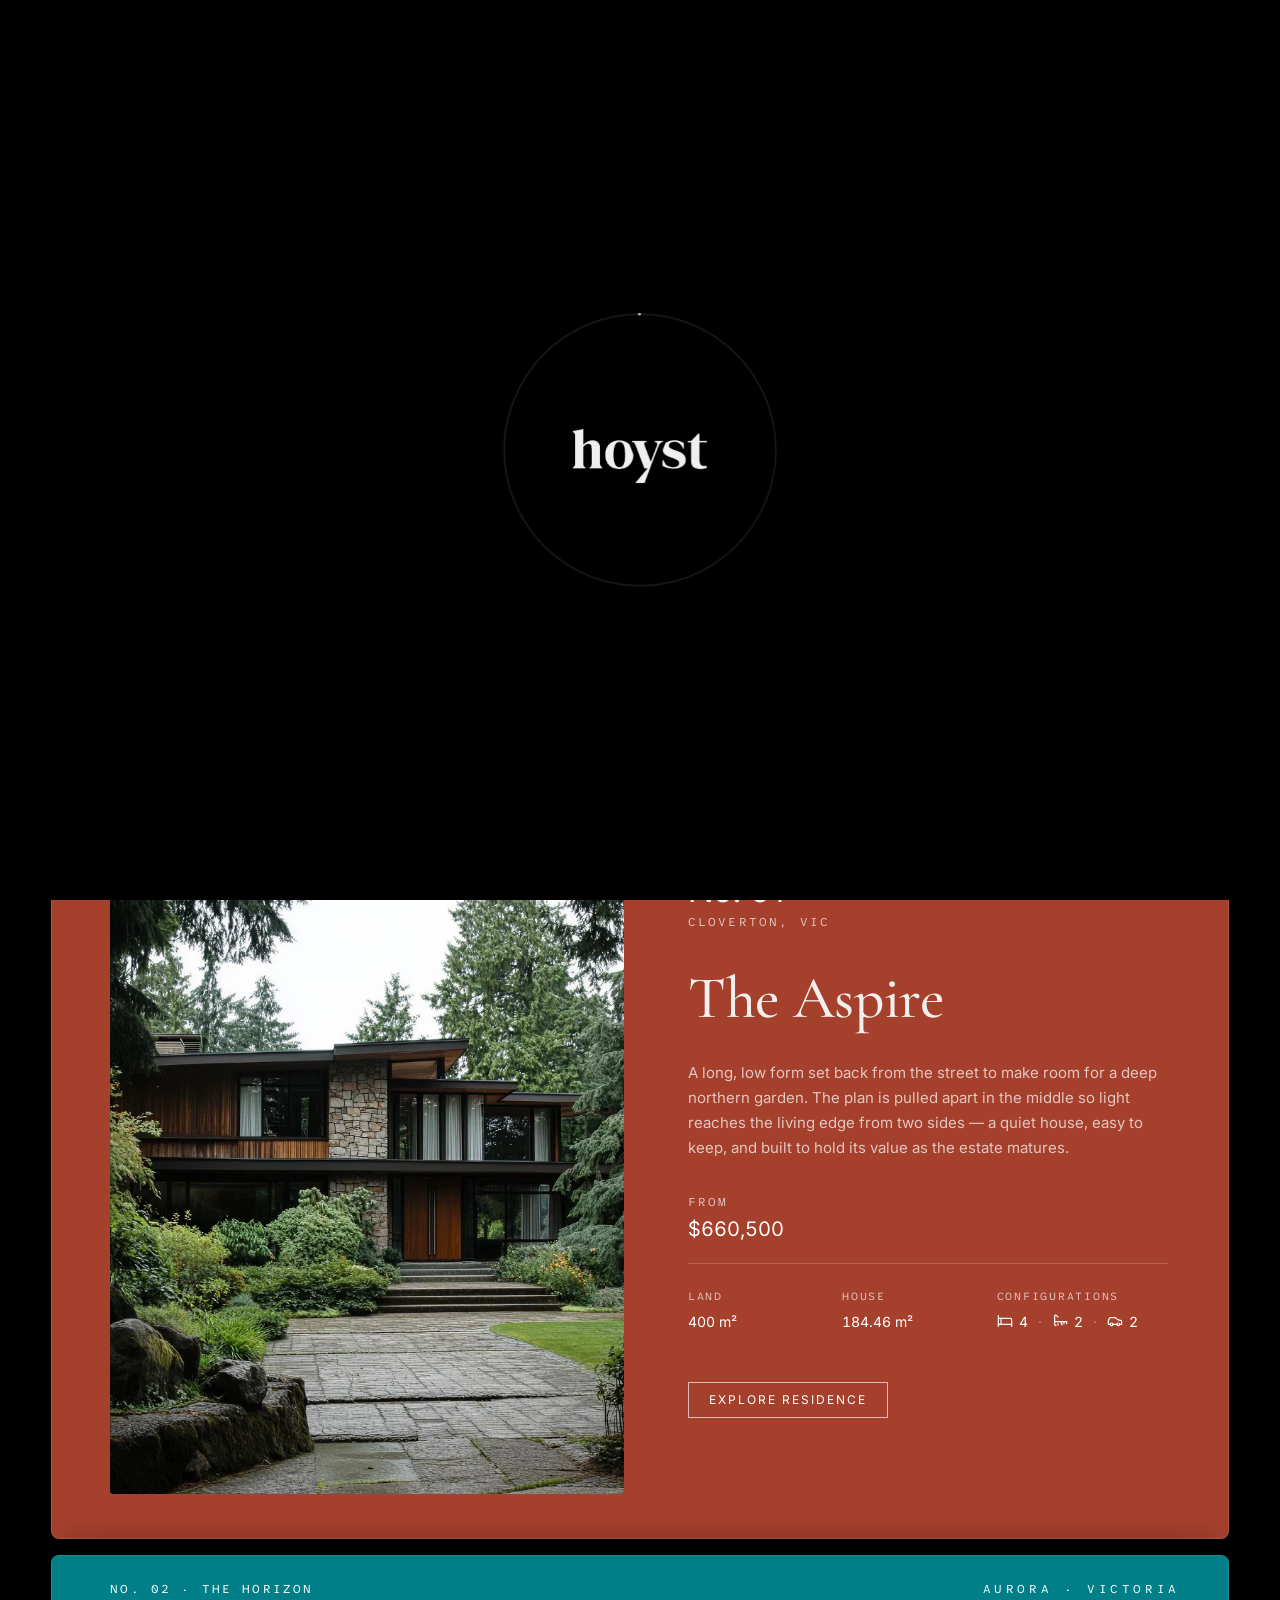
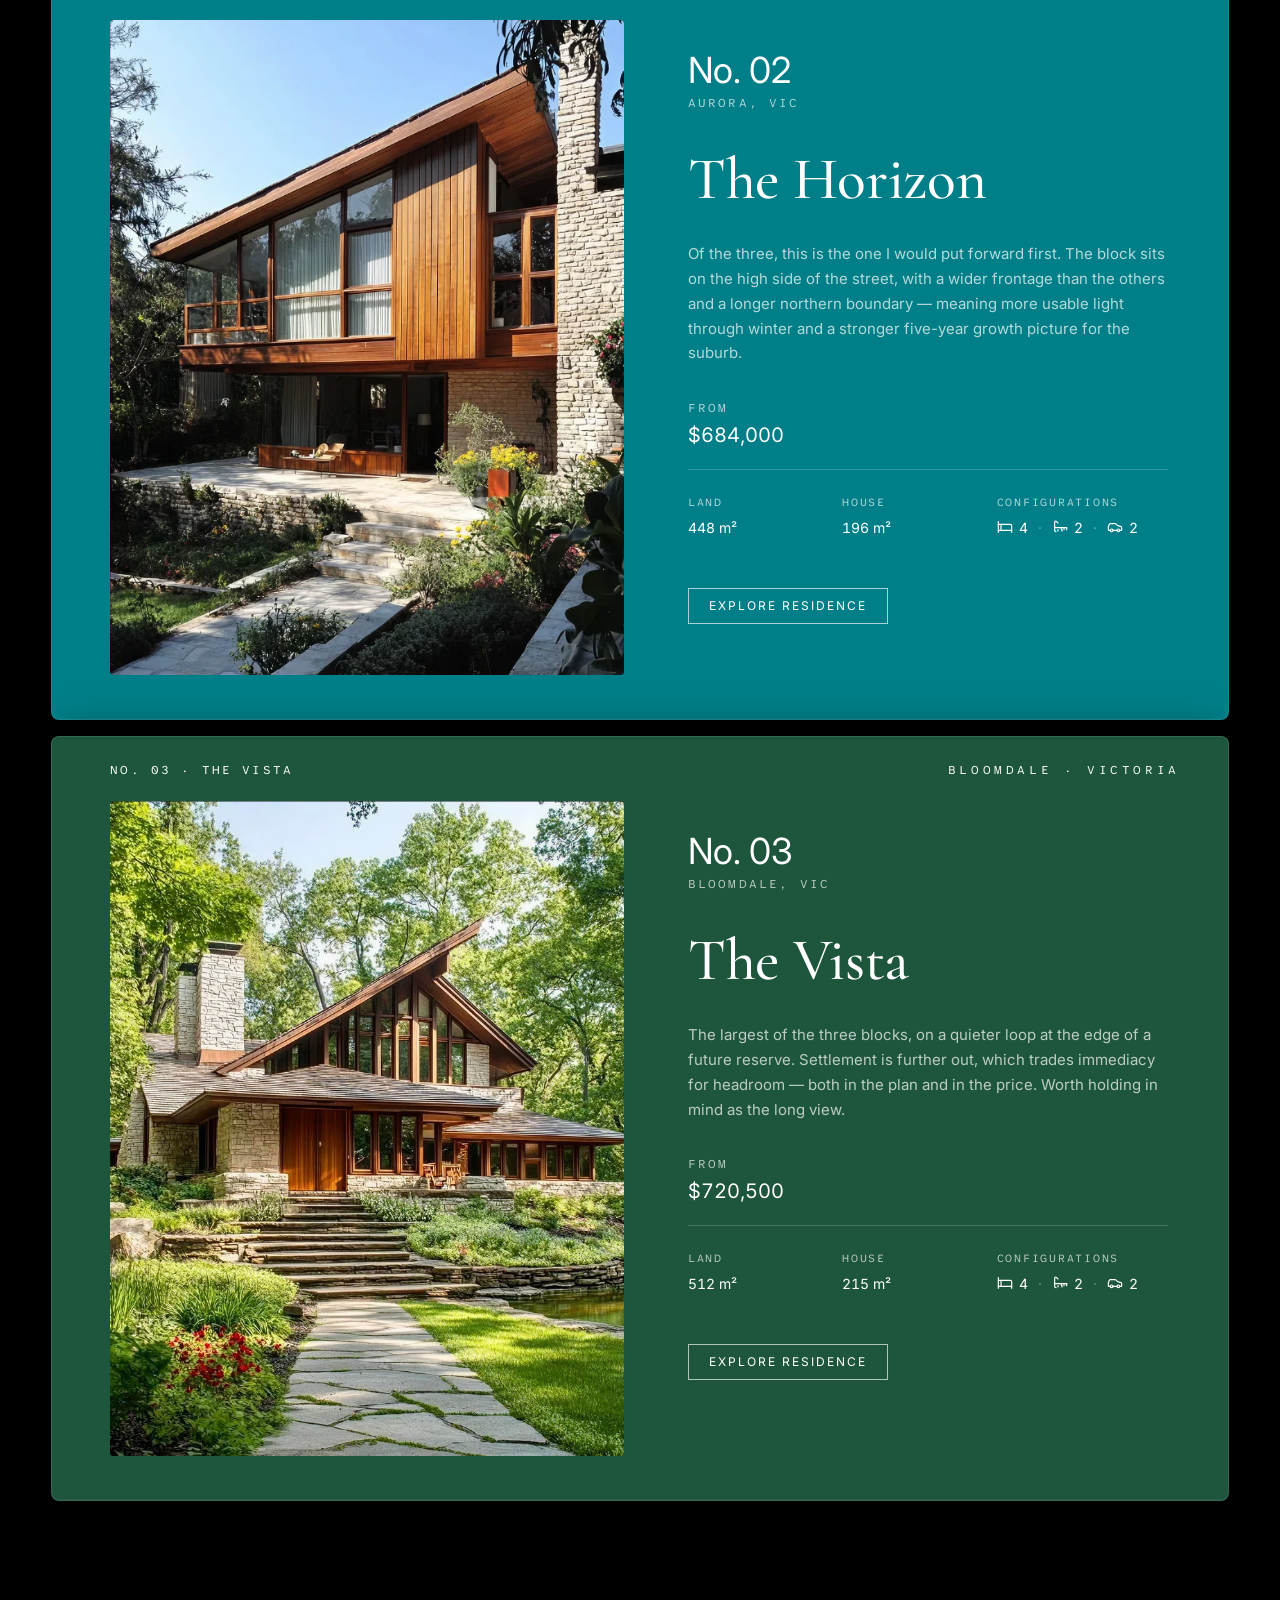
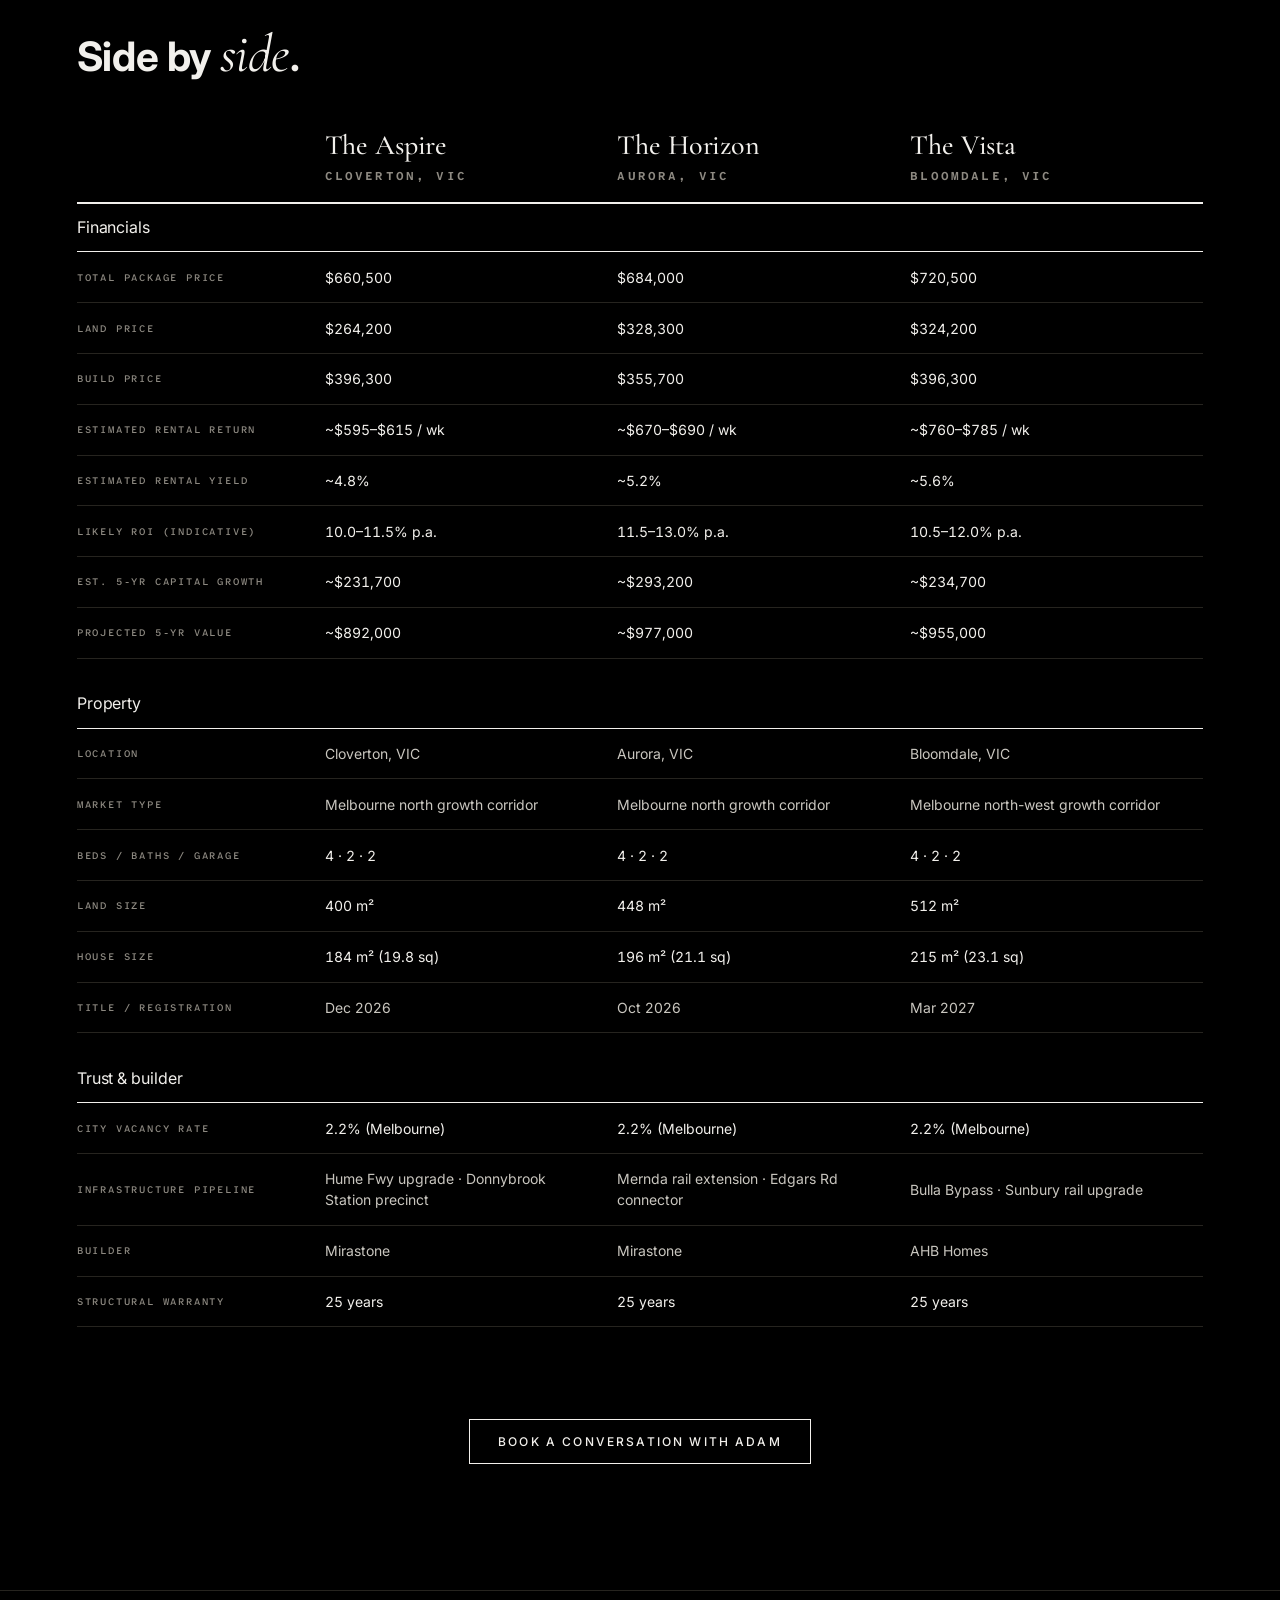
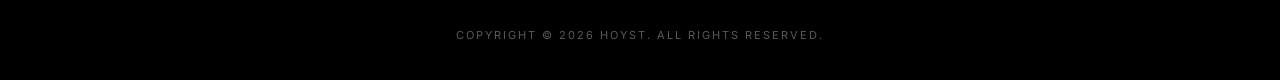
<file: index.html>
<!doctype html>
<html lang="en">
<head>
<meta charset="utf-8">
<title>Hoyst — A curated selection for Sarah</title>
<meta name="viewport" content="width=1440">
<link rel="preconnect" href="https://fonts.googleapis.com">
<link rel="preconnect" href="https://fonts.gstatic.com" crossorigin>
<link href="https://fonts.googleapis.com/css2?family=Cormorant+Garamond:ital,wght@0,300;0,400;0,500;0,600;1,300;1,400;1,500&family=Inter:wght@300;400;500;600&display=swap" rel="stylesheet">
<link rel="stylesheet" href="assets/fonts/atkinson-mono.css">
<script src="image-slot.js"></script>
<style>
  :root{
    /* Dark mode — warm neutral, paper inverted */
    --bg: #0e0e0d;
    --paper: #131312;
    --paper-2: #171714;
    --ink: #f2f0ec;
    --ink-2: #c9c6bf;
    --ink-3: #8e8a82;
    --ink-4: #5c5953;
    --rule: #26241f;
    --rule-2: #1c1b18;
    --placeholder: #1a1917;
    --placeholder-ink: #4a4842;
    --sans: "Inter", "Helvetica Neue", Helvetica, Arial, sans-serif;
    --serif: "Cormorant Garamond", "EB Garamond", "Palatino", Georgia, serif;
    --panel-pad-x: clamp(56px, 6vw, 96px);
    --panel-pad-y: clamp(72px, 10vh, 120px);
    --panel-w: min(100vw, 1440px);
    --topbar-h: 64px;
    --topbar-offset: var(--topbar-h);
    --bottombar-h: 0px;

    /* Shared headline tokens — kept identical between loader and hero
       so the reveal lands exactly on top of the live headline. */
    --headline-size: clamp(48px, 8vh, 92px);
    --headline-serif-size: clamp(66px, 11vh, 124px);
    --headline-leading: .98;
    --headline-track: -.02em;
    --eyebrow-size: 11px;
    --eyebrow-track: .32em;
    --eyebrow-gap: 28px;        /* gap between eyebrow and headline */
  }

  *{box-sizing:border-box}
  html, body{
    margin:0; padding:0;
    background:var(--bg);
    color:var(--ink);
    font-family:var(--sans);
    font-size:15px;
    line-height:1.5;
    -webkit-font-smoothing:antialiased;
    text-rendering:optimizeLegibility;
  }
  body{
    /* Vertical scroll — the page is one long document. */
    overflow-x: hidden;
    overflow-y: auto;
    scroll-behavior: smooth;
  }

  /* ============== Fixed Top Bar ============== */
  .topbar{
    position:fixed; top:0; left:0; right:0;
    height:var(--topbar-h);
    display:flex; align-items:center; justify-content:space-between;
    padding: 0 40px 0 24px;
    border-bottom: 1px solid var(--rule);
    background: rgba(14,14,13,.85);
    backdrop-filter: blur(8px);
    z-index: 50;
    will-change: transform;
    transform: translate3d(0, 0, 0);
    transition: transform .42s cubic-bezier(.22, .61, .36, 1);
  }
  .topbar.is-hidden{
    transform: translate3d(0, -100%, 0);
  }
  @media (prefers-reduced-motion: reduce){
    .topbar{ transition: none; }
  }
  .topbar .left{display:flex;align-items:center;gap:24px;}
  .logo-slot{
    display:flex; align-items:center;
    height: 40px;
  }
  .logo-slot img{
    display:block;
    height: 36px;
    width: auto;
  }
  .topbar .right{display:flex;align-items:center;gap:32px;}
  .nav-link{
    font-size:12px;
    letter-spacing:.14em;
    text-transform:uppercase;
    color:var(--ink-2);
    text-decoration:none;
    font-weight:500;
  }
  .nav-link:hover{color:var(--ink)}
  .client-tag{
    font-size:11px;
    letter-spacing:.14em;
    text-transform:uppercase;
    color:var(--ink-4);
  }
  .client-tag b{color:var(--ink-3);font-weight:500;}

  /* ============== Fixed Bottom Bar (removed) ============== */
  /* The bottom-fixed nav (progress dots + prev/next) was removed by
     request. Keep --bottombar-h: 0 so the existing calc()s elsewhere
     still resolve cleanly without each having to be touched. */
  @keyframes nudge{
    0%, 100%{transform:translateX(0); opacity:.6;}
    50%{transform:translateX(6px); opacity:1;}
  }
  @keyframes nudge-vert{
    0%, 100%{transform:translateY(0); opacity:.6;}
    50%{transform:translateY(6px); opacity:1;}
  }

  /* ============== Stage / sections ============== */
  /* Stage is just a vertical container. Each .panel is a section. */
  .stage{
    position: relative;
    width: 100%;
    /* No top padding — the hero is 100vh and centers its content well
       below the topbar's 64px. Skipping the topbar padding here keeps
       the hero's vertical center matching the loader-reveal's center,
       so the eyebrow + headline don't jump on handoff. Other sections
       handle their own top spacing (stack-cards sticky-pin below the
       topbar; compare panel has its own padding-top). */
    padding-top: 0;
    padding-bottom: var(--bottombar-h);
  }
  .rail{
    display: block;
    width: 100%;
  }
  .panel{
    width: 100%;
    padding: var(--panel-pad-y) var(--panel-pad-x);
    position: relative;
  }
  .panel-num{
    position:absolute;
    top: 28px;
    left: var(--panel-pad-x);
    font-size:11px;
    letter-spacing:.18em;
    text-transform:uppercase;
    color:var(--ink-4);
    z-index: 2;
  }

  /* ============== Serif & type system ============== */
  .serif{font-family:var(--serif); font-weight:400;}
  .ital{font-style:italic;}
  .eyebrow{
    font-size:11px;
    letter-spacing:.18em;
    text-transform:uppercase;
    color:var(--ink-3);
    font-weight:500;
  }
  .micro{
    font-size:11px;
    letter-spacing:.14em;
    text-transform:uppercase;
    color:var(--ink-4);
    font-weight:500;
  }
  .body{
    font-size:15px;
    line-height:1.65;
    color:var(--ink-2);
    max-width: 44ch;
  }
  .body.lg{font-size:16px; max-width:46ch;}

  /* ============== Intro / Hero — centered, no image ==============
     The hero is a single vertically-centered flex column so every
     piece (eyebrow → headline → sub → meta → hint) sits inside the
     first viewport with no dead space above. The loader reveal uses
     an identical layout (with the auxiliary block kept invisible but
     present) so the headline lands exactly on top through the fade. */
  .panel.intro-panel{
    padding: var(--topbar-h) clamp(40px, 6vw, 96px) calc(var(--bottombar-h) + 16px);
    min-height: 100vh;
    position: relative;
    display: flex;
    flex-direction: column;
    align-items: center;
    justify-content: center;
    gap: clamp(28px, 4vh, 56px);
  }
  .hero-headline{
    text-align: center;
    display: flex;
    flex-direction: column;
    align-items: center;
    gap: var(--eyebrow-gap);
    width: min(92%, 1100px);
    margin: 0;
  }
  .hero-headline .eyebrow{
    font-family: "Atkinson Hyperlegible Mono", monospace;
    font-size: var(--eyebrow-size);
    letter-spacing: var(--eyebrow-track);
    text-transform: uppercase;
    color: rgba(255,255,255,.45);
    font-weight: 400;
    margin: 0;
  }
  .hero-headline h1{
    font-family: var(--sans);
    font-weight: 300;
    font-size: var(--headline-size);
    line-height: var(--headline-leading);
    letter-spacing: var(--headline-track);
    margin: 0;
    color: var(--ink);
    white-space: nowrap;
  }
  .hero-headline h1 .serif{
    font-family: var(--serif);
    font-weight: 400;
    font-size: var(--headline-serif-size);
    letter-spacing: -.005em;
  }
  /* Subtitle, meta, hint — flow naturally below the headline. */
  .hero-aux{
    width: min(92%, 760px);
    text-align: center;
    display: flex;
    flex-direction: column;
    align-items: center;
    gap: clamp(18px, 2.6vh, 28px);
  }
  .hero-aux .sub{
    font-size: clamp(14px, 1.6vh, 17px);
    line-height: 1.6;
    color: var(--ink-2);
    max-width: 58ch;
    margin: 0;
  }
  .hero-aux .meta-row{
    display:flex; gap: clamp(28px, 4vw, 56px); align-items:center;
    justify-content: center;
    border-top:1px solid var(--rule);
    padding-top: clamp(16px, 2.4vh, 24px);
    margin-top: 4px;
    flex-wrap: wrap;
    width: 100%;
  }
  .hero-aux .meta-row .cell{display:flex; flex-direction:column; gap:6px; text-align:center;}
  .hero-aux .meta-row .k{font-family:"Atkinson Hyperlegible Mono", monospace;font-size:10px;letter-spacing:.16em;text-transform:uppercase;color:var(--ink-4);}
  .hero-aux .meta-row .v{font-size:14px;color:var(--ink-2);}
  .hero-aux .hint-line{
    position: static;
    display:flex; align-items:center; gap:14px;
    font-size:11px;
    letter-spacing:.18em;
    text-transform:uppercase;
    color: var(--ink-4);
    padding-top: 8px;
  }
  .hero-aux .hint-line .rule{width:64px; height:1px; background:var(--ink-4);}

  /* Hero reveal — eyebrow + h1 fade in instantly (the loader holds the
     same content in place), the auxiliary stack fades in just after. */
  .panel.intro-panel .hero-headline,
  .panel.intro-panel .hero-aux{
    opacity: 0;
    transition: opacity .9s var(--reveal-ease, cubic-bezier(.2,.6,.2,1));
  }
  .panel.intro-panel.is-active .hero-headline{ opacity: 1; }
  .panel.intro-panel.is-active .hero-aux{ opacity: 1; transition-delay: .15s; }
  .hero-aux > *{
    opacity: 0; transform: translateY(10px);
    transition: opacity .7s var(--reveal-ease, cubic-bezier(.2,.6,.2,1)),
                transform .7s var(--reveal-ease, cubic-bezier(.2,.6,.2,1));
  }
  .panel.intro-panel.is-active .hero-aux > *{ opacity: 1; transform: none; }
  .panel.intro-panel.is-active .hero-aux > *:nth-child(1){ transition-delay: .15s; }
  .panel.intro-panel.is-active .hero-aux > *:nth-child(2){ transition-delay: .25s; }
  .panel.intro-panel.is-active .hero-aux > *:nth-child(3){ transition-delay: .35s; }

  /* ============== Packages — stacking cards (pure CSS sticky) ==============
     Each .stack-card lives directly inside .packages and uses
     position: sticky with a progressively larger top value and z-index
     so each new card pins a little lower than the previous one, leaving
     the prior card's top edge peeking above for a layered look. No
     scroll-driven JS — the browser does the work. Min-height of 85vh on
     each card guarantees the user has to scroll to reveal the next one. */
  .packages{
    /* Pull the first card up into the hero's bottom margin so a sliver
       of it is visible in the hero viewport. */
    margin-top: -14vh;
    padding: 0 clamp(24px, 4vw, 56px);
    display: flex;
    flex-direction: column;
  }
  .stack-card[data-stack-index="0"]{ top: calc(var(--topbar-offset) + 24px); z-index: 1; }
  .stack-card[data-stack-index="1"]{ top: calc(var(--topbar-offset) + 64px); z-index: 2; }
  .stack-card[data-stack-index="2"]{ top: calc(var(--topbar-offset) + 104px); z-index: 3; }
  /* Tightens stack-card pinning when the topbar hides so the cards reclaim
     the freed space. To revert: change `var(--topbar-offset)` back to
     `var(--topbar-h)` in the three rules above and drop the `top` entry
     from the stack-card transition below. */

  /* Progressive width while stacking — driven by a `--cover` custom prop
     set in JS as a 0..N float ("how many cards are currently covering me",
     fractional during transitions). Each unit of cover pulls width in by
     5%, so 1.0 = 95%, 2.0 = 90%. Centered via margin auto so both edges
     pull in equally. The CSS transition smooths out scroll-tick jitter. */
  .stack-card{
    width: calc(100% - var(--cover, 0) * 5%);
    margin-left: auto;
    margin-right: auto;
    /* Per-frame JS already provides smooth interpolation. The short
       transition just damps out micro-jitter between scroll ticks
       without feeling laggy. */
    transition: width .18s linear,
                top .42s cubic-bezier(.22, .61, .36, 1);
    will-change: width;
  }

  .stack-card{
    position: sticky;
    min-height: 85vh;
    background: var(--paper);
    border: 1px solid var(--rule);
    border-radius: 8px;
    --card-pad-x: clamp(40px, 5vw, 72px);
    padding: clamp(36px, 5vh, 56px) var(--card-pad-x);
    display: grid;
    grid-template-columns: minmax(0, 1.05fr) minmax(0, 1fr);
    column-gap: clamp(40px, 5vw, 72px);
    align-items: center;
    /* Top-oriented drop shadow — the card casts a soft shadow upward
       onto the sliver of the previous card peeking above it, selling
       the "sitting on top of the layer beneath" illusion. A 1px hair-
       line highlight on the inner top edge sharpens the boundary. */
    box-shadow:
      0 -1px 0 rgba(255, 255, 255, .04) inset,
      0 -14px 36px -14px rgba(0, 0, 0, .65);
  }
  .stack-card .panel-num{
    position: absolute;
    top: 24px;
    left: var(--card-pad-x);
    color: var(--ink-4);
  }
  .stack-card .side-label{
    position: absolute;
    top: 24px;
    right: var(--card-pad-x);
    font-size:10px;
    letter-spacing:.3em;
    text-transform:uppercase;
    color:var(--ink-4);
  }
  .stack-card .img-col{
    height: 100%;
    min-height: 0;
    display: flex;
    align-items: center;
  }
  .stack-card .img-col image-slot{
    width: 100%;
    height: 100%;
    max-height: calc(85vh - clamp(72px, 10vh, 112px));
    display: block;
    border-radius: 12px;
    overflow: hidden;
  }
  .stack-card .img-caption{
    display: none;
  }
  .stack-card .copy-col{
    display:flex; flex-direction:column;
    gap: clamp(16px, 2.4vh, 28px);
    max-width: 520px;
    padding: 8px 0;
  }
  .stack-card .no{
    font-family: var(--serif);
    font-style: normal;
    font-weight: 400;
    font-size: clamp(28px, 4vh, 44px);
    line-height: 1;
    color: var(--ink);
    letter-spacing: -.01em;
  }
  .stack-card .loc{
    font-size: 11px;
    letter-spacing:.18em;
    text-transform:uppercase;
    color: var(--ink-3);
  }
  .stack-card .name{
    font-family: var(--serif);
    font-weight: 500;
    font-size: clamp(44px, 6.6vh, 72px);
    line-height: 1;
    margin: 0;
    color: var(--ink);
    letter-spacing: -.005em;
  }
  .stack-card .desc{
    font-size: 15px;
    line-height: 1.65;
    color: var(--ink-2);
    max-width: 46ch;
  }
  .stack-card .stats{
    display:flex; align-items:center; gap: 24px;
    padding: 16px 0;
    border-top: 1px solid var(--rule);
    border-bottom: 1px solid var(--rule);
    font-size: 13px;
    color: var(--ink-2);
    flex-wrap: wrap;
  }
  .stack-card .stats .dot{color: var(--ink-4);}
  .stack-card .stats .price{color:var(--ink); font-weight:500;}
  .stack-card .stats .lab{font-size:10px;letter-spacing:.16em;text-transform:uppercase;color:var(--ink-4); display:block; margin-bottom:4px;}
  .stack-card .stats .cell{display:flex; flex-direction:column;}
  .stack-card .stats .sep{width:1px; height:24px; background:var(--rule);}
  .stack-card .actions{
    display:flex; align-items:center; justify-content:space-between;
    gap: 20px;
  }

  /* Generic helpers reused from before */
  .view-link{
    font-size:12px;
    letter-spacing:.14em;
    text-transform:uppercase;
    color:var(--ink);
    text-decoration:none;
    border-bottom:1px solid var(--ink);
    padding-bottom: 4px;
    font-weight:500;
    transition: color .25s ease, border-color .25s ease;
  }
  .view-link .arrow{margin-left:6px; display:inline-block; transition:transform .3s ease;}
  .view-link:hover{color:var(--ink-2); border-color:var(--ink-2);}
  .view-link:hover .arrow{transform:translateX(4px);}

  /* ============== Apple-style expand-to-detail transition ============== */
  /* Black backdrop fades in behind the growing image so the navigation
     hand-off never flashes white (the detail page is also black). */
  .morph-backdrop{
    position: fixed; inset: 0;
    background: #000;
    opacity: 0;
    z-index: 9998;
    pointer-events: none;
    transition: opacity .5s ease .12s;
  }
  .morph-backdrop.on{ opacity: 1; }
  /* The flying image: starts pinned to the card thumbnail's box, then
     grows to full-bleed on an ease-in-out ramp, cover-cropping the whole
     way so it lands exactly on the detail page's full-bleed hero. */
  .morph-overlay{
    position: fixed;
    z-index: 9999;
    overflow: hidden;
    will-change: left, top, width, height, border-radius;
    box-shadow: 0 40px 120px rgba(0,0,0,.45);
    transition:
      left .82s cubic-bezier(.66,0,.18,1),
      top .82s cubic-bezier(.66,0,.18,1),
      width .82s cubic-bezier(.66,0,.18,1),
      height .82s cubic-bezier(.66,0,.18,1),
      border-radius .6s ease,
      box-shadow .82s ease;
  }
  .morph-overlay img{ width: 100%; height: 100%; object-fit: cover; display: block; }
  /* The originating page eases back and dims, the way an Apple grid recedes
     as a tile takes over the screen. */
  body.is-leaving .rail{
    transition: opacity .5s ease, transform .82s cubic-bezier(.66,0,.18,1);
    opacity: 0;
    transform: scale(.985);
  }
  @media (prefers-reduced-motion: reduce){
    .morph-overlay, body.is-leaving .rail{ transition: none; }
  }
  .status-tag{
    font-size:10px;
    letter-spacing:.18em;
    text-transform:uppercase;
    color:var(--ink-3);
    display:flex; align-items:center; gap:8px;
  }
  .status-tag::before{
    content:""; width:6px; height:6px; border-radius:50%;
    background:var(--ink-3);
    display:inline-block;
  }

  /* ============== Comparison Panel ============== */
  .panel.compare-panel{
    padding-top: clamp(96px, 14vh, 160px);
    padding-bottom: clamp(96px, 14vh, 160px);
  }
  .compare{
    display:flex;
    flex-direction:column;
    width: 100%;
    max-width: 1280px;
    margin: 0 auto;
    gap: clamp(28px, 4vh, 48px);
  }
  .compare-head{
    display:flex; align-items:flex-end; justify-content:space-between;
    gap: 40px;
  }
  .compare-head .title{
    font-family: var(--sans);
    font-weight: 700;
    font-size: clamp(32px, 4.5vh, 52px);
    line-height: 1;
    margin: 0;
    letter-spacing: -.01em;
  }
  .compare-head .title .serif{font-family:var(--serif); font-weight:400; font-style: italic; font-size: clamp(42px, 6vh, 70px);}
  .compare-head .title .ital{font-weight:300;}
  .compare-head .lead{
    font-size:14px;
    color: var(--ink-2);
    max-width: 36ch;
    line-height:1.55;
  }

  table.matrix{
    width:100%;
    border-collapse: collapse;
    table-layout: fixed;
  }
  table.matrix col.label-col{width:22%;}
  table.matrix col.res-col{width:26%;}
  table.matrix thead th{
    text-align:left;
    padding: clamp(14px, 2vh, 22px) 24px clamp(14px, 2vh, 22px) 0;
    vertical-align:bottom;
    border-bottom: 1px solid var(--ink);
    position: sticky;
    top: var(--topbar-offset);
    background: var(--bg);
    z-index: 5;
    box-shadow: inset 0 -1px 0 var(--ink);
  }
  table.matrix thead th .col-name{
    font-family: var(--serif);
    font-weight: 500;
    font-size: clamp(22px, 3vh, 30px);
    line-height: 1;
    color: var(--ink);
    letter-spacing:-.005em;
    margin-bottom: 8px;
  }
  table.matrix thead th .col-loc{
    font-size: 10px;
    letter-spacing:.18em;
    text-transform:uppercase;
    color:var(--ink-3);
  }
  table.matrix thead th.empty{border-bottom: 1px solid var(--ink);}
  table.matrix tbody td{
    padding: clamp(10px, 1.6vh, 16px) 24px clamp(10px, 1.6vh, 16px) 0;
    border-bottom: 1px solid var(--rule);
    font-size: 14px;
    color: var(--ink);
    vertical-align: middle;
  }
  table.matrix tbody tr:last-child td{border-bottom: 1px solid var(--rule);}
  table.matrix tbody td.row-label{
    font-size: 10px;
    letter-spacing:.18em;
    text-transform: uppercase;
    color: var(--ink-3);
    font-weight: 500;
  }
  table.matrix tbody td.muted{color:var(--ink-2);}
  table.matrix tbody tr:not(.section-row) td{
    transition: background-color .2s ease, color .2s ease;
  }
  table.matrix tbody tr:not(.section-row):hover td{
    background-color: rgba(255, 255, 255, .035);
  }
  table.matrix tbody tr:not(.section-row):hover td.row-label,
  table.matrix tbody tr:not(.section-row):hover td.muted{
    color: var(--ink);
  }

  /* ============== Stack-card CTA hover ============== */
  .stack-card .view-link{
    transition: background-color .25s ease,
                border-color .25s ease,
                color .25s ease,
                letter-spacing .25s ease;
  }
  .stack-card .view-link:hover{
    background-color: rgba(255, 255, 255, 0.92) !important;
    border-color: rgba(255, 255, 255, 0.92) !important;
    color: rgb(20, 28, 70) !important;
  }
  .stack-card .view-link:active{
    transform: translateY(1px);
  }
  .stack-card .view-link:focus-visible{
    outline: 2px solid rgba(255, 255, 255, 0.85);
    outline-offset: 3px;
  }
  table.matrix tbody tr.section-row td{
    padding-top: clamp(28px, 3.6vh, 40px);
    padding-bottom: clamp(10px, 1.4vh, 14px);
    border-bottom: 1px solid var(--ink);
    font-family: var(--sans);
    font-style: normal;
    font-weight: 400;
    font-size: 16px;
    letter-spacing: -.005em;
    text-transform: none;
    color: var(--ink);
  }
  table.matrix tbody tr.section-row:first-child td{
    padding-top: clamp(10px, 1.2vh, 14px);
  }
  table.matrix tbody tr:nth-child(n+9){ transition-delay: .62s !important; }

  /* ============== Footer ============== */
  .site-footer{
    border-top: 1px solid var(--rule);
    padding: clamp(28px, 4vh, 44px) clamp(24px, 4vw, 48px);
    text-align: center;
    font-size: 11px;
    letter-spacing: .18em;
    text-transform: uppercase;
    color: var(--ink-4);
  }

  .compare-actions{
    display:flex; justify-content:center;
    margin-top: 16px;
  }
  .btn-primary{
    appearance: none;
    border: 1px solid var(--ink);
    background: transparent;
    color: var(--ink);
    padding: 14px 28px;
    font-family: var(--sans);
    font-size: 12px;
    letter-spacing:.18em;
    text-transform:uppercase;
    font-weight: 500;
    cursor: pointer;
    transition: background .25s ease, color .25s ease, border-color .25s ease;
  }
  .btn-primary:hover{
    background: var(--ink);
    border-color: var(--ink);
    color: var(--bg);
  }

  /* Make the image-slot placeholder fit the dark theme */
  image-slot{
    --slot-bg: var(--placeholder);
    --slot-ink: var(--placeholder-ink);
    background: var(--placeholder);
    color: var(--placeholder-ink);
  }

  /* Tabular numerals for prices/stats */
  .tnum{font-variant-numeric: tabular-nums;}

  /* ============== Scroll reveal ============== */
  :root{
    --reveal-ease: cubic-bezier(.2,.6,.2,1);
    --reveal-dur: .85s;
  }

  /* Stacking cards reveal */
  .stack-card .copy-col > *,
  .stack-card .img-col{
    opacity: 0;
    transform: translateY(14px);
    transition: opacity .7s var(--reveal-ease),
                transform .7s var(--reveal-ease);
  }
  .stack-card.is-in .img-col{ opacity: 1; transform: none; transition-delay: .05s; }
  .stack-card.is-in .copy-col > *{ opacity: 1; transform: none; }
  .stack-card.is-in .copy-col > *:nth-child(1){ transition-delay: .10s; }
  .stack-card.is-in .copy-col > *:nth-child(2){ transition-delay: .16s; }
  .stack-card.is-in .copy-col > *:nth-child(3){ transition-delay: .22s; }
  .stack-card.is-in .copy-col > *:nth-child(4){ transition-delay: .30s; }
  .stack-card.is-in .copy-col > *:nth-child(5){ transition-delay: .38s; }
  .stack-card.is-in .copy-col > *:nth-child(6){ transition-delay: .46s; }

  /* Compare panel reveal */
  .panel .compare-head > *,
  .panel .compare-actions{
    opacity: 0;
    transform: translateY(14px);
    transition: opacity .7s var(--reveal-ease),
                transform .7s var(--reveal-ease);
  }
  .compare-head.is-in > *,
  .compare-actions.is-in{ opacity: 1; transform: none; }
  .compare-head.is-in > *:nth-child(1){ transition-delay: .00s; }
  .compare-head.is-in > *:nth-child(2){ transition-delay: .10s; }
  .compare-actions.is-in{ transition-delay: .15s; }

  .panel table.matrix thead th,
  .panel table.matrix tbody tr{
    opacity: 0;
    transform: translateY(10px);
    transition: opacity .55s var(--reveal-ease),
                transform .55s var(--reveal-ease);
  }
  table.matrix.is-in thead th,
  table.matrix.is-in tbody tr{ opacity: 1; transform: none; }
  table.matrix.is-in thead th:nth-child(1){ transition-delay: .05s; }
  table.matrix.is-in thead th:nth-child(2){ transition-delay: .11s; }
  table.matrix.is-in thead th:nth-child(3){ transition-delay: .17s; }
  table.matrix.is-in thead th:nth-child(4){ transition-delay: .23s; }
  table.matrix.is-in tbody tr:nth-child(1){ transition-delay: .20s; }
  table.matrix.is-in tbody tr:nth-child(2){ transition-delay: .26s; }
  table.matrix.is-in tbody tr:nth-child(3){ transition-delay: .32s; }
  table.matrix.is-in tbody tr:nth-child(4){ transition-delay: .38s; }
  table.matrix.is-in tbody tr:nth-child(5){ transition-delay: .44s; }
  table.matrix.is-in tbody tr:nth-child(6){ transition-delay: .50s; }
  table.matrix.is-in tbody tr:nth-child(7){ transition-delay: .56s; }
  table.matrix.is-in tbody tr:nth-child(8){ transition-delay: .62s; }

  /* Respect user preference — no motion if requested */
  @media (prefers-reduced-motion: reduce){
    .panel .res .img-col,
    .panel .res .copy-col > *,
    .stack-card .copy-col > *,
    .stack-card .img-col,
    .panel .panel-num,
    .panel .side-label,
    .panel .compare-head > *,
    .panel .compare-actions,
    .panel table.matrix thead th,
    .panel table.matrix tbody tr,
    .hero-headline, .hero-aux, .hero-aux > *{
      opacity: 1; transform: none; transition: none;
    }
    html{ scroll-behavior: auto; }
    body{ scroll-behavior: auto; }
  }

  /* ============== Loader ============== */
  .loader{
    position: fixed;
    top: 0; left: 0; right: 0; bottom: 0;
    width: 100vw;
    height: 100vh;
    z-index: 9999;
    background: #000;
    transition: background-color .9s cubic-bezier(.4,0,.2,1),
                opacity .9s cubic-bezier(.4,0,.2,1),
                visibility 0s linear 1s;
  }
  .loader.is-gone{
    opacity: 0;
    visibility: hidden;
    pointer-events: none;
    background: var(--bg);
  }
  .loader-mark{
    position: absolute;
    top: 50%;
    left: 50%;
    transform: translate(-50%, -50%);
    width: 280px;
    height: 280px;
  }
  .loader.is-gone .loader-mark{
    transform: translate(-50%, -50%) scale(1.06);
    opacity: 0;
    transition: transform 1s cubic-bezier(.4,0,.2,1),
                opacity .7s cubic-bezier(.4,0,.2,1);
  }

  /* Sequenced entrance: logo first, then track, then fill begins */
  .loader-ring{
    position: absolute;
    inset: 0;
    width: 100%;
    height: 100%;
    transform: rotate(-90deg);
    overflow: visible;
  }
  .loader-ring .track{
    fill: none;
    stroke: rgba(255,255,255,.10);
    stroke-width: .6;
    opacity: 0;
    animation: loaderTrackIn 900ms cubic-bezier(.4,0,.2,1) 1300ms forwards;
  }
  .loader-ring .progress{
    fill: none;
    stroke: #ffffff;
    stroke-width: .6;
    stroke-linecap: round;
    opacity: 0;
    animation: loaderTrackIn 500ms cubic-bezier(.4,0,.2,1) 2600ms forwards;
  }
  .loader-logo{
    position: absolute;
    top: 50%;
    left: 50%;
    transform: translate(-50%, calc(-50% + 6px)) scale(.985);
    width: 48%;
    height: auto;
    display: block;
    opacity: 0;
    animation: loaderLogoIn 1400ms cubic-bezier(.2,.6,.2,1) 500ms forwards;
  }
  @keyframes loaderLogoIn{
    from{ opacity: 0; transform: translate(-50%, calc(-50% + 6px)) scale(.985); }
    to  { opacity: .94; transform: translate(-50%, calc(-50% + 6px)) scale(1); }
  }
  @keyframes loaderTrackIn{
    from{ opacity: 0; }
    to  { opacity: 1; }
  }

  /* Reveal headline — mirrors the hero panel layout exactly (same
     padding, gap, justify-content) so the eyebrow + headline land on
     top of the live hero through the fade. The aux block is rendered
     invisibly to occupy the same vertical space as the real one.
     Note: padding is 0 to match the intro panel's current state — if
     the panel's padding changes, mirror it here. */
  .loader-reveal{
    position: absolute;
    inset: 0;
    padding: 0;
    display: flex;
    flex-direction: column;
    align-items: center;
    justify-content: center;
    gap: clamp(28px, 4vh, 56px);
    text-align: center;
    color: var(--ink);
    opacity: 0;
    pointer-events: none;
    transition: opacity .9s cubic-bezier(.4,0,.2,1);
  }
  .loader-reveal .headline-group{
    width: min(92%, 1100px);
    display: flex;
    flex-direction: column;
    align-items: center;
    gap: var(--eyebrow-gap);
  }
  .loader-reveal .aux-ghost{
    visibility: hidden;
    width: min(92%, 760px);
    display: flex;
    flex-direction: column;
    align-items: center;
    gap: clamp(18px, 2.6vh, 28px);
  }
  .loader-reveal .aux-ghost .meta-row{
    display:flex; gap: clamp(28px, 4vw, 56px); align-items:center;
    justify-content: center;
    border-top:1px solid var(--rule);
    padding-top: clamp(16px, 2.4vh, 24px);
    margin-top: 4px;
    flex-wrap: wrap;
    width: 100%;
  }
  .loader-reveal .aux-ghost .meta-row .cell{display:flex; flex-direction:column; gap:6px;}
  .loader-reveal .aux-ghost .meta-row .k{font-family:"Atkinson Hyperlegible Mono", monospace;font-size:10px;letter-spacing:.16em;text-transform:uppercase;}
  .loader-reveal .aux-ghost .meta-row .v{font-size:14px;}
  .loader-reveal .aux-ghost .sub{
    font-size: clamp(14px, 1.6vh, 17px);
    line-height: 1.6;
    max-width: 58ch;
    margin: 0;
  }
  .loader-reveal .aux-ghost .hint-line{
    display:flex; align-items:center; gap:14px;
    font-size:11px;
    letter-spacing:.18em;
    text-transform:uppercase;
    padding-top: 8px;
  }
  .loader-reveal .aux-ghost .hint-line .rule{width:64px; height:1px; background:transparent;}
  .loader-reveal .eyebrow{
    display: block;
    font-family: "Atkinson Hyperlegible Mono", monospace;
    font-size: 12px;
    letter-spacing: var(--eyebrow-track);
    text-transform: uppercase;
    color: rgba(255,255,255,.45);
    font-weight: 400;
    margin: 0;
  }
  .loader-reveal .headline{
    font-family: var(--sans);
    font-weight: 300;
    font-size: var(--headline-size);
    line-height: var(--headline-leading);
    letter-spacing: var(--headline-track);
    color: #ffffff;
    margin: 0;
    white-space: nowrap;
  }
  .loader-reveal .headline .serif{
    font-family: var(--serif);
    font-weight: 400;
    font-size: var(--headline-serif-size);
    letter-spacing: -.005em;
  }
  .loader.is-reveal .loader-reveal{
    opacity: 1;
  }
  /* When reveal is active, hide the mark */
  .loader.is-reveal .loader-mark{
    opacity: 0;
    transform: translate(-50%, -50%) scale(1.04);
    transition: opacity .7s cubic-bezier(.4,0,.2,1),
                transform 1s cubic-bezier(.4,0,.2,1);
  }

  body.is-loading{ overflow: hidden; }
  body.is-loading .stage{ pointer-events: none; }
</style>
</head>
<body class="is-loading" style="background-color: rgb(0, 0, 0)">

<!-- ============== Loader ============== -->
<div class="loader" id="loader" role="status" aria-label="Loading">
  <div class="loader-mark">
    <svg class="loader-ring" viewBox="0 0 100 100" aria-hidden="true">
      <circle class="track" cx="50" cy="50" r="48.5"></circle>
      <circle class="progress" cx="50" cy="50" r="48.5"
              pathLength="1"
              stroke-dasharray="1"
              stroke-dashoffset="1"></circle>
    </svg>
    <img class="loader-logo" src="assets/hoyst-logo-trim.png" alt="Hoyst">
  </div>
  <div class="loader-reveal" aria-hidden="true">
    <div class="headline-group">
      <span class="eyebrow">Curated by Adam</span>
      <h2 class="headline" style="font-weight: 600; font-family: Inter">A curated selection<br><i style="font-family: 'Cormorant Garamond', serif; font-style: italic; font-weight: 500; font-size: 82px">for Sarah.</i></h2>
    </div>
    <!-- Mirrors the hero's auxiliary content exactly so the headline-
         group lands in the same Y position as the live hero headline.
         Visually hidden — purely a layout spacer. -->
    <div class="aux-ghost" aria-hidden="true" style="gap: 18px">
      <p class="sub" style="width: 669px">I've put together what I think are three genuinely strong investment options. I've been thorough on the due diligence, so you can focus on which one feels right for your situation.</p>
      <div class="meta-row" style="border-width: 0px; gap: 64px">
        <div class="cell"><span class="k">PACKAGES</span><span class="v">Three</span></div>
        <div class="cell"><span class="k">Price range</span><span class="v">$742,227 – $799,272</span></div>
        <div class="cell"><span class="k">Estimated yield</span><span class="v">3.8% – 4.7% p.a.</span></div>
        <div class="cell"><span class="k">Prepared</span><span class="v">26 May 2026</span></div>
        <div class="cell"><span class="k">Validity</span><span class="v">30 June 2026</span></div>
      </div>
      <div class="hint-line"><span class="rule"></span><span>Scroll to begin</span><span class="arrow">↓</span></div>
    </div>
  </div>
</div>

<!-- ============== Top Bar ============== -->
<header class="topbar" data-screen-label="Top Bar">
  <div class="left">
    <div class="logo-slot" aria-label="Hoyst">
      <img src="assets/hoyst-logo.png" alt="Hoyst">
    </div>
  </div>
  <div class="right">
    <span class="client-tag" style="font-family: &quot;Atkinson Hyperlegible Mono&quot;; font-size: 11px">Private collection · <b>Sarah Chen</b></span>
  </div>
</header>

<!-- ============== Stage (vertical) ============== -->
<main class="stage" id="stage">
  <div class="rail" id="rail">

    <!-- ---------- 01 · INTRO / HERO ---------- -->
    <section class="panel intro-panel" data-screen-label="01 Intro" data-panel="1" data-panel-label="Intro" id="panel-intro" style="height: 90px; padding: 0px">
      <div class="hero-headline">
        <span class="eyebrow" style="font-size: 12px">CURATED BY ADAM</span>
        <h1 style="font-weight: 600; font-family: Inter">A curated selection<br><i style="font-family: &#39;Cormorant Garamond&#39;, serif; font-style: italic; font-weight: 500; font-size: 82px">for Sarah.</i></h1>
      </div>
      <div class="hero-aux" style="gap: 18px">
        <p class="sub" style="width: 669px">I've put together what I think are three genuinely strong investment options. I've been thorough on the due diligence, so you can focus on which one feels right for your situation.</p>
        <div class="meta-row" style="border-width: 0px; gap: 64px; width: 815px">
          <div class="cell">
            <span class="k" style="font-size: 11px">PACKAGES</span>
            <span class="v">Three</span>
          </div>
          <div class="cell">
            <span class="k" style="font-size: 11px">Price range</span>
            <span class="v">$660,500 - $720,500</span>
          </div>
          <div class="cell">
            <span class="k" style="font-size: 11px">Estimated yield</span>
            <span class="v">4.8% – 5.6% p.a.</span>
          </div>
          <div class="cell">
            <span class="k" style="font-size: 11px">Prepared</span>
            <span class="v">26 May 2026</span>
          </div>
          <div class="cell">
            <span class="k" style="font-size: 11px">Validity</span>
            <span class="v">30 June 2026</span>
          </div>
        </div>
        <div class="hint-line" style="opacity: 0">
          <span class="rule"></span>
          <span>Scroll to begin</span>
          <span class="arrow" style="animation: nudge-vert 2.2s ease-in-out infinite;">↓</span>
        </div>
      </div>
    </section>

    <!-- ---------- 02 · PACKAGES (stacking cards) ---------- -->
    <div class="packages" id="packages" style="gap: 16px; text-align: left">

      <article class="stack-card" data-stack-index="0" data-screen-label="02 The Aspire" data-panel="2" data-panel-label="The Aspire" id="panel-aspire" style="border-radius: 8px; background-color: rgb(165, 64, 45); border-color: rgba(255, 255, 255, 0.1); --card-pad-x: 58px; padding: 44px 60px 44px 58px; grid-template-columns: minmax(0, 1fr) minmax(0, 480px); text-align: left; align-items: start">
          <span class="panel-num" style="color: rgb(255, 255, 255); margin: 0px; padding: 0px; width: 204px; font-family: &quot;Atkinson Hyperlegible Mono&quot;; font-size: 12px">No. 01 · The Aspire</span>
          <span class="side-label" style="color: rgb(255, 255, 255); margin: 0px -10px 0px 0px; font-family: &quot;Atkinson Hyperlegible Mono&quot;; font-size: 12px">Cloverton · Victoria</span>
          <div class="img-col" style="padding: 20px 0px 0px">
            <image-slot id="res-01-aspire" shape="rect" placeholder="The Aspire — exterior" src="assets/res-01-aspire.webp" style="width: 100%; height: 100%; border-radius: 4px"></image-slot>
          </div>
          <div class="copy-col" style="padding: 52px 0px 8px; gap: 18px; align-items: stretch; justify-content: flex-start">
            <div class="no" style="font-family: Inter">No. 01</div>
            <div class="loc" style="font-family: &quot;Atkinson Hyperlegible Mono&quot;; font-size: 12px; margin: -12px 0px 0px; color: rgba(255, 255, 255, 0.7)">Cloverton, VIC</div>
            <h2 class="name" style="padding: 20px 0px 0px">The Aspire</h2>
            <p class="desc" style="max-width: none; width: 100%; color: rgba(255, 255, 255, 0.7)">A long, low form set back from the street to make room for a deep northern garden. The plan is pulled apart in the middle so light reaches the living edge from two sides — a quiet house, easy to keep, and built to hold its value as the estate matures.</p>
            <div class="stats" style="display: flex; flex-direction: column; align-items: stretch; gap: 24px; padding: 0; border: 0">
              <div class="cell" style="display: flex; flex-direction: column; gap: 4px; align-items: flex-start">
                <span class="lab" style="color: rgba(255, 255, 255, 0.7); font-size: 12px; font-family: &quot;Atkinson Hyperlegible Mono&quot;">From</span>
                <span class="price tnum" style="color: rgb(255, 255, 255); font-size: 20px; font-weight: 400; line-height: 1">$660,500</span>
              </div>
              <div style="height: 1px; background: rgba(255, 255, 255, 0.18); width: 100%"></div>
              <div style="display: grid; grid-template-columns: minmax(0, 1fr) minmax(0, 1fr) minmax(0, 1.4fr); gap: 32px; align-items: start">
                <div class="cell" style="display: flex; flex-direction: column; gap: 2px; align-items: flex-start">
                  <span class="lab" style="color: rgba(255, 255, 255, 0.7); font-family: &quot;Atkinson Hyperlegible Mono&quot;; font-size: 11px">Land</span>
                  <span class="tnum" style="color: rgb(255, 255, 255); font-size: 14px">400 m²</span>
                </div>
                <div class="cell" style="display: flex; flex-direction: column; gap: 2px; align-items: flex-start">
                  <span class="lab" style="color: rgba(255, 255, 255, 0.7); font-family: &quot;Atkinson Hyperlegible Mono&quot;; font-size: 11px">House</span>
                  <span class="tnum" style="color: rgb(255, 255, 255); font-size: 14px">184.46 m²</span>
                </div>
                <div class="cell" style="display: flex; flex-direction: column; gap: 2px; align-items: flex-start">
                  <span class="lab" style="color: rgba(255, 255, 255, 0.7); font-family: &quot;Atkinson Hyperlegible Mono&quot;; font-size: 11px">Configurations</span>
                  <span class="tnum" style="color: rgb(255, 255, 255); display: inline-flex; align-items: center; gap: 10px; font-size: 14px">
                    <span style="display:inline-flex; align-items:center; gap:6px">
                      <svg width="14" height="14" viewBox="0 0 24 24" fill="none" stroke="currentColor" stroke-width="1.75" stroke-linecap="round" stroke-linejoin="round" aria-hidden="true" style="width: 16px; height: 16px"><path d="M2 4v16"/><path d="M2 8h18a2 2 0 0 1 2 2v10"/><path d="M2 17h20"/><path d="M6 8v9"/></svg>
                      4
                    </span>
                    <span style="color: rgba(255,255,255,0.35)">·</span>
                    <span style="display:inline-flex; align-items:center; gap:6px">
                      <svg width="14" height="14" viewBox="0 0 24 24" fill="none" stroke="currentColor" stroke-width="1.75" stroke-linecap="round" stroke-linejoin="round" aria-hidden="true" style="width: 16px; height: 16px"><path d="M9 6 6.5 3.5a1.5 1.5 0 0 0-1-.5C4.683 3 4 3.683 4 4.5V17a2 2 0 0 0 2 2"/><line x1="4" x2="22" y1="13" y2="13"/><path d="M14 13v3"/><path d="M18 13v3"/><path d="M22 13v3"/><path d="M9 16v2"/><path d="M15 16v2"/></svg>
                      2
                    </span>
                    <span style="color: rgba(255,255,255,0.35)">·</span>
                    <span style="display:inline-flex; align-items:center; gap:6px">
                      <svg width="14" height="14" viewBox="0 0 24 24" fill="none" stroke="currentColor" stroke-width="1.75" stroke-linecap="round" stroke-linejoin="round" aria-hidden="true" style="height: 16px; width: 16px"><path d="M19 17h2c.6 0 1-.4 1-1v-3c0-.9-.7-1.7-1.5-1.9C18.7 10.6 16 10 16 10s-1.3-1.4-2.2-2.3c-.5-.4-1.1-.7-1.8-.7H5c-.6 0-1.1.4-1.4.9l-1.4 2.9A3.7 3.7 0 0 0 2 12v4c0 .6.4 1 1 1h2"/><circle cx="7" cy="17" r="2"/><path d="M9 17h6"/><circle cx="17" cy="17" r="2"/></svg>
                      2
                    </span>
                  </span>
                </div>
              </div>
            </div>
            <div class="actions" style="margin: 32px 0px 0px">
              <a href="#" class="view-link" style="display: inline-flex; align-items: center; justify-content: center; padding: 8px 20px; border: 1px solid rgba(255, 255, 255, 0.65); border-bottom: 1px solid rgba(255, 255, 255, 0.65); color: rgb(255, 255, 255); text-decoration: none; letter-spacing: 2px; font-weight: 400">Explore residence</a>
            </div>
          </div>
        </article>

      <article class="stack-card" data-stack-index="1" data-screen-label="03 The Horizon" data-panel="3" data-panel-label="The Horizon" id="panel-horizon" style="border-radius: 8px; background-color: rgb(0, 127, 136); border-color: rgba(255, 255, 255, 0.1); --card-pad-x: 58px; padding: 44px 60px 44px 58px; grid-template-columns: minmax(0, 1fr) minmax(0, 480px); text-align: left; align-items: start">
          <span class="panel-num" style="color: rgb(255, 255, 255); margin: 0px; padding: 0px; width: 263px; font-family: &quot;Atkinson Hyperlegible Mono&quot;; font-size: 12px">No. 02 · The Horizon</span>
          <span class="side-label" style="color: rgb(255, 255, 255); margin: 0px -10px 0px 0px; font-family: &quot;Atkinson Hyperlegible Mono&quot;; font-size: 12px">Aurora · Victoria</span>
          <div class="img-col" style="padding: 20px 0px 0px">
            <image-slot id="res-02-horizon" shape="rect" placeholder="The Horizon — exterior" src="assets/res-02-horizon.webp" style="width: 100%; height: 100%; border-radius: 4px"></image-slot>
          </div>
          <div class="copy-col" style="padding: 52px 0px 8px; gap: 18px; align-items: stretch; justify-content: flex-start">
            <div class="no" style="color: rgb(255, 255, 255); font-family: Inter">No. 02</div>
            <div class="loc" style="font-family: &quot;Atkinson Hyperlegible Mono&quot;; font-size: 12px; margin: -12px 0px 0px; color: rgba(255, 255, 255, 0.7)">Aurora, VIC</div>
            <h2 class="name" style="padding: 20px 0px 0px; color: rgb(255, 255, 255)">The Horizon</h2>
            <p class="desc" style="max-width: none; width: 100%; color: rgba(255, 255, 255, 0.7)">Of the three, this is the one I would put forward first. The block sits on the high side of the street, with a wider frontage than the others and a longer northern boundary — meaning more usable light through winter and a stronger five-year growth picture for the suburb.</p>
            <div class="stats" style="display: flex; flex-direction: column; align-items: stretch; gap: 24px; padding: 0; border: 0">
              <div class="cell" style="display: flex; flex-direction: column; gap: 4px; align-items: flex-start">
                <span class="lab" style="color: rgba(255, 255, 255, 0.7); font-size: 12px; font-family: &quot;Atkinson Hyperlegible Mono&quot;">From</span>
                <span class="price tnum" style="color: rgb(255, 255, 255); font-size: 20px; font-weight: 400; line-height: 1">$684,000</span>
              </div>
              <div style="height: 1px; background: rgba(255, 255, 255, 0.18); width: 100%"></div>
              <div style="display: grid; grid-template-columns: minmax(0, 1fr) minmax(0, 1fr) minmax(0, 1.4fr); gap: 32px; align-items: start">
                <div class="cell" style="display: flex; flex-direction: column; gap: 2px; align-items: flex-start">
                  <span class="lab" style="color: rgba(255, 255, 255, 0.7); font-family: &quot;Atkinson Hyperlegible Mono&quot;; font-size: 11px">Land</span>
                  <span class="tnum" style="color: rgb(255, 255, 255); font-size: 14px">448 m²</span>
                </div>
                <div class="cell" style="display: flex; flex-direction: column; gap: 2px; align-items: flex-start">
                  <span class="lab" style="color: rgba(255, 255, 255, 0.7); font-family: &quot;Atkinson Hyperlegible Mono&quot;; font-size: 11px">House</span>
                  <span class="tnum" style="color: rgb(255, 255, 255); font-size: 14px">196 m²</span>
                </div>
                <div class="cell" style="display: flex; flex-direction: column; gap: 2px; align-items: flex-start">
                  <span class="lab" style="color: rgba(255, 255, 255, 0.7); font-family: &quot;Atkinson Hyperlegible Mono&quot;; font-size: 11px">Configurations</span>
                  <span class="tnum" style="color: rgb(255, 255, 255); display: inline-flex; align-items: center; gap: 10px; font-size: 14px">
                    <span style="display:inline-flex; align-items:center; gap:6px">
                      <svg width="14" height="14" viewBox="0 0 24 24" fill="none" stroke="currentColor" stroke-width="1.75" stroke-linecap="round" stroke-linejoin="round" aria-hidden="true" style="width: 16px; height: 16px"><path d="M2 4v16"/><path d="M2 8h18a2 2 0 0 1 2 2v10"/><path d="M2 17h20"/><path d="M6 8v9"/></svg>
                      4
                    </span>
                    <span style="color: rgba(255,255,255,0.35)">·</span>
                    <span style="display:inline-flex; align-items:center; gap:6px">
                      <svg width="14" height="14" viewBox="0 0 24 24" fill="none" stroke="currentColor" stroke-width="1.75" stroke-linecap="round" stroke-linejoin="round" aria-hidden="true" style="width: 16px; height: 16px"><path d="M9 6 6.5 3.5a1.5 1.5 0 0 0-1-.5C4.683 3 4 3.683 4 4.5V17a2 2 0 0 0 2 2"/><line x1="4" x2="22" y1="13" y2="13"/><path d="M14 13v3"/><path d="M18 13v3"/><path d="M22 13v3"/><path d="M9 16v2"/><path d="M15 16v2"/></svg>
                      2
                    </span>
                    <span style="color: rgba(255,255,255,0.35)">·</span>
                    <span style="display:inline-flex; align-items:center; gap:6px">
                      <svg width="14" height="14" viewBox="0 0 24 24" fill="none" stroke="currentColor" stroke-width="1.75" stroke-linecap="round" stroke-linejoin="round" aria-hidden="true" style="height: 16px; width: 16px"><path d="M19 17h2c.6 0 1-.4 1-1v-3c0-.9-.7-1.7-1.5-1.9C18.7 10.6 16 10 16 10s-1.3-1.4-2.2-2.3c-.5-.4-1.1-.7-1.8-.7H5c-.6 0-1.1.4-1.4.9l-1.4 2.9A3.7 3.7 0 0 0 2 12v4c0 .6.4 1 1 1h2"/><circle cx="7" cy="17" r="2"/><path d="M9 17h6"/><circle cx="17" cy="17" r="2"/></svg>
                      2
                    </span>
                  </span>
                </div>
              </div>
            </div>
            <div class="actions" style="margin: 32px 0px 0px">
              <a href="#" class="view-link" style="display: inline-flex; align-items: center; justify-content: center; padding: 8px 20px; border: 1px solid rgba(255, 255, 255, 0.65); border-bottom: 1px solid rgba(255, 255, 255, 0.65); color: rgb(255, 255, 255); text-decoration: none; letter-spacing: 2px; font-weight: 400">Explore residence</a>
            </div>
          </div>
        </article>

      <article class="stack-card" data-stack-index="2" data-screen-label="04 The Vista" data-panel="4" data-panel-label="The Vista" id="panel-vista" style="border-radius: 8px; background-color: rgb(30, 86, 61); border-color: rgba(255, 255, 255, 0.1); --card-pad-x: 58px; padding: 44px 60px 44px 58px; grid-template-columns: minmax(0, 1fr) minmax(0, 480px); text-align: left; align-items: start">
          <span class="panel-num" style="color: rgb(255, 255, 255); margin: 0px; padding: 0px; width: 202px; font-family: &quot;Atkinson Hyperlegible Mono&quot;; font-size: 12px">No. 03 · The Vista</span>
          <span class="side-label" style="color: rgb(255, 255, 255); margin: 0px -10px 0px 0px; font-family: &quot;Atkinson Hyperlegible Mono&quot;; font-size: 12px">Bloomdale · Victoria</span>
          <div class="img-col" style="padding: 20px 0px 0px">
            <image-slot id="res-03-vista" shape="rect" placeholder="The Vista — exterior" src="assets/res-03-vista.webp" style="width: 100%; height: 100%; border-radius: 4px"></image-slot>
          </div>
          <div class="copy-col" style="padding: 52px 0px 8px; gap: 18px; align-items: stretch; justify-content: flex-start">
            <div class="no" style="color: rgb(255, 255, 255); font-family: Inter">No. 03</div>
            <div class="loc" style="font-family: &quot;Atkinson Hyperlegible Mono&quot;; font-size: 12px; margin: -12px 0px 0px; color: rgba(255, 255, 255, 0.7)">Bloomdale, VIC</div>
            <h2 class="name" style="padding: 20px 0px 0px; color: rgb(255, 255, 255)">The Vista</h2>
            <p class="desc" style="max-width: none; width: 100%; color: rgba(255, 255, 255, 0.7)">The largest of the three blocks, on a quieter loop at the edge of a future reserve. Settlement is further out, which trades immediacy for headroom — both in the plan and in the price. Worth holding in mind as the long view.</p>
            <div class="stats" style="display: flex; flex-direction: column; align-items: stretch; gap: 24px; padding: 0; border: 0">
              <div class="cell" style="display: flex; flex-direction: column; gap: 4px; align-items: flex-start">
                <span class="lab" style="color: rgba(255, 255, 255, 0.7); font-size: 12px; font-family: &quot;Atkinson Hyperlegible Mono&quot;">From</span>
                <span class="price tnum" style="color: rgb(255, 255, 255); font-size: 20px; font-weight: 400; line-height: 1">$720,500</span>
              </div>
              <div style="height: 1px; background: rgba(255, 255, 255, 0.18); width: 100%"></div>
              <div style="display: grid; grid-template-columns: minmax(0, 1fr) minmax(0, 1fr) minmax(0, 1.4fr); gap: 32px; align-items: start">
                <div class="cell" style="display: flex; flex-direction: column; gap: 2px; align-items: flex-start">
                  <span class="lab" style="color: rgba(255, 255, 255, 0.7); font-family: &quot;Atkinson Hyperlegible Mono&quot;; font-size: 11px">Land</span>
                  <span class="tnum" style="color: rgb(255, 255, 255); font-size: 14px">512 m²</span>
                </div>
                <div class="cell" style="display: flex; flex-direction: column; gap: 2px; align-items: flex-start">
                  <span class="lab" style="color: rgba(255, 255, 255, 0.7); font-family: &quot;Atkinson Hyperlegible Mono&quot;; font-size: 11px">House</span>
                  <span class="tnum" style="color: rgb(255, 255, 255); font-size: 14px">215 m²</span>
                </div>
                <div class="cell" style="display: flex; flex-direction: column; gap: 2px; align-items: flex-start">
                  <span class="lab" style="color: rgba(255, 255, 255, 0.7); font-family: &quot;Atkinson Hyperlegible Mono&quot;; font-size: 11px">Configurations</span>
                  <span class="tnum" style="color: rgb(255, 255, 255); display: inline-flex; align-items: center; gap: 10px; font-size: 14px">
                    <span style="display:inline-flex; align-items:center; gap:6px">
                      <svg width="14" height="14" viewBox="0 0 24 24" fill="none" stroke="currentColor" stroke-width="1.75" stroke-linecap="round" stroke-linejoin="round" aria-hidden="true" style="width: 16px; height: 16px"><path d="M2 4v16"/><path d="M2 8h18a2 2 0 0 1 2 2v10"/><path d="M2 17h20"/><path d="M6 8v9"/></svg>
                      4
                    </span>
                    <span style="color: rgba(255,255,255,0.35)">·</span>
                    <span style="display:inline-flex; align-items:center; gap:6px">
                      <svg width="14" height="14" viewBox="0 0 24 24" fill="none" stroke="currentColor" stroke-width="1.75" stroke-linecap="round" stroke-linejoin="round" aria-hidden="true" style="width: 16px; height: 16px"><path d="M9 6 6.5 3.5a1.5 1.5 0 0 0-1-.5C4.683 3 4 3.683 4 4.5V17a2 2 0 0 0 2 2"/><line x1="4" x2="22" y1="13" y2="13"/><path d="M14 13v3"/><path d="M18 13v3"/><path d="M22 13v3"/><path d="M9 16v2"/><path d="M15 16v2"/></svg>
                      2
                    </span>
                    <span style="color: rgba(255,255,255,0.35)">·</span>
                    <span style="display:inline-flex; align-items:center; gap:6px">
                      <svg width="14" height="14" viewBox="0 0 24 24" fill="none" stroke="currentColor" stroke-width="1.75" stroke-linecap="round" stroke-linejoin="round" aria-hidden="true" style="height: 16px; width: 16px"><path d="M19 17h2c.6 0 1-.4 1-1v-3c0-.9-.7-1.7-1.5-1.9C18.7 10.6 16 10 16 10s-1.3-1.4-2.2-2.3c-.5-.4-1.1-.7-1.8-.7H5c-.6 0-1.1.4-1.4.9l-1.4 2.9A3.7 3.7 0 0 0 2 12v4c0 .6.4 1 1 1h2"/><circle cx="7" cy="17" r="2"/><path d="M9 17h6"/><circle cx="17" cy="17" r="2"/></svg>
                      2
                    </span>
                  </span>
                </div>
              </div>
            </div>
            <div class="actions" style="margin: 32px 0px 0px">
              <a href="#" class="view-link" style="display: inline-flex; align-items: center; justify-content: center; padding: 8px 20px; border: 1px solid rgba(255, 255, 255, 0.65); border-bottom: 1px solid rgba(255, 255, 255, 0.65); color: rgb(255, 255, 255); text-decoration: none; letter-spacing: 2px; font-weight: 400">Explore residence</a>
            </div>
          </div>
        </article>

    </div>

    <!-- ---------- 05 · COMPARISON ---------- -->
    <section class="panel compare-panel" data-screen-label="05 Side by side" data-panel="5" data-panel-label="Compare" id="panel-compare">
      <div class="compare" style="gap: 32px">
        <div class="compare-head">
          <h2 class="title">Side by <span class="serif">side</span>.</h2>
        </div>

        <table class="matrix">
          <colgroup>
            <col class="label-col">
            <col class="res-col">
            <col class="res-col">
            <col class="res-col">
          </colgroup>
          <thead>
            <tr>
              <th class="empty" style="background-color: rgb(0, 0, 0)"></th>
              <th style="background-color: rgb(0, 0, 0)">
                <div class="col-name" style="font-size: 28px">The Aspire</div>
                <div class="col-loc" style="font-size: 12px; font-family: &quot;Atkinson Hyperlegible Mono&quot;">Cloverton, VIC</div>
              </th>
              <th style="background-color: rgb(0, 0, 0)">
                <div class="col-name" style="font-size: 28px">The Horizon</div>
                <div class="col-loc" style="font-size: 12px; font-family: &quot;Atkinson Hyperlegible Mono&quot;">Aurora, VIC</div>
              </th>
              <th style="background-color: rgb(0, 0, 0)">
                <div class="col-name" style="font-size: 28px">The Vista</div>
                <div class="col-loc" style="font-size: 12px; font-family: &quot;Atkinson Hyperlegible Mono&quot;">Bloomdale, VIC</div>
              </th>
            </tr>
          </thead>
          <tbody>
            <tr class="section-row">
              <td colspan="4" style="border-color: rgb(242, 240, 236)">Financials</td>
            </tr>
            <tr>
              <td class="row-label" style="font-family: &quot;Atkinson Hyperlegible Mono&quot;">Total package price</td>
              <td class="tnum">$660,500</td>
              <td class="tnum">$684,000</td>
              <td class="tnum">$720,500</td>
            </tr>
            <tr>
              <td class="row-label" style="font-family: &quot;Atkinson Hyperlegible Mono&quot;">Land price</td>
              <td class="tnum">$264,200</td>
              <td class="tnum">$328,300</td>
              <td class="tnum">$324,200</td>
            </tr>
            <tr>
              <td class="row-label" style="font-family: &quot;Atkinson Hyperlegible Mono&quot;">Build price</td>
              <td class="tnum">$396,300</td>
              <td class="tnum">$355,700</td>
              <td class="tnum">$396,300</td>
            </tr>
            <tr>
              <td class="row-label" style="font-family: &quot;Atkinson Hyperlegible Mono&quot;">Estimated rental return</td>
              <td class="tnum">~$595–$615 / wk</td>
              <td class="tnum">~$670–$690 / wk</td>
              <td class="tnum">~$760–$785 / wk</td>
            </tr>
            <tr>
              <td class="row-label" style="font-family: &quot;Atkinson Hyperlegible Mono&quot;">Estimated rental yield</td>
              <td class="tnum">~4.8%</td>
              <td class="tnum">~5.2%</td>
              <td class="tnum">~5.6%</td>
            </tr>
            <tr>
              <td class="row-label" style="font-family: &quot;Atkinson Hyperlegible Mono&quot;">Likely ROI (indicative)</td>
              <td class="tnum">10.0–11.5% p.a.</td>
              <td class="tnum">11.5–13.0% p.a.</td>
              <td class="tnum">10.5–12.0% p.a.</td>
            </tr>
            <tr>
              <td class="row-label" style="font-family: &quot;Atkinson Hyperlegible Mono&quot;">Est. 5-yr capital growth</td>
              <td class="tnum">~$231,700</td>
              <td class="tnum">~$293,200</td>
              <td class="tnum">~$234,700</td>
            </tr>
            <tr>
              <td class="row-label" style="font-family: &quot;Atkinson Hyperlegible Mono&quot;">Projected 5-yr value</td>
              <td class="tnum">~$892,000</td>
              <td class="tnum">~$977,000</td>
              <td class="tnum">~$955,000</td>
            </tr>

            <tr class="section-row">
              <td colspan="4">Property</td>
            </tr>
            <tr>
              <td class="row-label" style="font-family: &quot;Atkinson Hyperlegible Mono&quot;">Location</td>
              <td class="muted">Cloverton, VIC</td>
              <td class="muted">Aurora, VIC</td>
              <td class="muted">Bloomdale, VIC</td>
            </tr>
            <tr>
              <td class="row-label" style="font-family: &quot;Atkinson Hyperlegible Mono&quot;">Market type</td>
              <td class="muted">Melbourne north growth corridor</td>
              <td class="muted">Melbourne north growth corridor</td>
              <td class="muted">Melbourne north-west growth corridor</td>
            </tr>
            <tr>
              <td class="row-label" style="font-family: &quot;Atkinson Hyperlegible Mono&quot;">Beds / Baths / Garage</td>
              <td class="tnum">4 · 2 · 2</td>
              <td class="tnum">4 · 2 · 2</td>
              <td class="tnum">4 · 2 · 2</td>
            </tr>
            <tr>
              <td class="row-label" style="font-family: &quot;Atkinson Hyperlegible Mono&quot;">Land size</td>
              <td class="tnum">400 m²</td>
              <td class="tnum">448 m²</td>
              <td class="tnum">512 m²</td>
            </tr>
            <tr>
              <td class="row-label" style="font-family: &quot;Atkinson Hyperlegible Mono&quot;">House size</td>
              <td class="tnum">184 m² (19.8 sq)</td>
              <td class="tnum">196 m² (21.1 sq)</td>
              <td class="tnum">215 m² (23.1 sq)</td>
            </tr>
            <tr>
              <td class="row-label" style="font-family: &quot;Atkinson Hyperlegible Mono&quot;">Title / registration</td>
              <td class="muted">Dec 2026</td>
              <td class="muted">Oct 2026</td>
              <td class="muted">Mar 2027</td>
            </tr>

            <tr class="section-row">
              <td colspan="4">Trust &amp; builder</td>
            </tr>
            <tr>
              <td class="row-label" style="font-family: &quot;Atkinson Hyperlegible Mono&quot;">City vacancy rate</td>
              <td class="tnum">2.2% (Melbourne)</td>
              <td class="tnum">2.2% (Melbourne)</td>
              <td class="tnum">2.2% (Melbourne)</td>
            </tr>
            <tr>
              <td class="row-label" style="font-family: &quot;Atkinson Hyperlegible Mono&quot;">Infrastructure pipeline</td>
              <td class="muted">Hume Fwy upgrade · Donnybrook Station precinct</td>
              <td class="muted">Mernda rail extension · Edgars Rd connector</td>
              <td class="muted">Bulla Bypass · Sunbury rail upgrade</td>
            </tr>
            <tr>
              <td class="row-label" style="font-family: &quot;Atkinson Hyperlegible Mono&quot;">Builder</td>
              <td class="muted">Mirastone</td>
              <td class="muted">Mirastone</td>
              <td class="muted">AHB Homes</td>
            </tr>
            <tr>
              <td class="row-label" style="font-family: &quot;Atkinson Hyperlegible Mono&quot;">Structural warranty</td>
              <td class="tnum">25 years</td>
              <td class="tnum">25 years</td>
              <td class="tnum">25 years</td>
            </tr>
          </tbody>
        </table>

        <div class="compare-actions" style="margin: 60px 0px 0px">
          <button class="btn-primary" type="button" style="font-family: Inter">Book a conversation with Adam</button>
        </div>
      </div>
    </section>

  </div>
</main>

<footer class="site-footer" data-screen-label="Footer">
  Copyright © 2026 Hoyst. All rights reserved.
</footer>

<!-- Bottom bar removed -->

<script>
  // ---- Vertical scroll: keyboard-driven section jumps ----
  // (The fixed bottom bar with dots / prev / next was removed; the
  // page now relies on native vertical scrolling, with keyboard
  // shortcuts kept as a convenience.)
  const sectionIds = ['panel-intro', 'panel-aspire', 'panel-horizon', 'panel-vista', 'panel-compare'];

  function sectionEls(){
    return sectionIds.map(id => document.getElementById(id)).filter(Boolean);
  }
  function currentSectionIndex(){
    const els = sectionEls();
    const probe = window.scrollY + window.innerHeight * 0.35;
    let bestI = 0;
    for (let i = 0; i < els.length; i++){
      if (els[i].offsetTop <= probe) bestI = i;
    }
    return bestI;
  }
  function scrollToSection(i){
    const els = sectionEls();
    const idx = Math.max(0, Math.min(els.length - 1, i));
    const target = els[idx];
    const topbarH = parseInt(getComputedStyle(document.documentElement).getPropertyValue('--topbar-h')) || 64;
    const y = target.getBoundingClientRect().top + window.scrollY - topbarH + 1;
    window.scrollTo({ top: y, behavior: 'smooth' });
  }

  window.addEventListener('keydown', (e) => {
    if (e.key === 'Home'){
      scrollToSection(0); e.preventDefault();
    } else if (e.key === 'End'){
      scrollToSection(sectionEls().length - 1); e.preventDefault();
    } else if (e.key === 'PageDown'){
      scrollToSection(currentSectionIndex() + 1); e.preventDefault();
    } else if (e.key === 'PageUp'){
      scrollToSection(currentSectionIndex() - 1); e.preventDefault();
    }
  });
</script>

<script>
  // ---- Smart topbar: hide on scroll-down, reveal on scroll-up ----
  //      A small accumulator (`SETTLE`) absorbs noisy single-frame
  //      direction flips from trackpad inertia so the bar doesn't
  //      jitter; the bar is always shown near the top of the page.
  (function(){
    const bar = document.querySelector('.topbar');
    if (!bar) return;

    const REVEAL_OFFSET = 80;   // px from top where bar is always shown
    const HIDE_AFTER    = 120;  // need to be past this to allow hiding
    const SETTLE        = 10;   // px of same-direction motion to commit a flip

    let lastY = window.scrollY;
    let accum = 0;              // signed: + = downward, − = upward
    let hidden = false;
    let ticking = false;

    function apply(nextHidden){
      if (nextHidden === hidden) return;
      hidden = nextHidden;
      bar.classList.toggle('is-hidden', hidden);
      // Keep the sticky table header glued to the bottom of the bar so
      // there's no transparent strip showing content through when the
      // bar hides.
      if (hidden) document.documentElement.style.setProperty('--topbar-offset', '0px');
      else document.documentElement.style.removeProperty('--topbar-offset');
    }

    function update(){
      ticking = false;
      const y = window.scrollY;
      const dy = y - lastY;
      lastY = y;

      // Near the very top, always show — feels right when bouncing back.
      if (y < REVEAL_OFFSET){
        accum = 0;
        apply(false);
        return;
      }

      // Accumulate same-direction motion; reset on sign flip.
      if ((dy > 0 && accum < 0) || (dy < 0 && accum > 0)) accum = 0;
      accum += dy;

      if (accum > SETTLE && y > HIDE_AFTER){
        apply(true);
        accum = 0;
      } else if (accum < -SETTLE){
        apply(false);
        accum = 0;
      }
    }

    function onScroll(){
      if (ticking) return;
      ticking = true;
      requestAnimationFrame(update);
    }

    window.addEventListener('scroll', onScroll, { passive: true });
    // Reveal again when focus enters the bar (e.g. tabbing into nav).
    bar.addEventListener('focusin', () => apply(false));
  })();
</script>

<script>
  // ---- Stacking-card progressive-width: each card's `--cover` CSS prop
  //      reflects how many later cards are currently overlapping it, as a
  //      smooth 0..N float. The progress for a single upper card ramps
  //      from 0 → 1 as its top approaches its sticky pin position, so the
  //      lower card starts shrinking BEFORE the upper card has fully
  //      landed — no snap. Updated per scroll frame via rAF. ----
  (function(){
    const cards = Array.from(document.querySelectorAll('.stack-card'));
    if (!cards.length) return;

    // The window over which an upper card drives cover progress, in px.
    // Larger = anticipates the overlap earlier. Capped so very tall view-
    // ports don't make the shrink feel detached from the actual motion.
    function triggerDistance(){
      return Math.min(window.innerHeight * 0.7, 720);
    }

    function pinnedTopFor(card){
      // Computed `top` for the sticky pin (CSS resolves the calc() to px).
      return parseFloat(getComputedStyle(card).top) || 0;
    }

    // Smoothstep for a softer ease into/out of the trigger window —
    // pure linear ramp reads as mechanical, this gives gentle ends.
    function smoothstep(t){
      t = Math.max(0, Math.min(1, t));
      return t * t * (3 - 2 * t);
    }

    let ticking = false;
    function update(){
      ticking = false;
      const dist = triggerDistance();

      // Precompute each card's overlap progress (0..1) against its pin.
      const progress = cards.map(card => {
        const rect = card.getBoundingClientRect();
        const pinTop = pinnedTopFor(card);
        const offset = rect.top - pinTop;       // px until it pins
        const raw = 1 - offset / dist;          // 0 far away, 1 at/past pin
        return smoothstep(raw);
      });

      // For each card, sum the progress of every LATER card — those are
      // the ones that will visually land on top of it.
      cards.forEach((card, i) => {
        let cover = 0;
        for (let j = i + 1; j < cards.length; j++){
          cover += progress[j];
        }
        card.style.setProperty('--cover', cover.toFixed(4));
      });
    }

    function onScroll(){
      if (ticking) return;
      ticking = true;
      requestAnimationFrame(update);
    }

    window.addEventListener('scroll', onScroll, { passive: true });
    window.addEventListener('resize', onScroll);
    update();
  })();
</script>

<script>
  // ---- Scroll-reveal observers (vertical viewport) ----
  (function(){
    const intro = document.querySelector('.panel.intro-panel');
    const stackCards = document.querySelectorAll('.stack-card');
    const blocks = document.querySelectorAll(
      '.compare-head, .compare-actions, table.matrix'
    );

    if (!('IntersectionObserver' in window)){
      if (intro) intro.classList.add('is-active');
      stackCards.forEach(c => c.classList.add('is-in'));
      blocks.forEach(b => b.classList.add('is-in'));
      return;
    }

    const introIO = new IntersectionObserver((entries) => {
      entries.forEach(entry => {
        if (entry.intersectionRatio > 0.25){
          entry.target.classList.add('is-active');
          introIO.unobserve(entry.target);
        }
      });
    }, { threshold: [0, 0.15, 0.3, 0.5] });

    const cardIO = new IntersectionObserver((entries) => {
      entries.forEach(entry => {
        if (entry.intersectionRatio > 0.3){
          entry.target.classList.add('is-in');
          cardIO.unobserve(entry.target);
        }
      });
    }, { threshold: [0, 0.15, 0.3, 0.5, 0.75] });

    const blockIO = new IntersectionObserver((entries) => {
      entries.forEach(entry => {
        if (entry.intersectionRatio > 0.25){
          entry.target.classList.add('is-in');
          blockIO.unobserve(entry.target);
        }
      });
    }, { threshold: [0, 0.15, 0.3, 0.5] });

    if (intro) introIO.observe(intro);
    stackCards.forEach(c => cardIO.observe(c));
    blocks.forEach(b => blockIO.observe(b));
  })();
</script>

<script>
  // ---- Loader: sequenced entrance, ring fill, then dismiss ----
  (function(){
    const loader = document.getElementById('loader');
    if (!loader) return;

    // Arriving from the detail page's "Back to collection" link: skip the
    // whole loading sequence and show the page itself immediately. Only this
    // entry path sets #skip-loader — a fresh load or refresh still plays the
    // loader, so we strip the flag from the URL afterwards.
    if (location.hash === '#skip-loader'){
      loader.style.display = 'none';
      document.body.classList.remove('is-loading');
      history.replaceState(null, '', location.pathname + location.search);
      return;
    }

    const progress = loader.querySelector('.progress');
    function setPct(p){
      const v = Math.max(0, Math.min(1, p));
      progress.style.strokeDashoffset = (1 - v).toString();
    }
    setPct(0);

    // Timing must match the CSS entrance animations:
    //   0ms      : black
    //   500ms    : logo fades in (over 1400ms)
    //   1300ms   : track ring fades in (over 900ms)
    //   ~2200ms  : track fully visible — hold a beat
    //   2600ms   : progress stroke fades in AND fill begins
    const FILL_START = 2600;
    const FILL_MS    = 2000;

    const easeGentle     = t => 0.08 * (1 - Math.pow(1 - t, 2)) + 0.92 * t;
    const easeInOutCubic = t => t < .5 ? 4 * t * t * t : 1 - Math.pow(-2 * t + 2, 3) / 2;

    const start = performance.now();
    let pct = 0;

    function tick(now){
      const t = (now - start - FILL_START) / FILL_MS;
      if (t > 0){
        const target = Math.min(0.92, easeGentle(Math.min(1, t)) * 0.92);
        pct = Math.max(pct, target);
        setPct(pct);
      }
      if (pct < 0.92) requestAnimationFrame(tick);
    }
    requestAnimationFrame(tick);

    const MIN_TOTAL = FILL_START + FILL_MS + 300;
    const REVEAL_HOLD = 2400; // time the headline stays on screen

    function finish(){
      const elapsed = performance.now() - start;
      const wait = Math.max(0, MIN_TOTAL - elapsed);
      setTimeout(() => {
        const from = pct;
        const sweepMs = 560;
        const t0 = performance.now();
        function sweep(now){
          const k = Math.min(1, (now - t0) / sweepMs);
          const v = from + (1 - from) * easeInOutCubic(k);
          setPct(v);
          if (k < 1) requestAnimationFrame(sweep);
          else {
            // Move from loader → reveal headline
            setTimeout(() => {
              loader.classList.add('is-reveal');
              // Hold the headline, then dismiss the whole overlay.
              // Since the hero headline uses the same tokens / centered
              // anchor, it stays visually in place as the loader fades.
              setTimeout(() => {
                loader.classList.add('is-gone');
                document.body.classList.remove('is-loading');
              }, REVEAL_HOLD);
            }, 200);
          }
        }
        requestAnimationFrame(sweep);
      }, wait);
    }

    if (document.readyState === 'complete') finish();
    else window.addEventListener('load', finish, {once:true});
  })();
</script>

<script>
  // ---- Apple-style expand: morph the Aspire thumbnail into the detail hero ----
  (function(){
    const DEST = 'The Aspire - Package Detail.html#from-collection';
    const slot = document.getElementById('res-01-aspire');
    const card = slot && slot.closest('.stack-card');
    const link = card && card.querySelector('.view-link');
    if (!slot || !link) return;

    link.setAttribute('href', DEST);

    const reduce = window.matchMedia('(prefers-reduced-motion: reduce)').matches;

    function currentImage(){
      // Prefer the live image the user is actually looking at (shadow DOM),
      // fall back to the detail page's hero asset so the box is never empty.
      const img = slot.shadowRoot && slot.shadowRoot.querySelector('img[part="image"]');
      const src = img && img.getAttribute('src');
      return src || 'assets/hero-exterior-2.png';
    }

    link.addEventListener('click', (e) => {
      if (e.metaKey || e.ctrlKey || e.shiftKey || e.button === 1) return; // let new-tab through
      e.preventDefault();

      if (reduce){ window.location.href = DEST; return; }

      const rect = slot.getBoundingClientRect();

      const backdrop = document.createElement('div');
      backdrop.className = 'morph-backdrop';

      const overlay = document.createElement('div');
      overlay.className = 'morph-overlay';
      overlay.style.left = rect.left + 'px';
      overlay.style.top = rect.top + 'px';
      overlay.style.width = rect.width + 'px';
      overlay.style.height = rect.height + 'px';
      overlay.style.borderRadius = '4px';

      const im = document.createElement('img');
      im.src = currentImage();
      overlay.appendChild(im);

      document.body.appendChild(backdrop);
      document.body.appendChild(overlay);
      document.body.classList.add('is-leaving');

      // Two rAFs so the start box is committed before we animate to full-bleed.
      requestAnimationFrame(() => requestAnimationFrame(() => {
        backdrop.classList.add('on');
        overlay.style.left = '0px';
        overlay.style.top = '0px';
        overlay.style.width = '100vw';
        overlay.style.height = '100vh';
        overlay.style.borderRadius = '0px';
        overlay.style.boxShadow = '0 0 0 rgba(0,0,0,0)';
      }));

      setTimeout(() => { window.location.href = DEST; }, 820);
    });
  })();
</script>

</body>
</html>

<style id="__om-edit-overrides">
#panel-intro :is(h1,h2,h3,h4,h5,h6,p,li,dt,dd,blockquote,figcaption,label,span,a,em,strong,small,td,th,caption) >i { font-weight: 500 !important }
#panel-intro :is(h1,h2,h3,h4,h5,h6,p,li,dt,dd,blockquote,figcaption,label,span,a,em,strong,small,td,th,caption) >i { font-family: "Cormorant Garamond" !important }
</style>
</file>
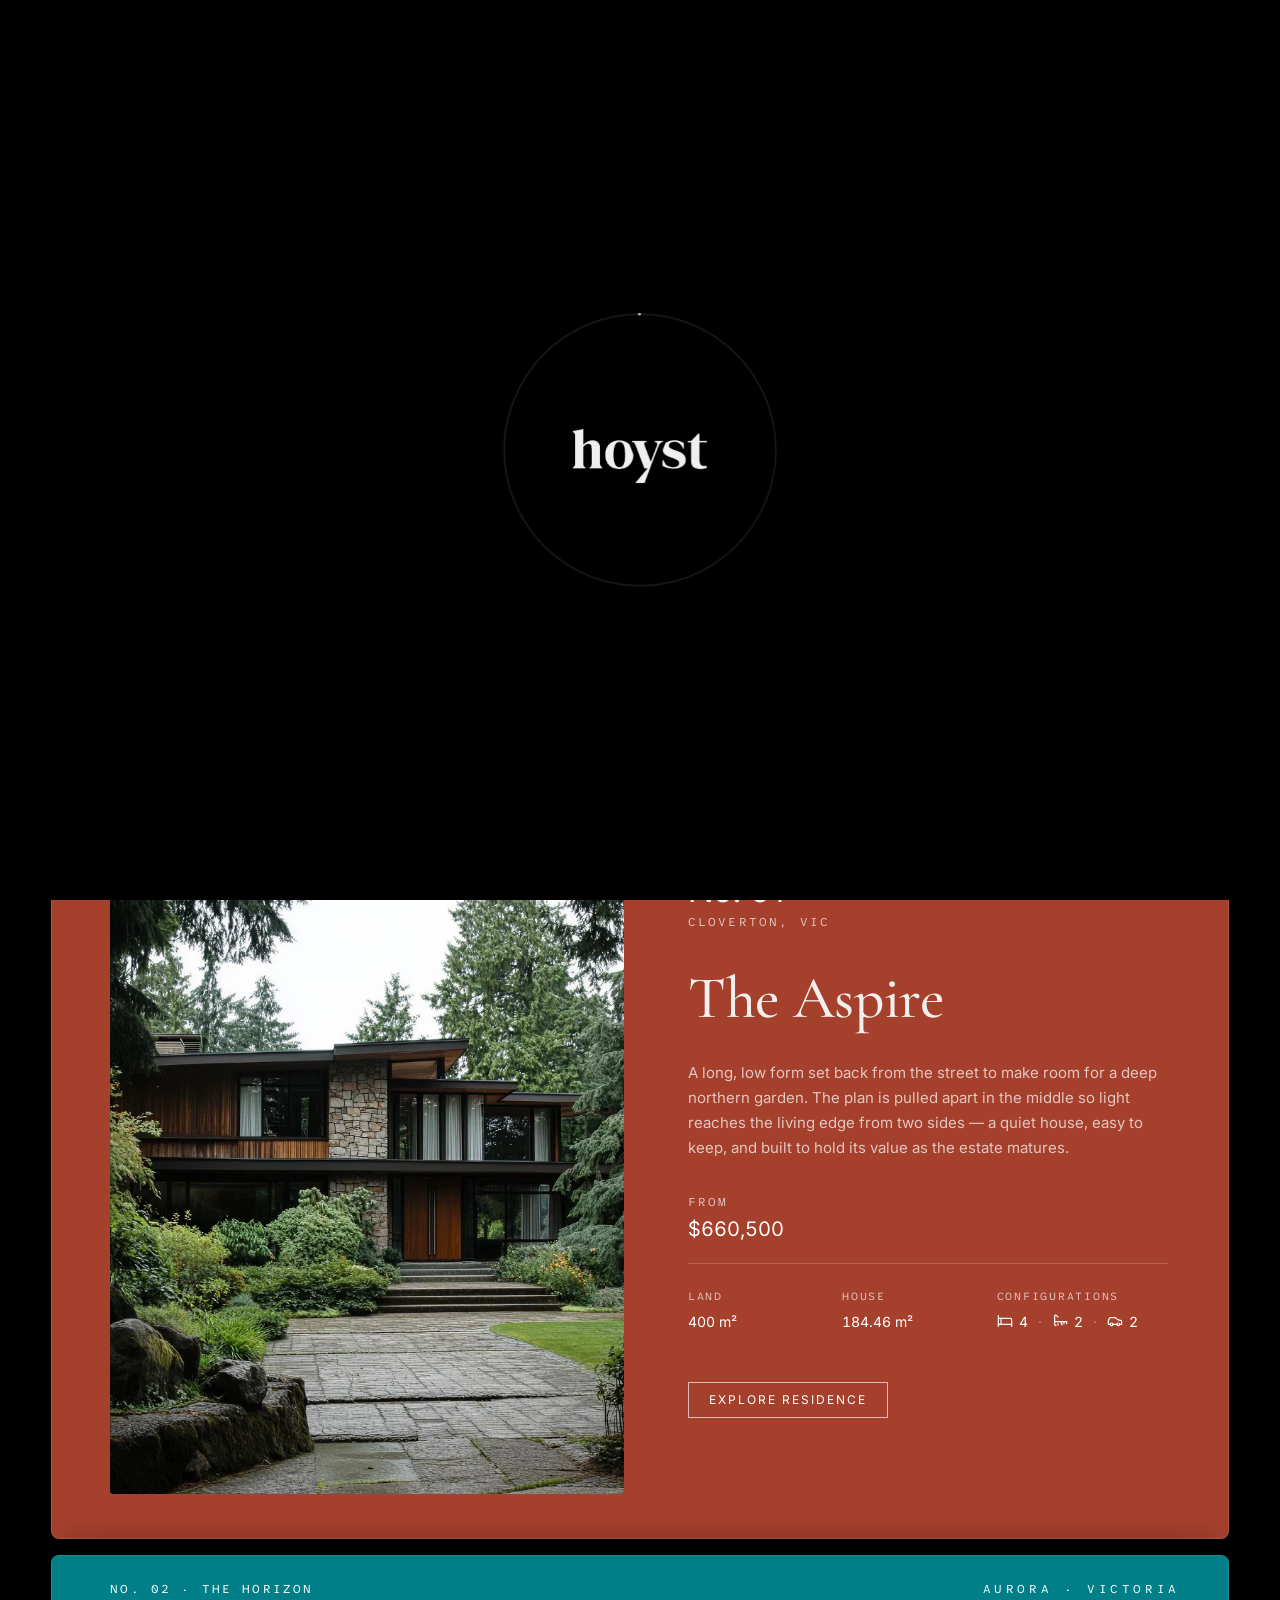
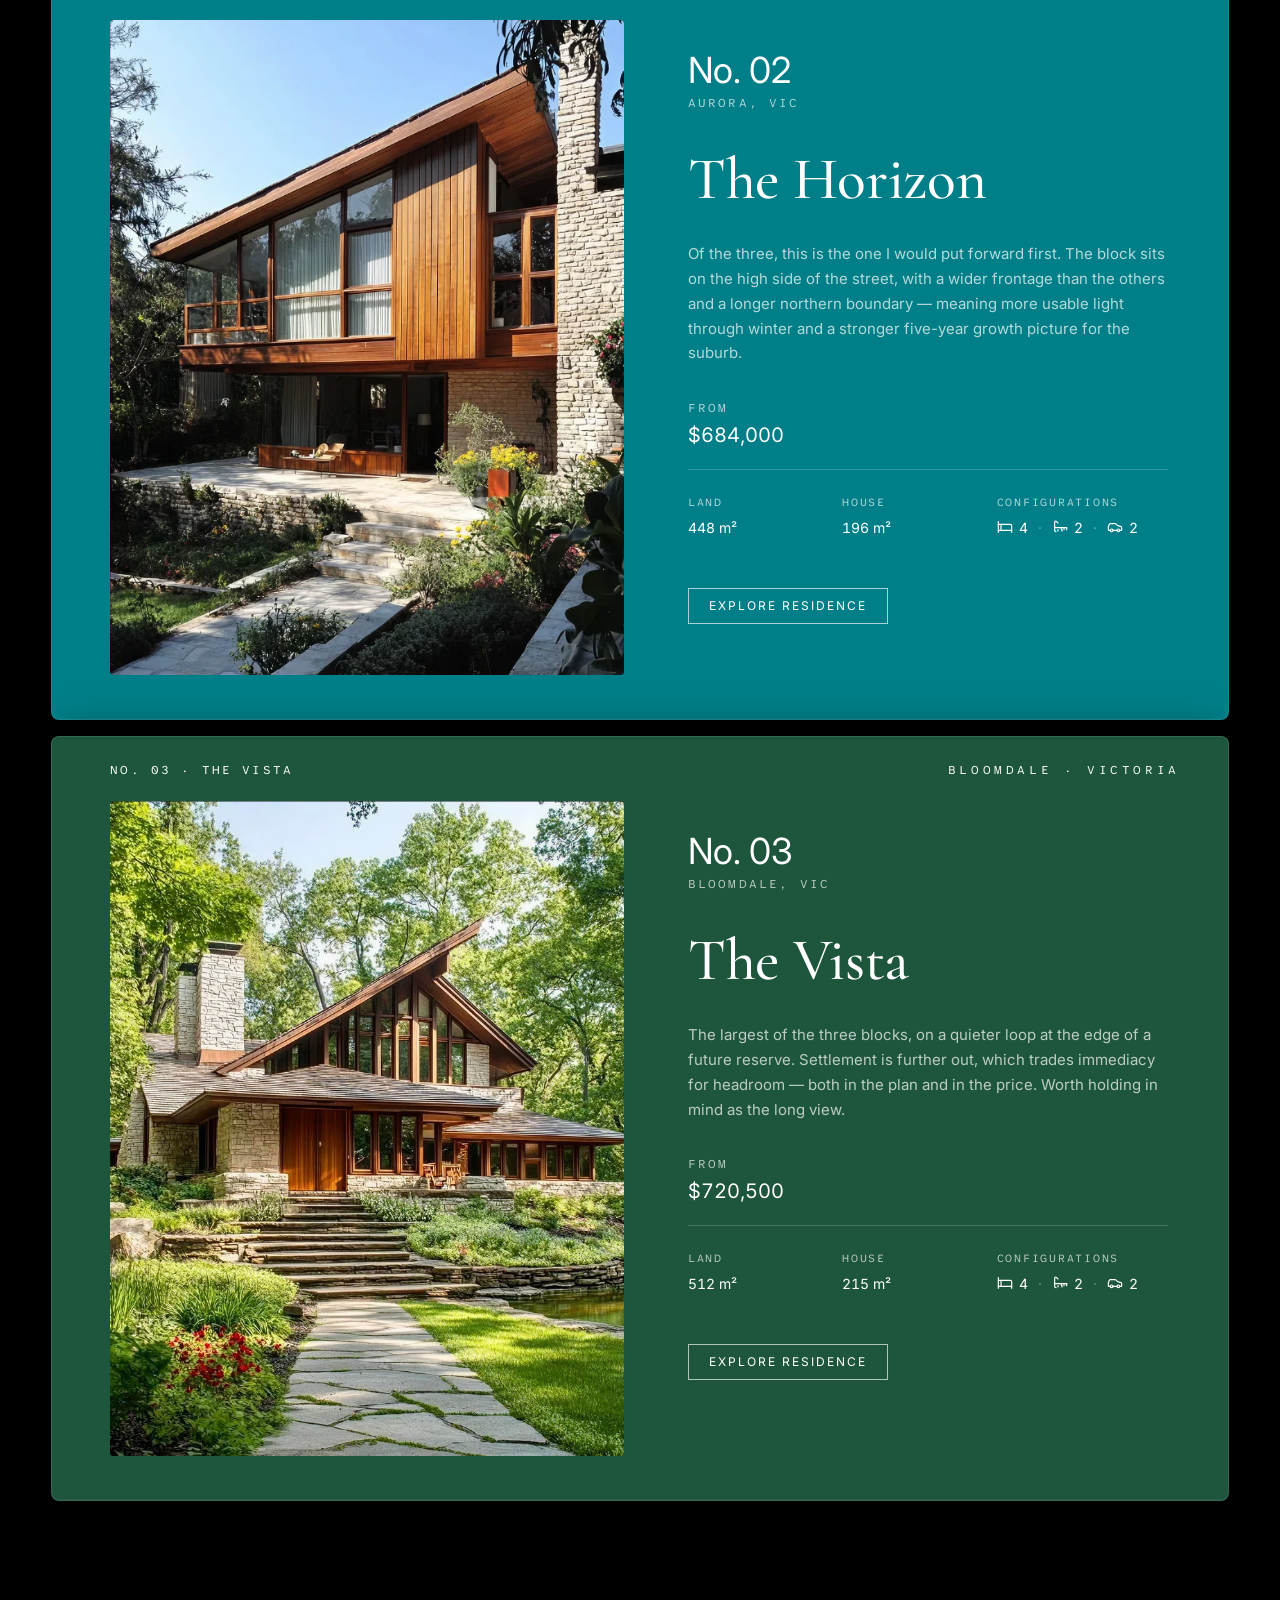
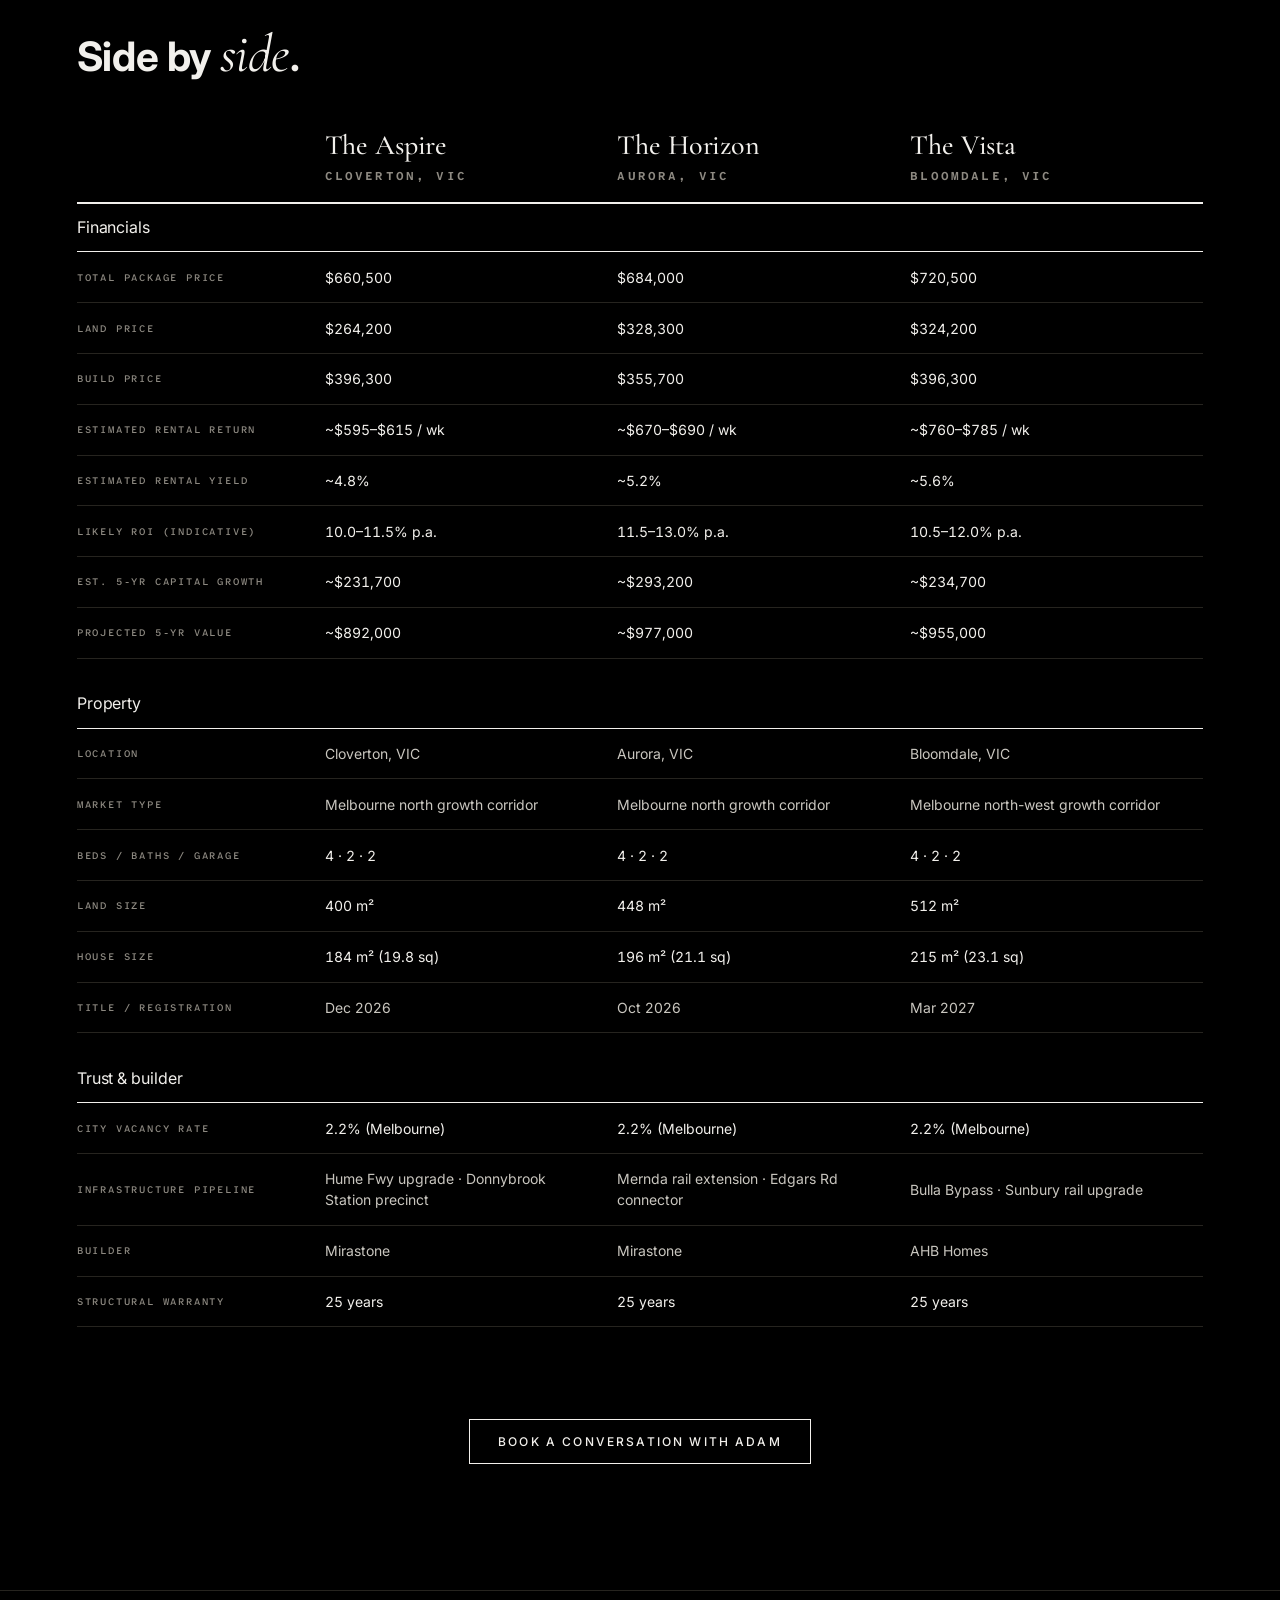
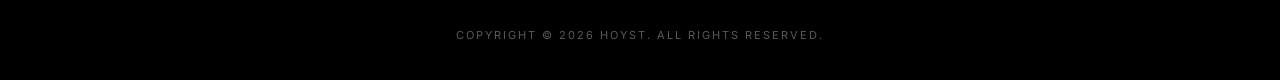
<file: project/hoyst-poc/index.html>
<!doctype html>
<html lang="en">
<head>
<meta charset="utf-8">
<title>Hoyst — A curated selection for Sarah</title>
<meta name="viewport" content="width=1440">
<link rel="preconnect" href="https://fonts.googleapis.com">
<link rel="preconnect" href="https://fonts.gstatic.com" crossorigin>
<link href="https://fonts.googleapis.com/css2?family=Cormorant+Garamond:ital,wght@0,300;0,400;0,500;0,600;1,300;1,400;1,500&family=Inter:wght@300;400;500;600&display=swap" rel="stylesheet">
<link rel="stylesheet" href="assets/fonts/atkinson-mono.css">
<script src="image-slot.js"></script>
<style>
  :root{
    /* Dark mode — warm neutral, paper inverted */
    --bg: #0e0e0d;
    --paper: #131312;
    --paper-2: #171714;
    --ink: #f2f0ec;
    --ink-2: #c9c6bf;
    --ink-3: #8e8a82;
    --ink-4: #5c5953;
    --rule: #26241f;
    --rule-2: #1c1b18;
    --placeholder: #1a1917;
    --placeholder-ink: #4a4842;
    --sans: "Inter", "Helvetica Neue", Helvetica, Arial, sans-serif;
    --serif: "Cormorant Garamond", "EB Garamond", "Palatino", Georgia, serif;
    --panel-pad-x: clamp(56px, 6vw, 96px);
    --panel-pad-y: clamp(72px, 10vh, 120px);
    --panel-w: min(100vw, 1440px);
    --topbar-h: 64px;
    --topbar-offset: var(--topbar-h);
    --bottombar-h: 0px;

    /* Shared headline tokens — kept identical between loader and hero
       so the reveal lands exactly on top of the live headline. */
    --headline-size: clamp(48px, 8vh, 92px);
    --headline-serif-size: clamp(66px, 11vh, 124px);
    --headline-leading: .98;
    --headline-track: -.02em;
    --eyebrow-size: 11px;
    --eyebrow-track: .32em;
    --eyebrow-gap: 28px;        /* gap between eyebrow and headline */
  }

  *{box-sizing:border-box}
  html, body{
    margin:0; padding:0;
    background:var(--bg);
    color:var(--ink);
    font-family:var(--sans);
    font-size:15px;
    line-height:1.5;
    -webkit-font-smoothing:antialiased;
    text-rendering:optimizeLegibility;
  }
  body{
    /* Vertical scroll — the page is one long document. */
    overflow-x: hidden;
    overflow-y: auto;
    scroll-behavior: smooth;
  }

  /* ============== Fixed Top Bar ============== */
  .topbar{
    position:fixed; top:0; left:0; right:0;
    height:var(--topbar-h);
    display:flex; align-items:center; justify-content:space-between;
    padding: 0 40px 0 24px;
    border-bottom: 1px solid var(--rule);
    background: rgba(14,14,13,.85);
    backdrop-filter: blur(8px);
    z-index: 50;
    will-change: transform;
    transform: translate3d(0, 0, 0);
    transition: transform .42s cubic-bezier(.22, .61, .36, 1);
  }
  .topbar.is-hidden{
    transform: translate3d(0, -100%, 0);
  }
  @media (prefers-reduced-motion: reduce){
    .topbar{ transition: none; }
  }
  .topbar .left{display:flex;align-items:center;gap:24px;}
  .logo-slot{
    display:flex; align-items:center;
    height: 40px;
  }
  .logo-slot img{
    display:block;
    height: 36px;
    width: auto;
  }
  .topbar .right{display:flex;align-items:center;gap:32px;}
  .nav-link{
    font-size:12px;
    letter-spacing:.14em;
    text-transform:uppercase;
    color:var(--ink-2);
    text-decoration:none;
    font-weight:500;
  }
  .nav-link:hover{color:var(--ink)}
  .client-tag{
    font-size:11px;
    letter-spacing:.14em;
    text-transform:uppercase;
    color:var(--ink-4);
  }
  .client-tag b{color:var(--ink-3);font-weight:500;}

  /* ============== Fixed Bottom Bar (removed) ============== */
  /* The bottom-fixed nav (progress dots + prev/next) was removed by
     request. Keep --bottombar-h: 0 so the existing calc()s elsewhere
     still resolve cleanly without each having to be touched. */
  @keyframes nudge{
    0%, 100%{transform:translateX(0); opacity:.6;}
    50%{transform:translateX(6px); opacity:1;}
  }
  @keyframes nudge-vert{
    0%, 100%{transform:translateY(0); opacity:.6;}
    50%{transform:translateY(6px); opacity:1;}
  }

  /* ============== Stage / sections ============== */
  /* Stage is just a vertical container. Each .panel is a section. */
  .stage{
    position: relative;
    width: 100%;
    /* No top padding — the hero is 100vh and centers its content well
       below the topbar's 64px. Skipping the topbar padding here keeps
       the hero's vertical center matching the loader-reveal's center,
       so the eyebrow + headline don't jump on handoff. Other sections
       handle their own top spacing (stack-cards sticky-pin below the
       topbar; compare panel has its own padding-top). */
    padding-top: 0;
    padding-bottom: var(--bottombar-h);
  }
  .rail{
    display: block;
    width: 100%;
  }
  .panel{
    width: 100%;
    padding: var(--panel-pad-y) var(--panel-pad-x);
    position: relative;
  }
  .panel-num{
    position:absolute;
    top: 28px;
    left: var(--panel-pad-x);
    font-size:11px;
    letter-spacing:.18em;
    text-transform:uppercase;
    color:var(--ink-4);
    z-index: 2;
  }

  /* ============== Serif & type system ============== */
  .serif{font-family:var(--serif); font-weight:400;}
  .ital{font-style:italic;}
  .eyebrow{
    font-size:11px;
    letter-spacing:.18em;
    text-transform:uppercase;
    color:var(--ink-3);
    font-weight:500;
  }
  .micro{
    font-size:11px;
    letter-spacing:.14em;
    text-transform:uppercase;
    color:var(--ink-4);
    font-weight:500;
  }
  .body{
    font-size:15px;
    line-height:1.65;
    color:var(--ink-2);
    max-width: 44ch;
  }
  .body.lg{font-size:16px; max-width:46ch;}

  /* ============== Intro / Hero — centered, no image ==============
     The hero is a single vertically-centered flex column so every
     piece (eyebrow → headline → sub → meta → hint) sits inside the
     first viewport with no dead space above. The loader reveal uses
     an identical layout (with the auxiliary block kept invisible but
     present) so the headline lands exactly on top through the fade. */
  .panel.intro-panel{
    padding: var(--topbar-h) clamp(40px, 6vw, 96px) calc(var(--bottombar-h) + 16px);
    min-height: 100vh;
    position: relative;
    display: flex;
    flex-direction: column;
    align-items: center;
    justify-content: center;
    gap: clamp(28px, 4vh, 56px);
  }
  .hero-headline{
    text-align: center;
    display: flex;
    flex-direction: column;
    align-items: center;
    gap: var(--eyebrow-gap);
    width: min(92%, 1100px);
    margin: 0;
  }
  .hero-headline .eyebrow{
    font-family: "Atkinson Hyperlegible Mono", monospace;
    font-size: var(--eyebrow-size);
    letter-spacing: var(--eyebrow-track);
    text-transform: uppercase;
    color: rgba(255,255,255,.45);
    font-weight: 400;
    margin: 0;
  }
  .hero-headline h1{
    font-family: var(--sans);
    font-weight: 300;
    font-size: var(--headline-size);
    line-height: var(--headline-leading);
    letter-spacing: var(--headline-track);
    margin: 0;
    color: var(--ink);
    white-space: nowrap;
  }
  .hero-headline h1 .serif{
    font-family: var(--serif);
    font-weight: 400;
    font-size: var(--headline-serif-size);
    letter-spacing: -.005em;
  }
  /* Subtitle, meta, hint — flow naturally below the headline. */
  .hero-aux{
    width: min(92%, 760px);
    text-align: center;
    display: flex;
    flex-direction: column;
    align-items: center;
    gap: clamp(18px, 2.6vh, 28px);
  }
  .hero-aux .sub{
    font-size: clamp(14px, 1.6vh, 17px);
    line-height: 1.6;
    color: var(--ink-2);
    max-width: 58ch;
    margin: 0;
  }
  .hero-aux .meta-row{
    display:flex; gap: clamp(28px, 4vw, 56px); align-items:center;
    justify-content: center;
    border-top:1px solid var(--rule);
    padding-top: clamp(16px, 2.4vh, 24px);
    margin-top: 4px;
    flex-wrap: wrap;
    width: 100%;
  }
  .hero-aux .meta-row .cell{display:flex; flex-direction:column; gap:6px; text-align:center;}
  .hero-aux .meta-row .k{font-family:"Atkinson Hyperlegible Mono", monospace;font-size:10px;letter-spacing:.16em;text-transform:uppercase;color:var(--ink-4);}
  .hero-aux .meta-row .v{font-size:14px;color:var(--ink-2);}
  .hero-aux .hint-line{
    position: static;
    display:flex; align-items:center; gap:14px;
    font-size:11px;
    letter-spacing:.18em;
    text-transform:uppercase;
    color: var(--ink-4);
    padding-top: 8px;
  }
  .hero-aux .hint-line .rule{width:64px; height:1px; background:var(--ink-4);}

  /* Hero reveal — eyebrow + h1 fade in instantly (the loader holds the
     same content in place), the auxiliary stack fades in just after. */
  .panel.intro-panel .hero-headline,
  .panel.intro-panel .hero-aux{
    opacity: 0;
    transition: opacity .9s var(--reveal-ease, cubic-bezier(.2,.6,.2,1));
  }
  .panel.intro-panel.is-active .hero-headline{ opacity: 1; }
  .panel.intro-panel.is-active .hero-aux{ opacity: 1; transition-delay: .15s; }
  .hero-aux > *{
    opacity: 0; transform: translateY(10px);
    transition: opacity .7s var(--reveal-ease, cubic-bezier(.2,.6,.2,1)),
                transform .7s var(--reveal-ease, cubic-bezier(.2,.6,.2,1));
  }
  .panel.intro-panel.is-active .hero-aux > *{ opacity: 1; transform: none; }
  .panel.intro-panel.is-active .hero-aux > *:nth-child(1){ transition-delay: .15s; }
  .panel.intro-panel.is-active .hero-aux > *:nth-child(2){ transition-delay: .25s; }
  .panel.intro-panel.is-active .hero-aux > *:nth-child(3){ transition-delay: .35s; }

  /* ============== Packages — stacking cards (pure CSS sticky) ==============
     Each .stack-card lives directly inside .packages and uses
     position: sticky with a progressively larger top value and z-index
     so each new card pins a little lower than the previous one, leaving
     the prior card's top edge peeking above for a layered look. No
     scroll-driven JS — the browser does the work. Min-height of 85vh on
     each card guarantees the user has to scroll to reveal the next one. */
  .packages{
    /* Pull the first card up into the hero's bottom margin so a sliver
       of it is visible in the hero viewport. */
    margin-top: -14vh;
    padding: 0 clamp(24px, 4vw, 56px);
    display: flex;
    flex-direction: column;
  }
  .stack-card[data-stack-index="0"]{ top: calc(var(--topbar-offset) + 24px); z-index: 1; }
  .stack-card[data-stack-index="1"]{ top: calc(var(--topbar-offset) + 64px); z-index: 2; }
  .stack-card[data-stack-index="2"]{ top: calc(var(--topbar-offset) + 104px); z-index: 3; }
  /* Tightens stack-card pinning when the topbar hides so the cards reclaim
     the freed space. To revert: change `var(--topbar-offset)` back to
     `var(--topbar-h)` in the three rules above and drop the `top` entry
     from the stack-card transition below. */

  /* Progressive width while stacking — driven by a `--cover` custom prop
     set in JS as a 0..N float ("how many cards are currently covering me",
     fractional during transitions). Each unit of cover pulls width in by
     5%, so 1.0 = 95%, 2.0 = 90%. Centered via margin auto so both edges
     pull in equally. The CSS transition smooths out scroll-tick jitter. */
  .stack-card{
    width: calc(100% - var(--cover, 0) * 5%);
    margin-left: auto;
    margin-right: auto;
    /* Per-frame JS already provides smooth interpolation. The short
       transition just damps out micro-jitter between scroll ticks
       without feeling laggy. */
    transition: width .18s linear,
                top .42s cubic-bezier(.22, .61, .36, 1);
    will-change: width;
  }

  .stack-card{
    position: sticky;
    min-height: 85vh;
    background: var(--paper);
    border: 1px solid var(--rule);
    border-radius: 8px;
    --card-pad-x: clamp(40px, 5vw, 72px);
    padding: clamp(36px, 5vh, 56px) var(--card-pad-x);
    display: grid;
    grid-template-columns: minmax(0, 1.05fr) minmax(0, 1fr);
    column-gap: clamp(40px, 5vw, 72px);
    align-items: center;
    /* Top-oriented drop shadow — the card casts a soft shadow upward
       onto the sliver of the previous card peeking above it, selling
       the "sitting on top of the layer beneath" illusion. A 1px hair-
       line highlight on the inner top edge sharpens the boundary. */
    box-shadow:
      0 -1px 0 rgba(255, 255, 255, .04) inset,
      0 -14px 36px -14px rgba(0, 0, 0, .65);
  }
  .stack-card .panel-num{
    position: absolute;
    top: 24px;
    left: var(--card-pad-x);
    color: var(--ink-4);
  }
  .stack-card .side-label{
    position: absolute;
    top: 24px;
    right: var(--card-pad-x);
    font-size:10px;
    letter-spacing:.3em;
    text-transform:uppercase;
    color:var(--ink-4);
  }
  .stack-card .img-col{
    height: 100%;
    min-height: 0;
    display: flex;
    align-items: center;
  }
  .stack-card .img-col image-slot{
    width: 100%;
    height: 100%;
    max-height: calc(85vh - clamp(72px, 10vh, 112px));
    display: block;
    border-radius: 12px;
    overflow: hidden;
  }
  .stack-card .img-caption{
    display: none;
  }
  .stack-card .copy-col{
    display:flex; flex-direction:column;
    gap: clamp(16px, 2.4vh, 28px);
    max-width: 520px;
    padding: 8px 0;
  }
  .stack-card .no{
    font-family: var(--serif);
    font-style: normal;
    font-weight: 400;
    font-size: clamp(28px, 4vh, 44px);
    line-height: 1;
    color: var(--ink);
    letter-spacing: -.01em;
  }
  .stack-card .loc{
    font-size: 11px;
    letter-spacing:.18em;
    text-transform:uppercase;
    color: var(--ink-3);
  }
  .stack-card .name{
    font-family: var(--serif);
    font-weight: 500;
    font-size: clamp(44px, 6.6vh, 72px);
    line-height: 1;
    margin: 0;
    color: var(--ink);
    letter-spacing: -.005em;
  }
  .stack-card .desc{
    font-size: 15px;
    line-height: 1.65;
    color: var(--ink-2);
    max-width: 46ch;
  }
  .stack-card .stats{
    display:flex; align-items:center; gap: 24px;
    padding: 16px 0;
    border-top: 1px solid var(--rule);
    border-bottom: 1px solid var(--rule);
    font-size: 13px;
    color: var(--ink-2);
    flex-wrap: wrap;
  }
  .stack-card .stats .dot{color: var(--ink-4);}
  .stack-card .stats .price{color:var(--ink); font-weight:500;}
  .stack-card .stats .lab{font-size:10px;letter-spacing:.16em;text-transform:uppercase;color:var(--ink-4); display:block; margin-bottom:4px;}
  .stack-card .stats .cell{display:flex; flex-direction:column;}
  .stack-card .stats .sep{width:1px; height:24px; background:var(--rule);}
  .stack-card .actions{
    display:flex; align-items:center; justify-content:space-between;
    gap: 20px;
  }

  /* Generic helpers reused from before */
  .view-link{
    font-size:12px;
    letter-spacing:.14em;
    text-transform:uppercase;
    color:var(--ink);
    text-decoration:none;
    border-bottom:1px solid var(--ink);
    padding-bottom: 4px;
    font-weight:500;
    transition: color .25s ease, border-color .25s ease;
  }
  .view-link .arrow{margin-left:6px; display:inline-block; transition:transform .3s ease;}
  .view-link:hover{color:var(--ink-2); border-color:var(--ink-2);}
  .view-link:hover .arrow{transform:translateX(4px);}

  /* ============== Apple-style expand-to-detail transition ============== */
  /* Black backdrop fades in behind the growing image so the navigation
     hand-off never flashes white (the detail page is also black). */
  .morph-backdrop{
    position: fixed; inset: 0;
    background: #000;
    opacity: 0;
    z-index: 9998;
    pointer-events: none;
    transition: opacity .5s ease .12s;
  }
  .morph-backdrop.on{ opacity: 1; }
  /* The flying image: starts pinned to the card thumbnail's box, then
     grows to full-bleed on an ease-in-out ramp, cover-cropping the whole
     way so it lands exactly on the detail page's full-bleed hero. */
  .morph-overlay{
    position: fixed;
    z-index: 9999;
    overflow: hidden;
    will-change: left, top, width, height, border-radius;
    box-shadow: 0 40px 120px rgba(0,0,0,.45);
    transition:
      left .82s cubic-bezier(.66,0,.18,1),
      top .82s cubic-bezier(.66,0,.18,1),
      width .82s cubic-bezier(.66,0,.18,1),
      height .82s cubic-bezier(.66,0,.18,1),
      border-radius .6s ease,
      box-shadow .82s ease;
  }
  .morph-overlay img{ width: 100%; height: 100%; object-fit: cover; display: block; }
  /* The originating page eases back and dims, the way an Apple grid recedes
     as a tile takes over the screen. */
  body.is-leaving .rail{
    transition: opacity .5s ease, transform .82s cubic-bezier(.66,0,.18,1);
    opacity: 0;
    transform: scale(.985);
  }
  @media (prefers-reduced-motion: reduce){
    .morph-overlay, body.is-leaving .rail{ transition: none; }
  }
  .status-tag{
    font-size:10px;
    letter-spacing:.18em;
    text-transform:uppercase;
    color:var(--ink-3);
    display:flex; align-items:center; gap:8px;
  }
  .status-tag::before{
    content:""; width:6px; height:6px; border-radius:50%;
    background:var(--ink-3);
    display:inline-block;
  }

  /* ============== Comparison Panel ============== */
  .panel.compare-panel{
    padding-top: clamp(96px, 14vh, 160px);
    padding-bottom: clamp(96px, 14vh, 160px);
  }
  .compare{
    display:flex;
    flex-direction:column;
    width: 100%;
    max-width: 1280px;
    margin: 0 auto;
    gap: clamp(28px, 4vh, 48px);
  }
  .compare-head{
    display:flex; align-items:flex-end; justify-content:space-between;
    gap: 40px;
  }
  .compare-head .title{
    font-family: var(--sans);
    font-weight: 700;
    font-size: clamp(32px, 4.5vh, 52px);
    line-height: 1;
    margin: 0;
    letter-spacing: -.01em;
  }
  .compare-head .title .serif{font-family:var(--serif); font-weight:400; font-style: italic; font-size: clamp(42px, 6vh, 70px);}
  .compare-head .title .ital{font-weight:300;}
  .compare-head .lead{
    font-size:14px;
    color: var(--ink-2);
    max-width: 36ch;
    line-height:1.55;
  }

  table.matrix{
    width:100%;
    border-collapse: collapse;
    table-layout: fixed;
  }
  table.matrix col.label-col{width:22%;}
  table.matrix col.res-col{width:26%;}
  table.matrix thead th{
    text-align:left;
    padding: clamp(14px, 2vh, 22px) 24px clamp(14px, 2vh, 22px) 0;
    vertical-align:bottom;
    border-bottom: 1px solid var(--ink);
    position: sticky;
    top: var(--topbar-offset);
    background: var(--bg);
    z-index: 5;
    box-shadow: inset 0 -1px 0 var(--ink);
  }
  table.matrix thead th .col-name{
    font-family: var(--serif);
    font-weight: 500;
    font-size: clamp(22px, 3vh, 30px);
    line-height: 1;
    color: var(--ink);
    letter-spacing:-.005em;
    margin-bottom: 8px;
  }
  table.matrix thead th .col-loc{
    font-size: 10px;
    letter-spacing:.18em;
    text-transform:uppercase;
    color:var(--ink-3);
  }
  table.matrix thead th.empty{border-bottom: 1px solid var(--ink);}
  table.matrix tbody td{
    padding: clamp(10px, 1.6vh, 16px) 24px clamp(10px, 1.6vh, 16px) 0;
    border-bottom: 1px solid var(--rule);
    font-size: 14px;
    color: var(--ink);
    vertical-align: middle;
  }
  table.matrix tbody tr:last-child td{border-bottom: 1px solid var(--rule);}
  table.matrix tbody td.row-label{
    font-size: 10px;
    letter-spacing:.18em;
    text-transform: uppercase;
    color: var(--ink-3);
    font-weight: 500;
  }
  table.matrix tbody td.muted{color:var(--ink-2);}
  table.matrix tbody tr:not(.section-row) td{
    transition: background-color .2s ease, color .2s ease;
  }
  table.matrix tbody tr:not(.section-row):hover td{
    background-color: rgba(255, 255, 255, .035);
  }
  table.matrix tbody tr:not(.section-row):hover td.row-label,
  table.matrix tbody tr:not(.section-row):hover td.muted{
    color: var(--ink);
  }

  /* ============== Stack-card CTA hover ============== */
  .stack-card .view-link{
    transition: background-color .25s ease,
                border-color .25s ease,
                color .25s ease,
                letter-spacing .25s ease;
  }
  .stack-card .view-link:hover{
    background-color: rgba(255, 255, 255, 0.92) !important;
    border-color: rgba(255, 255, 255, 0.92) !important;
    color: rgb(20, 28, 70) !important;
  }
  .stack-card .view-link:active{
    transform: translateY(1px);
  }
  .stack-card .view-link:focus-visible{
    outline: 2px solid rgba(255, 255, 255, 0.85);
    outline-offset: 3px;
  }
  table.matrix tbody tr.section-row td{
    padding-top: clamp(28px, 3.6vh, 40px);
    padding-bottom: clamp(10px, 1.4vh, 14px);
    border-bottom: 1px solid var(--ink);
    font-family: var(--sans);
    font-style: normal;
    font-weight: 400;
    font-size: 16px;
    letter-spacing: -.005em;
    text-transform: none;
    color: var(--ink);
  }
  table.matrix tbody tr.section-row:first-child td{
    padding-top: clamp(10px, 1.2vh, 14px);
  }
  table.matrix tbody tr:nth-child(n+9){ transition-delay: .62s !important; }

  /* ============== Footer ============== */
  .site-footer{
    border-top: 1px solid var(--rule);
    padding: clamp(28px, 4vh, 44px) clamp(24px, 4vw, 48px);
    text-align: center;
    font-size: 11px;
    letter-spacing: .18em;
    text-transform: uppercase;
    color: var(--ink-4);
  }

  .compare-actions{
    display:flex; justify-content:center;
    margin-top: 16px;
  }
  .btn-primary{
    appearance: none;
    border: 1px solid var(--ink);
    background: transparent;
    color: var(--ink);
    padding: 14px 28px;
    font-family: var(--sans);
    font-size: 12px;
    letter-spacing:.18em;
    text-transform:uppercase;
    font-weight: 500;
    cursor: pointer;
    transition: background .25s ease, color .25s ease, border-color .25s ease;
  }
  .btn-primary:hover{
    background: var(--ink);
    border-color: var(--ink);
    color: var(--bg);
  }

  /* Make the image-slot placeholder fit the dark theme */
  image-slot{
    --slot-bg: var(--placeholder);
    --slot-ink: var(--placeholder-ink);
    background: var(--placeholder);
    color: var(--placeholder-ink);
  }

  /* Tabular numerals for prices/stats */
  .tnum{font-variant-numeric: tabular-nums;}

  /* ============== Scroll reveal ============== */
  :root{
    --reveal-ease: cubic-bezier(.2,.6,.2,1);
    --reveal-dur: .85s;
  }

  /* Stacking cards reveal */
  .stack-card .copy-col > *,
  .stack-card .img-col{
    opacity: 0;
    transform: translateY(14px);
    transition: opacity .7s var(--reveal-ease),
                transform .7s var(--reveal-ease);
  }
  .stack-card.is-in .img-col{ opacity: 1; transform: none; transition-delay: .05s; }
  .stack-card.is-in .copy-col > *{ opacity: 1; transform: none; }
  .stack-card.is-in .copy-col > *:nth-child(1){ transition-delay: .10s; }
  .stack-card.is-in .copy-col > *:nth-child(2){ transition-delay: .16s; }
  .stack-card.is-in .copy-col > *:nth-child(3){ transition-delay: .22s; }
  .stack-card.is-in .copy-col > *:nth-child(4){ transition-delay: .30s; }
  .stack-card.is-in .copy-col > *:nth-child(5){ transition-delay: .38s; }
  .stack-card.is-in .copy-col > *:nth-child(6){ transition-delay: .46s; }

  /* Compare panel reveal */
  .panel .compare-head > *,
  .panel .compare-actions{
    opacity: 0;
    transform: translateY(14px);
    transition: opacity .7s var(--reveal-ease),
                transform .7s var(--reveal-ease);
  }
  .compare-head.is-in > *,
  .compare-actions.is-in{ opacity: 1; transform: none; }
  .compare-head.is-in > *:nth-child(1){ transition-delay: .00s; }
  .compare-head.is-in > *:nth-child(2){ transition-delay: .10s; }
  .compare-actions.is-in{ transition-delay: .15s; }

  .panel table.matrix thead th,
  .panel table.matrix tbody tr{
    opacity: 0;
    transform: translateY(10px);
    transition: opacity .55s var(--reveal-ease),
                transform .55s var(--reveal-ease);
  }
  table.matrix.is-in thead th,
  table.matrix.is-in tbody tr{ opacity: 1; transform: none; }
  table.matrix.is-in thead th:nth-child(1){ transition-delay: .05s; }
  table.matrix.is-in thead th:nth-child(2){ transition-delay: .11s; }
  table.matrix.is-in thead th:nth-child(3){ transition-delay: .17s; }
  table.matrix.is-in thead th:nth-child(4){ transition-delay: .23s; }
  table.matrix.is-in tbody tr:nth-child(1){ transition-delay: .20s; }
  table.matrix.is-in tbody tr:nth-child(2){ transition-delay: .26s; }
  table.matrix.is-in tbody tr:nth-child(3){ transition-delay: .32s; }
  table.matrix.is-in tbody tr:nth-child(4){ transition-delay: .38s; }
  table.matrix.is-in tbody tr:nth-child(5){ transition-delay: .44s; }
  table.matrix.is-in tbody tr:nth-child(6){ transition-delay: .50s; }
  table.matrix.is-in tbody tr:nth-child(7){ transition-delay: .56s; }
  table.matrix.is-in tbody tr:nth-child(8){ transition-delay: .62s; }

  /* Respect user preference — no motion if requested */
  @media (prefers-reduced-motion: reduce){
    .panel .res .img-col,
    .panel .res .copy-col > *,
    .stack-card .copy-col > *,
    .stack-card .img-col,
    .panel .panel-num,
    .panel .side-label,
    .panel .compare-head > *,
    .panel .compare-actions,
    .panel table.matrix thead th,
    .panel table.matrix tbody tr,
    .hero-headline, .hero-aux, .hero-aux > *{
      opacity: 1; transform: none; transition: none;
    }
    html{ scroll-behavior: auto; }
    body{ scroll-behavior: auto; }
  }

  /* ============== Loader ============== */
  .loader{
    position: fixed;
    top: 0; left: 0; right: 0; bottom: 0;
    width: 100vw;
    height: 100vh;
    z-index: 9999;
    background: #000;
    transition: background-color .9s cubic-bezier(.4,0,.2,1),
                opacity .9s cubic-bezier(.4,0,.2,1),
                visibility 0s linear 1s;
  }
  .loader.is-gone{
    opacity: 0;
    visibility: hidden;
    pointer-events: none;
    background: var(--bg);
  }
  .loader-mark{
    position: absolute;
    top: 50%;
    left: 50%;
    transform: translate(-50%, -50%);
    width: 280px;
    height: 280px;
  }
  .loader.is-gone .loader-mark{
    transform: translate(-50%, -50%) scale(1.06);
    opacity: 0;
    transition: transform 1s cubic-bezier(.4,0,.2,1),
                opacity .7s cubic-bezier(.4,0,.2,1);
  }

  /* Sequenced entrance: logo first, then track, then fill begins */
  .loader-ring{
    position: absolute;
    inset: 0;
    width: 100%;
    height: 100%;
    transform: rotate(-90deg);
    overflow: visible;
  }
  .loader-ring .track{
    fill: none;
    stroke: rgba(255,255,255,.10);
    stroke-width: .6;
    opacity: 0;
    animation: loaderTrackIn 900ms cubic-bezier(.4,0,.2,1) 1300ms forwards;
  }
  .loader-ring .progress{
    fill: none;
    stroke: #ffffff;
    stroke-width: .6;
    stroke-linecap: round;
    opacity: 0;
    animation: loaderTrackIn 500ms cubic-bezier(.4,0,.2,1) 2600ms forwards;
  }
  .loader-logo{
    position: absolute;
    top: 50%;
    left: 50%;
    transform: translate(-50%, calc(-50% + 6px)) scale(.985);
    width: 48%;
    height: auto;
    display: block;
    opacity: 0;
    animation: loaderLogoIn 1400ms cubic-bezier(.2,.6,.2,1) 500ms forwards;
  }
  @keyframes loaderLogoIn{
    from{ opacity: 0; transform: translate(-50%, calc(-50% + 6px)) scale(.985); }
    to  { opacity: .94; transform: translate(-50%, calc(-50% + 6px)) scale(1); }
  }
  @keyframes loaderTrackIn{
    from{ opacity: 0; }
    to  { opacity: 1; }
  }

  /* Reveal headline — mirrors the hero panel layout exactly (same
     padding, gap, justify-content) so the eyebrow + headline land on
     top of the live hero through the fade. The aux block is rendered
     invisibly to occupy the same vertical space as the real one.
     Note: padding is 0 to match the intro panel's current state — if
     the panel's padding changes, mirror it here. */
  .loader-reveal{
    position: absolute;
    inset: 0;
    padding: 0;
    display: flex;
    flex-direction: column;
    align-items: center;
    justify-content: center;
    gap: clamp(28px, 4vh, 56px);
    text-align: center;
    color: var(--ink);
    opacity: 0;
    pointer-events: none;
    transition: opacity .9s cubic-bezier(.4,0,.2,1);
  }
  .loader-reveal .headline-group{
    width: min(92%, 1100px);
    display: flex;
    flex-direction: column;
    align-items: center;
    gap: var(--eyebrow-gap);
  }
  .loader-reveal .aux-ghost{
    visibility: hidden;
    width: min(92%, 760px);
    display: flex;
    flex-direction: column;
    align-items: center;
    gap: clamp(18px, 2.6vh, 28px);
  }
  .loader-reveal .aux-ghost .meta-row{
    display:flex; gap: clamp(28px, 4vw, 56px); align-items:center;
    justify-content: center;
    border-top:1px solid var(--rule);
    padding-top: clamp(16px, 2.4vh, 24px);
    margin-top: 4px;
    flex-wrap: wrap;
    width: 100%;
  }
  .loader-reveal .aux-ghost .meta-row .cell{display:flex; flex-direction:column; gap:6px;}
  .loader-reveal .aux-ghost .meta-row .k{font-family:"Atkinson Hyperlegible Mono", monospace;font-size:10px;letter-spacing:.16em;text-transform:uppercase;}
  .loader-reveal .aux-ghost .meta-row .v{font-size:14px;}
  .loader-reveal .aux-ghost .sub{
    font-size: clamp(14px, 1.6vh, 17px);
    line-height: 1.6;
    max-width: 58ch;
    margin: 0;
  }
  .loader-reveal .aux-ghost .hint-line{
    display:flex; align-items:center; gap:14px;
    font-size:11px;
    letter-spacing:.18em;
    text-transform:uppercase;
    padding-top: 8px;
  }
  .loader-reveal .aux-ghost .hint-line .rule{width:64px; height:1px; background:transparent;}
  .loader-reveal .eyebrow{
    display: block;
    font-family: "Atkinson Hyperlegible Mono", monospace;
    font-size: 12px;
    letter-spacing: var(--eyebrow-track);
    text-transform: uppercase;
    color: rgba(255,255,255,.45);
    font-weight: 400;
    margin: 0;
  }
  .loader-reveal .headline{
    font-family: var(--sans);
    font-weight: 300;
    font-size: var(--headline-size);
    line-height: var(--headline-leading);
    letter-spacing: var(--headline-track);
    color: #ffffff;
    margin: 0;
    white-space: nowrap;
  }
  .loader-reveal .headline .serif{
    font-family: var(--serif);
    font-weight: 400;
    font-size: var(--headline-serif-size);
    letter-spacing: -.005em;
  }
  .loader.is-reveal .loader-reveal{
    opacity: 1;
  }
  /* When reveal is active, hide the mark */
  .loader.is-reveal .loader-mark{
    opacity: 0;
    transform: translate(-50%, -50%) scale(1.04);
    transition: opacity .7s cubic-bezier(.4,0,.2,1),
                transform 1s cubic-bezier(.4,0,.2,1);
  }

  body.is-loading{ overflow: hidden; }
  body.is-loading .stage{ pointer-events: none; }
</style>
</head>
<body class="is-loading" style="background-color: rgb(0, 0, 0)">

<!-- ============== Loader ============== -->
<div class="loader" id="loader" role="status" aria-label="Loading">
  <div class="loader-mark">
    <svg class="loader-ring" viewBox="0 0 100 100" aria-hidden="true">
      <circle class="track" cx="50" cy="50" r="48.5"></circle>
      <circle class="progress" cx="50" cy="50" r="48.5"
              pathLength="1"
              stroke-dasharray="1"
              stroke-dashoffset="1"></circle>
    </svg>
    <img class="loader-logo" src="assets/hoyst-logo-trim.png" alt="Hoyst">
  </div>
  <div class="loader-reveal" aria-hidden="true">
    <div class="headline-group">
      <span class="eyebrow">Curated by Adam</span>
      <h2 class="headline" style="font-weight: 600; font-family: Inter">A curated selection<br><i style="font-family: 'Cormorant Garamond', serif; font-style: italic; font-weight: 500; font-size: 82px">for Sarah.</i></h2>
    </div>
    <!-- Mirrors the hero's auxiliary content exactly so the headline-
         group lands in the same Y position as the live hero headline.
         Visually hidden — purely a layout spacer. -->
    <div class="aux-ghost" aria-hidden="true" style="gap: 18px">
      <p class="sub" style="width: 669px">I've put together what I think are three genuinely strong investment options. I've been thorough on the due diligence, so you can focus on which one feels right for your situation.</p>
      <div class="meta-row" style="border-width: 0px; gap: 64px">
        <div class="cell"><span class="k">PACKAGES</span><span class="v">Three</span></div>
        <div class="cell"><span class="k">Price range</span><span class="v">$742,227 – $799,272</span></div>
        <div class="cell"><span class="k">Estimated yield</span><span class="v">3.8% – 4.7% p.a.</span></div>
        <div class="cell"><span class="k">Prepared</span><span class="v">26 May 2026</span></div>
        <div class="cell"><span class="k">Validity</span><span class="v">30 June 2026</span></div>
      </div>
      <div class="hint-line"><span class="rule"></span><span>Scroll to begin</span><span class="arrow">↓</span></div>
    </div>
  </div>
</div>

<!-- ============== Top Bar ============== -->
<header class="topbar" data-screen-label="Top Bar">
  <div class="left">
    <div class="logo-slot" aria-label="Hoyst">
      <img src="assets/hoyst-logo.png" alt="Hoyst">
    </div>
  </div>
  <div class="right">
    <span class="client-tag" style="font-family: &quot;Atkinson Hyperlegible Mono&quot;; font-size: 11px">Private collection · <b>Sarah Chen</b></span>
  </div>
</header>

<!-- ============== Stage (vertical) ============== -->
<main class="stage" id="stage">
  <div class="rail" id="rail">

    <!-- ---------- 01 · INTRO / HERO ---------- -->
    <section class="panel intro-panel" data-screen-label="01 Intro" data-panel="1" data-panel-label="Intro" id="panel-intro" style="height: 90px; padding: 0px">
      <div class="hero-headline">
        <span class="eyebrow" style="font-size: 12px">CURATED BY ADAM</span>
        <h1 style="font-weight: 600; font-family: Inter">A curated selection<br><i style="font-family: &#39;Cormorant Garamond&#39;, serif; font-style: italic; font-weight: 500; font-size: 82px">for Sarah.</i></h1>
      </div>
      <div class="hero-aux" style="gap: 18px">
        <p class="sub" style="width: 669px">I've put together what I think are three genuinely strong investment options. I've been thorough on the due diligence, so you can focus on which one feels right for your situation.</p>
        <div class="meta-row" style="border-width: 0px; gap: 64px; width: 815px">
          <div class="cell">
            <span class="k" style="font-size: 11px">PACKAGES</span>
            <span class="v">Three</span>
          </div>
          <div class="cell">
            <span class="k" style="font-size: 11px">Price range</span>
            <span class="v">$660,500 - $720,500</span>
          </div>
          <div class="cell">
            <span class="k" style="font-size: 11px">Estimated yield</span>
            <span class="v">4.8% – 5.6% p.a.</span>
          </div>
          <div class="cell">
            <span class="k" style="font-size: 11px">Prepared</span>
            <span class="v">26 May 2026</span>
          </div>
          <div class="cell">
            <span class="k" style="font-size: 11px">Validity</span>
            <span class="v">30 June 2026</span>
          </div>
        </div>
        <div class="hint-line" style="opacity: 0">
          <span class="rule"></span>
          <span>Scroll to begin</span>
          <span class="arrow" style="animation: nudge-vert 2.2s ease-in-out infinite;">↓</span>
        </div>
      </div>
    </section>

    <!-- ---------- 02 · PACKAGES (stacking cards) ---------- -->
    <div class="packages" id="packages" style="gap: 16px; text-align: left">

      <article class="stack-card" data-stack-index="0" data-screen-label="02 The Aspire" data-panel="2" data-panel-label="The Aspire" id="panel-aspire" style="border-radius: 8px; background-color: rgb(165, 64, 45); border-color: rgba(255, 255, 255, 0.1); --card-pad-x: 58px; padding: 44px 60px 44px 58px; grid-template-columns: minmax(0, 1fr) minmax(0, 480px); text-align: left; align-items: start">
          <span class="panel-num" style="color: rgb(255, 255, 255); margin: 0px; padding: 0px; width: 204px; font-family: &quot;Atkinson Hyperlegible Mono&quot;; font-size: 12px">No. 01 · The Aspire</span>
          <span class="side-label" style="color: rgb(255, 255, 255); margin: 0px -10px 0px 0px; font-family: &quot;Atkinson Hyperlegible Mono&quot;; font-size: 12px">Cloverton · Victoria</span>
          <div class="img-col" style="padding: 20px 0px 0px">
            <image-slot id="res-01-aspire" shape="rect" placeholder="The Aspire — exterior" style="width: 100%; height: 100%; border-radius: 4px"></image-slot>
          </div>
          <div class="copy-col" style="padding: 52px 0px 8px; gap: 18px; align-items: stretch; justify-content: flex-start">
            <div class="no" style="font-family: Inter">No. 01</div>
            <div class="loc" style="font-family: &quot;Atkinson Hyperlegible Mono&quot;; font-size: 12px; margin: -12px 0px 0px; color: rgba(255, 255, 255, 0.7)">Cloverton, VIC</div>
            <h2 class="name" style="padding: 20px 0px 0px">The Aspire</h2>
            <p class="desc" style="max-width: none; width: 100%; color: rgba(255, 255, 255, 0.7)">A long, low form set back from the street to make room for a deep northern garden. The plan is pulled apart in the middle so light reaches the living edge from two sides — a quiet house, easy to keep, and built to hold its value as the estate matures.</p>
            <div class="stats" style="display: flex; flex-direction: column; align-items: stretch; gap: 24px; padding: 0; border: 0">
              <div class="cell" style="display: flex; flex-direction: column; gap: 4px; align-items: flex-start">
                <span class="lab" style="color: rgba(255, 255, 255, 0.7); font-size: 12px; font-family: &quot;Atkinson Hyperlegible Mono&quot;">From</span>
                <span class="price tnum" style="color: rgb(255, 255, 255); font-size: 20px; font-weight: 400; line-height: 1">$660,500</span>
              </div>
              <div style="height: 1px; background: rgba(255, 255, 255, 0.18); width: 100%"></div>
              <div style="display: grid; grid-template-columns: minmax(0, 1fr) minmax(0, 1fr) minmax(0, 1.4fr); gap: 32px; align-items: start">
                <div class="cell" style="display: flex; flex-direction: column; gap: 2px; align-items: flex-start">
                  <span class="lab" style="color: rgba(255, 255, 255, 0.7); font-family: &quot;Atkinson Hyperlegible Mono&quot;; font-size: 11px">Land</span>
                  <span class="tnum" style="color: rgb(255, 255, 255); font-size: 14px">400 m²</span>
                </div>
                <div class="cell" style="display: flex; flex-direction: column; gap: 2px; align-items: flex-start">
                  <span class="lab" style="color: rgba(255, 255, 255, 0.7); font-family: &quot;Atkinson Hyperlegible Mono&quot;; font-size: 11px">House</span>
                  <span class="tnum" style="color: rgb(255, 255, 255); font-size: 14px">184.46 m²</span>
                </div>
                <div class="cell" style="display: flex; flex-direction: column; gap: 2px; align-items: flex-start">
                  <span class="lab" style="color: rgba(255, 255, 255, 0.7); font-family: &quot;Atkinson Hyperlegible Mono&quot;; font-size: 11px">Configurations</span>
                  <span class="tnum" style="color: rgb(255, 255, 255); display: inline-flex; align-items: center; gap: 10px; font-size: 14px">
                    <span style="display:inline-flex; align-items:center; gap:6px">
                      <svg width="14" height="14" viewBox="0 0 24 24" fill="none" stroke="currentColor" stroke-width="1.75" stroke-linecap="round" stroke-linejoin="round" aria-hidden="true" style="width: 16px; height: 16px"><path d="M2 4v16"/><path d="M2 8h18a2 2 0 0 1 2 2v10"/><path d="M2 17h20"/><path d="M6 8v9"/></svg>
                      4
                    </span>
                    <span style="color: rgba(255,255,255,0.35)">·</span>
                    <span style="display:inline-flex; align-items:center; gap:6px">
                      <svg width="14" height="14" viewBox="0 0 24 24" fill="none" stroke="currentColor" stroke-width="1.75" stroke-linecap="round" stroke-linejoin="round" aria-hidden="true" style="width: 16px; height: 16px"><path d="M9 6 6.5 3.5a1.5 1.5 0 0 0-1-.5C4.683 3 4 3.683 4 4.5V17a2 2 0 0 0 2 2"/><line x1="4" x2="22" y1="13" y2="13"/><path d="M14 13v3"/><path d="M18 13v3"/><path d="M22 13v3"/><path d="M9 16v2"/><path d="M15 16v2"/></svg>
                      2
                    </span>
                    <span style="color: rgba(255,255,255,0.35)">·</span>
                    <span style="display:inline-flex; align-items:center; gap:6px">
                      <svg width="14" height="14" viewBox="0 0 24 24" fill="none" stroke="currentColor" stroke-width="1.75" stroke-linecap="round" stroke-linejoin="round" aria-hidden="true" style="height: 16px; width: 16px"><path d="M19 17h2c.6 0 1-.4 1-1v-3c0-.9-.7-1.7-1.5-1.9C18.7 10.6 16 10 16 10s-1.3-1.4-2.2-2.3c-.5-.4-1.1-.7-1.8-.7H5c-.6 0-1.1.4-1.4.9l-1.4 2.9A3.7 3.7 0 0 0 2 12v4c0 .6.4 1 1 1h2"/><circle cx="7" cy="17" r="2"/><path d="M9 17h6"/><circle cx="17" cy="17" r="2"/></svg>
                      2
                    </span>
                  </span>
                </div>
              </div>
            </div>
            <div class="actions" style="margin: 32px 0px 0px">
              <a href="#" class="view-link" style="display: inline-flex; align-items: center; justify-content: center; padding: 8px 20px; border: 1px solid rgba(255, 255, 255, 0.65); border-bottom: 1px solid rgba(255, 255, 255, 0.65); color: rgb(255, 255, 255); text-decoration: none; letter-spacing: 2px; font-weight: 400">Explore residence</a>
            </div>
          </div>
        </article>

      <article class="stack-card" data-stack-index="1" data-screen-label="03 The Horizon" data-panel="3" data-panel-label="The Horizon" id="panel-horizon" style="border-radius: 8px; background-color: rgb(0, 127, 136); border-color: rgba(255, 255, 255, 0.1); --card-pad-x: 58px; padding: 44px 60px 44px 58px; grid-template-columns: minmax(0, 1fr) minmax(0, 480px); text-align: left; align-items: start">
          <span class="panel-num" style="color: rgb(255, 255, 255); margin: 0px; padding: 0px; width: 263px; font-family: &quot;Atkinson Hyperlegible Mono&quot;; font-size: 12px">No. 02 · The Horizon</span>
          <span class="side-label" style="color: rgb(255, 255, 255); margin: 0px -10px 0px 0px; font-family: &quot;Atkinson Hyperlegible Mono&quot;; font-size: 12px">Aurora · Victoria</span>
          <div class="img-col" style="padding: 20px 0px 0px">
            <image-slot id="res-02-horizon" shape="rect" placeholder="The Horizon — exterior" style="width: 100%; height: 100%; border-radius: 4px"></image-slot>
          </div>
          <div class="copy-col" style="padding: 52px 0px 8px; gap: 18px; align-items: stretch; justify-content: flex-start">
            <div class="no" style="color: rgb(255, 255, 255); font-family: Inter">No. 02</div>
            <div class="loc" style="font-family: &quot;Atkinson Hyperlegible Mono&quot;; font-size: 12px; margin: -12px 0px 0px; color: rgba(255, 255, 255, 0.7)">Aurora, VIC</div>
            <h2 class="name" style="padding: 20px 0px 0px; color: rgb(255, 255, 255)">The Horizon</h2>
            <p class="desc" style="max-width: none; width: 100%; color: rgba(255, 255, 255, 0.7)">Of the three, this is the one I would put forward first. The block sits on the high side of the street, with a wider frontage than the others and a longer northern boundary — meaning more usable light through winter and a stronger five-year growth picture for the suburb.</p>
            <div class="stats" style="display: flex; flex-direction: column; align-items: stretch; gap: 24px; padding: 0; border: 0">
              <div class="cell" style="display: flex; flex-direction: column; gap: 4px; align-items: flex-start">
                <span class="lab" style="color: rgba(255, 255, 255, 0.7); font-size: 12px; font-family: &quot;Atkinson Hyperlegible Mono&quot;">From</span>
                <span class="price tnum" style="color: rgb(255, 255, 255); font-size: 20px; font-weight: 400; line-height: 1">$684,000</span>
              </div>
              <div style="height: 1px; background: rgba(255, 255, 255, 0.18); width: 100%"></div>
              <div style="display: grid; grid-template-columns: minmax(0, 1fr) minmax(0, 1fr) minmax(0, 1.4fr); gap: 32px; align-items: start">
                <div class="cell" style="display: flex; flex-direction: column; gap: 2px; align-items: flex-start">
                  <span class="lab" style="color: rgba(255, 255, 255, 0.7); font-family: &quot;Atkinson Hyperlegible Mono&quot;; font-size: 11px">Land</span>
                  <span class="tnum" style="color: rgb(255, 255, 255); font-size: 14px">448 m²</span>
                </div>
                <div class="cell" style="display: flex; flex-direction: column; gap: 2px; align-items: flex-start">
                  <span class="lab" style="color: rgba(255, 255, 255, 0.7); font-family: &quot;Atkinson Hyperlegible Mono&quot;; font-size: 11px">House</span>
                  <span class="tnum" style="color: rgb(255, 255, 255); font-size: 14px">196 m²</span>
                </div>
                <div class="cell" style="display: flex; flex-direction: column; gap: 2px; align-items: flex-start">
                  <span class="lab" style="color: rgba(255, 255, 255, 0.7); font-family: &quot;Atkinson Hyperlegible Mono&quot;; font-size: 11px">Configurations</span>
                  <span class="tnum" style="color: rgb(255, 255, 255); display: inline-flex; align-items: center; gap: 10px; font-size: 14px">
                    <span style="display:inline-flex; align-items:center; gap:6px">
                      <svg width="14" height="14" viewBox="0 0 24 24" fill="none" stroke="currentColor" stroke-width="1.75" stroke-linecap="round" stroke-linejoin="round" aria-hidden="true" style="width: 16px; height: 16px"><path d="M2 4v16"/><path d="M2 8h18a2 2 0 0 1 2 2v10"/><path d="M2 17h20"/><path d="M6 8v9"/></svg>
                      4
                    </span>
                    <span style="color: rgba(255,255,255,0.35)">·</span>
                    <span style="display:inline-flex; align-items:center; gap:6px">
                      <svg width="14" height="14" viewBox="0 0 24 24" fill="none" stroke="currentColor" stroke-width="1.75" stroke-linecap="round" stroke-linejoin="round" aria-hidden="true" style="width: 16px; height: 16px"><path d="M9 6 6.5 3.5a1.5 1.5 0 0 0-1-.5C4.683 3 4 3.683 4 4.5V17a2 2 0 0 0 2 2"/><line x1="4" x2="22" y1="13" y2="13"/><path d="M14 13v3"/><path d="M18 13v3"/><path d="M22 13v3"/><path d="M9 16v2"/><path d="M15 16v2"/></svg>
                      2
                    </span>
                    <span style="color: rgba(255,255,255,0.35)">·</span>
                    <span style="display:inline-flex; align-items:center; gap:6px">
                      <svg width="14" height="14" viewBox="0 0 24 24" fill="none" stroke="currentColor" stroke-width="1.75" stroke-linecap="round" stroke-linejoin="round" aria-hidden="true" style="height: 16px; width: 16px"><path d="M19 17h2c.6 0 1-.4 1-1v-3c0-.9-.7-1.7-1.5-1.9C18.7 10.6 16 10 16 10s-1.3-1.4-2.2-2.3c-.5-.4-1.1-.7-1.8-.7H5c-.6 0-1.1.4-1.4.9l-1.4 2.9A3.7 3.7 0 0 0 2 12v4c0 .6.4 1 1 1h2"/><circle cx="7" cy="17" r="2"/><path d="M9 17h6"/><circle cx="17" cy="17" r="2"/></svg>
                      2
                    </span>
                  </span>
                </div>
              </div>
            </div>
            <div class="actions" style="margin: 32px 0px 0px">
              <a href="#" class="view-link" style="display: inline-flex; align-items: center; justify-content: center; padding: 8px 20px; border: 1px solid rgba(255, 255, 255, 0.65); border-bottom: 1px solid rgba(255, 255, 255, 0.65); color: rgb(255, 255, 255); text-decoration: none; letter-spacing: 2px; font-weight: 400">Explore residence</a>
            </div>
          </div>
        </article>

      <article class="stack-card" data-stack-index="2" data-screen-label="04 The Vista" data-panel="4" data-panel-label="The Vista" id="panel-vista" style="border-radius: 8px; background-color: rgb(30, 86, 61); border-color: rgba(255, 255, 255, 0.1); --card-pad-x: 58px; padding: 44px 60px 44px 58px; grid-template-columns: minmax(0, 1fr) minmax(0, 480px); text-align: left; align-items: start">
          <span class="panel-num" style="color: rgb(255, 255, 255); margin: 0px; padding: 0px; width: 202px; font-family: &quot;Atkinson Hyperlegible Mono&quot;; font-size: 12px">No. 03 · The Vista</span>
          <span class="side-label" style="color: rgb(255, 255, 255); margin: 0px -10px 0px 0px; font-family: &quot;Atkinson Hyperlegible Mono&quot;; font-size: 12px">Bloomdale · Victoria</span>
          <div class="img-col" style="padding: 20px 0px 0px">
            <image-slot id="res-03-vista" shape="rect" placeholder="The Vista — exterior" style="width: 100%; height: 100%; border-radius: 4px"></image-slot>
          </div>
          <div class="copy-col" style="padding: 52px 0px 8px; gap: 18px; align-items: stretch; justify-content: flex-start">
            <div class="no" style="color: rgb(255, 255, 255); font-family: Inter">No. 03</div>
            <div class="loc" style="font-family: &quot;Atkinson Hyperlegible Mono&quot;; font-size: 12px; margin: -12px 0px 0px; color: rgba(255, 255, 255, 0.7)">Bloomdale, VIC</div>
            <h2 class="name" style="padding: 20px 0px 0px; color: rgb(255, 255, 255)">The Vista</h2>
            <p class="desc" style="max-width: none; width: 100%; color: rgba(255, 255, 255, 0.7)">The largest of the three blocks, on a quieter loop at the edge of a future reserve. Settlement is further out, which trades immediacy for headroom — both in the plan and in the price. Worth holding in mind as the long view.</p>
            <div class="stats" style="display: flex; flex-direction: column; align-items: stretch; gap: 24px; padding: 0; border: 0">
              <div class="cell" style="display: flex; flex-direction: column; gap: 4px; align-items: flex-start">
                <span class="lab" style="color: rgba(255, 255, 255, 0.7); font-size: 12px; font-family: &quot;Atkinson Hyperlegible Mono&quot;">From</span>
                <span class="price tnum" style="color: rgb(255, 255, 255); font-size: 20px; font-weight: 400; line-height: 1">$720,500</span>
              </div>
              <div style="height: 1px; background: rgba(255, 255, 255, 0.18); width: 100%"></div>
              <div style="display: grid; grid-template-columns: minmax(0, 1fr) minmax(0, 1fr) minmax(0, 1.4fr); gap: 32px; align-items: start">
                <div class="cell" style="display: flex; flex-direction: column; gap: 2px; align-items: flex-start">
                  <span class="lab" style="color: rgba(255, 255, 255, 0.7); font-family: &quot;Atkinson Hyperlegible Mono&quot;; font-size: 11px">Land</span>
                  <span class="tnum" style="color: rgb(255, 255, 255); font-size: 14px">512 m²</span>
                </div>
                <div class="cell" style="display: flex; flex-direction: column; gap: 2px; align-items: flex-start">
                  <span class="lab" style="color: rgba(255, 255, 255, 0.7); font-family: &quot;Atkinson Hyperlegible Mono&quot;; font-size: 11px">House</span>
                  <span class="tnum" style="color: rgb(255, 255, 255); font-size: 14px">215 m²</span>
                </div>
                <div class="cell" style="display: flex; flex-direction: column; gap: 2px; align-items: flex-start">
                  <span class="lab" style="color: rgba(255, 255, 255, 0.7); font-family: &quot;Atkinson Hyperlegible Mono&quot;; font-size: 11px">Configurations</span>
                  <span class="tnum" style="color: rgb(255, 255, 255); display: inline-flex; align-items: center; gap: 10px; font-size: 14px">
                    <span style="display:inline-flex; align-items:center; gap:6px">
                      <svg width="14" height="14" viewBox="0 0 24 24" fill="none" stroke="currentColor" stroke-width="1.75" stroke-linecap="round" stroke-linejoin="round" aria-hidden="true" style="width: 16px; height: 16px"><path d="M2 4v16"/><path d="M2 8h18a2 2 0 0 1 2 2v10"/><path d="M2 17h20"/><path d="M6 8v9"/></svg>
                      4
                    </span>
                    <span style="color: rgba(255,255,255,0.35)">·</span>
                    <span style="display:inline-flex; align-items:center; gap:6px">
                      <svg width="14" height="14" viewBox="0 0 24 24" fill="none" stroke="currentColor" stroke-width="1.75" stroke-linecap="round" stroke-linejoin="round" aria-hidden="true" style="width: 16px; height: 16px"><path d="M9 6 6.5 3.5a1.5 1.5 0 0 0-1-.5C4.683 3 4 3.683 4 4.5V17a2 2 0 0 0 2 2"/><line x1="4" x2="22" y1="13" y2="13"/><path d="M14 13v3"/><path d="M18 13v3"/><path d="M22 13v3"/><path d="M9 16v2"/><path d="M15 16v2"/></svg>
                      2
                    </span>
                    <span style="color: rgba(255,255,255,0.35)">·</span>
                    <span style="display:inline-flex; align-items:center; gap:6px">
                      <svg width="14" height="14" viewBox="0 0 24 24" fill="none" stroke="currentColor" stroke-width="1.75" stroke-linecap="round" stroke-linejoin="round" aria-hidden="true" style="height: 16px; width: 16px"><path d="M19 17h2c.6 0 1-.4 1-1v-3c0-.9-.7-1.7-1.5-1.9C18.7 10.6 16 10 16 10s-1.3-1.4-2.2-2.3c-.5-.4-1.1-.7-1.8-.7H5c-.6 0-1.1.4-1.4.9l-1.4 2.9A3.7 3.7 0 0 0 2 12v4c0 .6.4 1 1 1h2"/><circle cx="7" cy="17" r="2"/><path d="M9 17h6"/><circle cx="17" cy="17" r="2"/></svg>
                      2
                    </span>
                  </span>
                </div>
              </div>
            </div>
            <div class="actions" style="margin: 32px 0px 0px">
              <a href="#" class="view-link" style="display: inline-flex; align-items: center; justify-content: center; padding: 8px 20px; border: 1px solid rgba(255, 255, 255, 0.65); border-bottom: 1px solid rgba(255, 255, 255, 0.65); color: rgb(255, 255, 255); text-decoration: none; letter-spacing: 2px; font-weight: 400">Explore residence</a>
            </div>
          </div>
        </article>

    </div>

    <!-- ---------- 05 · COMPARISON ---------- -->
    <section class="panel compare-panel" data-screen-label="05 Side by side" data-panel="5" data-panel-label="Compare" id="panel-compare">
      <div class="compare" style="gap: 32px">
        <div class="compare-head">
          <h2 class="title">Side by <span class="serif">side</span>.</h2>
        </div>

        <table class="matrix">
          <colgroup>
            <col class="label-col">
            <col class="res-col">
            <col class="res-col">
            <col class="res-col">
          </colgroup>
          <thead>
            <tr>
              <th class="empty" style="background-color: rgb(0, 0, 0)"></th>
              <th style="background-color: rgb(0, 0, 0)">
                <div class="col-name" style="font-size: 28px">The Aspire</div>
                <div class="col-loc" style="font-size: 12px; font-family: &quot;Atkinson Hyperlegible Mono&quot;">Cloverton, VIC</div>
              </th>
              <th style="background-color: rgb(0, 0, 0)">
                <div class="col-name" style="font-size: 28px">The Horizon</div>
                <div class="col-loc" style="font-size: 12px; font-family: &quot;Atkinson Hyperlegible Mono&quot;">Aurora, VIC</div>
              </th>
              <th style="background-color: rgb(0, 0, 0)">
                <div class="col-name" style="font-size: 28px">The Vista</div>
                <div class="col-loc" style="font-size: 12px; font-family: &quot;Atkinson Hyperlegible Mono&quot;">Bloomdale, VIC</div>
              </th>
            </tr>
          </thead>
          <tbody>
            <tr class="section-row">
              <td colspan="4" style="border-color: rgb(242, 240, 236)">Financials</td>
            </tr>
            <tr>
              <td class="row-label" style="font-family: &quot;Atkinson Hyperlegible Mono&quot;">Total package price</td>
              <td class="tnum">$660,500</td>
              <td class="tnum">$684,000</td>
              <td class="tnum">$720,500</td>
            </tr>
            <tr>
              <td class="row-label" style="font-family: &quot;Atkinson Hyperlegible Mono&quot;">Land price</td>
              <td class="tnum">$264,200</td>
              <td class="tnum">$328,300</td>
              <td class="tnum">$324,200</td>
            </tr>
            <tr>
              <td class="row-label" style="font-family: &quot;Atkinson Hyperlegible Mono&quot;">Build price</td>
              <td class="tnum">$396,300</td>
              <td class="tnum">$355,700</td>
              <td class="tnum">$396,300</td>
            </tr>
            <tr>
              <td class="row-label" style="font-family: &quot;Atkinson Hyperlegible Mono&quot;">Estimated rental return</td>
              <td class="tnum">~$595–$615 / wk</td>
              <td class="tnum">~$670–$690 / wk</td>
              <td class="tnum">~$760–$785 / wk</td>
            </tr>
            <tr>
              <td class="row-label" style="font-family: &quot;Atkinson Hyperlegible Mono&quot;">Estimated rental yield</td>
              <td class="tnum">~4.8%</td>
              <td class="tnum">~5.2%</td>
              <td class="tnum">~5.6%</td>
            </tr>
            <tr>
              <td class="row-label" style="font-family: &quot;Atkinson Hyperlegible Mono&quot;">Likely ROI (indicative)</td>
              <td class="tnum">10.0–11.5% p.a.</td>
              <td class="tnum">11.5–13.0% p.a.</td>
              <td class="tnum">10.5–12.0% p.a.</td>
            </tr>
            <tr>
              <td class="row-label" style="font-family: &quot;Atkinson Hyperlegible Mono&quot;">Est. 5-yr capital growth</td>
              <td class="tnum">~$231,700</td>
              <td class="tnum">~$293,200</td>
              <td class="tnum">~$234,700</td>
            </tr>
            <tr>
              <td class="row-label" style="font-family: &quot;Atkinson Hyperlegible Mono&quot;">Projected 5-yr value</td>
              <td class="tnum">~$892,000</td>
              <td class="tnum">~$977,000</td>
              <td class="tnum">~$955,000</td>
            </tr>

            <tr class="section-row">
              <td colspan="4">Property</td>
            </tr>
            <tr>
              <td class="row-label" style="font-family: &quot;Atkinson Hyperlegible Mono&quot;">Location</td>
              <td class="muted">Cloverton, VIC</td>
              <td class="muted">Aurora, VIC</td>
              <td class="muted">Bloomdale, VIC</td>
            </tr>
            <tr>
              <td class="row-label" style="font-family: &quot;Atkinson Hyperlegible Mono&quot;">Market type</td>
              <td class="muted">Melbourne north growth corridor</td>
              <td class="muted">Melbourne north growth corridor</td>
              <td class="muted">Melbourne north-west growth corridor</td>
            </tr>
            <tr>
              <td class="row-label" style="font-family: &quot;Atkinson Hyperlegible Mono&quot;">Beds / Baths / Garage</td>
              <td class="tnum">4 · 2 · 2</td>
              <td class="tnum">4 · 2 · 2</td>
              <td class="tnum">4 · 2 · 2</td>
            </tr>
            <tr>
              <td class="row-label" style="font-family: &quot;Atkinson Hyperlegible Mono&quot;">Land size</td>
              <td class="tnum">400 m²</td>
              <td class="tnum">448 m²</td>
              <td class="tnum">512 m²</td>
            </tr>
            <tr>
              <td class="row-label" style="font-family: &quot;Atkinson Hyperlegible Mono&quot;">House size</td>
              <td class="tnum">184 m² (19.8 sq)</td>
              <td class="tnum">196 m² (21.1 sq)</td>
              <td class="tnum">215 m² (23.1 sq)</td>
            </tr>
            <tr>
              <td class="row-label" style="font-family: &quot;Atkinson Hyperlegible Mono&quot;">Title / registration</td>
              <td class="muted">Dec 2026</td>
              <td class="muted">Oct 2026</td>
              <td class="muted">Mar 2027</td>
            </tr>

            <tr class="section-row">
              <td colspan="4">Trust &amp; builder</td>
            </tr>
            <tr>
              <td class="row-label" style="font-family: &quot;Atkinson Hyperlegible Mono&quot;">City vacancy rate</td>
              <td class="tnum">2.2% (Melbourne)</td>
              <td class="tnum">2.2% (Melbourne)</td>
              <td class="tnum">2.2% (Melbourne)</td>
            </tr>
            <tr>
              <td class="row-label" style="font-family: &quot;Atkinson Hyperlegible Mono&quot;">Infrastructure pipeline</td>
              <td class="muted">Hume Fwy upgrade · Donnybrook Station precinct</td>
              <td class="muted">Mernda rail extension · Edgars Rd connector</td>
              <td class="muted">Bulla Bypass · Sunbury rail upgrade</td>
            </tr>
            <tr>
              <td class="row-label" style="font-family: &quot;Atkinson Hyperlegible Mono&quot;">Builder</td>
              <td class="muted">Mirastone</td>
              <td class="muted">Mirastone</td>
              <td class="muted">AHB Homes</td>
            </tr>
            <tr>
              <td class="row-label" style="font-family: &quot;Atkinson Hyperlegible Mono&quot;">Structural warranty</td>
              <td class="tnum">25 years</td>
              <td class="tnum">25 years</td>
              <td class="tnum">25 years</td>
            </tr>
          </tbody>
        </table>

        <div class="compare-actions" style="margin: 60px 0px 0px">
          <button class="btn-primary" type="button" style="font-family: Inter">Book a conversation with Adam</button>
        </div>
      </div>
    </section>

  </div>
</main>

<footer class="site-footer" data-screen-label="Footer">
  Copyright © 2026 Hoyst. All rights reserved.
</footer>

<!-- Bottom bar removed -->

<script>
  // ---- Vertical scroll: keyboard-driven section jumps ----
  // (The fixed bottom bar with dots / prev / next was removed; the
  // page now relies on native vertical scrolling, with keyboard
  // shortcuts kept as a convenience.)
  const sectionIds = ['panel-intro', 'panel-aspire', 'panel-horizon', 'panel-vista', 'panel-compare'];

  function sectionEls(){
    return sectionIds.map(id => document.getElementById(id)).filter(Boolean);
  }
  function currentSectionIndex(){
    const els = sectionEls();
    const probe = window.scrollY + window.innerHeight * 0.35;
    let bestI = 0;
    for (let i = 0; i < els.length; i++){
      if (els[i].offsetTop <= probe) bestI = i;
    }
    return bestI;
  }
  function scrollToSection(i){
    const els = sectionEls();
    const idx = Math.max(0, Math.min(els.length - 1, i));
    const target = els[idx];
    const topbarH = parseInt(getComputedStyle(document.documentElement).getPropertyValue('--topbar-h')) || 64;
    const y = target.getBoundingClientRect().top + window.scrollY - topbarH + 1;
    window.scrollTo({ top: y, behavior: 'smooth' });
  }

  window.addEventListener('keydown', (e) => {
    if (e.key === 'Home'){
      scrollToSection(0); e.preventDefault();
    } else if (e.key === 'End'){
      scrollToSection(sectionEls().length - 1); e.preventDefault();
    } else if (e.key === 'PageDown'){
      scrollToSection(currentSectionIndex() + 1); e.preventDefault();
    } else if (e.key === 'PageUp'){
      scrollToSection(currentSectionIndex() - 1); e.preventDefault();
    }
  });
</script>

<script>
  // ---- Smart topbar: hide on scroll-down, reveal on scroll-up ----
  //      A small accumulator (`SETTLE`) absorbs noisy single-frame
  //      direction flips from trackpad inertia so the bar doesn't
  //      jitter; the bar is always shown near the top of the page.
  (function(){
    const bar = document.querySelector('.topbar');
    if (!bar) return;

    const REVEAL_OFFSET = 80;   // px from top where bar is always shown
    const HIDE_AFTER    = 120;  // need to be past this to allow hiding
    const SETTLE        = 10;   // px of same-direction motion to commit a flip

    let lastY = window.scrollY;
    let accum = 0;              // signed: + = downward, − = upward
    let hidden = false;
    let ticking = false;

    function apply(nextHidden){
      if (nextHidden === hidden) return;
      hidden = nextHidden;
      bar.classList.toggle('is-hidden', hidden);
      // Keep the sticky table header glued to the bottom of the bar so
      // there's no transparent strip showing content through when the
      // bar hides.
      if (hidden) document.documentElement.style.setProperty('--topbar-offset', '0px');
      else document.documentElement.style.removeProperty('--topbar-offset');
    }

    function update(){
      ticking = false;
      const y = window.scrollY;
      const dy = y - lastY;
      lastY = y;

      // Near the very top, always show — feels right when bouncing back.
      if (y < REVEAL_OFFSET){
        accum = 0;
        apply(false);
        return;
      }

      // Accumulate same-direction motion; reset on sign flip.
      if ((dy > 0 && accum < 0) || (dy < 0 && accum > 0)) accum = 0;
      accum += dy;

      if (accum > SETTLE && y > HIDE_AFTER){
        apply(true);
        accum = 0;
      } else if (accum < -SETTLE){
        apply(false);
        accum = 0;
      }
    }

    function onScroll(){
      if (ticking) return;
      ticking = true;
      requestAnimationFrame(update);
    }

    window.addEventListener('scroll', onScroll, { passive: true });
    // Reveal again when focus enters the bar (e.g. tabbing into nav).
    bar.addEventListener('focusin', () => apply(false));
  })();
</script>

<script>
  // ---- Stacking-card progressive-width: each card's `--cover` CSS prop
  //      reflects how many later cards are currently overlapping it, as a
  //      smooth 0..N float. The progress for a single upper card ramps
  //      from 0 → 1 as its top approaches its sticky pin position, so the
  //      lower card starts shrinking BEFORE the upper card has fully
  //      landed — no snap. Updated per scroll frame via rAF. ----
  (function(){
    const cards = Array.from(document.querySelectorAll('.stack-card'));
    if (!cards.length) return;

    // The window over which an upper card drives cover progress, in px.
    // Larger = anticipates the overlap earlier. Capped so very tall view-
    // ports don't make the shrink feel detached from the actual motion.
    function triggerDistance(){
      return Math.min(window.innerHeight * 0.7, 720);
    }

    function pinnedTopFor(card){
      // Computed `top` for the sticky pin (CSS resolves the calc() to px).
      return parseFloat(getComputedStyle(card).top) || 0;
    }

    // Smoothstep for a softer ease into/out of the trigger window —
    // pure linear ramp reads as mechanical, this gives gentle ends.
    function smoothstep(t){
      t = Math.max(0, Math.min(1, t));
      return t * t * (3 - 2 * t);
    }

    let ticking = false;
    function update(){
      ticking = false;
      const dist = triggerDistance();

      // Precompute each card's overlap progress (0..1) against its pin.
      const progress = cards.map(card => {
        const rect = card.getBoundingClientRect();
        const pinTop = pinnedTopFor(card);
        const offset = rect.top - pinTop;       // px until it pins
        const raw = 1 - offset / dist;          // 0 far away, 1 at/past pin
        return smoothstep(raw);
      });

      // For each card, sum the progress of every LATER card — those are
      // the ones that will visually land on top of it.
      cards.forEach((card, i) => {
        let cover = 0;
        for (let j = i + 1; j < cards.length; j++){
          cover += progress[j];
        }
        card.style.setProperty('--cover', cover.toFixed(4));
      });
    }

    function onScroll(){
      if (ticking) return;
      ticking = true;
      requestAnimationFrame(update);
    }

    window.addEventListener('scroll', onScroll, { passive: true });
    window.addEventListener('resize', onScroll);
    update();
  })();
</script>

<script>
  // ---- Scroll-reveal observers (vertical viewport) ----
  (function(){
    const intro = document.querySelector('.panel.intro-panel');
    const stackCards = document.querySelectorAll('.stack-card');
    const blocks = document.querySelectorAll(
      '.compare-head, .compare-actions, table.matrix'
    );

    if (!('IntersectionObserver' in window)){
      if (intro) intro.classList.add('is-active');
      stackCards.forEach(c => c.classList.add('is-in'));
      blocks.forEach(b => b.classList.add('is-in'));
      return;
    }

    const introIO = new IntersectionObserver((entries) => {
      entries.forEach(entry => {
        if (entry.intersectionRatio > 0.25){
          entry.target.classList.add('is-active');
          introIO.unobserve(entry.target);
        }
      });
    }, { threshold: [0, 0.15, 0.3, 0.5] });

    const cardIO = new IntersectionObserver((entries) => {
      entries.forEach(entry => {
        if (entry.intersectionRatio > 0.3){
          entry.target.classList.add('is-in');
          cardIO.unobserve(entry.target);
        }
      });
    }, { threshold: [0, 0.15, 0.3, 0.5, 0.75] });

    const blockIO = new IntersectionObserver((entries) => {
      entries.forEach(entry => {
        if (entry.intersectionRatio > 0.25){
          entry.target.classList.add('is-in');
          blockIO.unobserve(entry.target);
        }
      });
    }, { threshold: [0, 0.15, 0.3, 0.5] });

    if (intro) introIO.observe(intro);
    stackCards.forEach(c => cardIO.observe(c));
    blocks.forEach(b => blockIO.observe(b));
  })();
</script>

<script>
  // ---- Loader: sequenced entrance, ring fill, then dismiss ----
  (function(){
    const loader = document.getElementById('loader');
    if (!loader) return;

    // Arriving from the detail page's "Back to collection" link: skip the
    // whole loading sequence and show the page itself immediately. Only this
    // entry path sets #skip-loader — a fresh load or refresh still plays the
    // loader, so we strip the flag from the URL afterwards.
    if (location.hash === '#skip-loader'){
      loader.style.display = 'none';
      document.body.classList.remove('is-loading');
      history.replaceState(null, '', location.pathname + location.search);
      return;
    }

    const progress = loader.querySelector('.progress');
    function setPct(p){
      const v = Math.max(0, Math.min(1, p));
      progress.style.strokeDashoffset = (1 - v).toString();
    }
    setPct(0);

    // Timing must match the CSS entrance animations:
    //   0ms      : black
    //   500ms    : logo fades in (over 1400ms)
    //   1300ms   : track ring fades in (over 900ms)
    //   ~2200ms  : track fully visible — hold a beat
    //   2600ms   : progress stroke fades in AND fill begins
    const FILL_START = 2600;
    const FILL_MS    = 2000;

    const easeGentle     = t => 0.08 * (1 - Math.pow(1 - t, 2)) + 0.92 * t;
    const easeInOutCubic = t => t < .5 ? 4 * t * t * t : 1 - Math.pow(-2 * t + 2, 3) / 2;

    const start = performance.now();
    let pct = 0;

    function tick(now){
      const t = (now - start - FILL_START) / FILL_MS;
      if (t > 0){
        const target = Math.min(0.92, easeGentle(Math.min(1, t)) * 0.92);
        pct = Math.max(pct, target);
        setPct(pct);
      }
      if (pct < 0.92) requestAnimationFrame(tick);
    }
    requestAnimationFrame(tick);

    const MIN_TOTAL = FILL_START + FILL_MS + 300;
    const REVEAL_HOLD = 2400; // time the headline stays on screen

    function finish(){
      const elapsed = performance.now() - start;
      const wait = Math.max(0, MIN_TOTAL - elapsed);
      setTimeout(() => {
        const from = pct;
        const sweepMs = 560;
        const t0 = performance.now();
        function sweep(now){
          const k = Math.min(1, (now - t0) / sweepMs);
          const v = from + (1 - from) * easeInOutCubic(k);
          setPct(v);
          if (k < 1) requestAnimationFrame(sweep);
          else {
            // Move from loader → reveal headline
            setTimeout(() => {
              loader.classList.add('is-reveal');
              // Hold the headline, then dismiss the whole overlay.
              // Since the hero headline uses the same tokens / centered
              // anchor, it stays visually in place as the loader fades.
              setTimeout(() => {
                loader.classList.add('is-gone');
                document.body.classList.remove('is-loading');
              }, REVEAL_HOLD);
            }, 200);
          }
        }
        requestAnimationFrame(sweep);
      }, wait);
    }

    if (document.readyState === 'complete') finish();
    else window.addEventListener('load', finish, {once:true});
  })();
</script>

<script>
  // ---- Apple-style expand: morph the Aspire thumbnail into the detail hero ----
  (function(){
    const DEST = 'The Aspire - Package Detail.html#from-collection';
    const slot = document.getElementById('res-01-aspire');
    const card = slot && slot.closest('.stack-card');
    const link = card && card.querySelector('.view-link');
    if (!slot || !link) return;

    link.setAttribute('href', DEST);

    const reduce = window.matchMedia('(prefers-reduced-motion: reduce)').matches;

    function currentImage(){
      // Prefer the live image the user is actually looking at (shadow DOM),
      // fall back to the detail page's hero asset so the box is never empty.
      const img = slot.shadowRoot && slot.shadowRoot.querySelector('img[part="image"]');
      const src = img && img.getAttribute('src');
      return src || 'assets/hero-exterior-2.png';
    }

    link.addEventListener('click', (e) => {
      if (e.metaKey || e.ctrlKey || e.shiftKey || e.button === 1) return; // let new-tab through
      e.preventDefault();

      if (reduce){ window.location.href = DEST; return; }

      const rect = slot.getBoundingClientRect();

      const backdrop = document.createElement('div');
      backdrop.className = 'morph-backdrop';

      const overlay = document.createElement('div');
      overlay.className = 'morph-overlay';
      overlay.style.left = rect.left + 'px';
      overlay.style.top = rect.top + 'px';
      overlay.style.width = rect.width + 'px';
      overlay.style.height = rect.height + 'px';
      overlay.style.borderRadius = '4px';

      const im = document.createElement('img');
      im.src = currentImage();
      overlay.appendChild(im);

      document.body.appendChild(backdrop);
      document.body.appendChild(overlay);
      document.body.classList.add('is-leaving');

      // Two rAFs so the start box is committed before we animate to full-bleed.
      requestAnimationFrame(() => requestAnimationFrame(() => {
        backdrop.classList.add('on');
        overlay.style.left = '0px';
        overlay.style.top = '0px';
        overlay.style.width = '100vw';
        overlay.style.height = '100vh';
        overlay.style.borderRadius = '0px';
        overlay.style.boxShadow = '0 0 0 rgba(0,0,0,0)';
      }));

      setTimeout(() => { window.location.href = DEST; }, 820);
    });
  })();
</script>

</body>
</html>

<style id="__om-edit-overrides">
#panel-intro :is(h1,h2,h3,h4,h5,h6,p,li,dt,dd,blockquote,figcaption,label,span,a,em,strong,small,td,th,caption) >i { font-weight: 500 !important }
#panel-intro :is(h1,h2,h3,h4,h5,h6,p,li,dt,dd,blockquote,figcaption,label,span,a,em,strong,small,td,th,caption) >i { font-family: "Cormorant Garamond" !important }
</style>
</file>
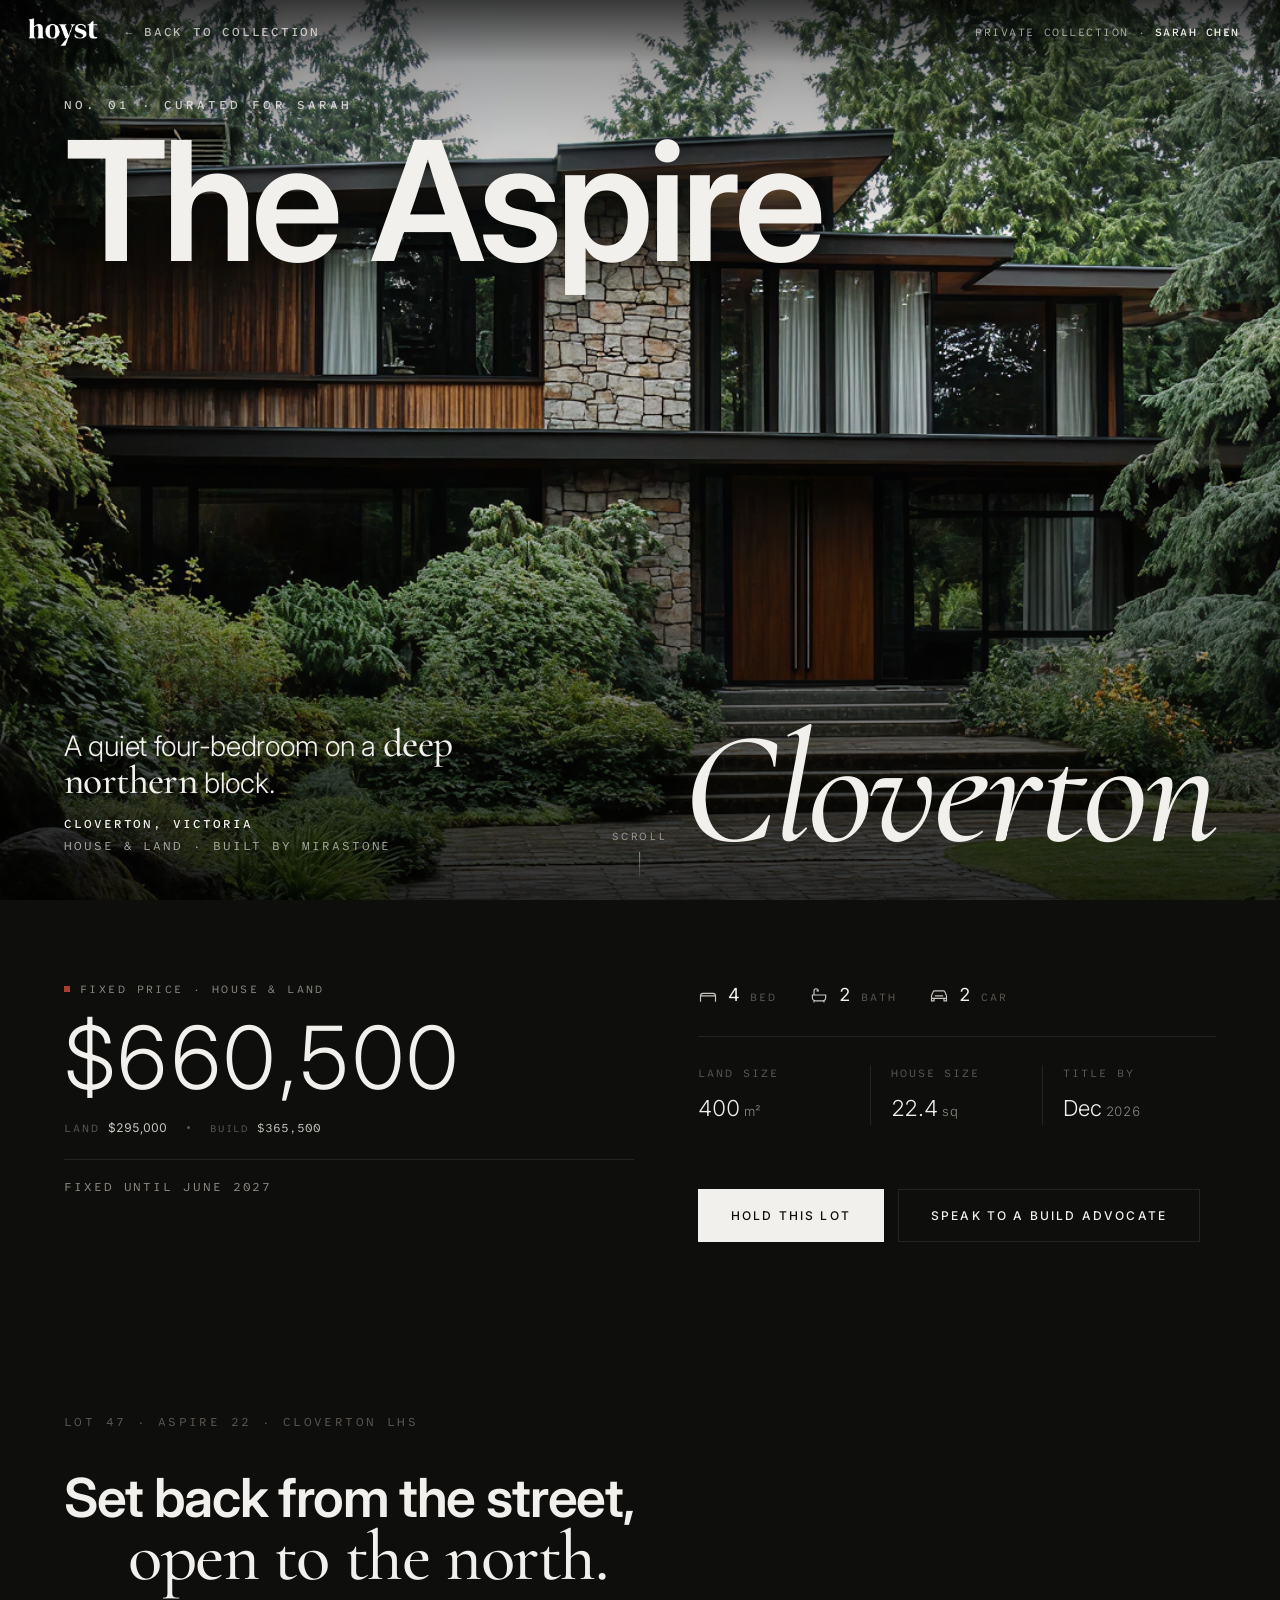
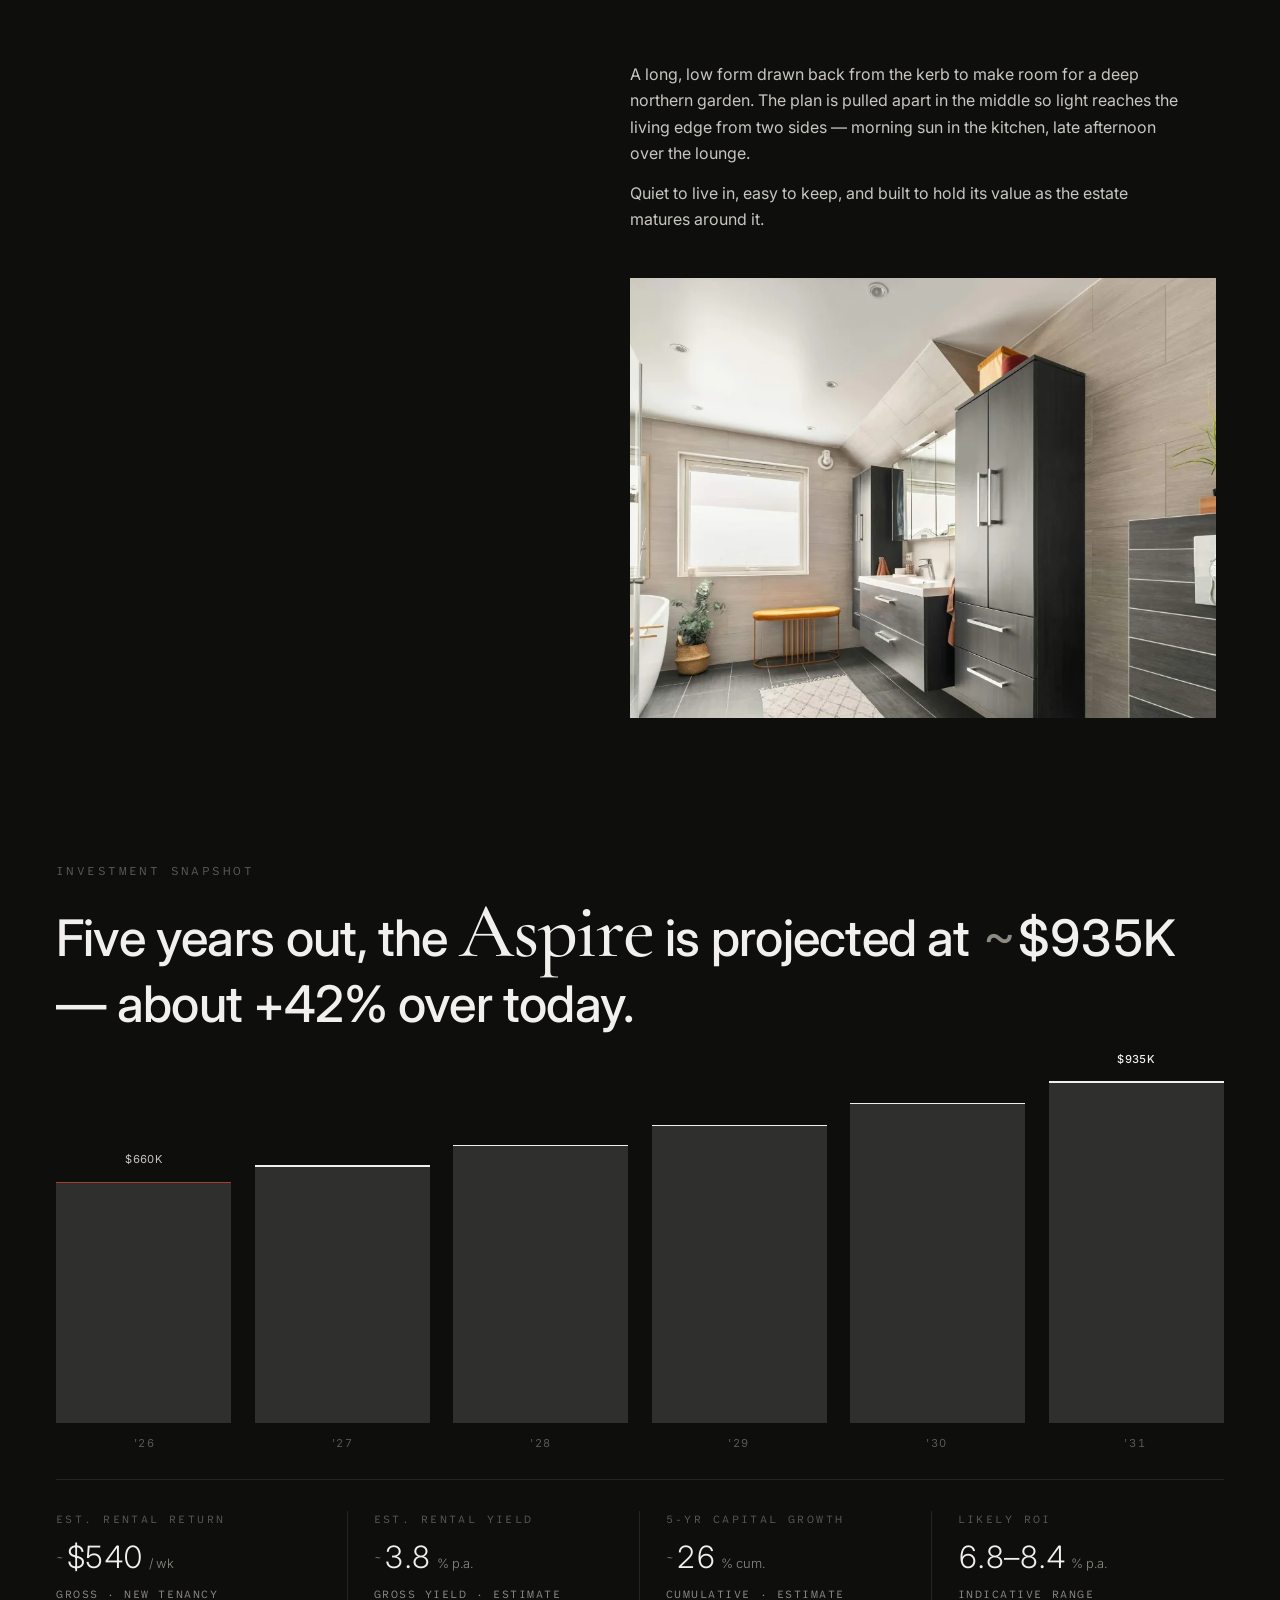
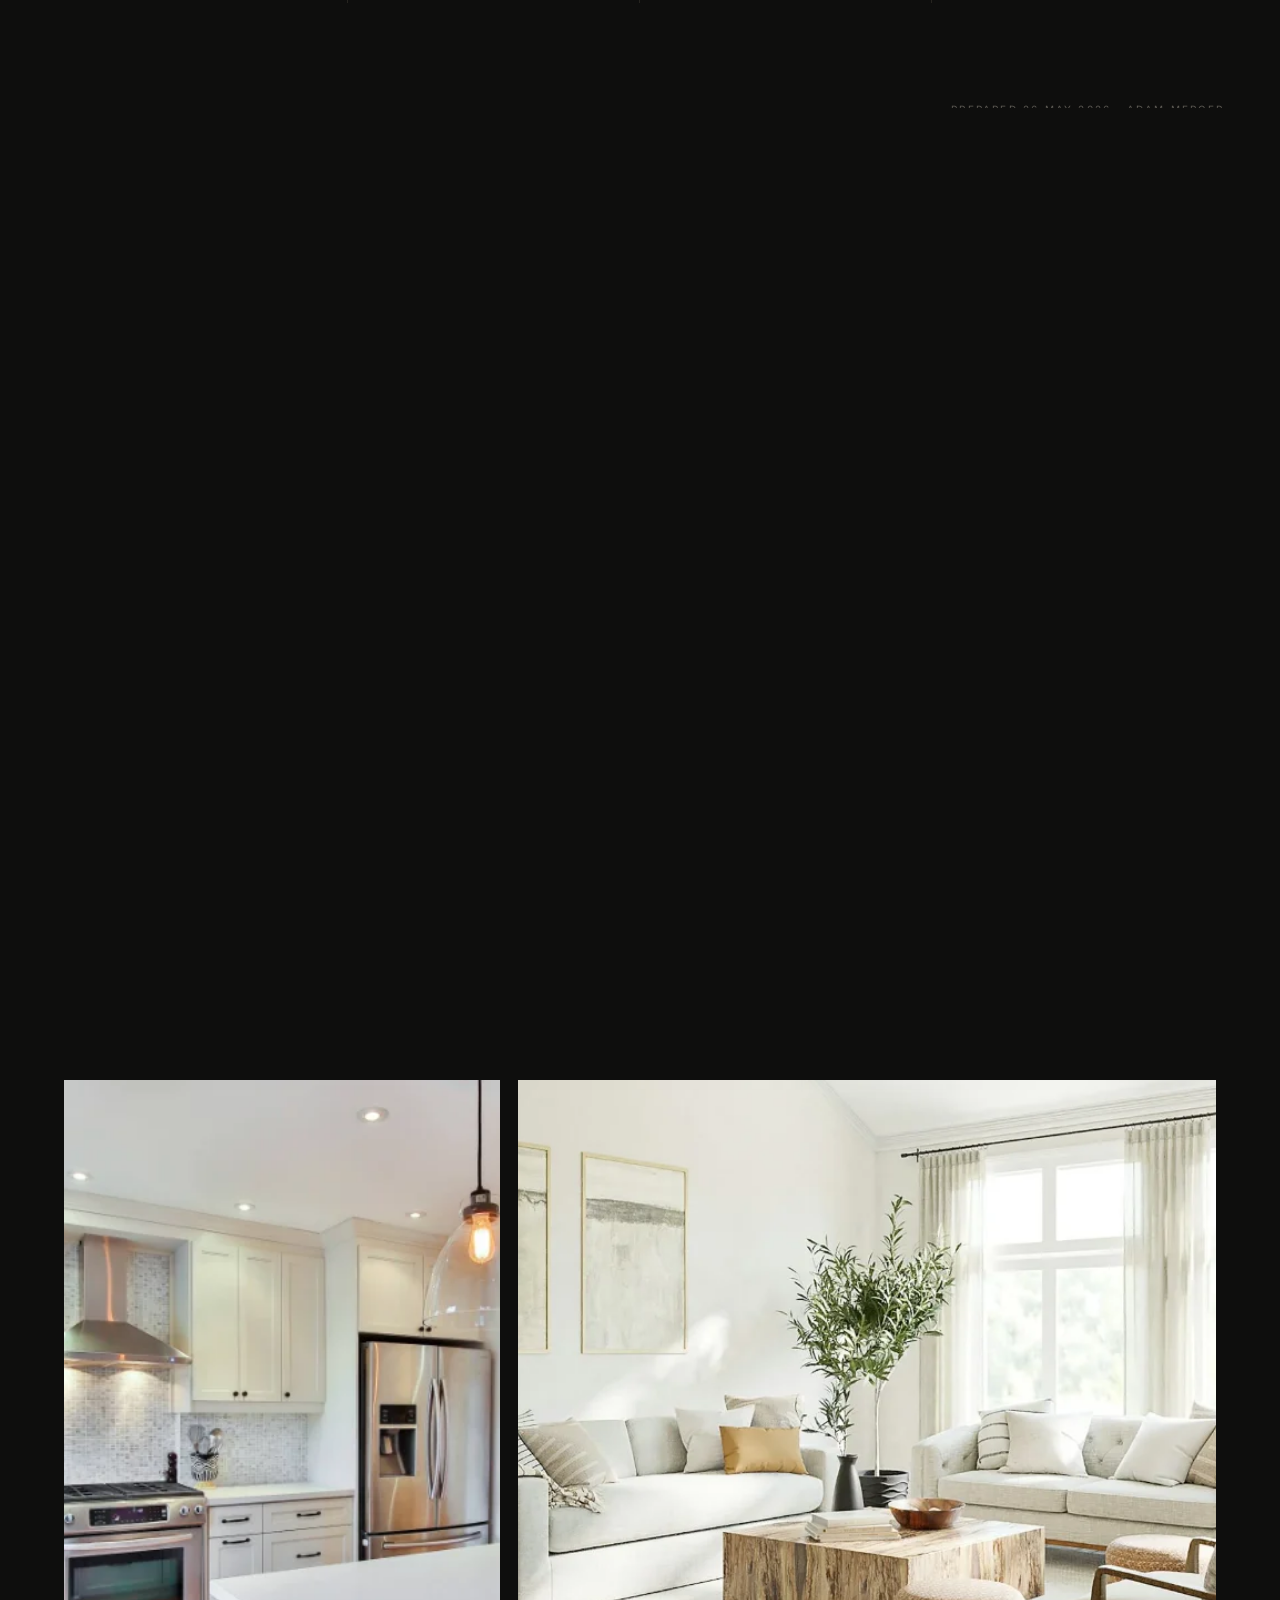
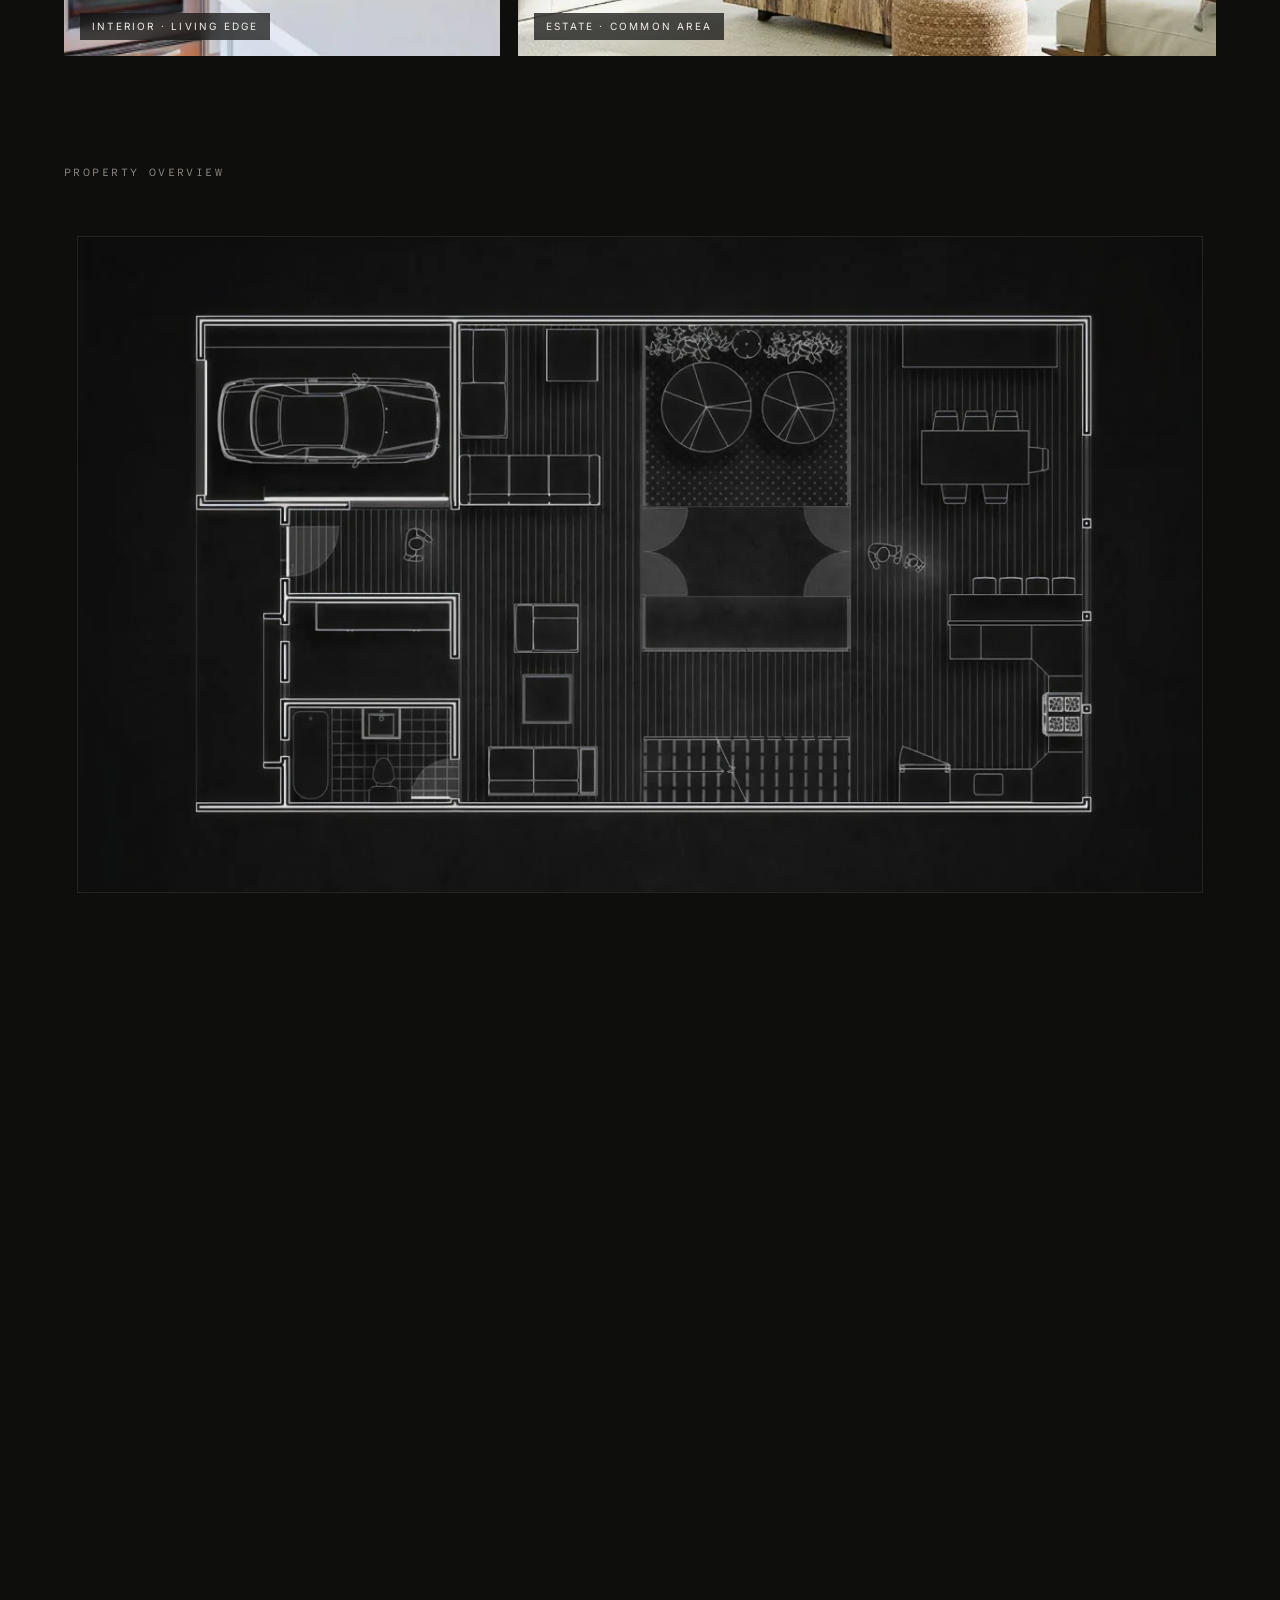
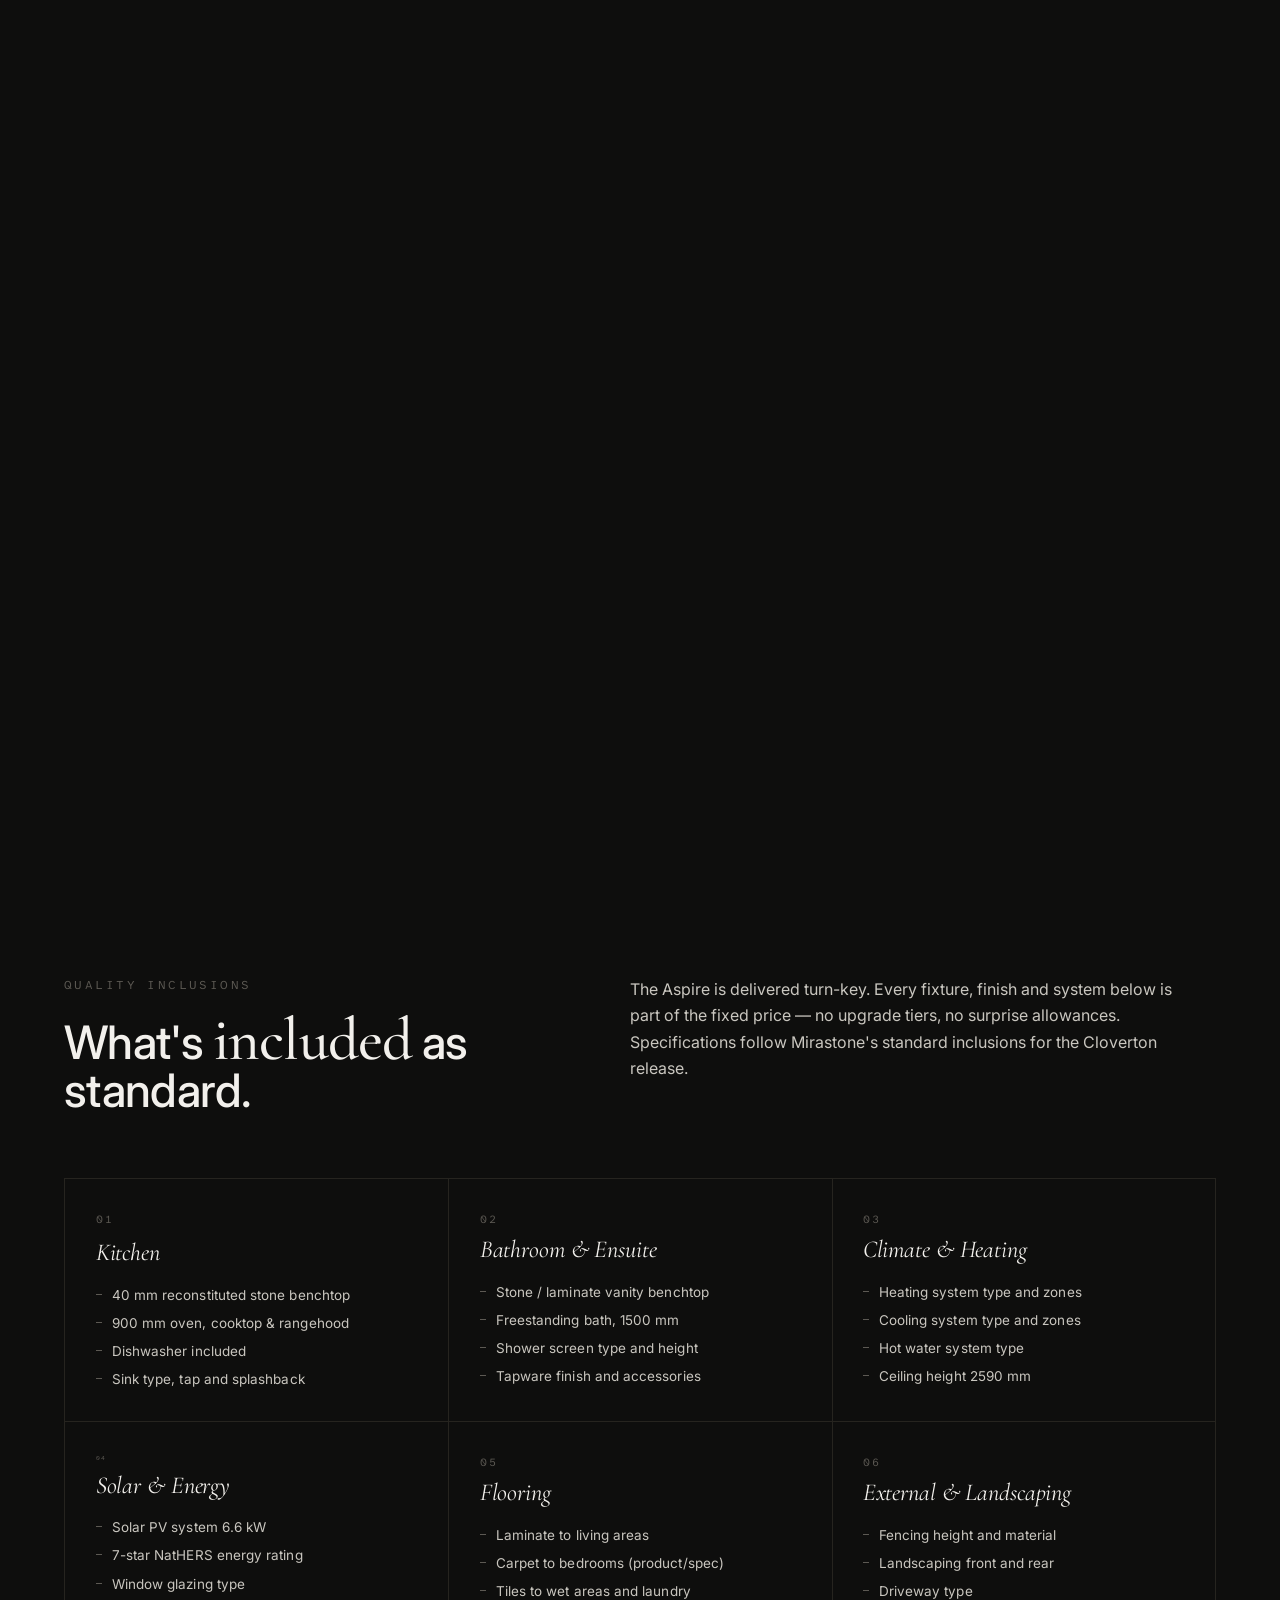
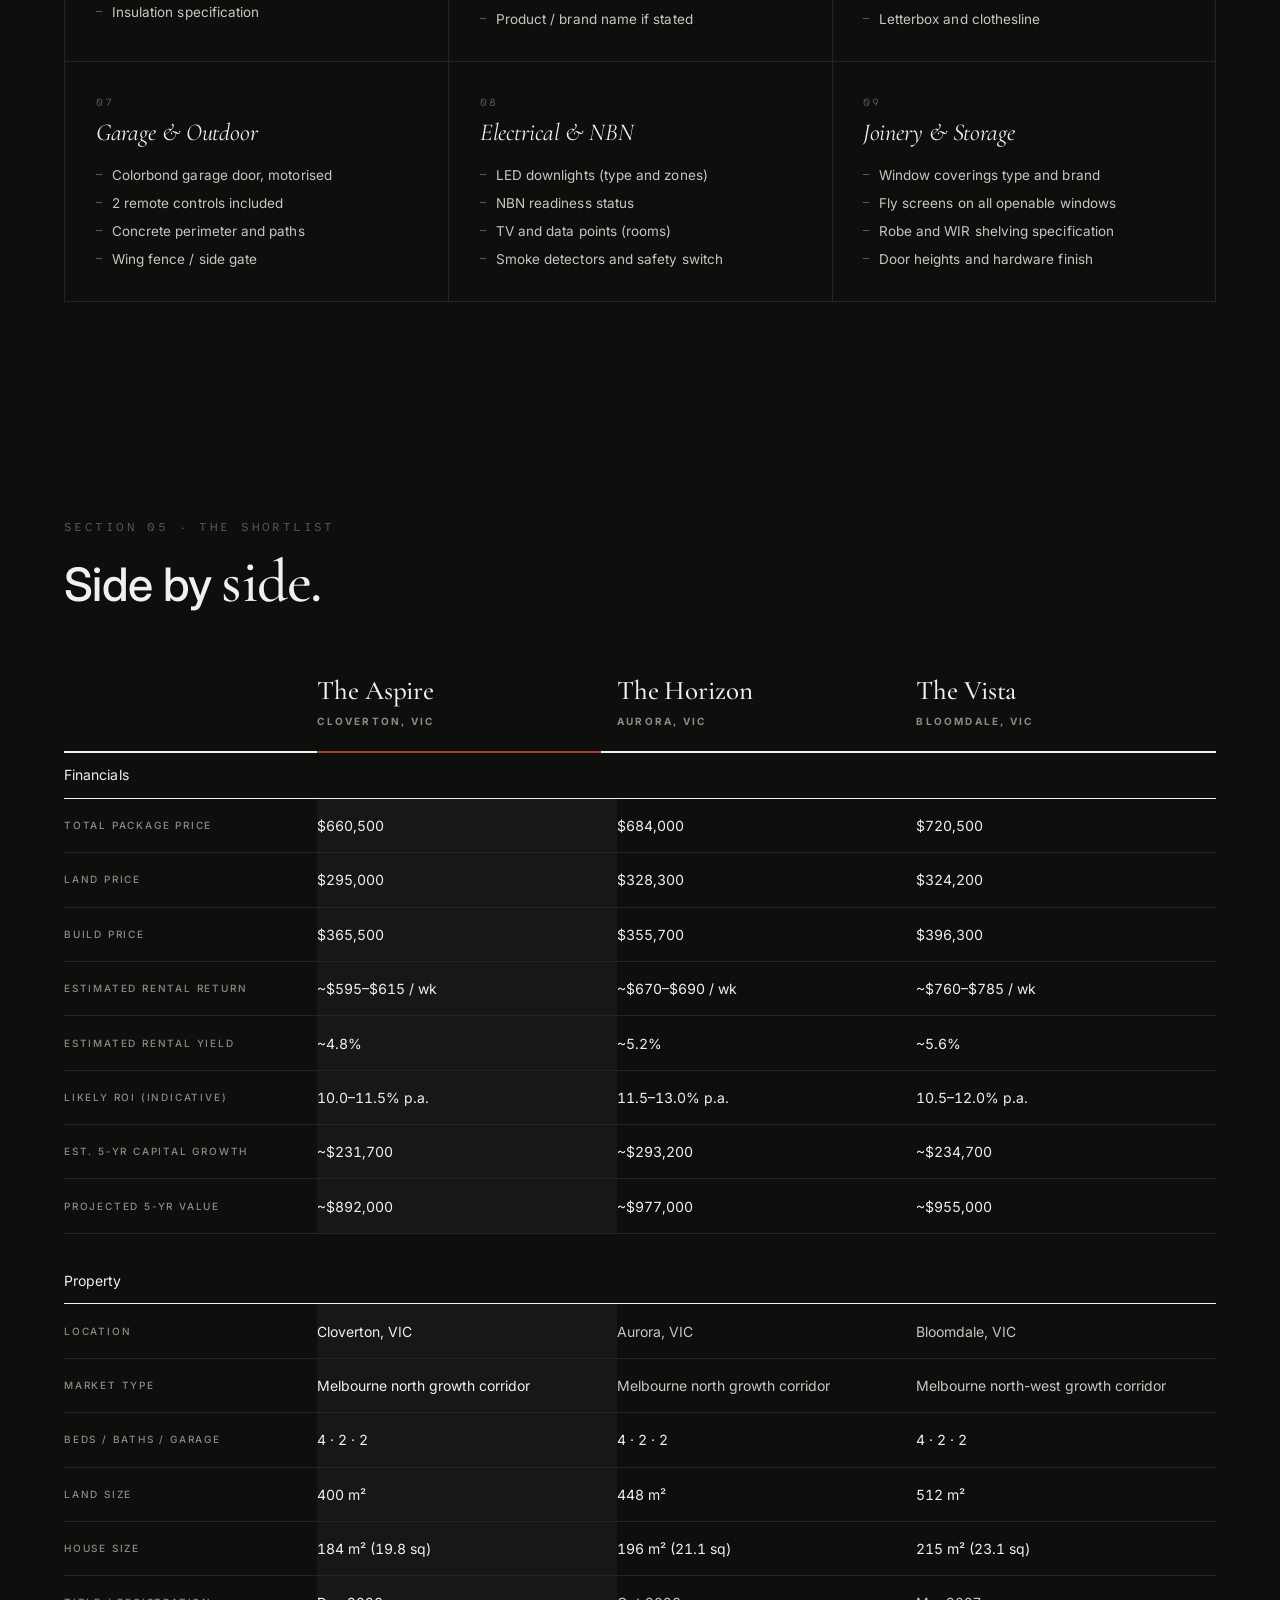
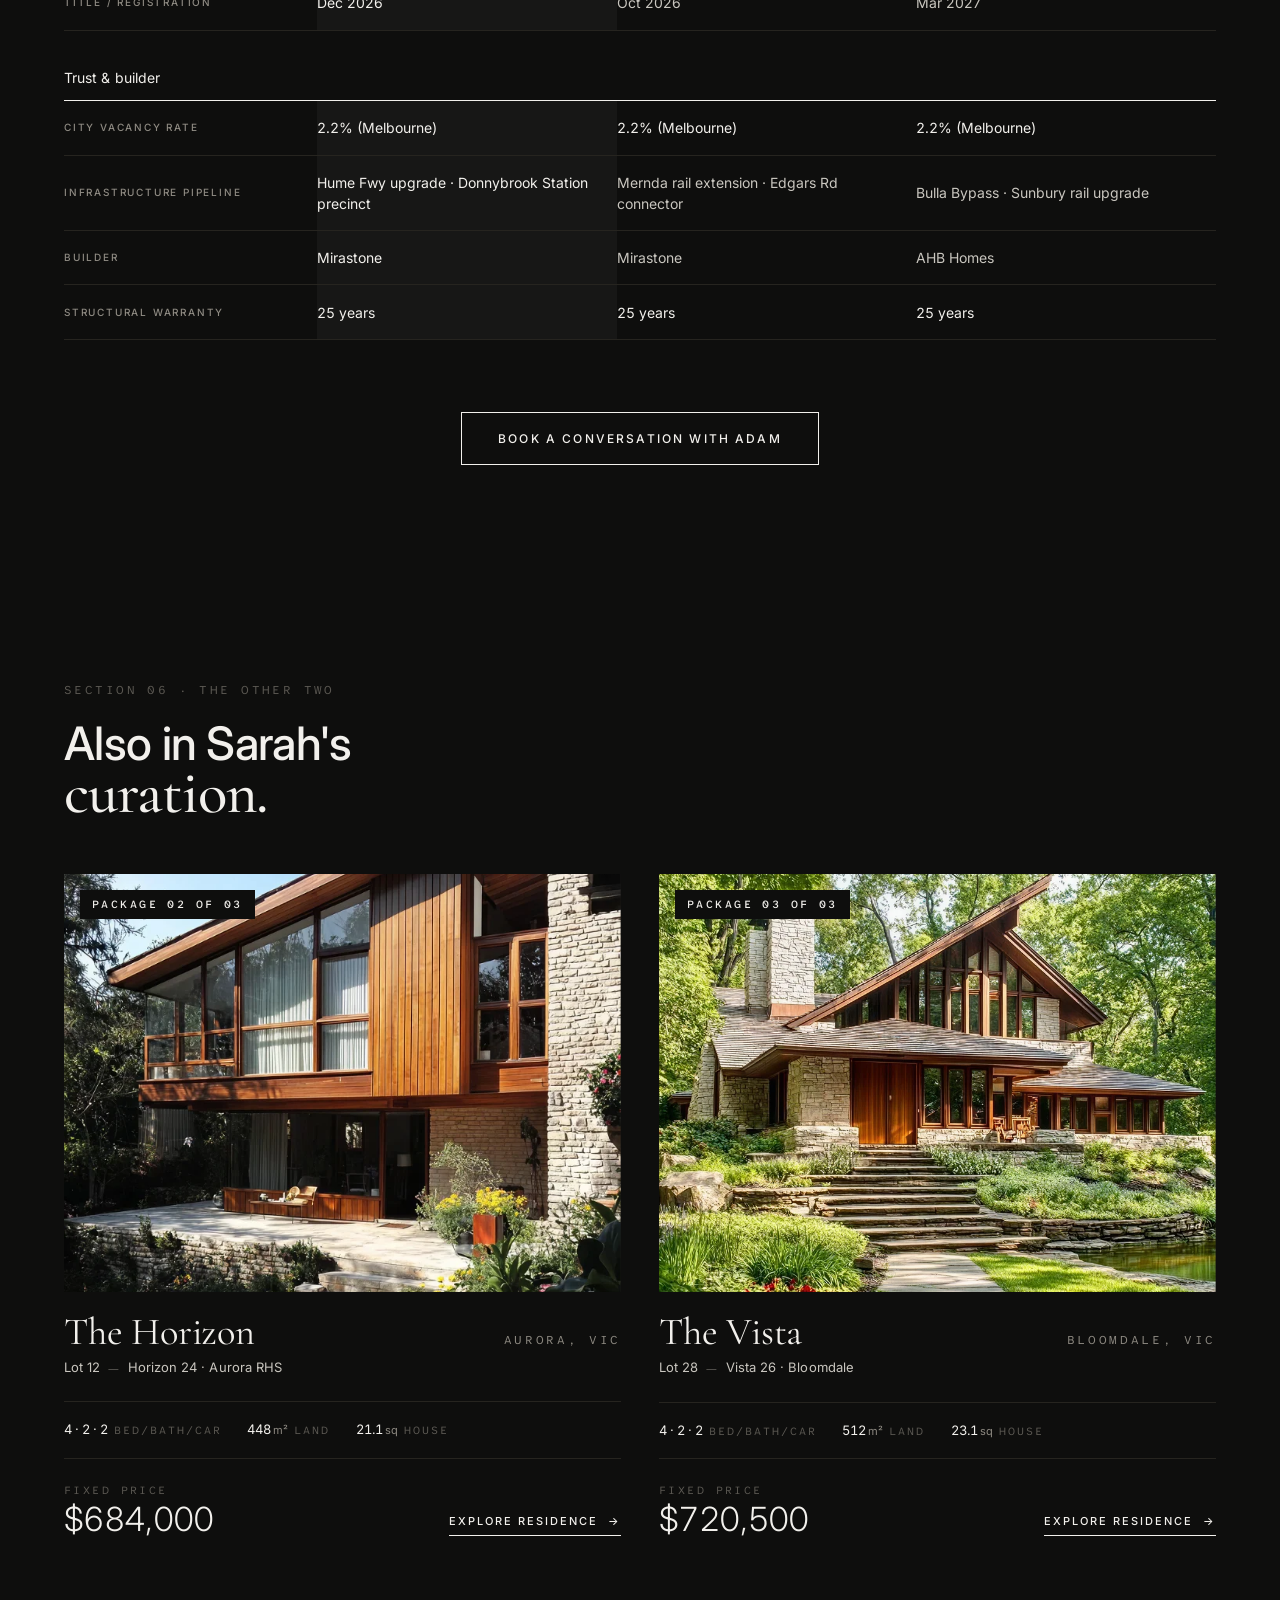
<file: project/The Aspire - Package Detail.html>
<!doctype html>
<html lang="en">
<head>
<meta charset="utf-8">
<title>Hoyst — The Aspire · Cloverton</title>
<meta name="viewport" content="width=1440">
<link rel="preconnect" href="https://fonts.googleapis.com">
<link rel="preconnect" href="https://fonts.gstatic.com" crossorigin>
<link href="https://fonts.googleapis.com/css2?family=Cormorant+Garamond:ital,wght@0,300;0,400;0,500;0,600;1,300;1,400;1,500;1,600&family=Inter:wght@300;400;500;600;700&display=swap" rel="stylesheet">
<link rel="stylesheet" href="assets/fonts/atkinson-mono.css">
<script src="image-slot.js"></script>
<style>
  :root{
    --bg: #0e0e0d;
    --paper: #131312;
    --ink: #f2f0ec;
    --ink-2: #c9c6bf;
    --ink-3: #8e8a82;
    --ink-4: #5c5953;
    --rule: #26241f;
    --rule-2: #1c1b18;
    --placeholder: #1a1917;
    --placeholder-ink: #4a4842;
    --sans: "Inter", "Helvetica Neue", Helvetica, Arial, sans-serif;
    --serif: "Cormorant Garamond", "EB Garamond", "Palatino", Georgia, serif;
  }

  *{box-sizing:border-box}
  html, body{
    margin:0; padding:0;
    background:var(--bg);
    color:var(--ink);
    font-family:var(--sans);
    font-size:15px;
    line-height:1.5;
    -webkit-font-smoothing:antialiased;
    text-rendering:optimizeLegibility;
  }

  /* ===== Page-level scroll snap =====
     (Removed — was causing jarring stops on the snapshot section.
     Page now scrolls freely throughout.) */
  html{
    scroll-snap-type: none;
  }

  /* ============== Fixed Top Bar ============== */
  .topbar{
    position:fixed; top:0; left:0; right:0;
    height:64px;
    display:flex; align-items:center; justify-content:space-between;
    padding: 0 40px 0 24px;
    background: linear-gradient(180deg, rgba(0,0,0,.55) 0%, rgba(0,0,0,0) 100%);
    z-index: 50;
  }
  .topbar.scrolled{
    background: rgba(14,14,13,.85);
    backdrop-filter: blur(8px);
    border-bottom: 1px solid var(--rule);
    transition: background .3s ease, border-color .3s ease;
  }
  .topbar .left{display:flex;align-items:center;gap:24px;}
  .logo-slot{display:flex; align-items:center; height: 40px;}
  .logo-slot img{display:block; height: 36px; width: auto;}
  .topbar .right{display:flex;align-items:center;gap:32px;}
  .nav-link{
    font-size:12px;
    letter-spacing:.14em;
    text-transform:uppercase;
    color:var(--ink);
    text-decoration:none;
    font-weight:500;
    opacity:.85;
  }
  .nav-link:hover{opacity:1;}
  .client-tag{
    font-size:11px;
    letter-spacing:.14em;
    text-transform:uppercase;
    color: rgba(242,240,236,.65);
  }
  .client-tag b{color:var(--ink); font-weight:500;}
  .back-link{
    display:inline-flex; align-items:center; gap:10px;
    font-family: "Atkinson Hyperlegible Mono", monospace;
    font-size:11px; letter-spacing:.16em; text-transform:uppercase;
    color: var(--ink); text-decoration:none; font-weight:500;
    opacity:.75;
    transition: opacity .2s ease;
  }
  .back-link:hover{opacity:1;}
  .back-link .arrow{display:inline-block; transition:transform .25s ease;}
  .back-link:hover .arrow{transform:translateX(-3px);}

  /* ============== HERO — full bleed ============== */
  .hero{
    position: relative;
    width: 100vw;
    height: 100vh;
    min-height: 720px;
    overflow: hidden;
    color: var(--ink);
    background: #000;
  }
  .hero .img-layer{
    position:absolute; inset:0;
    z-index: 0;
  }
  .hero .img-layer img.hero-photo{
    width:100%; height:100%; display:block;
    object-fit: cover;
    /* Portrait source — center the image so the full house sits in
       the visible window with the canopy above and the stone path
       just kissing the lower edge. */
    object-position: 50% 50%;
  }
  /* Dim the photo only at the edges to keep type legible without
     muddying the photo itself. */
  .hero .img-layer::after{
    content:"";
    position:absolute; inset:0;
    background:
      linear-gradient(180deg, rgba(0,0,0,.50) 0%, rgba(0,0,0,0) 28%, rgba(0,0,0,0) 42%, rgba(0,0,0,.35) 72%, rgba(0,0,0,.78) 100%),
      linear-gradient(90deg, rgba(0,0,0,.18) 0%, rgba(0,0,0,0) 32%);
    pointer-events:none;
    z-index: 1;
  }

  .hero .overlay{
    position:absolute; inset:0;
    z-index: 2;
    padding: 96px clamp(40px, 5vw, 72px) clamp(40px, 5vh, 72px);
    display: grid;
    grid-template-rows: 1fr auto;
    pointer-events: none;
  }
  .hero .overlay > *{ pointer-events: auto; }

  /* TOP ROW — eyebrow + huge "The" */
  .hero-top{
    display:flex; flex-direction:column; gap: 14px;
    align-self: start;
  }
  .hero-eyebrow{
    font-size: 11px;
    letter-spacing: .28em;
    text-transform: uppercase;
    color: var(--ink);
    opacity: .8;
    font-weight: 500;
    display:inline-flex; align-items:center; gap:14px;
    white-space: nowrap;
  }
  .hero-eyebrow .rule{width:32px; height:1px; background: currentColor;}

  .hero-display-sans{
    font-family: var(--sans);
    font-weight: 600;
    font-size: clamp(96px, 13vw, 200px);
    line-height: .88;
    letter-spacing: -.035em;
    margin: 0;
    color: var(--ink);
    text-shadow: 0 2px 30px rgba(0,0,0,.35);
  }

  /* BOTTOM ROW — left tagline / meta, right huge serif word */
  .hero-bottom{
    display:grid;
    grid-template-columns: minmax(0, 1fr) auto;
    align-items: end;
    gap: 40px;
  }
  .hero-meta{
    display:flex; flex-direction:column; gap: 16px;
    max-width: 460px;
  }
  .hero-tagline{
    font-family: var(--sans);
    font-weight: 300;
    font-size: clamp(22px, 2.2vw, 30px);
    line-height: 1.15;
    color: var(--ink);
    letter-spacing: -.01em;
    margin: 0;
  }
  .hero-tagline em{
    font-family: var(--serif);
    font-style: normal;
    font-weight: 500;
    font-size: 1.4em;
    line-height: .9;
    letter-spacing: -.015em;
  }
  .hero-meta .crumb{
    display:flex; flex-direction:column; gap: 4px;
    font-size: 12px;
    letter-spacing:.16em;
    text-transform: uppercase;
    color: var(--ink);
  }
  .hero-meta .crumb .place{font-weight:500;}
  .hero-meta .crumb .sub{
    color: rgba(242,240,236,.65);
    font-weight: 400;
  }

  .hero-display-serif{
    font-family: var(--serif);
    font-style: italic;
    font-weight: 500;
    font-size: clamp(110px, 12.5vw, 200px);
    line-height: .82;
    letter-spacing: -.02em;
    color: var(--ink);
    margin: 0;
    text-shadow: 0 2px 40px rgba(0,0,0,.4);
    align-self: end;
    justify-self: end;
    transform: translateY(.04em);
    white-space: nowrap;
  }

  /* tiny scroll hint anchored bottom-center on the hero */
  .scroll-hint{
    position:absolute;
    left: 50%; bottom: 20px;
    transform: translateX(-50%);
    display:inline-flex; flex-direction:column; align-items:center; gap: 8px;
    font-size: 10px;
    letter-spacing: .28em;
    text-transform: uppercase;
    color: rgba(242,240,236,.55);
    z-index: 3;
    pointer-events: none;
  }
  .scroll-hint .dot{
    display:inline-block;
    width: 1px;
    height: 28px;
    background: linear-gradient(180deg, rgba(242,240,236,.55) 0%, rgba(242,240,236,0) 100%);
    animation: scrollNudge 2.4s ease-in-out infinite;
    transform-origin: top center;
  }
  @keyframes scrollNudge{
    0%, 100%{ transform: scaleY(.6); opacity:.5;}
    50%     { transform: scaleY(1);   opacity:1;}
  }

  /* ============== DETAILS SECTION (below hero) ============== */
  .details{
    padding: clamp(72px, 9vh, 120px) clamp(40px, 5vw, 72px) clamp(72px, 9vh, 120px);
    max-width: 1280px;
    margin: 0 auto;
    width: 100%;
  }
  .details-head{
    display:grid;
    grid-template-columns: minmax(0, 1fr) minmax(0, 1.2fr);
    gap: clamp(40px, 6vw, 88px);
    align-items: start;
    padding-top: clamp(48px, 6vh, 72px);
  }
  .details-eyebrow{
    font-size:11px;
    letter-spacing:.22em;
    text-transform:uppercase;
    color: var(--ink-4);
    display:flex; align-items:center; gap:12px;
    margin-bottom: 20px;
  }
  .details-eyebrow .rule{width:32px; height:1px; background:var(--ink-4);}
  .details-title{
    font-family: var(--serif);
    font-weight: 400;
    font-size: clamp(34px, 3.6vw, 52px);
    line-height: 1.05;
    margin: 0;
    color: var(--ink);
    letter-spacing: -.005em;
  }
  .details-title em{font-style: italic;}
  .details-lead{
    font-size: 16px;
    line-height: 1.65;
    color: var(--ink-2);
    max-width: 56ch;
    margin: 0;
  }
  .details-lead + .details-lead{margin-top: 14px;}

  /* Config + Price block — primary slot */
  .at-a-glance{
    display:grid;
    grid-template-columns: minmax(0, 1.1fr) minmax(0, 1fr);
    gap: clamp(40px, 5vw, 80px);
    align-items: start;
    padding-bottom: clamp(48px, 6vh, 72px);
  }

  .price-block{
    display:flex; flex-direction:column;
  }
  .price-block .ptype{
    font-size: 10px;
    letter-spacing: .22em;
    text-transform: uppercase;
    color: var(--ink-3);
    margin-bottom: 16px;
    display:inline-flex; align-items:center; gap: 10px;
  }
  .price-block .ptype::before{
    content:""; width:6px; height:6px;
    background: #A5402D;
  }
  .price-block .total{
    font-family: var(--sans);
    font-weight: 300;
    font-size: clamp(56px, 6.8vw, 96px);
    line-height: 1;
    letter-spacing: -.025em;
    color: var(--ink);
    font-variant-numeric: tabular-nums;
  }
  .price-block .breakdown{
    display:flex; align-items:center; gap: 20px;
    margin-top: 18px;
    font-size: 14px;
    color: var(--ink-2);
    font-variant-numeric: tabular-nums;
  }
  .price-block .breakdown .lab{
    font-size:10px;
    letter-spacing:.18em;
    text-transform:uppercase;
    color: var(--ink-4);
    margin-right: 8px;
  }
  .price-block .breakdown .dot{
    width: 3px; height:3px; border-radius:50%;
    background: var(--ink-4);
    display:inline-block;
  }
  .price-block .validity{
    margin-top: 22px;
    font-size: 11px;
    letter-spacing: .16em;
    text-transform: uppercase;
    color: var(--ink-3);
    padding-top: 18px;
    border-top: 1px solid var(--rule);
  }

  /* Config & specs side */
  .key-specs{
    display:flex; flex-direction:column; gap: 28px;
  }
  .config-row{
    display:flex; align-items:center; gap: 32px;
    padding-bottom: 28px;
    border-bottom: 1px solid var(--rule);
  }
  .config{
    display:flex; align-items:baseline; gap: 10px;
    color: var(--ink);
    font-size: 18px;
  }
  .config svg{
    width: 20px; height: 20px;
    stroke: var(--ink-2);
    fill: none;
    stroke-width: 1.4;
    align-self: center;
  }
  .config .v{font-variant-numeric: tabular-nums; font-weight: 400;}
  .config .k{
    font-size:10px;
    letter-spacing:.18em;
    text-transform:uppercase;
    color: var(--ink-4);
  }

  .spec-grid{
    display:grid;
    grid-template-columns: repeat(3, 1fr);
  }
  .spec-grid .cell{
    display:flex; flex-direction:column; gap: 10px;
    padding: 0 20px 0 0;
    border-right: 1px solid var(--rule);
  }
  .spec-grid .cell:last-child{border-right: none; padding-right: 0;}
  .spec-grid .cell + .cell{padding-left: 20px;}
  .spec-grid .k{
    font-size: 10px;
    letter-spacing: .18em;
    text-transform: uppercase;
    color: var(--ink-4);
  }
  .spec-grid .v{
    font-size: 22px;
    color: var(--ink);
    font-variant-numeric: tabular-nums;
    letter-spacing: -.005em;
    font-weight: 300;
  }
  .spec-grid .v .unit{
    color: var(--ink-3);
    font-size: 13px;
    margin-left: 4px;
    letter-spacing: .04em;
  }

  /* CTA row */
  .cta-row{
    display:flex; align-items:center; gap: 14px;
    flex-wrap: wrap;
    padding-top: clamp(36px, 4vh, 48px);
  }
  .btn{
    appearance: none;
    border: 1px solid var(--ink);
    background: var(--ink);
    color: var(--bg);
    padding: 18px 32px;
    font-family: var(--sans);
    font-size: 12px;
    letter-spacing: .18em;
    text-transform: uppercase;
    font-weight: 500;
    cursor: pointer;
    transition: background .25s ease, color .25s ease, border-color .25s ease;
    display:inline-flex; align-items:center; gap: 10px;
  }
  .btn:hover{
    background: transparent;
    color: var(--ink);
  }
  .btn.ghost{
    background: transparent;
    color: var(--ink);
    border-color: var(--rule);
  }
  .btn.ghost:hover{
    border-color: var(--ink);
  }

  /* Placeholder for future sections */
  .next-section-stub{
    padding: clamp(40px, 6vh, 80px) clamp(40px, 5vw, 72px);
    max-width: 1280px;
    margin: 0 auto;
    color: var(--ink-4);
    font-size: 11px;
    letter-spacing: .22em;
    text-transform: uppercase;
    border-top: 1px solid var(--rule);
    text-align: center;
  }

  /* ============== INVESTMENT SNAPSHOT ============== */
  /* ===== Investment Snapshot — sticky two-state composition =====
     STATE A (default): only the eyebrow + sentence are visible,
       composed in the optical center of the sticky stage. The sentence
       reveals word-by-word on first viewport entry (IO + .is-revealing).
     STATE B (.is-advanced, set by JS once scroll passes a trigger):
       the title block animates UP to its top position and the chart,
       strip and disclaimer compose in beneath it. Both states use long,
       Apple-style cubic-bezier transitions — NOT scroll-tied opacity. */
  .snapshot-scroll{
    position: relative;
    /* Snap target removed — was causing jarring stops during natural
       scroll. The sticky stage handles the read pacing on its own. */
    scroll-margin-top: 18vh;
  }
  .snapshot-stage-wrap{
    position: relative;
    /* enough scroll room that the user reads State A, crosses the
       trigger, and has space to take in State B before leaving */
    height: 200vh;
  }
  .snapshot-stage{
    position: sticky;
    top: 0;
    height: 100vh;
    max-width: 1280px;
    margin: 0 auto;
    /* --pt is the padding-top, exposed as a var so the centering
       formula below can compensate for it on any viewport. */
    --pt: clamp(80px, 10vh, 120px);
    padding: var(--pt) clamp(40px, 5vw, 72px) clamp(40px, 5vh, 60px);
    box-sizing: border-box;
    overflow: hidden;
    display: flex;
    flex-direction: column;
    gap: clamp(24px, 3vh, 36px);
  }

  /* ----- Title block (eyebrow + sentence) -----
     Lives in normal flex flow. STATE A shifts it down with transform so
     its visual centre lands at 50vh; STATE B lets it sit at its natural
     top position. The translateY is computed from the element's own
     height (50%) and the stage padding (var(--pt)) so it stays
     correctly centered no matter how tall the viewport is. */
  .snap-title-block{
    display: flex;
    flex-direction: column;
    gap: clamp(16px, 2vh, 28px);
    transform: translateY(calc(50vh - 50% - var(--pt)));
    transition: transform 1.15s cubic-bezier(.22, 1, .36, 1);
    will-change: transform;
  }
  .snapshot-stage.is-advanced .snap-title-block{
    transform: translateY(0);
  }

  .snapshot-eyebrow{
    font-size: 11px;
    letter-spacing: .22em;
    text-transform: uppercase;
    color: var(--ink-4);
    margin: 0;
    /* Reveals in unison with the sentence \u2014 same easing, slightly\n       ahead so it reads as the label introducing the line. */
    opacity: 0;
    transform: translateY(20px);
    transition:
      opacity .9s cubic-bezier(.2,.6,.2,1),
      transform .9s cubic-bezier(.2,.6,.2,1);
  }
  .snapshot-scroll.is-revealing .snapshot-eyebrow{
    opacity: 1;
    transform: none;
  }

  /* Editorial sentence — anchored left, words reveal on first
     viewport entry (handled by IO + .is-revealing). */
  .snapshot-sentence{
    font-family: var(--sans);
    font-weight: 500;
    font-style: normal;
    font-size: clamp(40px, 4.2vw, 60px);
    line-height: 1.32;
    color: var(--ink);
    letter-spacing: -.015em;
    margin: 0;
    max-width: 100%;
    text-align: left;
    text-wrap: pretty;
  }
  .snapshot-sentence em{
    font-family: var(--serif);
    font-style: normal;
    font-weight: 500;
    font-size: 1.55em;
    line-height: .9;
    letter-spacing: -.015em;
    color: var(--ink);
  }
  .snapshot-sentence .num{
    font-family: var(--sans);
    font-style: normal;
    font-weight: 500;
    color: var(--ink);
    font-variant-numeric: tabular-nums;
    letter-spacing: -.015em;
    padding: 0 2px;
    white-space: nowrap;
  }
  .snapshot-sentence .num .approx{
    font-family: var(--sans);
    font-style: normal;
    font-weight: 400;
    font-size: 1em;
    color: var(--ink-3);
    margin-right: .08em;
    display: inline-block;
    transform: translateY(-.05em);
  }
  .snapshot-sentence .word{
    display: inline-block;
    opacity: 0;
    transform: translateY(28px);
    transition:
      opacity .9s cubic-bezier(.2,.6,.2,1),
      transform .9s cubic-bezier(.2,.6,.2,1);
    transition-delay: calc(var(--i, 0) * 0.055s);
    will-change: opacity, transform;
  }
  .snapshot-scroll.is-revealing .snapshot-sentence .word{
    opacity: 1;
    transform: none;
  }

  /* ----- Content below the title (chart + strip + footer) -----
     Sits in normal flex flow underneath the title. STATE A: invisible,
     gently pushed down. STATE B: composes in. */
  .snap-below{
    display: flex;
    flex-direction: column;
    gap: clamp(24px, 3vh, 36px);
    opacity: 0;
    transform: translateY(40px);
    transition:
      opacity 1.15s cubic-bezier(.22, 1, .36, 1),
      transform 1.15s cubic-bezier(.22, 1, .36, 1);
    pointer-events: none;
    will-change: opacity, transform;
  }
  .snapshot-stage.is-advanced .snap-below{
    opacity: 1;
    transform: translateY(0);
    transition-delay: .15s;
    pointer-events: auto;
  }

  /* Light internal stagger inside the below block, also trigger-driven */
  .snap-strip .cell{
    opacity: 0;
    transform: translateY(18px);
    transition:
      opacity .9s cubic-bezier(.22, 1, .36, 1),
      transform .9s cubic-bezier(.22, 1, .36, 1);
  }
  .snap-strip .cell:nth-child(1){ transition-delay: .35s; }
  .snap-strip .cell:nth-child(2){ transition-delay: .43s; }
  .snap-strip .cell:nth-child(3){ transition-delay: .51s; }
  .snap-strip .cell:nth-child(4){ transition-delay: .59s; }
  .snapshot-stage.is-advanced .snap-strip .cell{
    opacity: 1;
    transform: translateY(0);
  }

  .snapshot-foot{
    opacity: 0;
    transform: translateY(14px);
    transition:
      opacity .9s cubic-bezier(.22, 1, .36, 1),
      transform .9s cubic-bezier(.22, 1, .36, 1);
    transition-delay: .55s;
  }
  .snapshot-stage.is-advanced .snapshot-foot{
    opacity: 1;
    transform: translateY(0);
    transition-delay: .7s;
  }

  @media (prefers-reduced-motion: reduce){
    .snapshot-sentence .word,
    .snapshot-eyebrow,
    .snap-title-block,
    .snap-below,
    .snap-strip .cell,
    .snapshot-foot{
      opacity: 1; transform: none; transition: none;
    }
    .snap-title-block{ transform: none; }
  }

  /* ===== Short viewports — same composition, tighter scales =====
     Below ~900px the stage still goes sticky and snaps; we just shrink
     type, chart height, padding and gaps so all of State B fits in
     100vh and nothing is clipped. The centering formula above already
     adapts via --pt. */
  @media (max-height: 900px){
    .snapshot-stage{
      --pt: clamp(36px, 6vh, 72px);
      padding: var(--pt) clamp(24px, 5vw, 56px) clamp(24px, 4vh, 56px);
      gap: clamp(28px, 5vh, 48px);
    }
    .snap-title-block{
      gap: clamp(12px, 1.8vh, 22px);
    }
    .snapshot-sentence{
      font-size: clamp(36px, 5.6vh, 64px);
      line-height: 1.3;
    }
    .snap-below{
      gap: clamp(20px, 3vh, 32px);
    }
    .hero-chart .bars{
      height: clamp(140px, 22vh, 220px);
    }
    .snap-strip{
      padding-top: clamp(18px, 2.5vh, 28px);
    }
    .snapshot-foot{
      padding-top: clamp(12px, 2vh, 20px);
    }
  }

  .hero-chart{
    position: relative;
  }
  .hero-chart .bars{
    display: flex;
    align-items: flex-end;
    gap: clamp(14px, 1.8vw, 28px);
    height: clamp(280px, 38vh, 380px);
    position: relative;
  }
  .hero-chart .bars .bar{
    flex: 1 1 0;
    background: rgba(201, 198, 191, .18);
    position: relative;
    cursor: default;
    transition: background .2s ease;
  }
  .hero-chart .bars .bar:hover{
    background: rgba(201, 198, 191, .32);
  }
  .hero-chart .bars .bar::before{
    content:"";
    position:absolute;
    left: 0; right: 0; top: 0;
    height: 1.5px;
    background: var(--ink);
    transition: background .2s ease;
  }
  .hero-chart .bars .bar:hover::before{
    background: #A5402D;
  }
  .hero-chart .bars .bar.is-now::before{
    background: #A5402D;
  }
  .hero-chart .bars .bar .pop{
    position: absolute;
    bottom: calc(100% + 14px);
    left: 50%;
    transform: translateX(-50%);
    font-size: 11px;
    letter-spacing: .04em;
    color: var(--ink-2);
    font-variant-numeric: tabular-nums;
    white-space: nowrap;
    pointer-events: none;
  }
  .hero-chart .bars .bar.is-end .pop{
    color: var(--ink);
    font-weight: 500;
  }
  /* Hover tooltip: two-line pill (year + value) for the middle bars
     that don't show a persistent pop. Anchored to the bar's top edge. */
  .hero-chart .bars .bar .tip{
    position: absolute;
    bottom: calc(100% + 12px);
    left: 50%;
    transform: translateX(-50%) translateY(4px);
    display: flex; flex-direction: column; align-items: center; gap: 2px;
    padding: 8px 12px;
    background: var(--paper);
    border: 1px solid var(--rule);
    font-variant-numeric: tabular-nums;
    white-space: nowrap;
    opacity: 0;
    pointer-events: none;
    transition: opacity .18s ease, transform .18s ease;
    z-index: 4;
  }
  .hero-chart .bars .bar .tip .year{
    font-size: 9px;
    letter-spacing: .22em;
    text-transform: uppercase;
    color: var(--ink-4);
  }
  .hero-chart .bars .bar .tip .value{
    font-size: 13px;
    color: var(--ink);
  }
  .hero-chart .bars .bar:hover .tip{
    opacity: 1;
    transform: translateX(-50%) translateY(0);
  }
  /* Hide persistent pops when ANY bar is hovered to keep one source of
     truth at a time. Tooltip wins. */
  .hero-chart .bars:hover .bar.is-now .pop,
  .hero-chart .bars:hover .bar.is-end .pop{
    opacity: .25;
    transition: opacity .18s ease;
  }
  /* dashed reference line at today's value */
  .hero-chart .today-line{
    position: absolute;
    left: 0; right: 0;
    border-top: 1px dashed rgba(33, 54, 167, .55);
    pointer-events: none;
  }
  .hero-chart .today-line::after{
    content: "Today · $660K";
    position: absolute;
    right: 0;
    top: -22px;
    font-size: 10px;
    letter-spacing: .18em;
    text-transform: uppercase;
    color: #A5402D;
    font-variant-numeric: tabular-nums;
    background: var(--bg);
    padding-left: 8px;
  }
  .hero-chart .axis{
    display: flex;
    gap: clamp(12px, 1.6vw, 24px);
    margin-top: 12px;
    padding-top: 10px;
    border-top: 1px solid var(--rule);
    font-size: 11px;
    letter-spacing: .16em;
    text-transform: uppercase;
    color: var(--ink-4);
    font-variant-numeric: tabular-nums;
  }
  .hero-chart .axis span{
    flex: 1 1 0;
    text-align: center;
  }

  /* ===== Bottom strip: 4 stats, label + value + qual (no sparkline) ===== */
  .snap-strip{
    display: grid;
    grid-template-columns: repeat(4, 1fr);
    border-top: 1px solid var(--rule);
    padding-top: clamp(28px, 3.5vh, 40px);
  }
  .snap-strip .cell{
    display: flex;
    flex-direction: column;
    gap: 14px;
    padding: 0 clamp(20px, 2vw, 32px);
    border-right: 1px solid var(--rule);
    min-height: 0;
  }
  .snap-strip .cell:first-child{
    padding-left: 0;
  }
  .snap-strip .cell:last-child{
    border-right: none;
    padding-right: 0;
  }
  .snap-strip .lab{
    font-size: 10px;
    letter-spacing: .22em;
    text-transform: uppercase;
    color: var(--ink-4);
  }
  .snap-strip .val{
    font-family: var(--sans);
    font-weight: 300;
    font-size: clamp(28px, 2.4vw, 36px);
    line-height: 1;
    letter-spacing: -.015em;
    color: var(--ink);
    font-variant-numeric: tabular-nums;
    display: inline-flex;
    align-items: baseline;
    gap: 2px;
    white-space: nowrap;
  }
  .snap-strip .val .approx{
    font-family: var(--serif);
    font-weight: 400;
    font-style: italic;
    font-size: .55em;
    color: var(--ink-3);
    line-height: 1;
    transform: translateY(-.4em);
    margin-right: 2px;
  }
  .snap-strip .val .range{
    font-size: inherit;
  }
  .snap-strip .val .unit{
    font-size: .42em;
    color: var(--ink-3);
    letter-spacing: 0;
    margin-left: 4px;
  }
  .snap-strip .qual{
    font-size: 11px;
    letter-spacing: .14em;
    text-transform: uppercase;
    color: var(--ink-3);
  }
  .stat-hero .figure{
    font-family: var(--sans);
    font-weight: 300;
    font-size: clamp(80px, 9vw, 132px);
    line-height: .92;
    letter-spacing: -.03em;
    color: var(--ink);
    font-variant-numeric: tabular-nums;
    display: inline-flex;
    align-items: baseline;
    gap: 4px;
    white-space: nowrap;
  }
  .stat-hero .figure .approx{
    font-family: var(--serif);
    font-weight: 400;
    font-style: italic;
    font-size: .35em;
    color: var(--ink-3);
    line-height: 1;
    transform: translateY(-.4em);
    margin-right: 4px;
  }
  .stat-hero .figure .unit{
    font-size: .42em;
    color: var(--ink-3);
    letter-spacing: 0;
    margin-left: 4px;
    white-space: nowrap;
  }
  .stat-hero .note{
    font-size: 12px;
    letter-spacing: .14em;
    text-transform: uppercase;
    color: var(--ink-3);
    margin-top: 8px;
  }

  /* Supporting stats grid (right column, below lead) */
  .stat-grid{
    display: grid;
    grid-template-columns: 1fr 1fr;
    border-left: 1px solid var(--rule);
  }
  /* Existing small sparkline retained for the strip (smaller variant) */
  .spark{
    display: flex;
    align-items: flex-end;
    gap: 4px;
    height: 44px;
  }
  .spark .bar{
    flex: 1 1 0;
    min-width: 0;
    background: rgba(201, 198, 191, .22);
    position: relative;
  }
  .spark .bar::before{
    content:"";
    position:absolute;
    left: 0; right: 0; top: 0;
    height: 1px;
    background: var(--ink-2);
  }
  .spark .bar.is-now::before{
    background: #A5402D;
    height: 1.5px;
  }

  /* Hide old structures that are no longer used */
  .stat-grid .stat{
    display: flex;
    flex-direction: column;
    gap: 14px;
    padding: clamp(24px, 3vh, 36px) clamp(24px, 2.6vw, 36px);
    border-right: 1px solid var(--rule);
    border-bottom: 1px solid var(--rule);
    min-height: 220px;
  }
  .stat-grid .stat .lab{
    font-size: 10px;
    letter-spacing: .22em;
    text-transform: uppercase;
    color: var(--ink-4);
  }
  .stat-grid .stat .val{
    font-family: var(--sans);
    font-weight: 300;
    font-size: clamp(40px, 4.4vw, 60px);
    line-height: 1;
    letter-spacing: -.02em;
    color: var(--ink);
    font-variant-numeric: tabular-nums;
    display: inline-flex;
    align-items: baseline;
    gap: 2px;
    white-space: nowrap;
  }
  .stat-grid .stat .val .approx{
    font-family: var(--serif);
    font-weight: 400;
    font-style: italic;
    font-size: .42em;
    color: var(--ink-3);
    line-height: 1;
    transform: translateY(-.5em);
    margin-right: 4px;
  }
  .stat-grid .stat .val .range{
    font-size: inherit;
    color: var(--ink);
    letter-spacing: -.02em;
  }
  .stat-grid .stat .val .unit{
    font-size: .35em;
    color: var(--ink-3);
    letter-spacing: 0;
    margin-left: 4px;
    white-space: nowrap;
  }
  .stat-grid .stat .qual{
    font-size: 11px;
    letter-spacing: .14em;
    text-transform: uppercase;
    color: var(--ink-3);
  }

  .snapshot-foot{
    margin-top: clamp(40px, 5vh, 60px);
    padding-top: clamp(24px, 3vh, 32px);
    border-top: 1px solid var(--rule);
    display: flex;
    align-items: flex-start;
    justify-content: space-between;
    gap: 32px;
    flex-wrap: wrap;
  }
  .snapshot-foot .disclaimer{
    font-size: 11px;
    line-height: 1.55;
    color: var(--ink-4);
    max-width: 64ch;
    letter-spacing: .01em;
  }
  .snapshot-foot .prepared{
    font-size: 10px;
    letter-spacing: .22em;
    text-transform: uppercase;
    color: var(--ink-4);
    white-space: nowrap;
  }

  /* image-slot dark theme */
  image-slot{
    --slot-bg: var(--placeholder);
    --slot-ink: var(--placeholder-ink);
    background: var(--placeholder);
    color: var(--placeholder-ink);
  }

  /* ============== SECTION 2.5 · LIFESTYLE MOMENTS (two-image break) ==============
     Two image slots side by side, asymmetric (left ~1/3, right ~2/3),
     equal heights. Sits as a quiet visual breath between Investment
     Snapshot and Property Overview. */
  .moments{
    padding: clamp(64px, 8vh, 120px) clamp(40px, 5vw, 72px);
    max-width: 1440px;
    margin: 0 auto;
    width: 100%;
  }
  .moments-grid{
    display: grid;
    grid-template-columns: minmax(0, 5fr) minmax(0, 8fr);
    gap: clamp(12px, 1.4vw, 20px);
    height: clamp(420px, 64vh, 720px);
  }
  .moments-grid .moment{
    position: relative;
    width: 100%;
    height: 100%;
    overflow: hidden;
    background: var(--placeholder);
    /* --py is the parallax progress: 0 when the moment's center is at
       the viewport's center, -1 at top edge, +1 at bottom edge. Set by
       JS on scroll. */
    --py: 0;
  }
  /* Image-slot is oversized + translated so parallax never reveals
     empty space at the edges. 130% height with -15% top gives ±15% of
     vertical headroom; we translate by up to ±60px (well within that). */
  .moments-grid .moment image-slot{
    position: absolute;
    left: 0;
    top: -15%;
    width: 100%;
    height: 130%;
    display: block;
    transform: translate3d(0, calc(var(--py) * 60px), 0);
    will-change: transform;
  }
  .moments-grid .moment .cap{
    position: absolute;
    left: 16px;
    bottom: 16px;
    padding: 6px 12px;
    background: rgba(14, 14, 13, .72);
    backdrop-filter: blur(6px);
    font-size: 10px;
    letter-spacing: .22em;
    text-transform: uppercase;
    color: var(--ink);
    z-index: 2;
    pointer-events: none;
  }

  /* Reveal — both panels drift up; the wider one a beat after the left
     so the eye lands on the smaller one first and follows across. */
  .moments-grid .moment{
    opacity: 0;
    transform: translateY(36px);
    transition:
      opacity 1.1s cubic-bezier(.22, 1, .36, 1),
      transform 1.1s cubic-bezier(.22, 1, .36, 1);
    will-change: opacity, transform;
  }
  .moments-grid.is-in .moment:nth-child(1){ opacity: 1; transform: none; transition-delay: 0s; }
  .moments-grid.is-in .moment:nth-child(2){ opacity: 1; transform: none; transition-delay: .12s; }

  @media (prefers-reduced-motion: reduce){
    .moments-grid .moment{
      opacity: 1; transform: none; transition: none;
    }
  }

  /* ============== SECTION 3 · PROPERTY OVERVIEW ==============
     Different motion language from the snapshot above: the floor plan
     enters FULL-BLEED (almost filling the viewport), then on scroll it
     scales down + slides left into a docked card while the spec panel
     reveals on the right. One continuous, scroll-driven movement.

       p = 0   → plan is full-screen, centered, no text
       p = 1   → plan is docked left, text panel composed in on right

     `--p` (plan progress 0..1) and `--text-p` (text fade 0..1) are set
     on the stage by JS. All visual interpolation lives in CSS so the
     scroll listener stays cheap (one rAF, no layout reads). */
  .overview-scroll{
    position: relative;
  }
  .overview-stage-wrap{
    position: relative;
    /* Generous scroll length — entry, shrink, read. */
    height: 260vh;
  }
  .overview-stage{
    position: sticky;
    top: 0;
    height: 100vh;
    width: 100%;
    overflow: hidden;
    --p: 0;
    --text-p: 0;
  }

  /* ---------- Persistent eyebrow at top of the stage ---------- */
  .ov-topbar{
    position: absolute;
    top: clamp(24px, 4vh, 44px);
    left: 0; right: 0;
    padding: 0 clamp(40px, 5vw, 72px);
    display: flex;
    align-items: center;
    justify-content: space-between;
    gap: 24px;
    z-index: 3;
    pointer-events: none;
  }
  .ov-eyebrow{
    font-size: 11px;
    letter-spacing: .22em;
    text-transform: uppercase;
    color: var(--ink-3);
    display: inline-flex;
    align-items: center;
    gap: 14px;
  }
  .ov-eyebrow .rule{
    width: 32px;
    height: 1px;
    background: var(--ink-4);
  }
  .ov-section-num{
    font-size: 10px;
    letter-spacing: .26em;
    text-transform: uppercase;
    color: var(--ink-4);
    font-variant-numeric: tabular-nums;
  }

  /* ---------- Floor plan — scroll-pinch from full-bleed to docked ----------
     Anchored top:50% + translateY(-50%) for vertical centering. Width,
     height and left are all linear interpolations between the full-bleed
     state (p=0) and the docked state (p=1). --p is the eased plan-progress
     set by JS on the stage. */
  .ov-plan-wrap{
    position: absolute;
    top: 50%;
    transform: translateY(-50%);

    /* Docked anchor: where the floor plan should sit when p=1.
       Aligned with the inner content column's left padding so the
       page composition holds together with the rest of the document. */
    --dock-left: max(40px, calc((100vw - 1280px) / 2 + clamp(40px, 5vw, 72px)));
    /* Docked size — roughly the left column of a two-column grid */
    --dock-w: min(54vw, 620px);
    --dock-h: 64vh;

    /* Full-bleed state: nearly the full viewport, centered horizontally */
    --full-w: 88vw;
    --full-h: 76vh;
    --full-left: calc((100vw - 88vw) / 2);  /* same as 6vw */

    /* Linear lerp via --p (0..1, unitless). */
    width:  calc(var(--full-w) * (1 - var(--p)) + var(--dock-w) * var(--p));
    height: calc(var(--full-h) * (1 - var(--p)) + var(--dock-h) * var(--p));
    left:   calc(var(--full-left) * (1 - var(--p)) + var(--dock-left) * var(--p));

    display: flex;
    flex-direction: column;
    gap: 12px;
    will-change: width, height, left;
  }
  .ov-plan-frame{
    position: relative;
    flex: 1 1 auto;
    min-height: 0;
    border: 1px solid var(--rule);
    /* As plan docks, the border tightens up; subtle but reads as
       "moving into a frame". */
    background: var(--placeholder);
  }
  .ov-plan-frame image-slot{
    width: 100%;
    height: 100%;
    display: block;
  }
  .ov-plan-cap{
    display: flex;
    align-items: center;
    justify-content: space-between;
    gap: 16px;
    font-size: 10px;
    letter-spacing: .22em;
    text-transform: uppercase;
    color: var(--ink-4);
    /* Caption fades in as plan approaches docked — it's diegetic to
       the docked state, not the hero state. */
    opacity: var(--p);
  }
  .ov-plan-cap .label{
    display: inline-flex;
    align-items: center;
    gap: 10px;
  }
  .ov-plan-cap .label::before{
    content: "";
    width: 6px; height: 6px;
    background: #A5402D;
  }

  /* ---------- Spec text — fades in once plan is mostly docked ---------- */
  .ov-text{
    position: absolute;
    top: 50%;
    right: max(40px, calc((100vw - 1280px) / 2 + clamp(40px, 5vw, 72px)));
    width: min(38vw, 460px);
    /* Soft drift-in: start 24px low at text-p=0, settle at 0 at text-p=1 */
    transform: translateY(calc(-50% + (1 - var(--text-p)) * 24px));
    opacity: var(--text-p);
    /* Hide from screen readers / pointer when invisible — keeps the
       hero state uncluttered. */
    pointer-events: none;
    will-change: opacity, transform;
  }
  .overview-stage[style*="--text-p: 1"] .ov-text,
  .overview-stage [style*="--text-p"] .ov-text{
    /* (no-op selector — kept to document intent; pointer-events
       toggle below uses JS-set class instead) */
  }
  .overview-stage.text-on .ov-text{ pointer-events: auto; }

  .ov-title{
    font-family: var(--serif);
    font-weight: 400;
    font-size: clamp(28px, 2.8vw, 40px);
    line-height: 1.1;
    color: var(--ink);
    letter-spacing: -.005em;
    margin: 0 0 clamp(24px, 3vh, 36px);
    text-wrap: pretty;
  }
  .ov-title em{ font-style: italic; }
  .ov-title .num{
    font-family: var(--sans);
    font-style: normal;
    font-variant-numeric: tabular-nums;
    letter-spacing: -.015em;
  }

  /* Spec groups */
  .ov-specs{
    display: flex;
    flex-direction: column;
    gap: clamp(16px, 2vh, 24px);
  }
  .ov-group{
    display: flex;
    flex-direction: column;
    gap: 10px;
    padding-bottom: clamp(14px, 2vh, 20px);
    border-bottom: 1px solid var(--rule);
  }
  .ov-group:last-child{
    border-bottom: none;
    padding-bottom: 0;
  }
  .ov-group .gname{
    font-size: 10px;
    letter-spacing: .22em;
    text-transform: uppercase;
    color: var(--ink-4);
  }

  /* Form group: footprint + area pair */
  .ov-form-figure{
    display: flex;
    align-items: baseline;
    gap: 14px;
    margin-bottom: 4px;
  }
  .ov-form-figure .v{
    font-family: var(--sans);
    font-weight: 300;
    font-size: clamp(36px, 4vw, 52px);
    line-height: .92;
    letter-spacing: -.025em;
    color: var(--ink);
    font-variant-numeric: tabular-nums;
  }
  .ov-form-figure .v .unit{
    font-size: .42em;
    color: var(--ink-3);
    letter-spacing: 0;
    margin-left: 4px;
  }
  /* Footprint sits as a small supporting line BENEATH the hero figure
     — area is the headline, footprint is the reference fact. */
  .ov-form-figure .dims{
    display: inline-flex;
    align-items: baseline;
    gap: 12px;
    font-size: 13px;
    letter-spacing: .04em;
    color: var(--ink-2);
    font-variant-numeric: tabular-nums;
  }
  .ov-form-figure .dims .x{
    color: var(--ink-4);
    margin: 0 4px;
  }
  .ov-form-figure .dims .k{
    font-size: 10px;
    letter-spacing: .22em;
    text-transform: uppercase;
    color: var(--ink-4);
  }

  /* Areas / configuration rows */
  .ov-rows{
    display: flex;
    flex-direction: column;
  }
  .ov-row{
    display: flex;
    align-items: baseline;
    justify-content: space-between;
    gap: 16px;
    padding: 9px 0;
    border-bottom: 1px dashed var(--rule-2);
  }
  .ov-row:last-child{ border-bottom: none; }
  .ov-row .k{
    font-size: 13px;
    color: var(--ink-3);
    letter-spacing: .02em;
  }
  .ov-row .v{
    font-size: 15px;
    color: var(--ink);
    font-variant-numeric: tabular-nums;
    text-align: right;
  }
  .ov-row .v .unit{
    color: var(--ink-3);
    font-size: .82em;
    margin-left: 3px;
  }
  .ov-row .v em{
    font-family: var(--serif);
    font-style: italic;
    color: var(--ink-3);
    font-size: .9em;
    margin: 0 4px;
  }

  @media (prefers-reduced-motion: reduce){
    /* No scroll-pinched entry — plan stays docked, text always visible. */
    .ov-plan-wrap{
      width: var(--dock-w);
      height: var(--dock-h);
      left: var(--dock-left);
    }
    .ov-text{
      opacity: 1;
      transform: translateY(-50%);
      pointer-events: auto;
    }
    .ov-plan-cap{ opacity: 1; }
  }

  /* Short viewports — keep the composition working without clipping. */
  @media (max-height: 820px){
    .ov-plan-wrap{
      --full-h: 70vh;
      --dock-h: 60vh;
    }
    .ov-title{ font-size: clamp(24px, 3.4vh, 34px); }
    .ov-form-figure .v{ font-size: clamp(34px, 5vh, 46px); }
  }

  /* ============== SECTION 4 · QUALITY INCLUSIONS ============== */
  .inclusions{
    padding: clamp(96px, 12vh, 160px) clamp(40px, 5vw, 72px) clamp(96px, 12vh, 160px);
    max-width: 1280px;
    margin: 0 auto;
    width: 100%;
  }
  .inclusions-head{
    display: grid;
    grid-template-columns: minmax(0, 1fr) minmax(0, 1.2fr);
    gap: clamp(40px, 6vw, 88px);
    align-items: start;
    margin-bottom: clamp(56px, 7vh, 88px);
  }
  .inclusions-eyebrow{
    font-size: 11px;
    letter-spacing: .22em;
    text-transform: uppercase;
    color: var(--ink-4);
    display: flex;
    align-items: center;
    gap: 12px;
    margin-bottom: 20px;
  }
  .inclusions-eyebrow .rule{
    width: 32px;
    height: 1px;
    background: var(--ink-4);
  }
  .inclusions-title{
    font-family: var(--sans);
    font-weight: 500;
    font-size: clamp(34px, 3.6vw, 52px);
    line-height: 1.05;
    margin: 0;
    color: var(--ink);
    letter-spacing: -.015em;
  }
  .inclusions-title em{
    font-family: var(--serif);
    font-style: normal;
    font-weight: 500;
    font-size: 1.32em;
    line-height: .85;
    letter-spacing: -.015em;
  }
  .inclusions-lead{
    font-size: 16px;
    line-height: 1.65;
    color: var(--ink-2);
    max-width: 56ch;
    margin: 0;
  }

  /* 3x3 grid of inclusion cards */
  .inclusions-grid{
    display: grid;
    grid-template-columns: repeat(3, 1fr);
    /* Subtle internal rules instead of card outlines — keeps the
       editorial feel and lets the type carry the structure. */
    border-top: 1px solid var(--rule);
    border-left: 1px solid var(--rule);
  }
  .incl-card{
    display: flex;
    flex-direction: column;
    gap: 18px;
    padding: clamp(28px, 3.5vh, 40px) clamp(24px, 2.4vw, 36px);
    border-right: 1px solid var(--rule);
    border-bottom: 1px solid var(--rule);
    min-height: clamp(220px, 26vh, 280px);
  }
  .incl-card .num{
    font-size: 10px;
    letter-spacing: .22em;
    text-transform: uppercase;
    color: var(--ink-4);
    font-variant-numeric: tabular-nums;
  }
  .incl-card .cat{
    font-family: var(--serif);
    font-weight: 400;
    font-style: italic;
    font-size: clamp(22px, 1.9vw, 28px);
    line-height: 1.1;
    color: var(--ink);
    letter-spacing: -.005em;
    margin: 0;
  }
  .incl-card ul{
    list-style: none;
    padding: 0;
    margin: 0;
    display: flex;
    flex-direction: column;
    gap: 8px;
  }
  .incl-card li{
    font-size: 13.5px;
    line-height: 1.5;
    color: var(--ink-2);
    padding-left: 16px;
    position: relative;
    letter-spacing: .005em;
  }
  .incl-card li::before{
    content: "";
    position: absolute;
    left: 0;
    top: 0.65em;
    width: 6px;
    height: 1px;
    background: var(--ink-4);
  }

  /* ----- Inclusions reveal -----
     Apple-style scroll-triggered composition:
       1. Eyebrow + title + lead drift up first (header.is-in)
       2. Grid container scales in subtly (grid.is-in)
       3. Cards stagger in row-by-row, left→right
          (delays via --i index 0..8 set inline)
     One-way: once revealed, stays revealed. Long cubic-bezier easing
     matched to the rest of the page (.22, 1, .36, 1). */
  .inclusions-eyebrow,
  .inclusions-title,
  .inclusions-lead{
    opacity: 0;
    transform: translateY(28px);
    transition:
      opacity 1.1s cubic-bezier(.22, 1, .36, 1),
      transform 1.1s cubic-bezier(.22, 1, .36, 1);
    will-change: opacity, transform;
  }
  .inclusions-head.is-in .inclusions-eyebrow{ opacity: 1; transform: none; transition-delay: 0s; }
  .inclusions-head.is-in .inclusions-title  { opacity: 1; transform: none; transition-delay: .08s; }
  .inclusions-head.is-in .inclusions-lead   { opacity: 1; transform: none; transition-delay: .22s; }

  .inclusions-grid{
    /* Container itself eases in — gives the card stagger a stage to
       arrive on, instead of popping over a hard border. */
    opacity: 0;
    transform: translateY(20px) scale(.992);
    transform-origin: center top;
    transition:
      opacity 1.2s cubic-bezier(.22, 1, .36, 1),
      transform 1.2s cubic-bezier(.22, 1, .36, 1);
    will-change: opacity, transform;
  }
  .inclusions-grid.is-in{
    opacity: 1;
    transform: none;
  }

  .incl-card{
    opacity: 0;
    transform: translateY(36px);
    transition:
      opacity .95s cubic-bezier(.22, 1, .36, 1),
      transform .95s cubic-bezier(.22, 1, .36, 1);
    transition-delay: calc(var(--i, 0) * 0.07s + .15s);
    will-change: opacity, transform;
  }
  .inclusions-grid.is-in .incl-card{
    opacity: 1;
    transform: none;
  }

  /* Card internals reveal a beat after the card itself — gives the
     numbered eyebrow, category name and bullets a sense of being
     "set into" the card after it lands. Subtle, but it's the kind
     of layered timing Apple uses on product spec pages. */
  .incl-card .num,
  .incl-card .cat,
  .incl-card li{
    opacity: 0;
    transform: translateY(12px);
    transition:
      opacity .8s cubic-bezier(.22, 1, .36, 1),
      transform .8s cubic-bezier(.22, 1, .36, 1);
  }
  .inclusions-grid.is-in .incl-card .num{
    opacity: 1; transform: none;
    transition-delay: calc(var(--i, 0) * 0.07s + .35s);
  }
  .inclusions-grid.is-in .incl-card .cat{
    opacity: 1; transform: none;
    transition-delay: calc(var(--i, 0) * 0.07s + .42s);
  }
  .inclusions-grid.is-in .incl-card li{
    opacity: 1; transform: none;
  }
  .inclusions-grid.is-in .incl-card li:nth-child(1){ transition-delay: calc(var(--i, 0) * 0.07s + .50s); }
  .inclusions-grid.is-in .incl-card li:nth-child(2){ transition-delay: calc(var(--i, 0) * 0.07s + .56s); }
  .inclusions-grid.is-in .incl-card li:nth-child(3){ transition-delay: calc(var(--i, 0) * 0.07s + .62s); }
  .inclusions-grid.is-in .incl-card li:nth-child(4){ transition-delay: calc(var(--i, 0) * 0.07s + .68s); }

  @media (prefers-reduced-motion: reduce){
    .inclusions-eyebrow,
    .inclusions-title,
    .inclusions-lead,
    .inclusions-grid,
    .incl-card,
    .incl-card .num,
    .incl-card .cat,
    .incl-card li{
      opacity: 1; transform: none; transition: none;
    }
  }

  /* ============== Reveal ============== */
  :root{
    --reveal-ease: cubic-bezier(.2,.6,.2,1);
  }
  .hero .img-layer{
    opacity: 0;
    transform: scale(1.04);
    transition: opacity 1.4s var(--reveal-ease), transform 2.4s var(--reveal-ease);
  }
  .hero-top, .hero-bottom > *, .scroll-hint{
    opacity: 0;
    transform: translateY(18px);
    transition: opacity 1s var(--reveal-ease), transform 1s var(--reveal-ease);
  }
  body.ready .hero .img-layer{ opacity: 1; transform: scale(1); }
  /* Arriving from the collection morph: the expanding image already covers
     the viewport, so show the hero photo instantly — no fade-up from black,
     no scale — so the handoff is seamless. Text still animates in. */
  html.from-morph .hero .img-layer{ opacity: 1 !important; transform: none !important; transition: none !important; }
  body.ready .hero-top         { opacity: 1; transform: none; transition-delay: .25s; }
  body.ready .hero-bottom > *:nth-child(1){ opacity: 1; transform: none; transition-delay: .50s; }
  body.ready .hero-bottom > *:nth-child(2){ opacity: 1; transform: none; transition-delay: .40s; }
  body.ready .scroll-hint      { opacity: 1; transform: translateX(-50%); transition-delay: .90s; }

  @media (prefers-reduced-motion: reduce){
    .hero .img-layer, .hero-top, .hero-bottom > *, .scroll-hint{
      opacity:1; transform:none; transition:none;
    }
  }

  /* ============== PACKAGE FEATURE (editorial title + image) ============== */
  .package-feature{
    padding: clamp(32px, 4vh, 56px) clamp(40px, 5vw, 72px) clamp(80px, 10vh, 120px);
    max-width: 1280px;
    margin: 0 auto;
    width: 100%;
  }
  .pf-eyebrow{
    font-size: 11px;
    letter-spacing: .22em;
    text-transform: uppercase;
    color: var(--ink-4);
    display: flex;
    align-items: center;
    gap: 12px;
    margin-bottom: clamp(32px, 4.5vh, 48px);
  }
  .pf-eyebrow .rule{
    width: 32px;
    height: 1px;
    background: var(--ink-4);
  }
  /* Two-line editorial title — sans display + serif italic, line 2
     indented like the reference. Sized smaller than the hero so it
     reads as a section title, not a re-hero. */
  .pf-title{
    margin: 0;
    color: var(--ink);
    font-family: var(--sans);
    font-weight: 600;
    font-size: clamp(36px, 4.2vw, 62px);
    line-height: 1.0;
    letter-spacing: -.025em;
    text-wrap: pretty;
  }
  .pf-title .line-1{
    display: block;
  }
  .pf-title .line-2{
    display: block;
    font-family: var(--serif);
    font-weight: 500;
    font-style: normal;
    font-size: 1.32em;
    line-height: .9;
    letter-spacing: -.02em;
    margin-left: clamp(24px, 5vw, 80px);
    color: var(--ink);
  }

  /* Body + image both anchored in the RIGHT column — like the reference. */
  .pf-body{
    display: grid;
    grid-template-columns: minmax(0, 1fr) minmax(0, 1.2fr);
    gap: clamp(40px, 6vw, 88px);
    margin-top: clamp(56px, 8vh, 104px);
    align-items: start;
  }
  .pf-body .pf-right{
    grid-column: 2 / 3;
    display: flex;
    flex-direction: column;
    gap: clamp(40px, 5vh, 64px);
  }
  .pf-body .pf-copy p{
    font-size: 16px;
    line-height: 1.65;
    color: var(--ink-2);
    max-width: 56ch;
    margin: 0;
  }
  .pf-body .pf-copy p + p{
    margin-top: 14px;
  }

  /* Image lives inside the right column, sitting under the body copy. */
  .pf-photo{
    margin: 0;
    padding: 0;
    position: relative;
  }
  .pf-photo .pf-frame{
    position: relative;
    width: 100%;
    aspect-ratio: 4 / 3;
    overflow: hidden;
    background: var(--placeholder);
    /* --py same parallax variable used by .moments; set by the shared
       scroll updater that targets [data-parallax]. */
    --py: 0;
  }
  .pf-photo image-slot{
    position: absolute;
    left: 0;
    top: -15%;
    width: 100%;
    height: 130%;
    display: block;
    transform: translate3d(0, calc(var(--py) * 60px), 0);
    will-change: transform;
  }
  .pf-photo figcaption{
    display: flex;
    align-items: center;
    justify-content: space-between;
    gap: 16px;
    margin-top: 14px;
    font-size: 11px;
    letter-spacing: .18em;
    text-transform: uppercase;
    color: var(--ink-4);
  }
  .pf-photo figcaption .right{
    color: var(--ink-3);
    font-variant-numeric: tabular-nums;
  }

  /* Reveal — drift-in on each piece */
  .pf-eyebrow,
  .pf-title .line-1,
  .pf-title .line-2,
  .pf-body .pf-copy p,
  .pf-photo{
    opacity: 0;
    transform: translateY(36px);
    transition:
      opacity 1.6s cubic-bezier(.22, 1, .36, 1),
      transform 1.6s cubic-bezier(.22, 1, .36, 1);
    will-change: opacity, transform;
  }
  .pf-photo .pf-frame{
    transform: scale(1.05);
    transition: transform 2.1s cubic-bezier(.22, 1, .36, 1);
    will-change: transform;
  }
  .package-feature.is-in .pf-eyebrow         { opacity: 1; transform: none; transition-delay: 0s; }
  .package-feature.is-in .pf-title .line-1   { opacity: 1; transform: none; transition-delay: .2s; }
  .package-feature.is-in .pf-title .line-2   { opacity: 1; transform: none; transition-delay: .42s; }
  .package-feature.is-in .pf-body .pf-copy p:nth-child(1){ opacity: 1; transform: none; transition-delay: .68s; }
  .package-feature.is-in .pf-body .pf-copy p:nth-child(2){ opacity: 1; transform: none; transition-delay: .9s; }
  .package-feature.is-in .pf-photo           { opacity: 1; transform: none; transition-delay: .78s; }
  .package-feature.is-in .pf-photo .pf-frame { transform: scale(1); }

  @media (prefers-reduced-motion: reduce){
    .pf-eyebrow,
    .pf-title .line-1,
    .pf-title .line-2,
    .pf-body .pf-copy p,
    .pf-photo,
    .pf-photo .pf-frame{
      opacity: 1; transform: none; transition: none;
    }
  }

  /* ============== SECTION 5 · SIDE BY SIDE ============== */
  .compare-section{
    padding: clamp(96px, 12vh, 160px) clamp(40px, 5vw, 72px) clamp(96px, 12vh, 160px);
    max-width: 1280px;
    margin: 0 auto;
    width: 100%;
  }
  .compare{
    display:flex;
    flex-direction:column;
    width: 100%;
    gap: clamp(40px, 5vh, 64px);
  }
  .compare-head{
    display:grid;
    grid-template-columns: minmax(0, 1fr) minmax(0, 1.2fr);
    gap: clamp(40px, 6vw, 88px);
    align-items: start;
  }
  .compare-eyebrow{
    font-size: 11px;
    letter-spacing: .22em;
    text-transform: uppercase;
    color: var(--ink-4);
    display: flex;
    align-items: center;
    gap: 12px;
    margin-bottom: 20px;
  }
  .compare-eyebrow .rule{
    width: 32px;
    height: 1px;
    background: var(--ink-4);
  }
  .compare-title{
    font-family: var(--sans);
    font-weight: 500;
    font-size: clamp(34px, 3.6vw, 52px);
    line-height: 1.05;
    margin: 0;
    color: var(--ink);
    letter-spacing: -.015em;
  }
  .compare-title em{
    font-family: var(--serif);
    font-style: normal;
    font-weight: 500;
    font-size: 1.32em;
    line-height: .85;
    letter-spacing: -.015em;
  }
  .compare-lead{
    font-size: 16px;
    line-height: 1.65;
    color: var(--ink-2);
    max-width: 56ch;
    margin: 0;
  }

  table.matrix{
    width: 100%;
    border-collapse: collapse;
    table-layout: fixed;
  }
  table.matrix col.label-col{ width: 22%; }
  table.matrix col.res-col{   width: 26%; }
  table.matrix thead th{
    text-align: left;
    padding: clamp(18px, 2.6vh, 28px) 24px clamp(18px, 2.6vh, 28px) 0;
    vertical-align: bottom;
    border-bottom: 1px solid var(--ink);
    position: sticky;
    top: 64px; /* below fixed topbar */
    background: var(--bg);
    z-index: 5;
    box-shadow: inset 0 -1px 0 var(--ink);
  }
  table.matrix thead th.empty{ border-bottom: 1px solid var(--ink); }
  table.matrix thead th .col-name{
    font-family: var(--serif);
    font-weight: 500;
    font-size: clamp(24px, 3vh, 32px);
    line-height: 1;
    color: var(--ink);
    letter-spacing: -.005em;
    margin-bottom: 10px;
  }
  table.matrix thead th .col-loc{
    font-size: 10px;
    letter-spacing: .22em;
    text-transform: uppercase;
    color: var(--ink-3);
  }
  /* Highlight the column for the package currently being viewed —
     just a gold underline on the th and a subtle row tint on cells. */
  table.matrix thead th.is-this .col-name{
    color: var(--ink);
  }
  table.matrix thead th.is-this::after{
    content: "";
    position: absolute;
    left: 0; right: 16px; bottom: -1px;
    height: 2px;
    background: #A5402D;
  }

  table.matrix tbody td{
    padding: clamp(12px, 1.8vh, 18px) 24px clamp(12px, 1.8vh, 18px) 0;
    border-bottom: 1px solid var(--rule);
    font-size: 14px;
    color: var(--ink);
    vertical-align: middle;
    font-variant-numeric: tabular-nums;
  }
  table.matrix tbody td.row-label{
    font-size: 10px;
    letter-spacing: .18em;
    text-transform: uppercase;
    color: var(--ink-3);
    font-weight: 500;
    font-variant-numeric: normal;
  }
  table.matrix tbody td.muted{ color: var(--ink-2); font-variant-numeric: normal; }
  table.matrix tbody td.is-this{
    color: var(--ink);
    background: rgba(255, 255, 255, .04);
  }
  table.matrix tbody tr:not(.section-row) td{
    transition: background-color .2s ease, color .2s ease;
  }
  table.matrix tbody tr:not(.section-row):hover td{
    background-color: rgba(255, 255, 255, .035);
  }
  table.matrix tbody tr:not(.section-row):hover td.is-this{
    background-color: rgba(255, 255, 255, .075);
  }
  table.matrix tbody tr:not(.section-row):hover td.row-label,
  table.matrix tbody tr:not(.section-row):hover td.muted{
    color: var(--ink);
  }
  table.matrix tbody tr.section-row td{
    padding-top: clamp(32px, 4vh, 44px);
    padding-bottom: clamp(10px, 1.4vh, 14px);
    border-bottom: 1px solid var(--ink);
    font-family: var(--sans);
    font-weight: 400;
    font-size: 14px;
    letter-spacing: .005em;
    color: var(--ink);
    background: transparent !important;
  }
  table.matrix tbody tr.section-row:first-child td{
    padding-top: clamp(10px, 1.2vh, 14px);
  }

  .compare-actions{
    display: flex;
    justify-content: center;
    margin-top: clamp(16px, 3vh, 32px);
  }
  .btn-primary{
    appearance: none;
    border: 1px solid var(--ink);
    background: transparent;
    color: var(--ink);
    padding: 18px 36px;
    font-family: var(--sans);
    font-size: 12px;
    letter-spacing: .18em;
    text-transform: uppercase;
    font-weight: 500;
    cursor: pointer;
    transition: background .25s ease, color .25s ease, border-color .25s ease;
  }
  .btn-primary:hover{
    background: var(--ink);
    color: var(--bg);
  }
  .tnum{ font-variant-numeric: tabular-nums; }

  /* Compare reveal animations — mirrors inclusions timing */
  .compare-head .compare-eyebrow,
  .compare-head .compare-title,
  .compare-head .compare-lead{
    opacity: 0;
    transform: translateY(28px);
    transition:
      opacity 1.1s cubic-bezier(.22, 1, .36, 1),
      transform 1.1s cubic-bezier(.22, 1, .36, 1);
    will-change: opacity, transform;
  }
  .compare-head.is-in .compare-eyebrow{ opacity: 1; transform: none; transition-delay: 0s; }
  .compare-head.is-in .compare-title  { opacity: 1; transform: none; transition-delay: .08s; }
  .compare-head.is-in .compare-lead   { opacity: 1; transform: none; transition-delay: .22s; }

  table.matrix thead th,
  table.matrix tbody tr{
    opacity: 0;
    transform: translateY(10px);
    transition:
      opacity .55s cubic-bezier(.22, 1, .36, 1),
      transform .55s cubic-bezier(.22, 1, .36, 1);
  }
  table.matrix.is-in thead th,
  table.matrix.is-in tbody tr{ opacity: 1; transform: none; }
  table.matrix.is-in thead th:nth-child(1){ transition-delay: .05s; }
  table.matrix.is-in thead th:nth-child(2){ transition-delay: .11s; }
  table.matrix.is-in thead th:nth-child(3){ transition-delay: .17s; }
  table.matrix.is-in thead th:nth-child(4){ transition-delay: .23s; }
  table.matrix.is-in tbody tr:nth-child(1){ transition-delay: .20s; }
  table.matrix.is-in tbody tr:nth-child(2){ transition-delay: .26s; }
  table.matrix.is-in tbody tr:nth-child(3){ transition-delay: .32s; }
  table.matrix.is-in tbody tr:nth-child(4){ transition-delay: .38s; }
  table.matrix.is-in tbody tr:nth-child(5){ transition-delay: .44s; }
  table.matrix.is-in tbody tr:nth-child(6){ transition-delay: .50s; }
  table.matrix.is-in tbody tr:nth-child(7){ transition-delay: .56s; }
  table.matrix.is-in tbody tr:nth-child(8){ transition-delay: .62s; }
  table.matrix.is-in tbody tr:nth-child(n+9){ transition-delay: .68s; }

  .compare-actions{
    opacity: 0;
    transform: translateY(14px);
    transition:
      opacity .8s cubic-bezier(.22, 1, .36, 1),
      transform .8s cubic-bezier(.22, 1, .36, 1);
  }
  .compare-actions.is-in{ opacity: 1; transform: none; transition-delay: .15s; }

  @media (prefers-reduced-motion: reduce){
    .compare-head .compare-eyebrow,
    .compare-head .compare-title,
    .compare-head .compare-lead,
    table.matrix thead th,
    table.matrix tbody tr,
    .compare-actions{
      opacity: 1; transform: none; transition: none;
    }
  }

  /* ============== SECTION 6 · OTHER PACKAGES ============== */
  .others{
    padding: clamp(96px, 12vh, 160px) clamp(40px, 5vw, 72px) clamp(96px, 12vh, 160px);
    max-width: 1280px;
    margin: 0 auto;
    width: 100%;
  }
  .others-head{
    display: grid;
    grid-template-columns: minmax(0, 1fr) minmax(0, 1.2fr);
    gap: clamp(40px, 6vw, 88px);
    align-items: start;
    margin-bottom: clamp(48px, 6vh, 72px);
  }
  .others-eyebrow{
    font-size: 11px;
    letter-spacing: .22em;
    text-transform: uppercase;
    color: var(--ink-4);
    display: flex;
    align-items: center;
    gap: 12px;
    margin-bottom: 20px;
  }
  .others-eyebrow .rule{
    width: 32px;
    height: 1px;
    background: var(--ink-4);
  }
  .others-title{
    font-family: var(--sans);
    font-weight: 500;
    font-size: clamp(34px, 3.6vw, 52px);
    line-height: 1.05;
    margin: 0;
    color: var(--ink);
    letter-spacing: -.015em;
  }
  .others-title em{
    font-family: var(--serif);
    font-style: normal;
    font-weight: 500;
    font-size: 1.32em;
    line-height: .85;
    letter-spacing: -.015em;
  }
  .others-lead{
    font-size: 16px;
    line-height: 1.65;
    color: var(--ink-2);
    max-width: 56ch;
    margin: 0;
  }

  /* Two-up card grid */
  .others-grid{
    display: grid;
    grid-template-columns: 1fr 1fr;
    gap: clamp(24px, 3vw, 40px);
  }
  .other-card{
    display: flex;
    flex-direction: column;
    color: inherit;
    text-decoration: none;
    cursor: pointer;
  }
  .other-card .photo{
    position: relative;
    width: 100%;
    aspect-ratio: 4 / 3;
    overflow: hidden;
    background: var(--placeholder);
    margin-bottom: clamp(20px, 2.4vh, 32px);
  }
  .other-card .photo image-slot{
    width: 100%;
    height: 100%;
    display: block;
  }
  .other-card .photo .num-badge{
    position: absolute;
    top: 16px;
    left: 16px;
    z-index: 2;
    padding: 6px 12px;
    background: var(--bg);
    color: var(--ink);
    font-size: 10px;
    letter-spacing: .22em;
    text-transform: uppercase;
    font-weight: 500;
  }
  .other-card .head{
    display: flex;
    align-items: baseline;
    justify-content: space-between;
    gap: 16px;
    margin-bottom: 6px;
  }
  .other-card .name{
    font-family: var(--serif);
    font-weight: 400;
    font-size: clamp(32px, 3vw, 44px);
    line-height: 1;
    color: var(--ink);
    letter-spacing: -.005em;
    margin: 0;
  }
  .other-card .loc{
    font-size: 11px;
    letter-spacing: .22em;
    text-transform: uppercase;
    color: var(--ink-3);
    white-space: nowrap;
  }
  .other-card .lot{
    font-size: 13px;
    color: var(--ink-2);
    margin: 0 0 clamp(20px, 2.6vh, 28px);
    letter-spacing: .005em;
  }
  .other-card .lot em{
    font-family: var(--serif);
    font-style: italic;
    color: var(--ink-3);
    margin: 0 4px;
  }

  /* Specs row inside card */
  .other-card .quick{
    display: flex;
    align-items: center;
    gap: clamp(18px, 2vw, 28px);
    padding: clamp(16px, 2vh, 22px) 0;
    border-top: 1px solid var(--rule);
    border-bottom: 1px solid var(--rule);
    flex-wrap: wrap;
  }
  .other-card .quick .item{
    display: inline-flex;
    align-items: baseline;
    gap: 6px;
    font-size: 13px;
    color: var(--ink);
    font-variant-numeric: tabular-nums;
  }
  .other-card .quick .item .k{
    font-size: 10px;
    letter-spacing: .18em;
    text-transform: uppercase;
    color: var(--ink-4);
  }
  .other-card .quick .item .v{ color: var(--ink); }
  .other-card .quick .item .unit{
    color: var(--ink-3);
    font-size: .85em;
    margin-left: 2px;
  }

  /* Foot: price + CTA */
  .other-card .foot{
    display: flex;
    align-items: flex-end;
    justify-content: space-between;
    gap: 16px;
    padding-top: clamp(20px, 2.6vh, 28px);
  }
  .other-card .price-stack{
    display: flex;
    flex-direction: column;
    gap: 4px;
  }
  .other-card .price-stack .lab{
    font-size: 10px;
    letter-spacing: .22em;
    text-transform: uppercase;
    color: var(--ink-4);
  }
  .other-card .price-stack .v{
    font-family: var(--sans);
    font-weight: 300;
    font-size: clamp(28px, 2.6vw, 36px);
    line-height: 1;
    letter-spacing: -.02em;
    color: var(--ink);
    font-variant-numeric: tabular-nums;
  }
  .other-card .explore{
    display: inline-flex;
    align-items: center;
    gap: 10px;
    font-size: 11px;
    letter-spacing: .18em;
    text-transform: uppercase;
    color: var(--ink);
    font-weight: 500;
    padding-bottom: 6px;
    border-bottom: 1px solid var(--ink);
    transition: gap .25s ease, color .25s ease, border-color .25s ease;
  }
  .other-card:hover .explore{
    gap: 14px;
  }
  .other-card .explore .arrow{
    display: inline-block;
    transition: transform .3s ease;
  }
  .other-card:hover .explore .arrow{
    transform: translateX(3px);
  }
  .other-card:hover .name{
    color: var(--ink);
  }
  .other-card .photo::after{
    content: "";
    position: absolute;
    inset: 0;
    border: 1px solid transparent;
    transition: border-color .25s ease;
    pointer-events: none;
  }
  .other-card:hover .photo::after{
    border-color: rgba(242, 240, 236, .15);
  }

  /* Reveal animations — mirrors the other sections */
  .others-eyebrow,
  .others-title,
  .others-lead{
    opacity: 0;
    transform: translateY(28px);
    transition:
      opacity 1.1s cubic-bezier(.22, 1, .36, 1),
      transform 1.1s cubic-bezier(.22, 1, .36, 1);
    will-change: opacity, transform;
  }
  .others-head.is-in .others-eyebrow{ opacity: 1; transform: none; transition-delay: 0s; }
  .others-head.is-in .others-title  { opacity: 1; transform: none; transition-delay: .08s; }
  .others-head.is-in .others-lead   { opacity: 1; transform: none; transition-delay: .22s; }

  .other-card{
    opacity: 0;
    transform: translateY(36px);
    transition:
      opacity .95s cubic-bezier(.22, 1, .36, 1),
      transform .95s cubic-bezier(.22, 1, .36, 1);
    transition-delay: calc(var(--i, 0) * 0.12s + .15s);
    will-change: opacity, transform;
  }
  .others-grid.is-in .other-card{
    opacity: 1;
    transform: none;
  }

  @media (prefers-reduced-motion: reduce){
    .others-eyebrow,
    .others-title,
    .others-lead,
    .other-card{
      opacity: 1; transform: none; transition: none;
    }
  }
</style>
<script>
  /* Flag arrival from the collection page's morph transition BEFORE first
     paint so the hero photo renders immediately (see html.from-morph CSS). */
  if (location.hash === '#from-collection') document.documentElement.classList.add('from-morph');
</script>
</head>
<body>

<!-- ============== Top Bar ============== -->
<header class="topbar" id="topbar" data-screen-label="Top Bar">
  <div class="left">
    <div class="logo-slot" aria-label="Hoyst">
      <img src="assets/hoyst-logo.png" alt="Hoyst">
    </div>
    <a href="Hoyst Curated Collection.html#skip-loader" class="back-link">
      <span class="arrow">←</span>
      <span style="font-size: 12px">Back to collection</span>
    </a>
  </div>
  <div class="right">
    <span class="client-tag" style="font-family: &quot;Atkinson Hyperlegible Mono&quot;">Private collection · <b>Sarah Chen</b></span>
  </div>
</header>

<!-- ============== HERO ============== -->
<section class="hero" data-screen-label="Hero">
  <div class="img-layer">
    <img class="hero-photo" src="assets/hero-exterior-2.png" alt="The Aspire — façade render">
  </div>

  <div class="overlay">
    <!-- top-left: eyebrow + huge sans display -->
    <div class="hero-top">
      <span class="hero-eyebrow">
<span style="font-family: &quot;Atkinson Hyperlegible Mono&quot;; font-size: 12px">No. 01 · Curated for Sarah</span>
      </span>
      <h1 class="hero-display-sans">The Aspire</h1>
    </div>

    <!-- bottom row: meta left, huge serif right -->
    <div class="hero-bottom">
      <div class="hero-meta">
        <p class="hero-tagline">A quiet four-bedroom on a <em>deep northern</em> block.</p>
        <div class="crumb">
          <span class="place" style="font-family: &quot;Atkinson Hyperlegible Mono&quot;">Cloverton, Victoria</span>
          <span class="sub" style="font-family: &quot;Atkinson Hyperlegible Mono&quot;">House &amp; land · Built by Mirastone</span>
        </div>
      </div>
      <div class="hero-display-serif">Cloverton</div>
    </div>
  </div>

  <div class="scroll-hint" aria-hidden="true">
    <span>Scroll</span>
    <span class="dot"></span>
  </div>
</section>

<!-- ============== DETAILS (below hero) ============== -->
<section class="details" data-screen-label="Details">
  <div class="at-a-glance">
    <div class="price-block">
      <div class="ptype" style="font-family: &quot;Atkinson Hyperlegible Mono&quot;; font-size: 11px">Fixed price · House &amp; land</div>
      <div class="total">$660,500</div>
      <div class="breakdown">
        <span style="font-size: 12px"><span class="lab" style="font-family: &quot;Atkinson Hyperlegible Mono&quot;; font-size: 11px">Land</span>$295,000</span>
        <span class="dot"></span>
        <span style="font-family: &quot;Atkinson Hyperlegible Mono&quot;; font-size: 12px"><span class="lab">Build</span>$365,500</span>
      </div>
      <div class="validity" style="font-family: &quot;Atkinson Hyperlegible Mono&quot;; font-size: 12px">Fixed until June 2027</div>
    </div>

    <div class="key-specs">
      <div class="config-row">
        <div class="config" aria-label="4 bedrooms">
          <svg viewBox="0 0 24 24" aria-hidden="true"><path d="M3 17v-4a3 3 0 0 1 3-3h12a3 3 0 0 1 3 3v4M3 17v3M21 17v3M3 13h18"/></svg>
          <span class="v">4</span><span class="k" style="font-family: &quot;Atkinson Hyperlegible Mono&quot;; font-size: 11px">Bed</span>
        </div>
        <div class="config" aria-label="2 bathrooms">
          <svg viewBox="0 0 24 24" aria-hidden="true"><path d="M4 12h16v3a4 4 0 0 1-4 4H8a4 4 0 0 1-4-4v-3zM6 12V7a2.5 2.5 0 0 1 5 0M9 7h3M6 19v2M18 19v2"/></svg>
          <span class="v">2</span><span class="k" style="font-family: &quot;Atkinson Hyperlegible Mono&quot;; font-size: 11px">Bath</span>
        </div>
        <div class="config" aria-label="2 car spaces">
          <svg viewBox="0 0 24 24" aria-hidden="true"><path d="M3 16v-3l2-5a2 2 0 0 1 2-1h10a2 2 0 0 1 2 1l2 5v3M3 16h18M3 16v3h3v-3M21 16v3h-3v-3M7 13h10"/></svg>
          <span class="v">2</span><span class="k" style="font-family: &quot;Atkinson Hyperlegible Mono&quot;; font-size: 11px">Car</span>
        </div>
      </div>

      <div class="spec-grid">
        <div class="cell">
          <span class="k" style="font-family: &quot;Atkinson Hyperlegible Mono&quot;; font-size: 11px">Land size</span>
          <span class="v">400<span class="unit">m²</span></span>
        </div>
        <div class="cell">
          <span class="k" style="font-family: &quot;Atkinson Hyperlegible Mono&quot;; font-size: 11px">House size</span>
          <span class="v">22.4<span class="unit">sq</span></span>
        </div>
        <div class="cell">
          <span class="k" style="font-family: &quot;Atkinson Hyperlegible Mono&quot;; font-size: 11px">Title by</span>
          <span class="v">Dec<span class="unit">2026</span></span>
        </div>
      </div>

      <div class="cta-row">
        <button class="btn" type="button">Hold this lot</button>
        <button class="btn ghost" type="button">Speak to a Build Advocate</button>
      </div>
    </div>
  </div>
</section>

<!-- ============== PACKAGE FEATURE (editorial poster) ============== -->
<section class="package-feature" data-screen-label="The Package">
  <div class="pf-eyebrow">
    <span style="font-family: &quot;Atkinson Hyperlegible Mono&quot;; font-size: 12px">Lot 47 · Aspire 22 · Cloverton LHS</span>
  </div>
  <h2 class="pf-title">
    <span class="line-1">Set back from the street,</span>
    <span class="line-2">open to the north.</span>
  </h2>

  <div class="pf-body">
    <div class="pf-right">
      <div class="pf-copy">
        <p>A long, low form drawn back from the kerb to make room for a deep northern garden. The plan is pulled apart in the middle so light reaches the living edge from two sides &mdash; morning sun in the kitchen, late afternoon over the lounge.</p>
        <p>Quiet to live in, easy to keep, and built to hold its value as the estate matures around it.</p>
      </div>
      <figure class="pf-photo">
        <div class="pf-frame" data-parallax>
          <image-slot id="pkg-aerial" shape="rect" placeholder="The Aspire — aerial / lifestyle"></image-slot>
        </div>
      </figure>
    </div>
  </div>
</section>

<!-- ============== SECTION 2 · INVESTMENT SNAPSHOT ============== -->
<section class="snapshot-scroll" data-screen-label="Investment Snapshot">
  <div class="snapshot-stage-wrap">
    <div class="snapshot-stage">
      <!-- STATE A composition: just this block, centered in the stage. -->
      <div class="snap-title-block">
        <div class="snapshot-eyebrow"><span style="font-family: &quot;Atkinson Hyperlegible Mono&quot;; font-size: 12px">Investment snapshot</span></div>

        <p class="snapshot-sentence">
          Five years out, the <em>Aspire</em> is projected at
          <span class="num"><span class="approx">~</span>$935K</span>
          &mdash; about +42% over today.
        </p>
      </div>

      <!-- STATE B composition: everything below the title appears once
           the stage crosses its trigger. -->
      <div class="snap-below">
        <div class="snapshot-chart-area">
        <div class="hero-chart">
          <div class="bars" aria-hidden="true">
            <div class="bar is-now" style="height: 70.6%;">
              <span class="pop">$660K</span>
              <span class="tip"><span class="year">'26 · today</span><span class="value">$660K</span></span>
            </div>
            <div class="bar" style="height: 75.4%;">
              <span class="tip"><span class="year">'27</span><span class="value">~$705K</span></span>
            </div>
            <div class="bar" style="height: 81.3%;">
              <span class="tip"><span class="year">'28</span><span class="value">~$760K</span></span>
            </div>
            <div class="bar" style="height: 87.2%;">
              <span class="tip"><span class="year">'29</span><span class="value">~$815K</span></span>
            </div>
            <div class="bar" style="height: 93.6%;">
              <span class="tip"><span class="year">'30</span><span class="value">~$875K</span></span>
            </div>
            <div class="bar is-end" style="height: 100%;">
              <span class="pop">$935K</span>
              <span class="tip"><span class="year">'31 · year five</span><span class="value">~$935K</span></span>
            </div>
          </div>
          <div class="axis" style="border-width: 0px; padding: 0px">
            <span>'26</span><span>'27</span><span>'28</span>
            <span>'29</span><span>'30</span><span>'31</span>
          </div>
        </div>
      </div>

      <div class="snap-strip">
        <div class="cell">
          <span class="lab" style="font-family: &quot;Atkinson Hyperlegible Mono&quot;; font-size: 11px">Est. rental return</span>
          <span class="val"><span class="approx">~</span>$540<span class="unit">/ wk</span></span>
          <span class="qual" style="font-family: &quot;Atkinson Hyperlegible Mono&quot;">Gross · new tenancy</span>
        </div>
        <div class="cell">
          <span class="lab" style="font-family: &quot;Atkinson Hyperlegible Mono&quot;; font-size: 11px">Est. rental yield</span>
          <span class="val"><span class="approx">~</span>3.8<span class="unit">% p.a.</span></span>
          <span class="qual" style="font-family: &quot;Atkinson Hyperlegible Mono&quot;">Gross yield · estimate</span>
        </div>
        <div class="cell">
          <span class="lab" style="font-family: &quot;Atkinson Hyperlegible Mono&quot;; font-size: 11px">5-yr capital growth</span>
          <span class="val"><span class="approx">~</span>26<span class="unit">% cum.</span></span>
          <span class="qual" style="font-family: &quot;Atkinson Hyperlegible Mono&quot;">Cumulative · estimate</span>
        </div>
        <div class="cell">
          <span class="lab" style="font-family: &quot;Atkinson Hyperlegible Mono&quot;; font-size: 11px">Likely ROI</span>
          <span class="val"><span class="range">6.8&ndash;8.4</span><span class="unit">% p.a.</span></span>
          <span class="qual" style="font-family: &quot;Atkinson Hyperlegible Mono&quot;">Indicative range</span>
        </div>
      </div>

      <div class="snapshot-foot" style="border-width: 0px">
        <p class="disclaimer">Figures are indicative only, prepared by Hoyst from market comparables, rental data and forward growth assumptions. Final returns depend on market conditions, tenant placement and your finance structure. Not financial advice.</p>
        <span class="prepared">Prepared 26 May 2026 · Adam Mercer</span>
      </div>
      </div><!-- /.snap-below -->
    </div>
  </div>
</section>

<!-- ============== SECTION 2.5 · LIFESTYLE MOMENTS ============== -->
<section class="moments" data-screen-label="Lifestyle moments">
  <div class="moments-grid">
    <div class="moment">
      <span class="cap">Interior · Living edge</span>
      <image-slot id="moment-interior" shape="rect" placeholder="Interior — living moment"></image-slot>
    </div>
    <div class="moment">
      <span class="cap">Estate · Common area</span>
      <image-slot id="moment-estate" shape="rect" placeholder="Estate — common area"></image-slot>
    </div>
  </div>
</section>

<!-- ============== SECTION 3 · PROPERTY OVERVIEW ============== -->
<section class="overview-scroll" data-screen-label="Property Overview">
  <div class="overview-stage-wrap">
    <div class="overview-stage" style="font-family: &quot;Atkinson Hyperlegible Mono&quot;; font-size: 12px">

      <!-- Persistent eyebrow — gives the section identity from the
           first frame, sits above the floor plan in either state. -->
      <div class="ov-topbar">
        <span class="ov-eyebrow">
<span>Property overview</span>
        </span>
      </div>

      <!-- Floor plan: full-bleed on entry, pinches into the docked
           card as the user scrolls. Position/size driven entirely by
           --p on the parent stage. -->
      <div class="ov-plan-wrap">
        <div class="ov-plan-frame">
          <image-slot
            id="aspire-floorplan"
            shape="rect"
            placeholder="Floor plan · all rooms labelled with mm dimensions"></image-slot>
        </div>
        <div class="ov-plan-cap">
          <span class="label">Aspire 22 · Lisbon LHS · floor plan</span>
        </div>
      </div>

      <!-- Spec panel: invisible during full-bleed phase, composes in
           once plan is mostly docked. -->
      <div class="ov-text">
        <div class="ov-specs">
          <div class="ov-group">
            <span class="gname">Form</span>
            <div class="ov-form-figure">
              <span class="v">156<span class="unit">m²</span></span>
            </div>
            <div class="ov-rows">
              <div class="ov-row">
                <span class="k" style="font-family: Inter">Footprint</span>
                <span class="v" style="font-family: Inter">14.8 <em>×</em> 10.5<span class="unit">m</span></span>
              </div>
            </div>
          </div>

          <div class="ov-group">
            <span class="gname">Internal areas</span>
            <div class="ov-rows">
              <div class="ov-row">
                <span class="k" style="font-family: Inter">Ground floor</span>
                <span class="v" style="font-family: Inter">116<span class="unit">m²</span></span>
              </div>
              <div class="ov-row">
                <span class="k" style="font-family: Inter">Garage</span>
                <span class="v" style="font-family: Inter">36<span class="unit">m²</span></span>
              </div>
              <div class="ov-row">
                <span class="k" style="font-family: Inter">Porch</span>
                <span class="v" style="font-family: Inter">3.7<span class="unit">m²</span></span>
              </div>
            </div>
          </div>

          <div class="ov-group">
            <span class="gname">Configuration</span>
            <div class="ov-rows">
              <div class="ov-row">
                <span class="k" style="font-family: Inter">Dwelling type</span>
                <span class="v" style="font-family: Inter">Freestanding <em>·</em> Single storey</span>
              </div>
              <div class="ov-row">
                <span class="k" style="font-family: Inter">Living areas</span>
                <span class="v" style="font-family: Inter">2 <em>·</em> Lounge + Family/Meals</span>
              </div>
              <div class="ov-row">
                <span class="k" style="font-family: Inter">Facade</span>
                <span class="v" style="font-family: Inter">Lisbon LHS</span>
              </div>
            </div>
          </div>
        </div>
      </div>

    </div>
  </div>
</section>

<!-- ============== SECTION 4 · QUALITY INCLUSIONS ============== -->
<section class="inclusions" data-screen-label="Quality Inclusions">
  <div class="inclusions-head">
    <div>
      <div class="inclusions-eyebrow">
<span style="font-family: &quot;Atkinson Hyperlegible Mono&quot;; font-size: 12px">Quality inclusions</span>
      </div>
      <h2 class="inclusions-title">What's <em>included</em> as standard.</h2>
    </div>
    <div>
      <p class="inclusions-lead">The Aspire is delivered turn-key. Every fixture, finish and system below is part of the fixed price — no upgrade tiers, no surprise allowances. Specifications follow Mirastone's standard inclusions for the Cloverton release.</p>
    </div>
  </div>

  <div class="inclusions-grid">

    <div class="incl-card" style="--i:0">
      <span class="num" style="margin: 0px 0px -5px; font-family: &quot;Atkinson Hyperlegible Mono&quot;; font-size: 11px">01</span>
      <h3 class="cat">Kitchen</h3>
      <ul>
        <li>40 mm reconstituted stone benchtop</li>
        <li>900 mm oven, cooktop &amp; rangehood</li>
        <li>Dishwasher included</li>
        <li>Sink type, tap and splashback</li>
      </ul>
    </div>

    <div class="incl-card" style="--i:1">
      <span class="num" style="margin: 0px 0px -8px; font-family: &quot;Atkinson Hyperlegible Mono&quot;; font-size: 11px">02</span>
      <h3 class="cat">Bathroom &amp; Ensuite</h3>
      <ul>
        <li>Stone / laminate vanity benchtop</li>
        <li>Freestanding bath, 1500 mm</li>
        <li>Shower screen type and height</li>
        <li>Tapware finish and accessories</li>
      </ul>
    </div>

    <div class="incl-card" style="--i:2">
      <span class="num" style="margin: 0px 0px -8px; font-family: &quot;Atkinson Hyperlegible Mono&quot;; font-size: 11px">03</span>
      <h3 class="cat">Climate &amp; Heating</h3>
      <ul>
        <li>Heating system type and zones</li>
        <li>Cooling system type and zones</li>
        <li>Hot water system type</li>
        <li>Ceiling height 2590 mm</li>
      </ul>
    </div>

    <div class="incl-card" style="--i:3">
      <span class="num" style="margin: 0px 0px -8px; font-family: &quot;Atkinson Hyperlegible Mono&quot;; font-size: 6px">04</span>
      <h3 class="cat">Solar &amp; Energy</h3>
      <ul>
        <li>Solar PV system 6.6 kW</li>
        <li>7-star NatHERS energy rating</li>
        <li>Window glazing type</li>
        <li>Insulation specification</li>
      </ul>
    </div>

    <div class="incl-card" style="--i:4">
      <span class="num" style="margin: 0px 0px -8px; font-family: &quot;Atkinson Hyperlegible Mono&quot;; font-size: 11px">05</span>
      <h3 class="cat">Flooring</h3>
      <ul>
        <li>Laminate to living areas</li>
        <li>Carpet to bedrooms (product/spec)</li>
        <li>Tiles to wet areas and laundry</li>
        <li>Product / brand name if stated</li>
      </ul>
    </div>

    <div class="incl-card" style="--i:5">
      <span class="num" style="margin: 0px 0px -8px; font-family: &quot;Atkinson Hyperlegible Mono&quot;; font-size: 11px">06</span>
      <h3 class="cat">External &amp; Landscaping</h3>
      <ul>
        <li>Fencing height and material</li>
        <li>Landscaping front and rear</li>
        <li>Driveway type</li>
        <li>Letterbox and clothesline</li>
      </ul>
    </div>

    <div class="incl-card" style="--i:6">
      <span class="num" style="margin: 0px 0px -8px; font-family: &quot;Atkinson Hyperlegible Mono&quot;; font-size: 11px">07</span>
      <h3 class="cat">Garage &amp; Outdoor</h3>
      <ul>
        <li>Colorbond garage door, motorised</li>
        <li>2 remote controls included</li>
        <li>Concrete perimeter and paths</li>
        <li>Wing fence / side gate</li>
      </ul>
    </div>

    <div class="incl-card" style="--i:7">
      <span class="num" style="margin: 0px 0px -8px; font-family: &quot;Atkinson Hyperlegible Mono&quot;; font-size: 11px">08</span>
      <h3 class="cat">Electrical &amp; NBN</h3>
      <ul>
        <li>LED downlights (type and zones)</li>
        <li>NBN readiness status</li>
        <li>TV and data points (rooms)</li>
        <li>Smoke detectors and safety switch</li>
      </ul>
    </div>

    <div class="incl-card" style="--i:8">
      <span class="num" style="margin: 0px 0px -8px; font-family: &quot;Atkinson Hyperlegible Mono&quot;; font-size: 11px">09</span>
      <h3 class="cat">Joinery &amp; Storage</h3>
      <ul>
        <li>Window coverings type and brand</li>
        <li>Fly screens on all openable windows</li>
        <li>Robe and WIR shelving specification</li>
        <li>Door heights and hardware finish</li>
      </ul>
    </div>

  </div>
</section>

<!-- ============== SECTION 5 · SIDE BY SIDE ============== -->
<section class="compare-section" data-screen-label="Side by side">
  <div class="compare">
    <div class="compare-head">
      <div>
        <div class="compare-eyebrow">
<span style="font-family: &quot;Atkinson Hyperlegible Mono&quot;; font-size: 12px">Section 05 · The shortlist</span>
        </div>
        <h2 class="compare-title">Side by <em>side</em>.</h2>
      </div>
    </div>

    <table class="matrix">
      <colgroup>
        <col class="label-col">
        <col class="res-col">
        <col class="res-col">
        <col class="res-col">
      </colgroup>
      <thead>
        <tr>
          <th class="empty"></th>
          <th class="is-this">
            <div class="col-name">The Aspire</div>
            <div class="col-loc">Cloverton, VIC</div>
          </th>
          <th>
            <div class="col-name">The Horizon</div>
            <div class="col-loc">Aurora, VIC</div>
          </th>
          <th>
            <div class="col-name">The Vista</div>
            <div class="col-loc">Bloomdale, VIC</div>
          </th>
        </tr>
      </thead>
      <tbody>
        <tr class="section-row">
          <td colspan="4">Financials</td>
        </tr>
        <tr>
          <td class="row-label">Total package price</td>
          <td class="is-this">$660,500</td>
          <td>$684,000</td>
          <td>$720,500</td>
        </tr>
        <tr>
          <td class="row-label">Land price</td>
          <td class="is-this">$295,000</td>
          <td>$328,300</td>
          <td>$324,200</td>
        </tr>
        <tr>
          <td class="row-label">Build price</td>
          <td class="is-this">$365,500</td>
          <td>$355,700</td>
          <td>$396,300</td>
        </tr>
        <tr>
          <td class="row-label">Estimated rental return</td>
          <td class="is-this">~$595–$615 / wk</td>
          <td>~$670–$690 / wk</td>
          <td>~$760–$785 / wk</td>
        </tr>
        <tr>
          <td class="row-label">Estimated rental yield</td>
          <td class="is-this">~4.8%</td>
          <td>~5.2%</td>
          <td>~5.6%</td>
        </tr>
        <tr>
          <td class="row-label">Likely ROI (indicative)</td>
          <td class="is-this">10.0–11.5% p.a.</td>
          <td>11.5–13.0% p.a.</td>
          <td>10.5–12.0% p.a.</td>
        </tr>
        <tr>
          <td class="row-label">Est. 5-yr capital growth</td>
          <td class="is-this">~$231,700</td>
          <td>~$293,200</td>
          <td>~$234,700</td>
        </tr>
        <tr>
          <td class="row-label">Projected 5-yr value</td>
          <td class="is-this">~$892,000</td>
          <td>~$977,000</td>
          <td>~$955,000</td>
        </tr>

        <tr class="section-row">
          <td colspan="4">Property</td>
        </tr>
        <tr>
          <td class="row-label">Location</td>
          <td class="muted is-this">Cloverton, VIC</td>
          <td class="muted">Aurora, VIC</td>
          <td class="muted">Bloomdale, VIC</td>
        </tr>
        <tr>
          <td class="row-label">Market type</td>
          <td class="muted is-this">Melbourne north growth corridor</td>
          <td class="muted">Melbourne north growth corridor</td>
          <td class="muted">Melbourne north-west growth corridor</td>
        </tr>
        <tr>
          <td class="row-label">Beds / Baths / Garage</td>
          <td class="is-this">4 · 2 · 2</td>
          <td>4 · 2 · 2</td>
          <td>4 · 2 · 2</td>
        </tr>
        <tr>
          <td class="row-label">Land size</td>
          <td class="is-this">400 m²</td>
          <td>448 m²</td>
          <td>512 m²</td>
        </tr>
        <tr>
          <td class="row-label">House size</td>
          <td class="is-this">184 m² (19.8 sq)</td>
          <td>196 m² (21.1 sq)</td>
          <td>215 m² (23.1 sq)</td>
        </tr>
        <tr>
          <td class="row-label">Title / registration</td>
          <td class="muted is-this">Dec 2026</td>
          <td class="muted">Oct 2026</td>
          <td class="muted">Mar 2027</td>
        </tr>

        <tr class="section-row">
          <td colspan="4">Trust &amp; builder</td>
        </tr>
        <tr>
          <td class="row-label">City vacancy rate</td>
          <td class="is-this">2.2% (Melbourne)</td>
          <td>2.2% (Melbourne)</td>
          <td>2.2% (Melbourne)</td>
        </tr>
        <tr>
          <td class="row-label">Infrastructure pipeline</td>
          <td class="muted is-this">Hume Fwy upgrade · Donnybrook Station precinct</td>
          <td class="muted">Mernda rail extension · Edgars Rd connector</td>
          <td class="muted">Bulla Bypass · Sunbury rail upgrade</td>
        </tr>
        <tr>
          <td class="row-label">Builder</td>
          <td class="muted is-this">Mirastone</td>
          <td class="muted">Mirastone</td>
          <td class="muted">AHB Homes</td>
        </tr>
        <tr>
          <td class="row-label">Structural warranty</td>
          <td class="is-this">25 years</td>
          <td>25 years</td>
          <td>25 years</td>
        </tr>
      </tbody>
    </table>

    <div class="compare-actions">
      <button class="btn-primary" type="button">Book a conversation with Adam</button>
    </div>
  </div>
</section>

<!-- ============== SECTION 6 · OTHER PACKAGES ============== -->
<section class="others" data-screen-label="Other packages">
  <div class="others-head">
    <div>
      <div class="others-eyebrow">
<span style="font-family: &quot;Atkinson Hyperlegible Mono&quot;; font-size: 12px">Section 06 · The other two</span>
      </div>
      <h2 class="others-title">Also in Sarah's <em>curation</em>.</h2>
    </div>
  </div>

  <div class="others-grid">

    <!-- Package 02 — The Horizon -->
    <a href="#" class="other-card" style="--i:0" data-screen-label="Other · The Horizon">
      <div class="photo">
        <span class="num-badge" style="font-family: &quot;Atkinson Hyperlegible Mono&quot;; font-size: 11px">Package 02 of 03</span>
        <image-slot id="other-horizon" shape="rect" placeholder="The Horizon — exterior"></image-slot>
      </div>
      <div class="head">
        <h3 class="name">The Horizon</h3>
        <span class="loc" style="font-family: &quot;Atkinson Hyperlegible Mono&quot;; font-size: 12px">Aurora, VIC</span>
      </div>
      <p class="lot">Lot 12 <em>—</em> Horizon 24 · Aurora RHS</p>
      <div class="quick">
        <span class="item"><span class="v">4 · 2 · 2</span><span class="k" style="font-family: &quot;Atkinson Hyperlegible Mono&quot;; font-size: 11px">Bed/Bath/Car</span></span>
        <span class="item"><span class="v">448<span class="unit">m²</span></span><span class="k" style="font-family: &quot;Atkinson Hyperlegible Mono&quot;; font-size: 11px">Land</span></span>
        <span class="item"><span class="v">21.1<span class="unit">sq</span></span><span class="k" style="font-family: &quot;Atkinson Hyperlegible Mono&quot;; font-size: 11px">House</span></span>
      </div>
      <div class="foot">
        <div class="price-stack">
          <span class="lab" style="font-family: &quot;Atkinson Hyperlegible Mono&quot;; font-size: 11px">Fixed price</span>
          <span class="v">$684,000</span>
        </div>
        <span class="explore">
          <span>Explore residence</span>
          <span class="arrow">→</span>
        </span>
      </div>
    </a>

    <!-- Package 03 — The Vista -->
    <a href="#" class="other-card" style="--i:1" data-screen-label="Other · The Vista">
      <div class="photo">
        <span class="num-badge" style="font-family: &quot;Atkinson Hyperlegible Mono&quot;; font-size: 11px">Package 03 of 03</span>
        <image-slot id="other-vista" shape="rect" placeholder="The Vista — exterior"></image-slot>
      </div>
      <div class="head">
        <h3 class="name">The Vista</h3>
        <span class="loc" style="font-family: &quot;Atkinson Hyperlegible Mono&quot;; font-size: 12px">Bloomdale, VIC</span>
      </div>
      <p class="lot">Lot 28 <em>—</em> Vista 26 · Bloomdale</p>
      <div class="quick">
        <span class="item"><span class="v">4 · 2 · 2</span><span class="k" style="font-family: &quot;Atkinson Hyperlegible Mono&quot;; font-size: 11px">Bed/Bath/Car</span></span>
        <span class="item"><span class="v">512<span class="unit">m²</span></span><span class="k" style="font-family: &quot;Atkinson Hyperlegible Mono&quot;; font-size: 11px">Land</span></span>
        <span class="item"><span class="v">23.1<span class="unit">sq</span></span><span class="k" style="font-family: &quot;Atkinson Hyperlegible Mono&quot;; font-size: 11px">House</span></span>
      </div>
      <div class="foot">
        <div class="price-stack">
          <span class="lab" style="font-family: &quot;Atkinson Hyperlegible Mono&quot;; font-size: 11px">Fixed price</span>
          <span class="v">$720,500</span>
        </div>
        <span class="explore">
          <span>Explore residence</span>
          <span class="arrow">→</span>
        </span>
      </div>
    </a>

  </div>
</section>

<script>
  // Topbar styling once user scrolls past hero edge
  (function(){
    const tb = document.getElementById('topbar');
    function onScroll(){
      if (window.scrollY > 24) tb.classList.add('scrolled');
      else tb.classList.remove('scrolled');
    }
    window.addEventListener('scroll', onScroll, {passive:true});
    onScroll();
  })();

  // ============== Investment Snapshot — sticky scroll-driven reveal ==============
  // Word stagger for the sentence is triggered on first viewport entry
  // (IO + .is-revealing). Chart bar growth + strip + disclaimer reveals
  // are driven by CSS calc(clamp(...)) against the --p variable, which
  // tracks scroll progress 0 → 1 through the stage-wrap. One rAF-throttled
  // scroll listener handles both.
  (function(){
    const root = document.querySelector('.snapshot-scroll');
    if (!root) return;
    const wrap = root.querySelector('.snapshot-stage-wrap');
    if (!wrap) return;

    // --- Word-wrap the sentence for staggered entrance ---
    const sentence = root.querySelector('.snapshot-sentence');
    if (sentence && !sentence.dataset.wrapped) {
      const walker = document.createTreeWalker(sentence, NodeFilter.SHOW_TEXT);
      const textNodes = [];
      let node;
      while ((node = walker.nextNode())) textNodes.push(node);
      let idx = 0;
      textNodes.forEach(textNode => {
        const parts = textNode.textContent.split(/(\s+)/);
        const frag = document.createDocumentFragment();
        parts.forEach(part => {
          if (/\S/.test(part)) {
            const span = document.createElement('span');
            span.className = 'word';
            span.style.setProperty('--i', idx++);
            span.textContent = part;
            frag.appendChild(span);
          } else if (part.length) {
            frag.appendChild(document.createTextNode(part));
          }
        });
        textNode.parentNode.replaceChild(frag, textNode);
      });
      sentence.dataset.wrapped = '1';
    }

    // --- Reveal sentence words when the stage actually becomes sticky ---
    // We defer the word stagger until the wrap's top reaches the
    // viewport's top — at that moment the title is composed in the
    // optical centre of the stage and the user is reading it. Triggering
    // earlier (e.g. on first peek from the bottom) meant the animation
    // had already finished by the time the user got there.
    // Implementation lives inside update() below, gated by `revealed`.

    // --- Scroll trigger → toggle .is-advanced on the stage ---
    // Threshold is intentionally past the read-State-A zone so the
    // sentence has time to land + breathe before composing into State B.
    const stage = root.querySelector('.snapshot-stage');
    const ADVANCE_AT = 0.28; // progress (0..1) at which State B triggers
    let ticking = false;
    let advanced = false;
    let revealed = false;
    function update(){
      ticking = false;
      if (!stage) return;
      const rect = wrap.getBoundingClientRect();
      const vh = window.innerHeight;

      // Word stagger fires as soon as the wrap is close to the sticky
      // position — not only after sticky actually engages. This way the
      // sentence is already animating in while the browser is snapping
      // the user into the frame, so by the time the snap settles the
      // text reads as "already there" rather than starting from cold.
      if (!revealed && rect.top <= vh * 0.4) {
        root.classList.add('is-revealing');
        revealed = true;
      }

      const total = wrap.offsetHeight - vh;
      if (total <= 0) {
        if (!advanced) { stage.classList.add('is-advanced'); advanced = true; }
        return;
      }
      const scrolled = -rect.top;
      const p = Math.max(0, Math.min(1, scrolled / total));
      // Advance is one-way: once the title has composed into State B,
      // it stays there forever. Re-entering the section from any
      // direction shows the already-resolved frame, not a replay.
      if (!advanced && p >= ADVANCE_AT) {
        stage.classList.add('is-advanced');
        advanced = true;
      }
    }
    function onScroll(){
      if (!ticking){
        requestAnimationFrame(update);
        ticking = true;
      }
    }
    window.addEventListener('scroll', onScroll, {passive:true});
    window.addEventListener('resize', onScroll, {passive:true});
    update();
  })();

  // ============== Lifestyle Moments — two-image reveal ==============
  (function(){
    const grid = document.querySelector('.moments-grid');
    if (!grid) return;

    const reduce = window.matchMedia('(prefers-reduced-motion: reduce)').matches;
    if (reduce || !('IntersectionObserver' in window)) {
      grid.classList.add('is-in');
      return;
    }

    const io = new IntersectionObserver((entries) => {
      entries.forEach(entry => {
        if (entry.isIntersecting) {
          entry.target.classList.add('is-in');
          io.unobserve(entry.target);
        }
      });
    }, {
      root: null,
      rootMargin: '0px 0px -18% 0px',
      threshold: 0.01
    });
    io.observe(grid);
  })();

  // ============== Lifestyle Moments + Package Feature — parallax on scroll ==============
  // For each parallax target, compute a -1..+1 progress based on how far
  // its center is from the viewport center; CSS uses --py to translate
  // the oversized image-slot within the (overflow:hidden) frame. One rAF
  // per scroll tick, no layout reads during paint.
  (function(){
    const targets = Array.from(document.querySelectorAll(
      '.moments-grid .moment, [data-parallax]'
    ));
    if (!targets.length) return;

    let ticking = false;
    function update(){
      ticking = false;
      const vh = window.innerHeight;
      const vCenter = vh / 2;
      targets.forEach(m => {
        const rect = m.getBoundingClientRect();
        const mCenter = rect.top + rect.height / 2;
        // Distance from viewport center, normalized so ±(vh/2 + half-target)
        // maps to ±1. Clamp so off-screen doesn't keep growing.
        const range = (vh + rect.height) / 2;
        const py = Math.max(-1, Math.min(1, (mCenter - vCenter) / range));
        m.style.setProperty('--py', py.toFixed(3));
      });
    }
    function onScroll(){
      if (!ticking){
        requestAnimationFrame(update);
        ticking = true;
      }
    }
    window.addEventListener('scroll', onScroll, {passive: true});
    window.addEventListener('resize', onScroll, {passive: true});
    update();
  })();

  // ============== Property Overview — scroll-pinched floor plan ==============
  // The floor plan enters full-bleed and pinches into its docked card as
  // the user scrolls. We just translate scroll progress into two CSS vars
  // on the stage; all interpolation lives in CSS via calc(--p).
  //
  //   p mapping (overall section progress 0..1):
  //     0 → 0.55  : floor plan shrinks from full to docked (--p: 0 → 1)
  //     0.40 → 0.85 : spec text fades in (--text-p: 0 → 1)
  //   Overlap is intentional — text begins composing in just before
  //   the plan finishes docking, so the two motions feel braided.
  (function(){
    const root = document.querySelector('.overview-scroll');
    if (!root) return;
    const wrap = root.querySelector('.overview-stage-wrap');
    const stage = root.querySelector('.overview-stage');
    if (!wrap || !stage) return;

    let ticking = false;

    function easeInOutCubic(t){
      return t < 0.5 ? 4*t*t*t : 1 - Math.pow(-2*t + 2, 3) / 2;
    }

    function update(){
      ticking = false;
      const rect = wrap.getBoundingClientRect();
      const vh = window.innerHeight;
      const total = wrap.offsetHeight - vh;
      if (total <= 0){
        stage.style.setProperty('--p', '1');
        stage.style.setProperty('--text-p', '1');
        stage.classList.add('text-on');
        return;
      }
      const scrolled = -rect.top;
      const p = Math.max(0, Math.min(1, scrolled / total));

      // Plan: shrink during first 55% of section.
      const planRaw = Math.max(0, Math.min(1, p / 0.55));
      const planEased = easeInOutCubic(planRaw);

      // Text: fade from 40% → 85%.
      const textRaw = Math.max(0, Math.min(1, (p - 0.40) / 0.45));
      const textEased = easeInOutCubic(textRaw);

      stage.style.setProperty('--p', planEased.toFixed(3));
      stage.style.setProperty('--text-p', textEased.toFixed(3));

      // Toggle pointer-events on text panel once it's mostly visible.
      if (textEased > 0.5) stage.classList.add('text-on');
      else stage.classList.remove('text-on');
    }

    function onScroll(){
      if (!ticking){
        requestAnimationFrame(update);
        ticking = true;
      }
    }
    window.addEventListener('scroll', onScroll, {passive: true});
    window.addEventListener('resize', onScroll, {passive: true});
    update();
  })();

  // ============== Quality Inclusions — staggered reveal on entry ==============
  // Apple-style: header composes first, then the grid container eases in,
  // then cards stagger across the 3×3 (--i set inline 0..8), each card's
  // internals (number, category, bullets) ease in a beat after the card
  // lands. IntersectionObserver fires once per element with `rootMargin`
  // pulling the trigger slightly before each piece reaches the viewport
  // mid-line, so reveals feel like they're already underway when read.
  (function(){
    const head = document.querySelector('.inclusions-head');
    const grid = document.querySelector('.inclusions-grid');
    if (!head && !grid) return;

    // If reduced motion is on, just mark everything in and bail.
    const reduce = window.matchMedia('(prefers-reduced-motion: reduce)').matches;
    if (reduce) {
      if (head) head.classList.add('is-in');
      if (grid) grid.classList.add('is-in');
      return;
    }

    // Bail to immediate state if IO isn't available (very old browsers).
    if (!('IntersectionObserver' in window)) {
      if (head) head.classList.add('is-in');
      if (grid) grid.classList.add('is-in');
      return;
    }

    const io = new IntersectionObserver((entries) => {
      entries.forEach(entry => {
        if (entry.isIntersecting) {
          entry.target.classList.add('is-in');
          io.unobserve(entry.target);
        }
      });
    }, {
      // Trigger when the element is ~18% into view from the bottom.
      // Tight enough that the reveal feels timed to the user's read,
      // loose enough that fast scrollers don't catch the cold state.
      root: null,
      rootMargin: '0px 0px -18% 0px',
      threshold: 0.01
    });

    if (head) io.observe(head);
    if (grid) io.observe(grid);
  })();

  // ============== Package Feature — title + body + photo reveal ==============
  (function(){
    const feat = document.querySelector('.package-feature');
    if (!feat) return;

    const reduce = window.matchMedia('(prefers-reduced-motion: reduce)').matches;
    if (reduce || !('IntersectionObserver' in window)) {
      feat.classList.add('is-in');
      return;
    }

    const io = new IntersectionObserver((entries) => {
      entries.forEach(entry => {
        if (entry.isIntersecting) {
          entry.target.classList.add('is-in');
          io.unobserve(entry.target);
        }
      });
    }, {
      root: null,
      rootMargin: '0px 0px -8% 0px',
      threshold: 0.01
    });

    io.observe(feat);
  })();

  // ============== Side by Side — staggered reveal on entry ==============
  (function(){
    const head    = document.querySelector('.compare-head');
    const table   = document.querySelector('.compare-section table.matrix');
    const actions = document.querySelector('.compare-actions');
    if (!head && !table && !actions) return;

    const reduce = window.matchMedia('(prefers-reduced-motion: reduce)').matches;
    if (reduce || !('IntersectionObserver' in window)) {
      if (head)    head.classList.add('is-in');
      if (table)   table.classList.add('is-in');
      if (actions) actions.classList.add('is-in');
      return;
    }

    const io = new IntersectionObserver((entries) => {
      entries.forEach(entry => {
        if (entry.isIntersecting) {
          entry.target.classList.add('is-in');
          io.unobserve(entry.target);
        }
      });
    }, {
      root: null,
      rootMargin: '0px 0px -15% 0px',
      threshold: 0.01
    });

    if (head)    io.observe(head);
    if (table)   io.observe(table);
    if (actions) io.observe(actions);
  })();

  // ============== Other Packages — staggered card reveal ==============
  (function(){
    const head = document.querySelector('.others-head');
    const grid = document.querySelector('.others-grid');
    if (!head && !grid) return;

    const reduce = window.matchMedia('(prefers-reduced-motion: reduce)').matches;
    if (reduce || !('IntersectionObserver' in window)) {
      if (head) head.classList.add('is-in');
      if (grid) grid.classList.add('is-in');
      return;
    }

    const io = new IntersectionObserver((entries) => {
      entries.forEach(entry => {
        if (entry.isIntersecting) {
          entry.target.classList.add('is-in');
          io.unobserve(entry.target);
        }
      });
    }, {
      root: null,
      rootMargin: '0px 0px -15% 0px',
      threshold: 0.01
    });

    if (head) io.observe(head);
    if (grid) io.observe(grid);
  })();

  // Reveal once fonts have settled to avoid FOUT shifting the display type.
  (function(){
    function go(){ document.body.classList.add('ready'); }
    if (document.fonts && document.fonts.ready) {
      document.fonts.ready.then(go);
      setTimeout(go, 1400);
    } else {
      setTimeout(go, 200);
    }
  })();
</script>

</body>
</html>
</file>
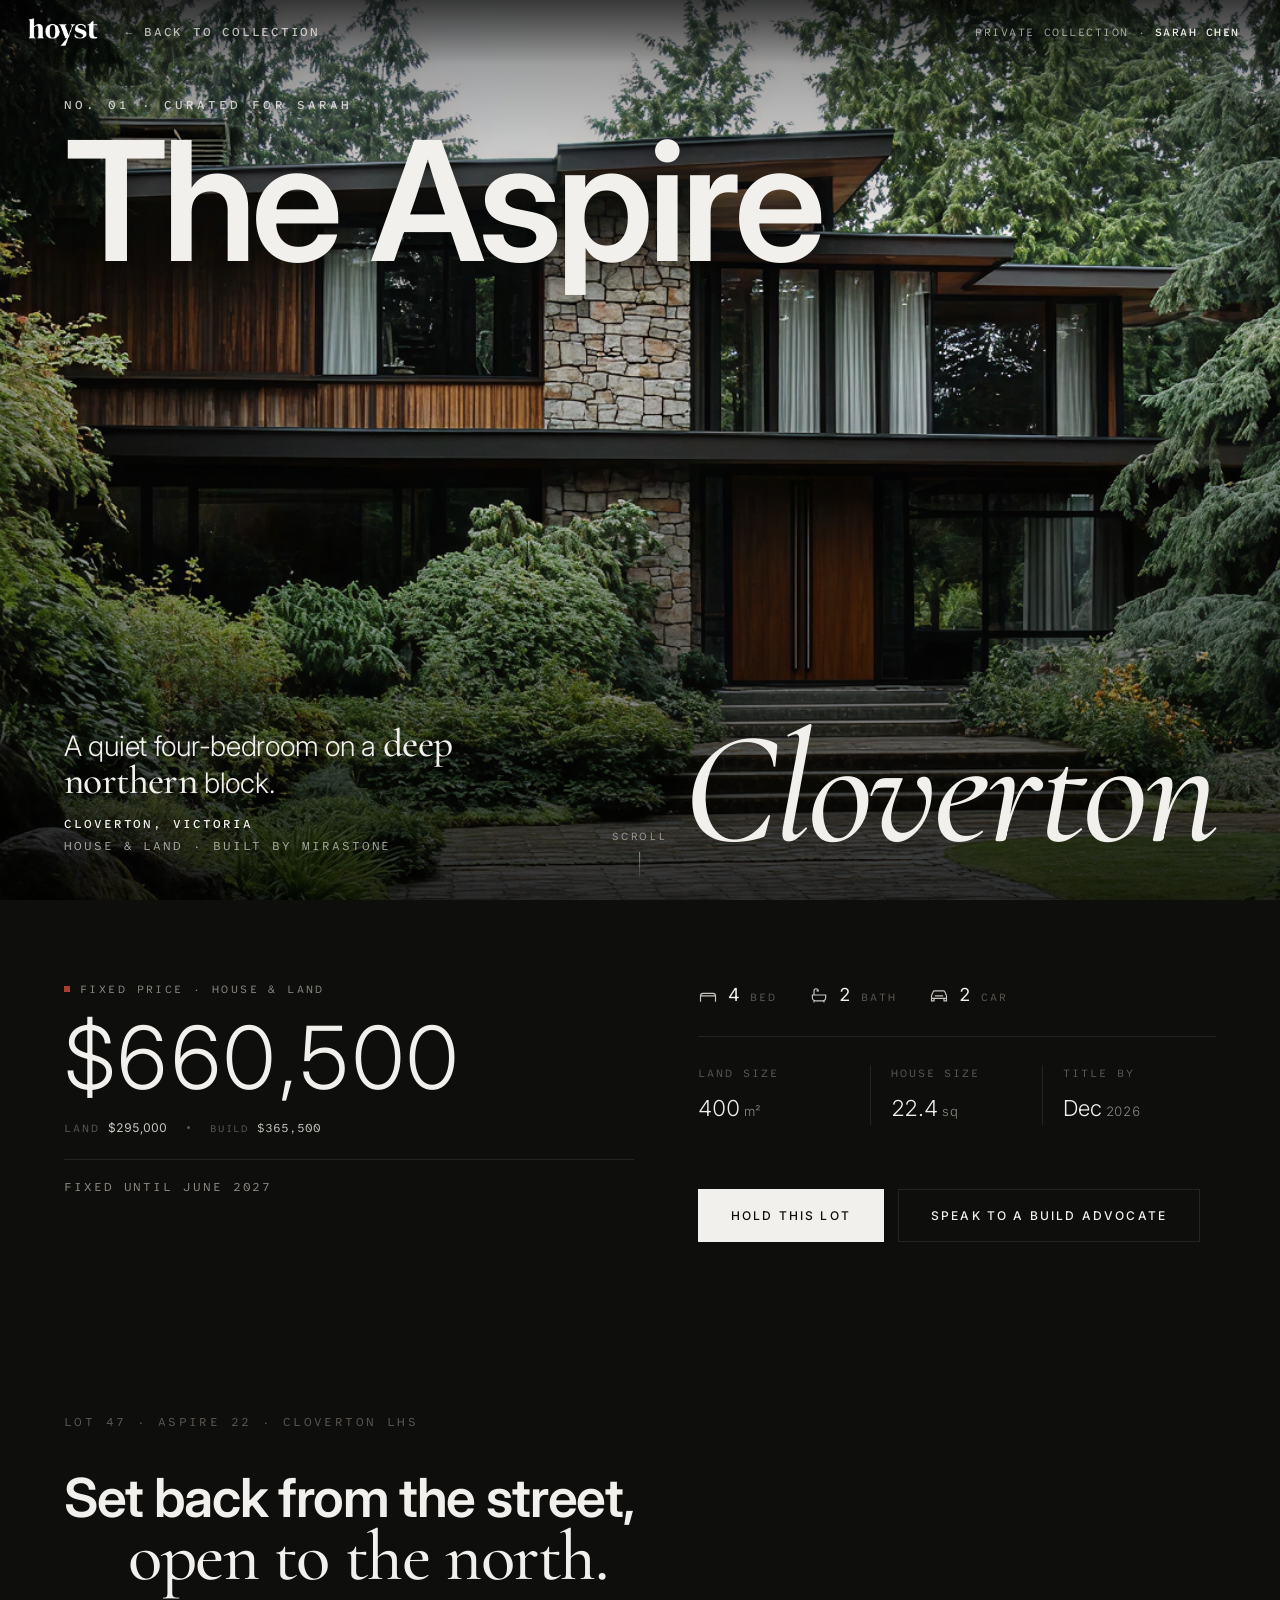
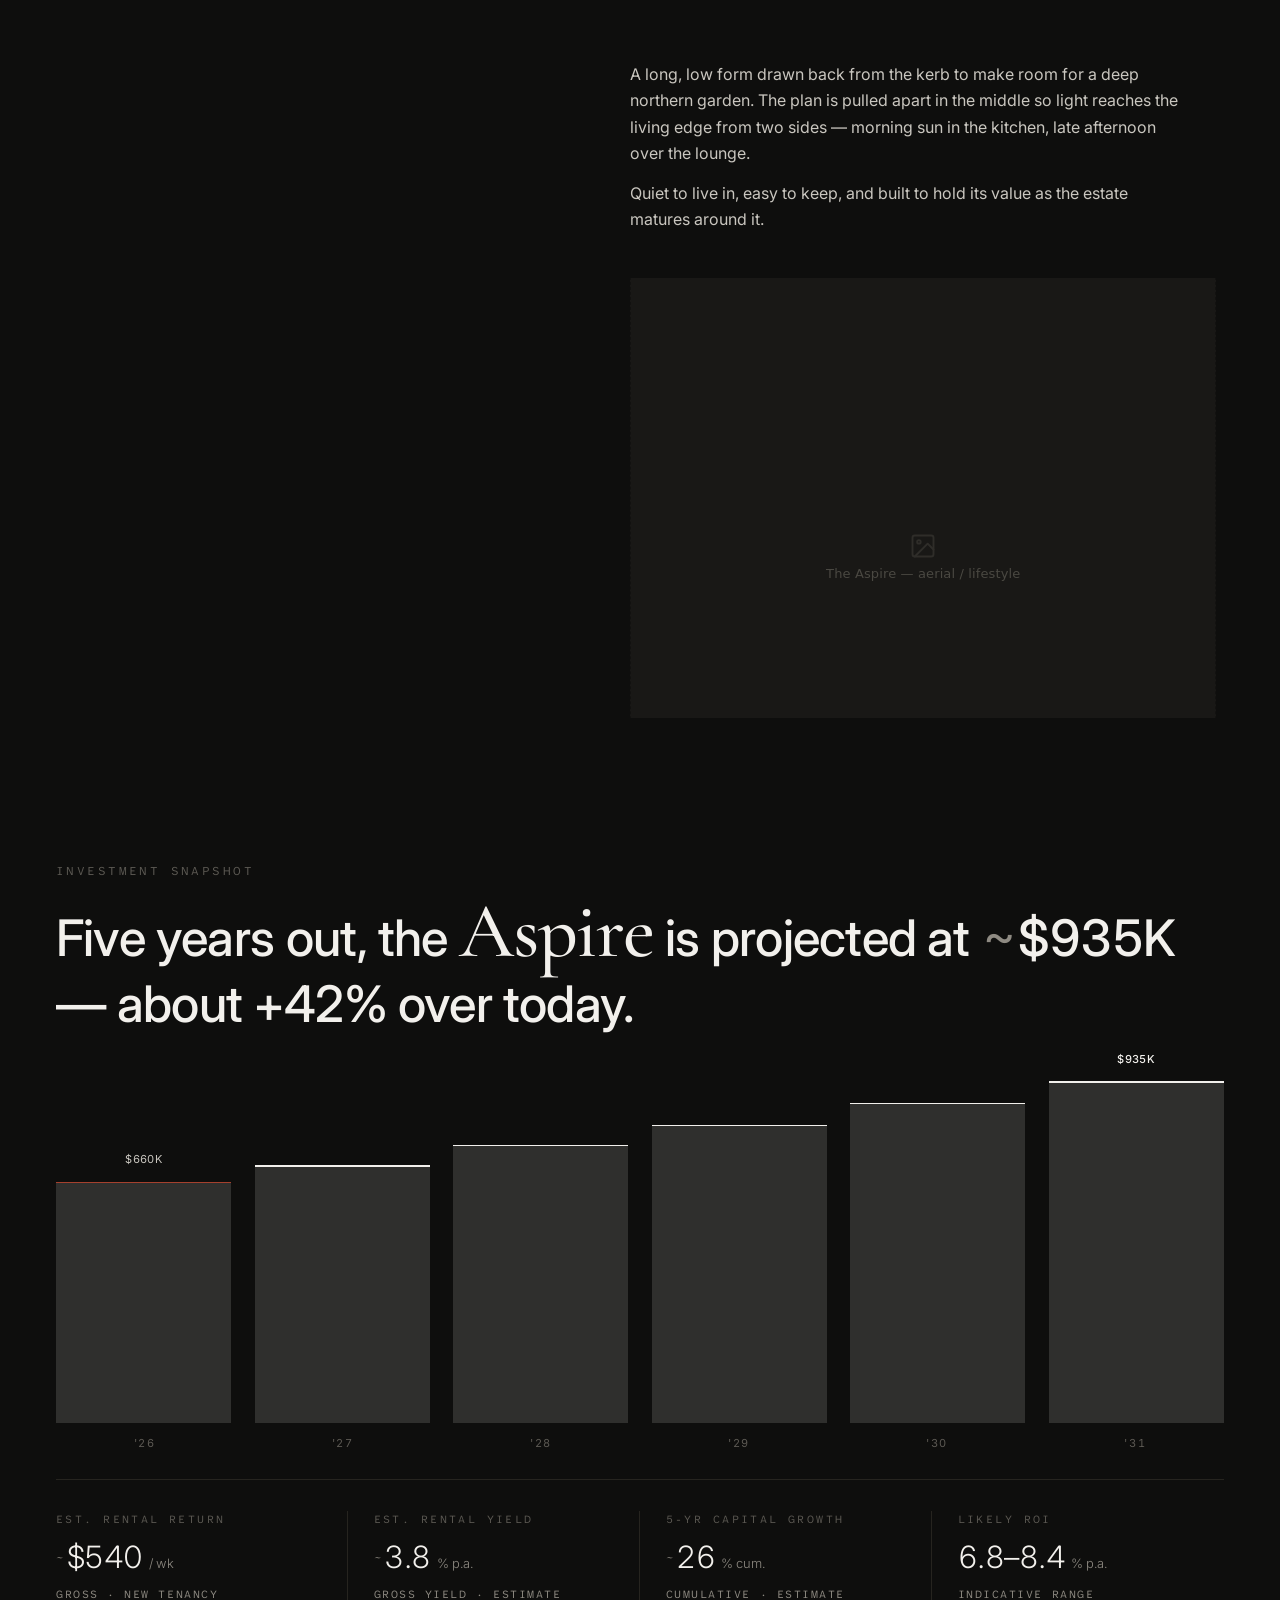
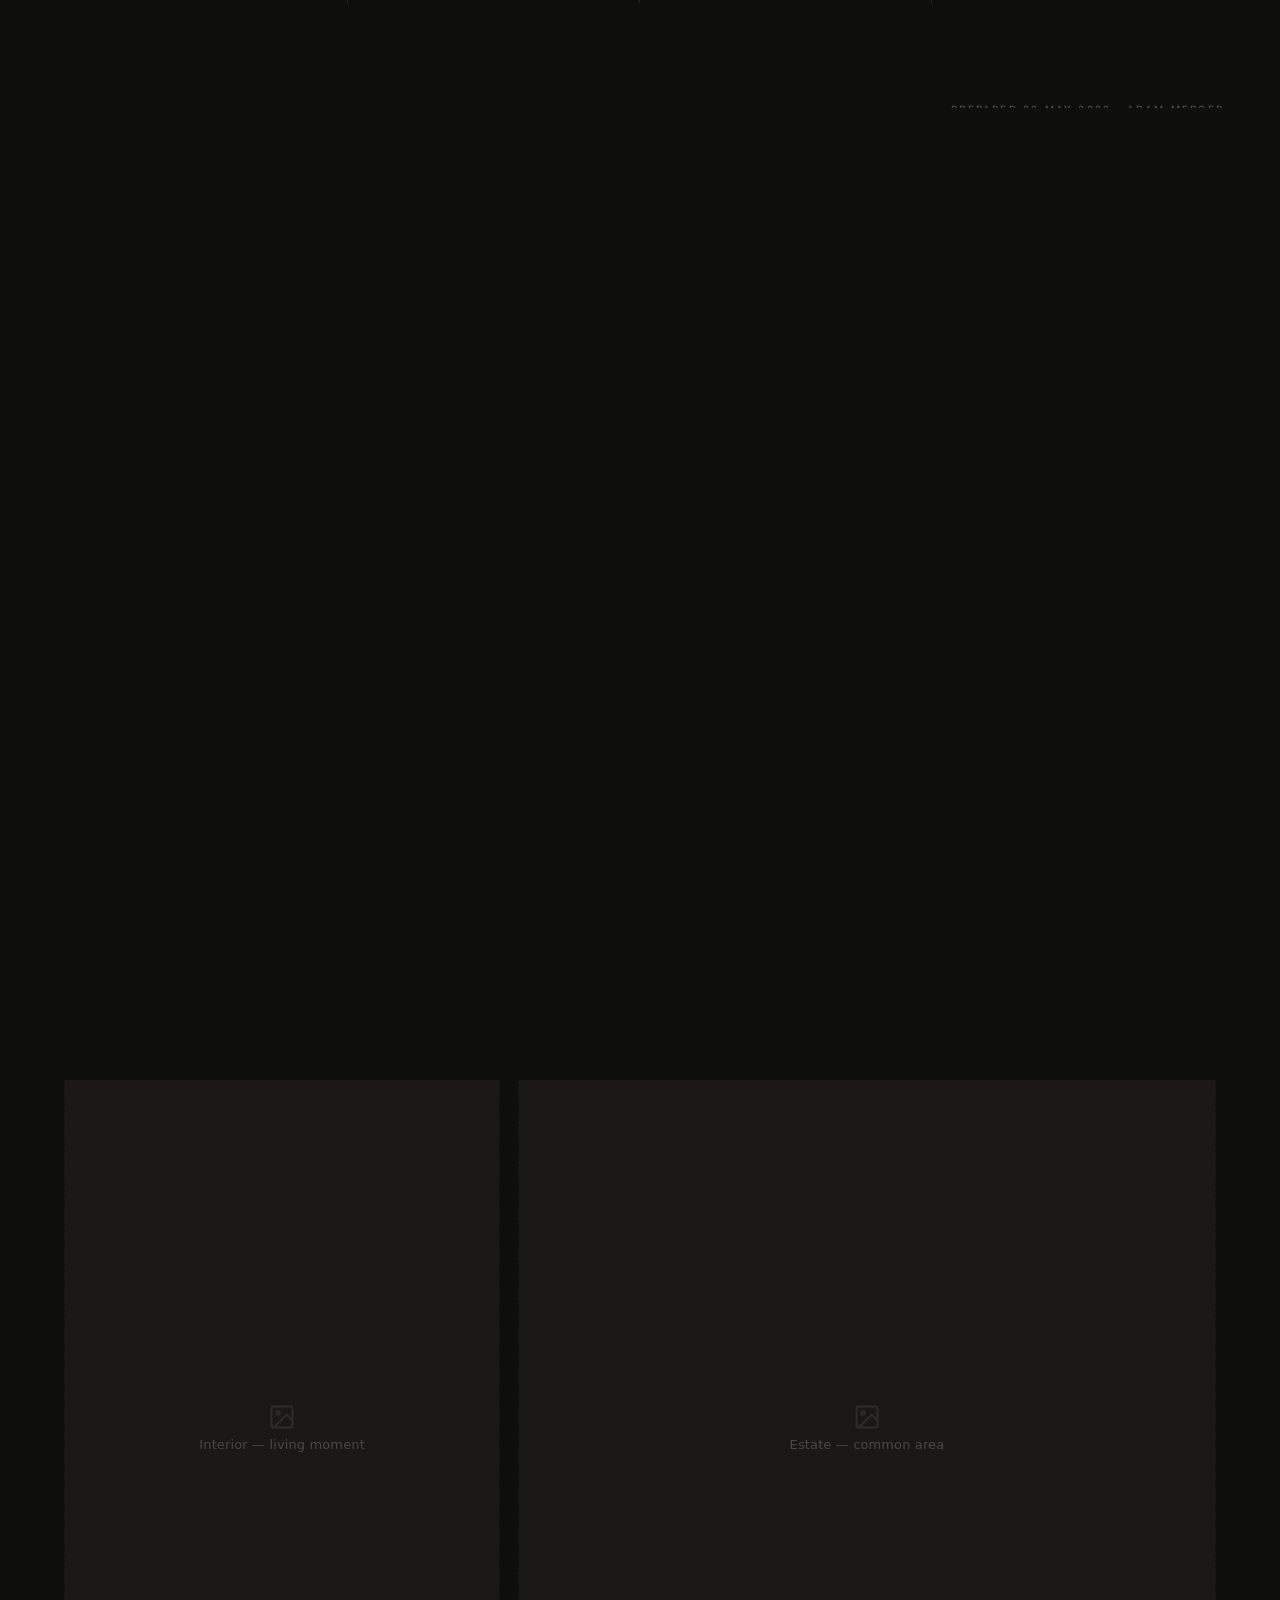
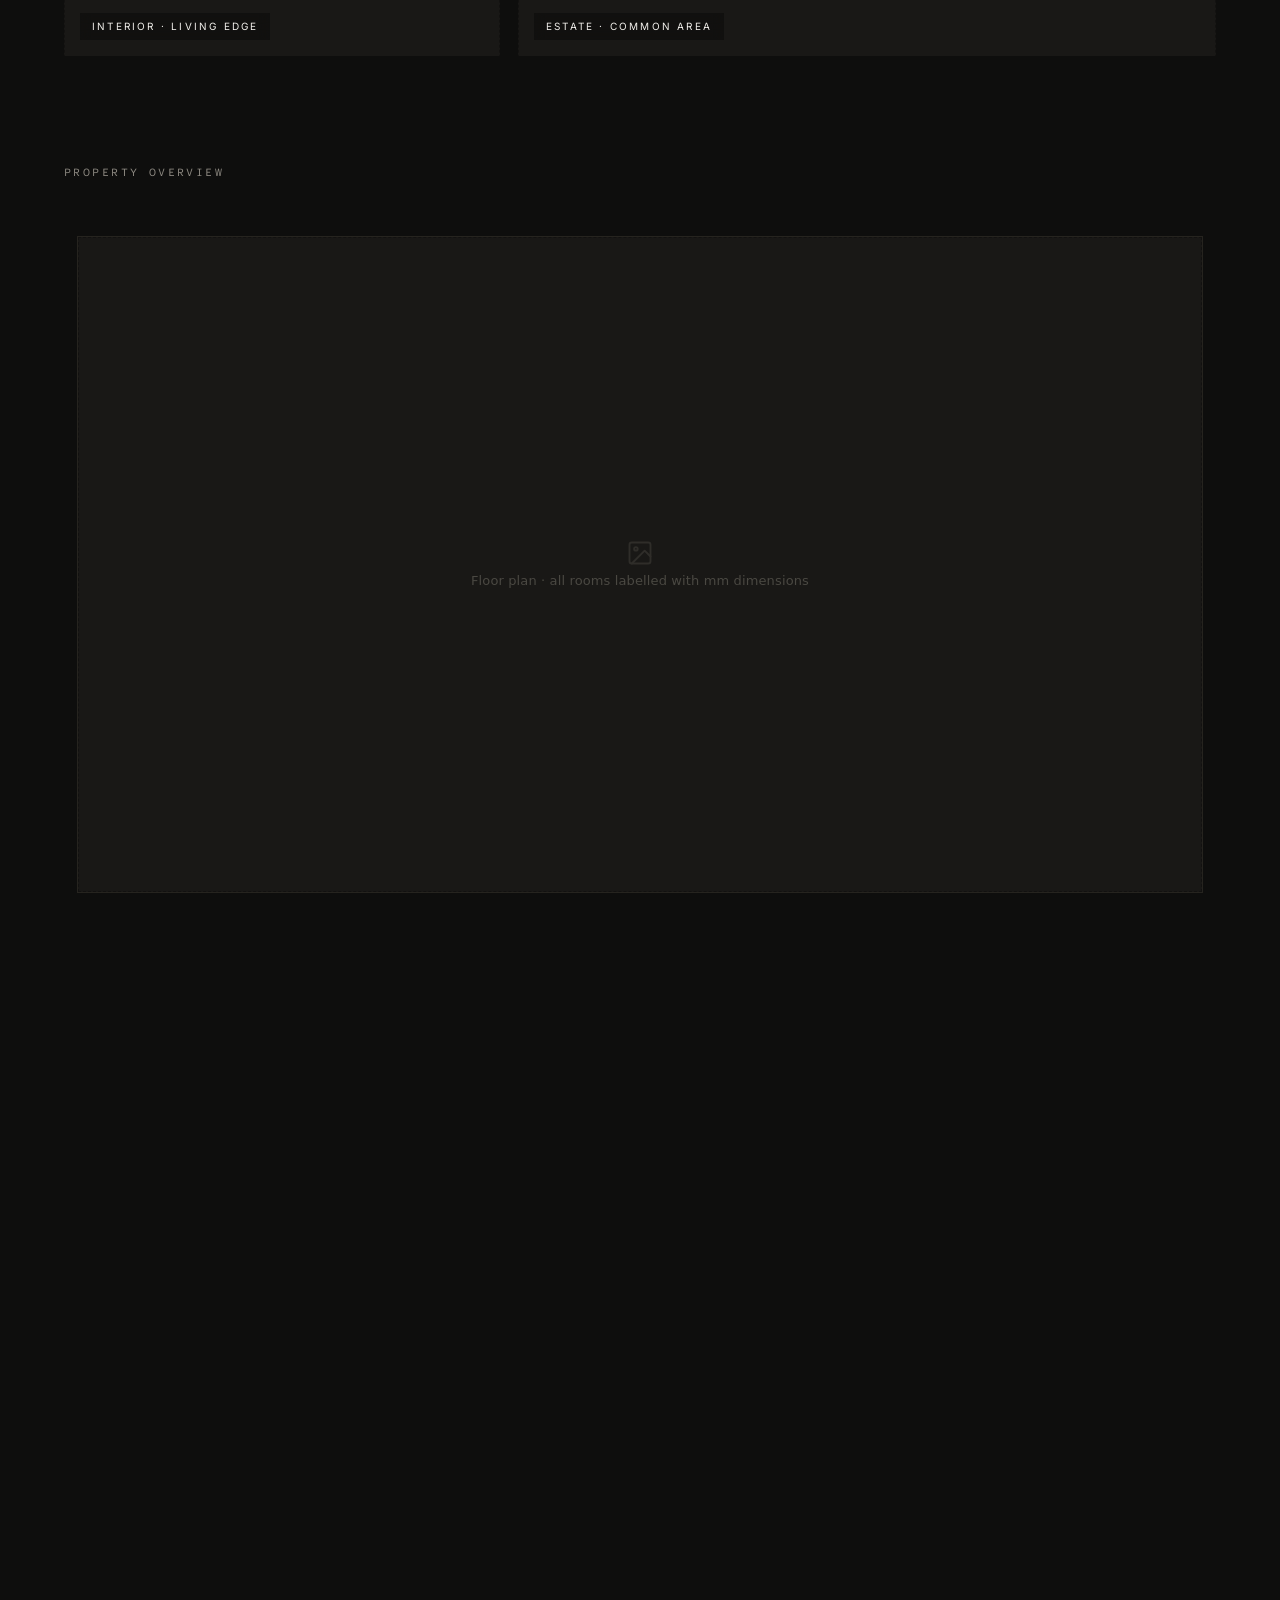
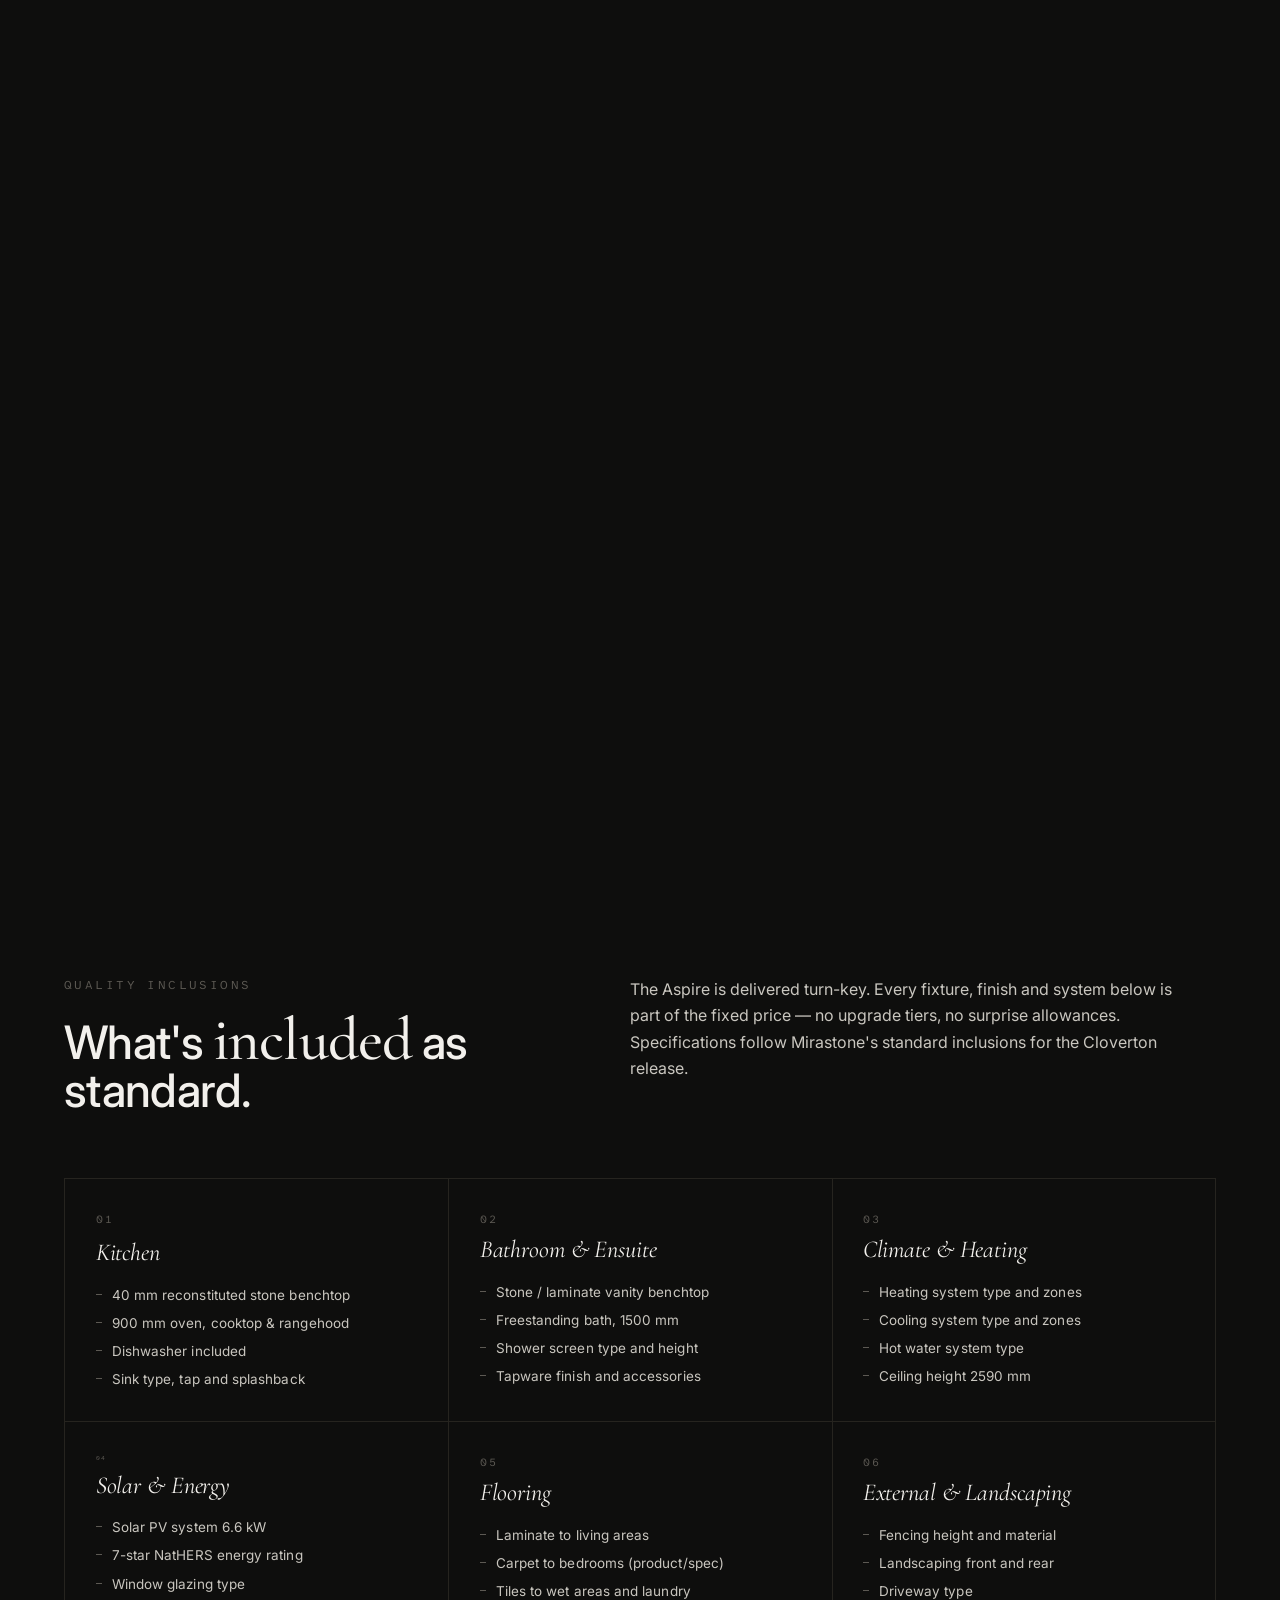
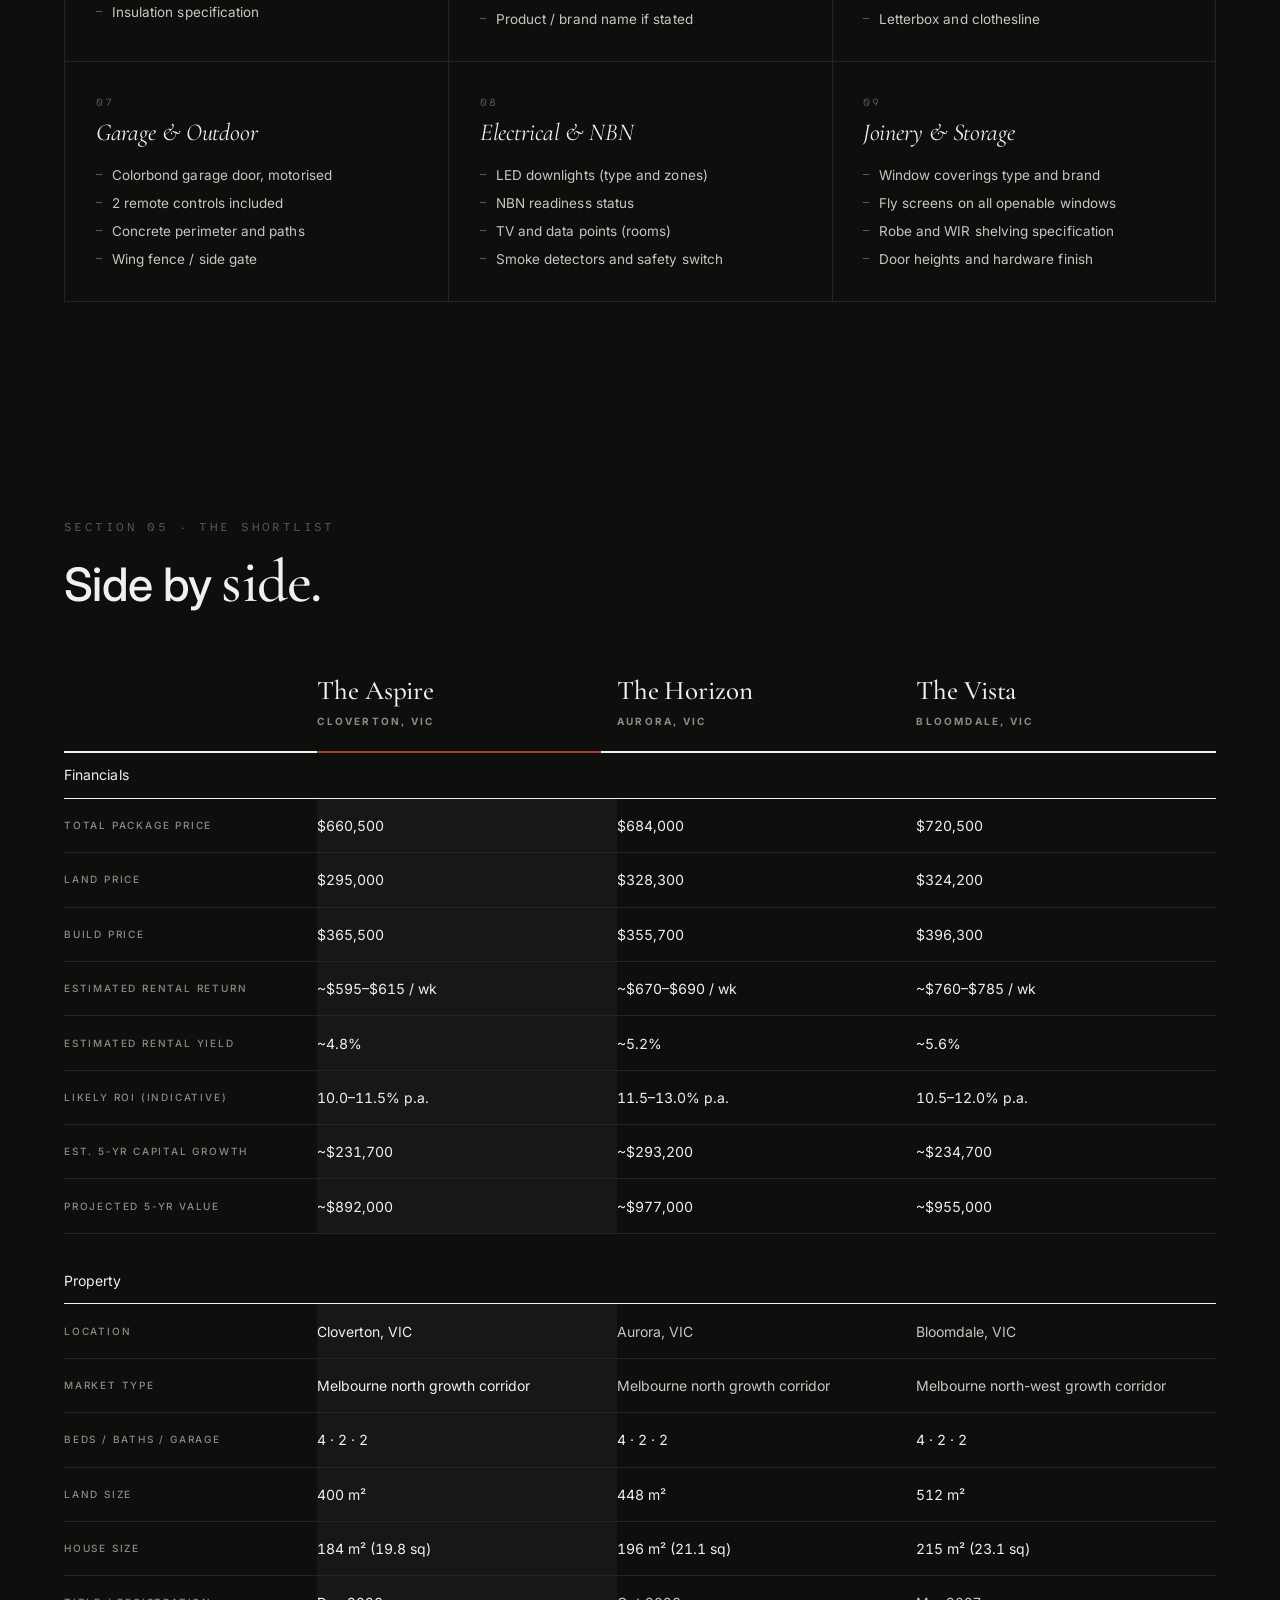
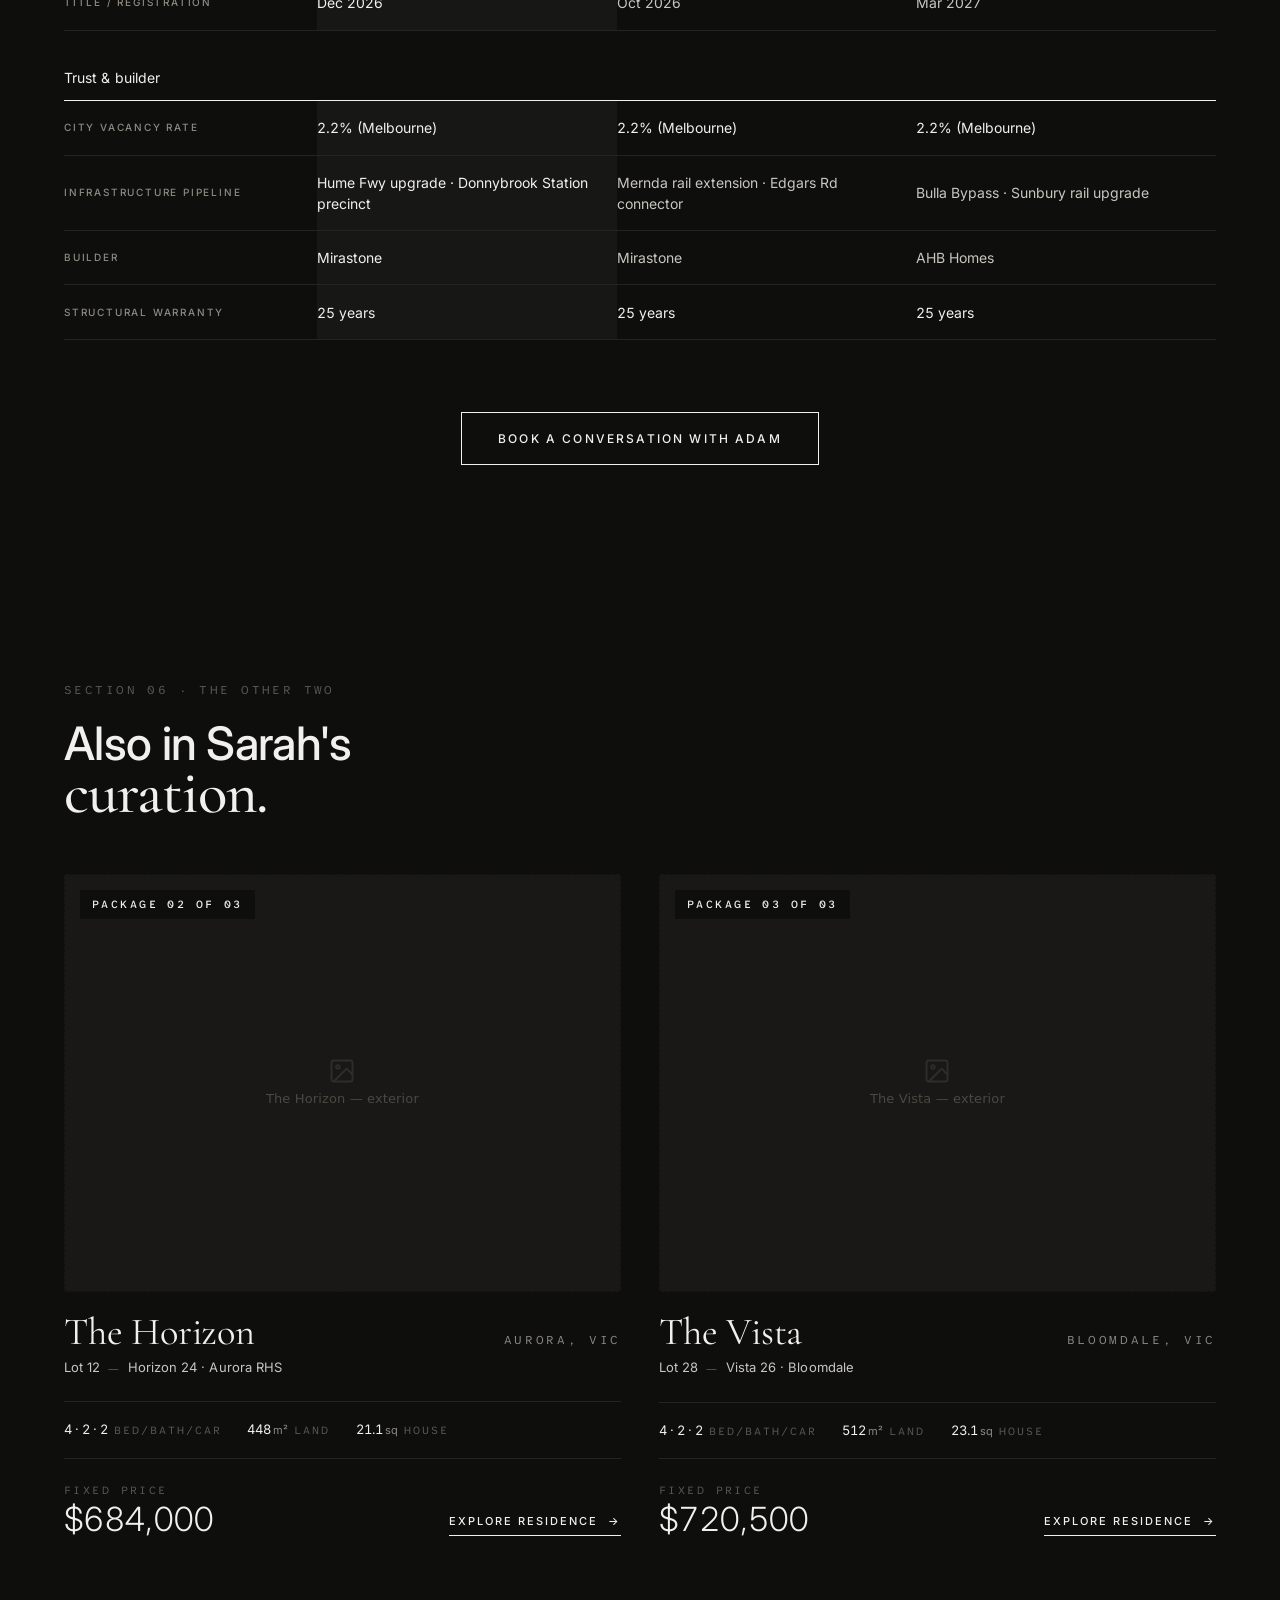
<file: project/hoyst-poc/The Aspire - Package Detail.html>
<!doctype html>
<html lang="en">
<head>
<meta charset="utf-8">
<title>Hoyst — The Aspire · Cloverton</title>
<meta name="viewport" content="width=1440">
<link rel="preconnect" href="https://fonts.googleapis.com">
<link rel="preconnect" href="https://fonts.gstatic.com" crossorigin>
<link href="https://fonts.googleapis.com/css2?family=Cormorant+Garamond:ital,wght@0,300;0,400;0,500;0,600;1,300;1,400;1,500;1,600&family=Inter:wght@300;400;500;600;700&display=swap" rel="stylesheet">
<link rel="stylesheet" href="assets/fonts/atkinson-mono.css">
<script src="image-slot.js"></script>
<style>
  :root{
    --bg: #0e0e0d;
    --paper: #131312;
    --ink: #f2f0ec;
    --ink-2: #c9c6bf;
    --ink-3: #8e8a82;
    --ink-4: #5c5953;
    --rule: #26241f;
    --rule-2: #1c1b18;
    --placeholder: #1a1917;
    --placeholder-ink: #4a4842;
    --sans: "Inter", "Helvetica Neue", Helvetica, Arial, sans-serif;
    --serif: "Cormorant Garamond", "EB Garamond", "Palatino", Georgia, serif;
  }

  *{box-sizing:border-box}
  html, body{
    margin:0; padding:0;
    background:var(--bg);
    color:var(--ink);
    font-family:var(--sans);
    font-size:15px;
    line-height:1.5;
    -webkit-font-smoothing:antialiased;
    text-rendering:optimizeLegibility;
  }

  /* ===== Page-level scroll snap =====
     (Removed — was causing jarring stops on the snapshot section.
     Page now scrolls freely throughout.) */
  html{
    scroll-snap-type: none;
  }

  /* ============== Fixed Top Bar ============== */
  .topbar{
    position:fixed; top:0; left:0; right:0;
    height:64px;
    display:flex; align-items:center; justify-content:space-between;
    padding: 0 40px 0 24px;
    background: linear-gradient(180deg, rgba(0,0,0,.55) 0%, rgba(0,0,0,0) 100%);
    z-index: 50;
  }
  .topbar.scrolled{
    background: rgba(14,14,13,.85);
    backdrop-filter: blur(8px);
    border-bottom: 1px solid var(--rule);
    transition: background .3s ease, border-color .3s ease;
  }
  .topbar .left{display:flex;align-items:center;gap:24px;}
  .logo-slot{display:flex; align-items:center; height: 40px;}
  .logo-slot img{display:block; height: 36px; width: auto;}
  .topbar .right{display:flex;align-items:center;gap:32px;}
  .nav-link{
    font-size:12px;
    letter-spacing:.14em;
    text-transform:uppercase;
    color:var(--ink);
    text-decoration:none;
    font-weight:500;
    opacity:.85;
  }
  .nav-link:hover{opacity:1;}
  .client-tag{
    font-size:11px;
    letter-spacing:.14em;
    text-transform:uppercase;
    color: rgba(242,240,236,.65);
  }
  .client-tag b{color:var(--ink); font-weight:500;}
  .back-link{
    display:inline-flex; align-items:center; gap:10px;
    font-family: "Atkinson Hyperlegible Mono", monospace;
    font-size:11px; letter-spacing:.16em; text-transform:uppercase;
    color: var(--ink); text-decoration:none; font-weight:500;
    opacity:.75;
    transition: opacity .2s ease;
  }
  .back-link:hover{opacity:1;}
  .back-link .arrow{display:inline-block; transition:transform .25s ease;}
  .back-link:hover .arrow{transform:translateX(-3px);}

  /* ============== HERO — full bleed ============== */
  .hero{
    position: relative;
    width: 100vw;
    height: 100vh;
    min-height: 720px;
    overflow: hidden;
    color: var(--ink);
    background: #000;
  }
  .hero .img-layer{
    position:absolute; inset:0;
    z-index: 0;
  }
  .hero .img-layer img.hero-photo{
    width:100%; height:100%; display:block;
    object-fit: cover;
    /* Portrait source — center the image so the full house sits in
       the visible window with the canopy above and the stone path
       just kissing the lower edge. */
    object-position: 50% 50%;
  }
  /* Dim the photo only at the edges to keep type legible without
     muddying the photo itself. */
  .hero .img-layer::after{
    content:"";
    position:absolute; inset:0;
    background:
      linear-gradient(180deg, rgba(0,0,0,.50) 0%, rgba(0,0,0,0) 28%, rgba(0,0,0,0) 42%, rgba(0,0,0,.35) 72%, rgba(0,0,0,.78) 100%),
      linear-gradient(90deg, rgba(0,0,0,.18) 0%, rgba(0,0,0,0) 32%);
    pointer-events:none;
    z-index: 1;
  }

  .hero .overlay{
    position:absolute; inset:0;
    z-index: 2;
    padding: 96px clamp(40px, 5vw, 72px) clamp(40px, 5vh, 72px);
    display: grid;
    grid-template-rows: 1fr auto;
    pointer-events: none;
  }
  .hero .overlay > *{ pointer-events: auto; }

  /* TOP ROW — eyebrow + huge "The" */
  .hero-top{
    display:flex; flex-direction:column; gap: 14px;
    align-self: start;
  }
  .hero-eyebrow{
    font-size: 11px;
    letter-spacing: .28em;
    text-transform: uppercase;
    color: var(--ink);
    opacity: .8;
    font-weight: 500;
    display:inline-flex; align-items:center; gap:14px;
    white-space: nowrap;
  }
  .hero-eyebrow .rule{width:32px; height:1px; background: currentColor;}

  .hero-display-sans{
    font-family: var(--sans);
    font-weight: 600;
    font-size: clamp(96px, 13vw, 200px);
    line-height: .88;
    letter-spacing: -.035em;
    margin: 0;
    color: var(--ink);
    text-shadow: 0 2px 30px rgba(0,0,0,.35);
  }

  /* BOTTOM ROW — left tagline / meta, right huge serif word */
  .hero-bottom{
    display:grid;
    grid-template-columns: minmax(0, 1fr) auto;
    align-items: end;
    gap: 40px;
  }
  .hero-meta{
    display:flex; flex-direction:column; gap: 16px;
    max-width: 460px;
  }
  .hero-tagline{
    font-family: var(--sans);
    font-weight: 300;
    font-size: clamp(22px, 2.2vw, 30px);
    line-height: 1.15;
    color: var(--ink);
    letter-spacing: -.01em;
    margin: 0;
  }
  .hero-tagline em{
    font-family: var(--serif);
    font-style: normal;
    font-weight: 500;
    font-size: 1.4em;
    line-height: .9;
    letter-spacing: -.015em;
  }
  .hero-meta .crumb{
    display:flex; flex-direction:column; gap: 4px;
    font-size: 12px;
    letter-spacing:.16em;
    text-transform: uppercase;
    color: var(--ink);
  }
  .hero-meta .crumb .place{font-weight:500;}
  .hero-meta .crumb .sub{
    color: rgba(242,240,236,.65);
    font-weight: 400;
  }

  .hero-display-serif{
    font-family: var(--serif);
    font-style: italic;
    font-weight: 500;
    font-size: clamp(110px, 12.5vw, 200px);
    line-height: .82;
    letter-spacing: -.02em;
    color: var(--ink);
    margin: 0;
    text-shadow: 0 2px 40px rgba(0,0,0,.4);
    align-self: end;
    justify-self: end;
    transform: translateY(.04em);
    white-space: nowrap;
  }

  /* tiny scroll hint anchored bottom-center on the hero */
  .scroll-hint{
    position:absolute;
    left: 50%; bottom: 20px;
    transform: translateX(-50%);
    display:inline-flex; flex-direction:column; align-items:center; gap: 8px;
    font-size: 10px;
    letter-spacing: .28em;
    text-transform: uppercase;
    color: rgba(242,240,236,.55);
    z-index: 3;
    pointer-events: none;
  }
  .scroll-hint .dot{
    display:inline-block;
    width: 1px;
    height: 28px;
    background: linear-gradient(180deg, rgba(242,240,236,.55) 0%, rgba(242,240,236,0) 100%);
    animation: scrollNudge 2.4s ease-in-out infinite;
    transform-origin: top center;
  }
  @keyframes scrollNudge{
    0%, 100%{ transform: scaleY(.6); opacity:.5;}
    50%     { transform: scaleY(1);   opacity:1;}
  }

  /* ============== DETAILS SECTION (below hero) ============== */
  .details{
    padding: clamp(72px, 9vh, 120px) clamp(40px, 5vw, 72px) clamp(72px, 9vh, 120px);
    max-width: 1280px;
    margin: 0 auto;
    width: 100%;
  }
  .details-head{
    display:grid;
    grid-template-columns: minmax(0, 1fr) minmax(0, 1.2fr);
    gap: clamp(40px, 6vw, 88px);
    align-items: start;
    padding-top: clamp(48px, 6vh, 72px);
  }
  .details-eyebrow{
    font-size:11px;
    letter-spacing:.22em;
    text-transform:uppercase;
    color: var(--ink-4);
    display:flex; align-items:center; gap:12px;
    margin-bottom: 20px;
  }
  .details-eyebrow .rule{width:32px; height:1px; background:var(--ink-4);}
  .details-title{
    font-family: var(--serif);
    font-weight: 400;
    font-size: clamp(34px, 3.6vw, 52px);
    line-height: 1.05;
    margin: 0;
    color: var(--ink);
    letter-spacing: -.005em;
  }
  .details-title em{font-style: italic;}
  .details-lead{
    font-size: 16px;
    line-height: 1.65;
    color: var(--ink-2);
    max-width: 56ch;
    margin: 0;
  }
  .details-lead + .details-lead{margin-top: 14px;}

  /* Config + Price block — primary slot */
  .at-a-glance{
    display:grid;
    grid-template-columns: minmax(0, 1.1fr) minmax(0, 1fr);
    gap: clamp(40px, 5vw, 80px);
    align-items: start;
    padding-bottom: clamp(48px, 6vh, 72px);
  }

  .price-block{
    display:flex; flex-direction:column;
  }
  .price-block .ptype{
    font-size: 10px;
    letter-spacing: .22em;
    text-transform: uppercase;
    color: var(--ink-3);
    margin-bottom: 16px;
    display:inline-flex; align-items:center; gap: 10px;
  }
  .price-block .ptype::before{
    content:""; width:6px; height:6px;
    background: #A5402D;
  }
  .price-block .total{
    font-family: var(--sans);
    font-weight: 300;
    font-size: clamp(56px, 6.8vw, 96px);
    line-height: 1;
    letter-spacing: -.025em;
    color: var(--ink);
    font-variant-numeric: tabular-nums;
  }
  .price-block .breakdown{
    display:flex; align-items:center; gap: 20px;
    margin-top: 18px;
    font-size: 14px;
    color: var(--ink-2);
    font-variant-numeric: tabular-nums;
  }
  .price-block .breakdown .lab{
    font-size:10px;
    letter-spacing:.18em;
    text-transform:uppercase;
    color: var(--ink-4);
    margin-right: 8px;
  }
  .price-block .breakdown .dot{
    width: 3px; height:3px; border-radius:50%;
    background: var(--ink-4);
    display:inline-block;
  }
  .price-block .validity{
    margin-top: 22px;
    font-size: 11px;
    letter-spacing: .16em;
    text-transform: uppercase;
    color: var(--ink-3);
    padding-top: 18px;
    border-top: 1px solid var(--rule);
  }

  /* Config & specs side */
  .key-specs{
    display:flex; flex-direction:column; gap: 28px;
  }
  .config-row{
    display:flex; align-items:center; gap: 32px;
    padding-bottom: 28px;
    border-bottom: 1px solid var(--rule);
  }
  .config{
    display:flex; align-items:baseline; gap: 10px;
    color: var(--ink);
    font-size: 18px;
  }
  .config svg{
    width: 20px; height: 20px;
    stroke: var(--ink-2);
    fill: none;
    stroke-width: 1.4;
    align-self: center;
  }
  .config .v{font-variant-numeric: tabular-nums; font-weight: 400;}
  .config .k{
    font-size:10px;
    letter-spacing:.18em;
    text-transform:uppercase;
    color: var(--ink-4);
  }

  .spec-grid{
    display:grid;
    grid-template-columns: repeat(3, 1fr);
  }
  .spec-grid .cell{
    display:flex; flex-direction:column; gap: 10px;
    padding: 0 20px 0 0;
    border-right: 1px solid var(--rule);
  }
  .spec-grid .cell:last-child{border-right: none; padding-right: 0;}
  .spec-grid .cell + .cell{padding-left: 20px;}
  .spec-grid .k{
    font-size: 10px;
    letter-spacing: .18em;
    text-transform: uppercase;
    color: var(--ink-4);
  }
  .spec-grid .v{
    font-size: 22px;
    color: var(--ink);
    font-variant-numeric: tabular-nums;
    letter-spacing: -.005em;
    font-weight: 300;
  }
  .spec-grid .v .unit{
    color: var(--ink-3);
    font-size: 13px;
    margin-left: 4px;
    letter-spacing: .04em;
  }

  /* CTA row */
  .cta-row{
    display:flex; align-items:center; gap: 14px;
    flex-wrap: wrap;
    padding-top: clamp(36px, 4vh, 48px);
  }
  .btn{
    appearance: none;
    border: 1px solid var(--ink);
    background: var(--ink);
    color: var(--bg);
    padding: 18px 32px;
    font-family: var(--sans);
    font-size: 12px;
    letter-spacing: .18em;
    text-transform: uppercase;
    font-weight: 500;
    cursor: pointer;
    transition: background .25s ease, color .25s ease, border-color .25s ease;
    display:inline-flex; align-items:center; gap: 10px;
  }
  .btn:hover{
    background: transparent;
    color: var(--ink);
  }
  .btn.ghost{
    background: transparent;
    color: var(--ink);
    border-color: var(--rule);
  }
  .btn.ghost:hover{
    border-color: var(--ink);
  }

  /* Placeholder for future sections */
  .next-section-stub{
    padding: clamp(40px, 6vh, 80px) clamp(40px, 5vw, 72px);
    max-width: 1280px;
    margin: 0 auto;
    color: var(--ink-4);
    font-size: 11px;
    letter-spacing: .22em;
    text-transform: uppercase;
    border-top: 1px solid var(--rule);
    text-align: center;
  }

  /* ============== INVESTMENT SNAPSHOT ============== */
  /* ===== Investment Snapshot — sticky two-state composition =====
     STATE A (default): only the eyebrow + sentence are visible,
       composed in the optical center of the sticky stage. The sentence
       reveals word-by-word on first viewport entry (IO + .is-revealing).
     STATE B (.is-advanced, set by JS once scroll passes a trigger):
       the title block animates UP to its top position and the chart,
       strip and disclaimer compose in beneath it. Both states use long,
       Apple-style cubic-bezier transitions — NOT scroll-tied opacity. */
  .snapshot-scroll{
    position: relative;
    /* Snap target removed — was causing jarring stops during natural
       scroll. The sticky stage handles the read pacing on its own. */
    scroll-margin-top: 18vh;
  }
  .snapshot-stage-wrap{
    position: relative;
    /* enough scroll room that the user reads State A, crosses the
       trigger, and has space to take in State B before leaving */
    height: 200vh;
  }
  .snapshot-stage{
    position: sticky;
    top: 0;
    height: 100vh;
    max-width: 1280px;
    margin: 0 auto;
    /* --pt is the padding-top, exposed as a var so the centering
       formula below can compensate for it on any viewport. */
    --pt: clamp(80px, 10vh, 120px);
    padding: var(--pt) clamp(40px, 5vw, 72px) clamp(40px, 5vh, 60px);
    box-sizing: border-box;
    overflow: hidden;
    display: flex;
    flex-direction: column;
    gap: clamp(24px, 3vh, 36px);
  }

  /* ----- Title block (eyebrow + sentence) -----
     Lives in normal flex flow. STATE A shifts it down with transform so
     its visual centre lands at 50vh; STATE B lets it sit at its natural
     top position. The translateY is computed from the element's own
     height (50%) and the stage padding (var(--pt)) so it stays
     correctly centered no matter how tall the viewport is. */
  .snap-title-block{
    display: flex;
    flex-direction: column;
    gap: clamp(16px, 2vh, 28px);
    transform: translateY(calc(50vh - 50% - var(--pt)));
    transition: transform 1.15s cubic-bezier(.22, 1, .36, 1);
    will-change: transform;
  }
  .snapshot-stage.is-advanced .snap-title-block{
    transform: translateY(0);
  }

  .snapshot-eyebrow{
    font-size: 11px;
    letter-spacing: .22em;
    text-transform: uppercase;
    color: var(--ink-4);
    margin: 0;
    /* Reveals in unison with the sentence \u2014 same easing, slightly\n       ahead so it reads as the label introducing the line. */
    opacity: 0;
    transform: translateY(20px);
    transition:
      opacity .9s cubic-bezier(.2,.6,.2,1),
      transform .9s cubic-bezier(.2,.6,.2,1);
  }
  .snapshot-scroll.is-revealing .snapshot-eyebrow{
    opacity: 1;
    transform: none;
  }

  /* Editorial sentence — anchored left, words reveal on first
     viewport entry (handled by IO + .is-revealing). */
  .snapshot-sentence{
    font-family: var(--sans);
    font-weight: 500;
    font-style: normal;
    font-size: clamp(40px, 4.2vw, 60px);
    line-height: 1.32;
    color: var(--ink);
    letter-spacing: -.015em;
    margin: 0;
    max-width: 100%;
    text-align: left;
    text-wrap: pretty;
  }
  .snapshot-sentence em{
    font-family: var(--serif);
    font-style: normal;
    font-weight: 500;
    font-size: 1.55em;
    line-height: .9;
    letter-spacing: -.015em;
    color: var(--ink);
  }
  .snapshot-sentence .num{
    font-family: var(--sans);
    font-style: normal;
    font-weight: 500;
    color: var(--ink);
    font-variant-numeric: tabular-nums;
    letter-spacing: -.015em;
    padding: 0 2px;
    white-space: nowrap;
  }
  .snapshot-sentence .num .approx{
    font-family: var(--sans);
    font-style: normal;
    font-weight: 400;
    font-size: 1em;
    color: var(--ink-3);
    margin-right: .08em;
    display: inline-block;
    transform: translateY(-.05em);
  }
  .snapshot-sentence .word{
    display: inline-block;
    opacity: 0;
    transform: translateY(28px);
    transition:
      opacity .9s cubic-bezier(.2,.6,.2,1),
      transform .9s cubic-bezier(.2,.6,.2,1);
    transition-delay: calc(var(--i, 0) * 0.055s);
    will-change: opacity, transform;
  }
  .snapshot-scroll.is-revealing .snapshot-sentence .word{
    opacity: 1;
    transform: none;
  }

  /* ----- Content below the title (chart + strip + footer) -----
     Sits in normal flex flow underneath the title. STATE A: invisible,
     gently pushed down. STATE B: composes in. */
  .snap-below{
    display: flex;
    flex-direction: column;
    gap: clamp(24px, 3vh, 36px);
    opacity: 0;
    transform: translateY(40px);
    transition:
      opacity 1.15s cubic-bezier(.22, 1, .36, 1),
      transform 1.15s cubic-bezier(.22, 1, .36, 1);
    pointer-events: none;
    will-change: opacity, transform;
  }
  .snapshot-stage.is-advanced .snap-below{
    opacity: 1;
    transform: translateY(0);
    transition-delay: .15s;
    pointer-events: auto;
  }

  /* Light internal stagger inside the below block, also trigger-driven */
  .snap-strip .cell{
    opacity: 0;
    transform: translateY(18px);
    transition:
      opacity .9s cubic-bezier(.22, 1, .36, 1),
      transform .9s cubic-bezier(.22, 1, .36, 1);
  }
  .snap-strip .cell:nth-child(1){ transition-delay: .35s; }
  .snap-strip .cell:nth-child(2){ transition-delay: .43s; }
  .snap-strip .cell:nth-child(3){ transition-delay: .51s; }
  .snap-strip .cell:nth-child(4){ transition-delay: .59s; }
  .snapshot-stage.is-advanced .snap-strip .cell{
    opacity: 1;
    transform: translateY(0);
  }

  .snapshot-foot{
    opacity: 0;
    transform: translateY(14px);
    transition:
      opacity .9s cubic-bezier(.22, 1, .36, 1),
      transform .9s cubic-bezier(.22, 1, .36, 1);
    transition-delay: .55s;
  }
  .snapshot-stage.is-advanced .snapshot-foot{
    opacity: 1;
    transform: translateY(0);
    transition-delay: .7s;
  }

  @media (prefers-reduced-motion: reduce){
    .snapshot-sentence .word,
    .snapshot-eyebrow,
    .snap-title-block,
    .snap-below,
    .snap-strip .cell,
    .snapshot-foot{
      opacity: 1; transform: none; transition: none;
    }
    .snap-title-block{ transform: none; }
  }

  /* ===== Short viewports — same composition, tighter scales =====
     Below ~900px the stage still goes sticky and snaps; we just shrink
     type, chart height, padding and gaps so all of State B fits in
     100vh and nothing is clipped. The centering formula above already
     adapts via --pt. */
  @media (max-height: 900px){
    .snapshot-stage{
      --pt: clamp(36px, 6vh, 72px);
      padding: var(--pt) clamp(24px, 5vw, 56px) clamp(24px, 4vh, 56px);
      gap: clamp(28px, 5vh, 48px);
    }
    .snap-title-block{
      gap: clamp(12px, 1.8vh, 22px);
    }
    .snapshot-sentence{
      font-size: clamp(36px, 5.6vh, 64px);
      line-height: 1.3;
    }
    .snap-below{
      gap: clamp(20px, 3vh, 32px);
    }
    .hero-chart .bars{
      height: clamp(140px, 22vh, 220px);
    }
    .snap-strip{
      padding-top: clamp(18px, 2.5vh, 28px);
    }
    .snapshot-foot{
      padding-top: clamp(12px, 2vh, 20px);
    }
  }

  .hero-chart{
    position: relative;
  }
  .hero-chart .bars{
    display: flex;
    align-items: flex-end;
    gap: clamp(14px, 1.8vw, 28px);
    height: clamp(280px, 38vh, 380px);
    position: relative;
  }
  .hero-chart .bars .bar{
    flex: 1 1 0;
    background: rgba(201, 198, 191, .18);
    position: relative;
    cursor: default;
    transition: background .2s ease;
  }
  .hero-chart .bars .bar:hover{
    background: rgba(201, 198, 191, .32);
  }
  .hero-chart .bars .bar::before{
    content:"";
    position:absolute;
    left: 0; right: 0; top: 0;
    height: 1.5px;
    background: var(--ink);
    transition: background .2s ease;
  }
  .hero-chart .bars .bar:hover::before{
    background: #A5402D;
  }
  .hero-chart .bars .bar.is-now::before{
    background: #A5402D;
  }
  .hero-chart .bars .bar .pop{
    position: absolute;
    bottom: calc(100% + 14px);
    left: 50%;
    transform: translateX(-50%);
    font-size: 11px;
    letter-spacing: .04em;
    color: var(--ink-2);
    font-variant-numeric: tabular-nums;
    white-space: nowrap;
    pointer-events: none;
  }
  .hero-chart .bars .bar.is-end .pop{
    color: var(--ink);
    font-weight: 500;
  }
  /* Hover tooltip: two-line pill (year + value) for the middle bars
     that don't show a persistent pop. Anchored to the bar's top edge. */
  .hero-chart .bars .bar .tip{
    position: absolute;
    bottom: calc(100% + 12px);
    left: 50%;
    transform: translateX(-50%) translateY(4px);
    display: flex; flex-direction: column; align-items: center; gap: 2px;
    padding: 8px 12px;
    background: var(--paper);
    border: 1px solid var(--rule);
    font-variant-numeric: tabular-nums;
    white-space: nowrap;
    opacity: 0;
    pointer-events: none;
    transition: opacity .18s ease, transform .18s ease;
    z-index: 4;
  }
  .hero-chart .bars .bar .tip .year{
    font-size: 9px;
    letter-spacing: .22em;
    text-transform: uppercase;
    color: var(--ink-4);
  }
  .hero-chart .bars .bar .tip .value{
    font-size: 13px;
    color: var(--ink);
  }
  .hero-chart .bars .bar:hover .tip{
    opacity: 1;
    transform: translateX(-50%) translateY(0);
  }
  /* Hide persistent pops when ANY bar is hovered to keep one source of
     truth at a time. Tooltip wins. */
  .hero-chart .bars:hover .bar.is-now .pop,
  .hero-chart .bars:hover .bar.is-end .pop{
    opacity: .25;
    transition: opacity .18s ease;
  }
  /* dashed reference line at today's value */
  .hero-chart .today-line{
    position: absolute;
    left: 0; right: 0;
    border-top: 1px dashed rgba(33, 54, 167, .55);
    pointer-events: none;
  }
  .hero-chart .today-line::after{
    content: "Today · $660K";
    position: absolute;
    right: 0;
    top: -22px;
    font-size: 10px;
    letter-spacing: .18em;
    text-transform: uppercase;
    color: #A5402D;
    font-variant-numeric: tabular-nums;
    background: var(--bg);
    padding-left: 8px;
  }
  .hero-chart .axis{
    display: flex;
    gap: clamp(12px, 1.6vw, 24px);
    margin-top: 12px;
    padding-top: 10px;
    border-top: 1px solid var(--rule);
    font-size: 11px;
    letter-spacing: .16em;
    text-transform: uppercase;
    color: var(--ink-4);
    font-variant-numeric: tabular-nums;
  }
  .hero-chart .axis span{
    flex: 1 1 0;
    text-align: center;
  }

  /* ===== Bottom strip: 4 stats, label + value + qual (no sparkline) ===== */
  .snap-strip{
    display: grid;
    grid-template-columns: repeat(4, 1fr);
    border-top: 1px solid var(--rule);
    padding-top: clamp(28px, 3.5vh, 40px);
  }
  .snap-strip .cell{
    display: flex;
    flex-direction: column;
    gap: 14px;
    padding: 0 clamp(20px, 2vw, 32px);
    border-right: 1px solid var(--rule);
    min-height: 0;
  }
  .snap-strip .cell:first-child{
    padding-left: 0;
  }
  .snap-strip .cell:last-child{
    border-right: none;
    padding-right: 0;
  }
  .snap-strip .lab{
    font-size: 10px;
    letter-spacing: .22em;
    text-transform: uppercase;
    color: var(--ink-4);
  }
  .snap-strip .val{
    font-family: var(--sans);
    font-weight: 300;
    font-size: clamp(28px, 2.4vw, 36px);
    line-height: 1;
    letter-spacing: -.015em;
    color: var(--ink);
    font-variant-numeric: tabular-nums;
    display: inline-flex;
    align-items: baseline;
    gap: 2px;
    white-space: nowrap;
  }
  .snap-strip .val .approx{
    font-family: var(--serif);
    font-weight: 400;
    font-style: italic;
    font-size: .55em;
    color: var(--ink-3);
    line-height: 1;
    transform: translateY(-.4em);
    margin-right: 2px;
  }
  .snap-strip .val .range{
    font-size: inherit;
  }
  .snap-strip .val .unit{
    font-size: .42em;
    color: var(--ink-3);
    letter-spacing: 0;
    margin-left: 4px;
  }
  .snap-strip .qual{
    font-size: 11px;
    letter-spacing: .14em;
    text-transform: uppercase;
    color: var(--ink-3);
  }
  .stat-hero .figure{
    font-family: var(--sans);
    font-weight: 300;
    font-size: clamp(80px, 9vw, 132px);
    line-height: .92;
    letter-spacing: -.03em;
    color: var(--ink);
    font-variant-numeric: tabular-nums;
    display: inline-flex;
    align-items: baseline;
    gap: 4px;
    white-space: nowrap;
  }
  .stat-hero .figure .approx{
    font-family: var(--serif);
    font-weight: 400;
    font-style: italic;
    font-size: .35em;
    color: var(--ink-3);
    line-height: 1;
    transform: translateY(-.4em);
    margin-right: 4px;
  }
  .stat-hero .figure .unit{
    font-size: .42em;
    color: var(--ink-3);
    letter-spacing: 0;
    margin-left: 4px;
    white-space: nowrap;
  }
  .stat-hero .note{
    font-size: 12px;
    letter-spacing: .14em;
    text-transform: uppercase;
    color: var(--ink-3);
    margin-top: 8px;
  }

  /* Supporting stats grid (right column, below lead) */
  .stat-grid{
    display: grid;
    grid-template-columns: 1fr 1fr;
    border-left: 1px solid var(--rule);
  }
  /* Existing small sparkline retained for the strip (smaller variant) */
  .spark{
    display: flex;
    align-items: flex-end;
    gap: 4px;
    height: 44px;
  }
  .spark .bar{
    flex: 1 1 0;
    min-width: 0;
    background: rgba(201, 198, 191, .22);
    position: relative;
  }
  .spark .bar::before{
    content:"";
    position:absolute;
    left: 0; right: 0; top: 0;
    height: 1px;
    background: var(--ink-2);
  }
  .spark .bar.is-now::before{
    background: #A5402D;
    height: 1.5px;
  }

  /* Hide old structures that are no longer used */
  .stat-grid .stat{
    display: flex;
    flex-direction: column;
    gap: 14px;
    padding: clamp(24px, 3vh, 36px) clamp(24px, 2.6vw, 36px);
    border-right: 1px solid var(--rule);
    border-bottom: 1px solid var(--rule);
    min-height: 220px;
  }
  .stat-grid .stat .lab{
    font-size: 10px;
    letter-spacing: .22em;
    text-transform: uppercase;
    color: var(--ink-4);
  }
  .stat-grid .stat .val{
    font-family: var(--sans);
    font-weight: 300;
    font-size: clamp(40px, 4.4vw, 60px);
    line-height: 1;
    letter-spacing: -.02em;
    color: var(--ink);
    font-variant-numeric: tabular-nums;
    display: inline-flex;
    align-items: baseline;
    gap: 2px;
    white-space: nowrap;
  }
  .stat-grid .stat .val .approx{
    font-family: var(--serif);
    font-weight: 400;
    font-style: italic;
    font-size: .42em;
    color: var(--ink-3);
    line-height: 1;
    transform: translateY(-.5em);
    margin-right: 4px;
  }
  .stat-grid .stat .val .range{
    font-size: inherit;
    color: var(--ink);
    letter-spacing: -.02em;
  }
  .stat-grid .stat .val .unit{
    font-size: .35em;
    color: var(--ink-3);
    letter-spacing: 0;
    margin-left: 4px;
    white-space: nowrap;
  }
  .stat-grid .stat .qual{
    font-size: 11px;
    letter-spacing: .14em;
    text-transform: uppercase;
    color: var(--ink-3);
  }

  .snapshot-foot{
    margin-top: clamp(40px, 5vh, 60px);
    padding-top: clamp(24px, 3vh, 32px);
    border-top: 1px solid var(--rule);
    display: flex;
    align-items: flex-start;
    justify-content: space-between;
    gap: 32px;
    flex-wrap: wrap;
  }
  .snapshot-foot .disclaimer{
    font-size: 11px;
    line-height: 1.55;
    color: var(--ink-4);
    max-width: 64ch;
    letter-spacing: .01em;
  }
  .snapshot-foot .prepared{
    font-size: 10px;
    letter-spacing: .22em;
    text-transform: uppercase;
    color: var(--ink-4);
    white-space: nowrap;
  }

  /* image-slot dark theme */
  image-slot{
    --slot-bg: var(--placeholder);
    --slot-ink: var(--placeholder-ink);
    background: var(--placeholder);
    color: var(--placeholder-ink);
  }

  /* ============== SECTION 2.5 · LIFESTYLE MOMENTS (two-image break) ==============
     Two image slots side by side, asymmetric (left ~1/3, right ~2/3),
     equal heights. Sits as a quiet visual breath between Investment
     Snapshot and Property Overview. */
  .moments{
    padding: clamp(64px, 8vh, 120px) clamp(40px, 5vw, 72px);
    max-width: 1440px;
    margin: 0 auto;
    width: 100%;
  }
  .moments-grid{
    display: grid;
    grid-template-columns: minmax(0, 5fr) minmax(0, 8fr);
    gap: clamp(12px, 1.4vw, 20px);
    height: clamp(420px, 64vh, 720px);
  }
  .moments-grid .moment{
    position: relative;
    width: 100%;
    height: 100%;
    overflow: hidden;
    background: var(--placeholder);
    /* --py is the parallax progress: 0 when the moment's center is at
       the viewport's center, -1 at top edge, +1 at bottom edge. Set by
       JS on scroll. */
    --py: 0;
  }
  /* Image-slot is oversized + translated so parallax never reveals
     empty space at the edges. 130% height with -15% top gives ±15% of
     vertical headroom; we translate by up to ±60px (well within that). */
  .moments-grid .moment image-slot{
    position: absolute;
    left: 0;
    top: -15%;
    width: 100%;
    height: 130%;
    display: block;
    transform: translate3d(0, calc(var(--py) * 60px), 0);
    will-change: transform;
  }
  .moments-grid .moment .cap{
    position: absolute;
    left: 16px;
    bottom: 16px;
    padding: 6px 12px;
    background: rgba(14, 14, 13, .72);
    backdrop-filter: blur(6px);
    font-size: 10px;
    letter-spacing: .22em;
    text-transform: uppercase;
    color: var(--ink);
    z-index: 2;
    pointer-events: none;
  }

  /* Reveal — both panels drift up; the wider one a beat after the left
     so the eye lands on the smaller one first and follows across. */
  .moments-grid .moment{
    opacity: 0;
    transform: translateY(36px);
    transition:
      opacity 1.1s cubic-bezier(.22, 1, .36, 1),
      transform 1.1s cubic-bezier(.22, 1, .36, 1);
    will-change: opacity, transform;
  }
  .moments-grid.is-in .moment:nth-child(1){ opacity: 1; transform: none; transition-delay: 0s; }
  .moments-grid.is-in .moment:nth-child(2){ opacity: 1; transform: none; transition-delay: .12s; }

  @media (prefers-reduced-motion: reduce){
    .moments-grid .moment{
      opacity: 1; transform: none; transition: none;
    }
  }

  /* ============== SECTION 3 · PROPERTY OVERVIEW ==============
     Different motion language from the snapshot above: the floor plan
     enters FULL-BLEED (almost filling the viewport), then on scroll it
     scales down + slides left into a docked card while the spec panel
     reveals on the right. One continuous, scroll-driven movement.

       p = 0   → plan is full-screen, centered, no text
       p = 1   → plan is docked left, text panel composed in on right

     `--p` (plan progress 0..1) and `--text-p` (text fade 0..1) are set
     on the stage by JS. All visual interpolation lives in CSS so the
     scroll listener stays cheap (one rAF, no layout reads). */
  .overview-scroll{
    position: relative;
  }
  .overview-stage-wrap{
    position: relative;
    /* Generous scroll length — entry, shrink, read. */
    height: 260vh;
  }
  .overview-stage{
    position: sticky;
    top: 0;
    height: 100vh;
    width: 100%;
    overflow: hidden;
    --p: 0;
    --text-p: 0;
  }

  /* ---------- Persistent eyebrow at top of the stage ---------- */
  .ov-topbar{
    position: absolute;
    top: clamp(24px, 4vh, 44px);
    left: 0; right: 0;
    padding: 0 clamp(40px, 5vw, 72px);
    display: flex;
    align-items: center;
    justify-content: space-between;
    gap: 24px;
    z-index: 3;
    pointer-events: none;
  }
  .ov-eyebrow{
    font-size: 11px;
    letter-spacing: .22em;
    text-transform: uppercase;
    color: var(--ink-3);
    display: inline-flex;
    align-items: center;
    gap: 14px;
  }
  .ov-eyebrow .rule{
    width: 32px;
    height: 1px;
    background: var(--ink-4);
  }
  .ov-section-num{
    font-size: 10px;
    letter-spacing: .26em;
    text-transform: uppercase;
    color: var(--ink-4);
    font-variant-numeric: tabular-nums;
  }

  /* ---------- Floor plan — scroll-pinch from full-bleed to docked ----------
     Anchored top:50% + translateY(-50%) for vertical centering. Width,
     height and left are all linear interpolations between the full-bleed
     state (p=0) and the docked state (p=1). --p is the eased plan-progress
     set by JS on the stage. */
  .ov-plan-wrap{
    position: absolute;
    top: 50%;
    transform: translateY(-50%);

    /* Docked anchor: where the floor plan should sit when p=1.
       Aligned with the inner content column's left padding so the
       page composition holds together with the rest of the document. */
    --dock-left: max(40px, calc((100vw - 1280px) / 2 + clamp(40px, 5vw, 72px)));
    /* Docked size — roughly the left column of a two-column grid */
    --dock-w: min(54vw, 620px);
    --dock-h: 64vh;

    /* Full-bleed state: nearly the full viewport, centered horizontally */
    --full-w: 88vw;
    --full-h: 76vh;
    --full-left: calc((100vw - 88vw) / 2);  /* same as 6vw */

    /* Linear lerp via --p (0..1, unitless). */
    width:  calc(var(--full-w) * (1 - var(--p)) + var(--dock-w) * var(--p));
    height: calc(var(--full-h) * (1 - var(--p)) + var(--dock-h) * var(--p));
    left:   calc(var(--full-left) * (1 - var(--p)) + var(--dock-left) * var(--p));

    display: flex;
    flex-direction: column;
    gap: 12px;
    will-change: width, height, left;
  }
  .ov-plan-frame{
    position: relative;
    flex: 1 1 auto;
    min-height: 0;
    border: 1px solid var(--rule);
    /* As plan docks, the border tightens up; subtle but reads as
       "moving into a frame". */
    background: var(--placeholder);
  }
  .ov-plan-frame image-slot{
    width: 100%;
    height: 100%;
    display: block;
  }
  .ov-plan-cap{
    display: flex;
    align-items: center;
    justify-content: space-between;
    gap: 16px;
    font-size: 10px;
    letter-spacing: .22em;
    text-transform: uppercase;
    color: var(--ink-4);
    /* Caption fades in as plan approaches docked — it's diegetic to
       the docked state, not the hero state. */
    opacity: var(--p);
  }
  .ov-plan-cap .label{
    display: inline-flex;
    align-items: center;
    gap: 10px;
  }
  .ov-plan-cap .label::before{
    content: "";
    width: 6px; height: 6px;
    background: #A5402D;
  }

  /* ---------- Spec text — fades in once plan is mostly docked ---------- */
  .ov-text{
    position: absolute;
    top: 50%;
    right: max(40px, calc((100vw - 1280px) / 2 + clamp(40px, 5vw, 72px)));
    width: min(38vw, 460px);
    /* Soft drift-in: start 24px low at text-p=0, settle at 0 at text-p=1 */
    transform: translateY(calc(-50% + (1 - var(--text-p)) * 24px));
    opacity: var(--text-p);
    /* Hide from screen readers / pointer when invisible — keeps the
       hero state uncluttered. */
    pointer-events: none;
    will-change: opacity, transform;
  }
  .overview-stage[style*="--text-p: 1"] .ov-text,
  .overview-stage [style*="--text-p"] .ov-text{
    /* (no-op selector — kept to document intent; pointer-events
       toggle below uses JS-set class instead) */
  }
  .overview-stage.text-on .ov-text{ pointer-events: auto; }

  .ov-title{
    font-family: var(--serif);
    font-weight: 400;
    font-size: clamp(28px, 2.8vw, 40px);
    line-height: 1.1;
    color: var(--ink);
    letter-spacing: -.005em;
    margin: 0 0 clamp(24px, 3vh, 36px);
    text-wrap: pretty;
  }
  .ov-title em{ font-style: italic; }
  .ov-title .num{
    font-family: var(--sans);
    font-style: normal;
    font-variant-numeric: tabular-nums;
    letter-spacing: -.015em;
  }

  /* Spec groups */
  .ov-specs{
    display: flex;
    flex-direction: column;
    gap: clamp(16px, 2vh, 24px);
  }
  .ov-group{
    display: flex;
    flex-direction: column;
    gap: 10px;
    padding-bottom: clamp(14px, 2vh, 20px);
    border-bottom: 1px solid var(--rule);
  }
  .ov-group:last-child{
    border-bottom: none;
    padding-bottom: 0;
  }
  .ov-group .gname{
    font-size: 10px;
    letter-spacing: .22em;
    text-transform: uppercase;
    color: var(--ink-4);
  }

  /* Form group: footprint + area pair */
  .ov-form-figure{
    display: flex;
    align-items: baseline;
    gap: 14px;
    margin-bottom: 4px;
  }
  .ov-form-figure .v{
    font-family: var(--sans);
    font-weight: 300;
    font-size: clamp(36px, 4vw, 52px);
    line-height: .92;
    letter-spacing: -.025em;
    color: var(--ink);
    font-variant-numeric: tabular-nums;
  }
  .ov-form-figure .v .unit{
    font-size: .42em;
    color: var(--ink-3);
    letter-spacing: 0;
    margin-left: 4px;
  }
  /* Footprint sits as a small supporting line BENEATH the hero figure
     — area is the headline, footprint is the reference fact. */
  .ov-form-figure .dims{
    display: inline-flex;
    align-items: baseline;
    gap: 12px;
    font-size: 13px;
    letter-spacing: .04em;
    color: var(--ink-2);
    font-variant-numeric: tabular-nums;
  }
  .ov-form-figure .dims .x{
    color: var(--ink-4);
    margin: 0 4px;
  }
  .ov-form-figure .dims .k{
    font-size: 10px;
    letter-spacing: .22em;
    text-transform: uppercase;
    color: var(--ink-4);
  }

  /* Areas / configuration rows */
  .ov-rows{
    display: flex;
    flex-direction: column;
  }
  .ov-row{
    display: flex;
    align-items: baseline;
    justify-content: space-between;
    gap: 16px;
    padding: 9px 0;
    border-bottom: 1px dashed var(--rule-2);
  }
  .ov-row:last-child{ border-bottom: none; }
  .ov-row .k{
    font-size: 13px;
    color: var(--ink-3);
    letter-spacing: .02em;
  }
  .ov-row .v{
    font-size: 15px;
    color: var(--ink);
    font-variant-numeric: tabular-nums;
    text-align: right;
  }
  .ov-row .v .unit{
    color: var(--ink-3);
    font-size: .82em;
    margin-left: 3px;
  }
  .ov-row .v em{
    font-family: var(--serif);
    font-style: italic;
    color: var(--ink-3);
    font-size: .9em;
    margin: 0 4px;
  }

  @media (prefers-reduced-motion: reduce){
    /* No scroll-pinched entry — plan stays docked, text always visible. */
    .ov-plan-wrap{
      width: var(--dock-w);
      height: var(--dock-h);
      left: var(--dock-left);
    }
    .ov-text{
      opacity: 1;
      transform: translateY(-50%);
      pointer-events: auto;
    }
    .ov-plan-cap{ opacity: 1; }
  }

  /* Short viewports — keep the composition working without clipping. */
  @media (max-height: 820px){
    .ov-plan-wrap{
      --full-h: 70vh;
      --dock-h: 60vh;
    }
    .ov-title{ font-size: clamp(24px, 3.4vh, 34px); }
    .ov-form-figure .v{ font-size: clamp(34px, 5vh, 46px); }
  }

  /* ============== SECTION 4 · QUALITY INCLUSIONS ============== */
  .inclusions{
    padding: clamp(96px, 12vh, 160px) clamp(40px, 5vw, 72px) clamp(96px, 12vh, 160px);
    max-width: 1280px;
    margin: 0 auto;
    width: 100%;
  }
  .inclusions-head{
    display: grid;
    grid-template-columns: minmax(0, 1fr) minmax(0, 1.2fr);
    gap: clamp(40px, 6vw, 88px);
    align-items: start;
    margin-bottom: clamp(56px, 7vh, 88px);
  }
  .inclusions-eyebrow{
    font-size: 11px;
    letter-spacing: .22em;
    text-transform: uppercase;
    color: var(--ink-4);
    display: flex;
    align-items: center;
    gap: 12px;
    margin-bottom: 20px;
  }
  .inclusions-eyebrow .rule{
    width: 32px;
    height: 1px;
    background: var(--ink-4);
  }
  .inclusions-title{
    font-family: var(--sans);
    font-weight: 500;
    font-size: clamp(34px, 3.6vw, 52px);
    line-height: 1.05;
    margin: 0;
    color: var(--ink);
    letter-spacing: -.015em;
  }
  .inclusions-title em{
    font-family: var(--serif);
    font-style: normal;
    font-weight: 500;
    font-size: 1.32em;
    line-height: .85;
    letter-spacing: -.015em;
  }
  .inclusions-lead{
    font-size: 16px;
    line-height: 1.65;
    color: var(--ink-2);
    max-width: 56ch;
    margin: 0;
  }

  /* 3x3 grid of inclusion cards */
  .inclusions-grid{
    display: grid;
    grid-template-columns: repeat(3, 1fr);
    /* Subtle internal rules instead of card outlines — keeps the
       editorial feel and lets the type carry the structure. */
    border-top: 1px solid var(--rule);
    border-left: 1px solid var(--rule);
  }
  .incl-card{
    display: flex;
    flex-direction: column;
    gap: 18px;
    padding: clamp(28px, 3.5vh, 40px) clamp(24px, 2.4vw, 36px);
    border-right: 1px solid var(--rule);
    border-bottom: 1px solid var(--rule);
    min-height: clamp(220px, 26vh, 280px);
  }
  .incl-card .num{
    font-size: 10px;
    letter-spacing: .22em;
    text-transform: uppercase;
    color: var(--ink-4);
    font-variant-numeric: tabular-nums;
  }
  .incl-card .cat{
    font-family: var(--serif);
    font-weight: 400;
    font-style: italic;
    font-size: clamp(22px, 1.9vw, 28px);
    line-height: 1.1;
    color: var(--ink);
    letter-spacing: -.005em;
    margin: 0;
  }
  .incl-card ul{
    list-style: none;
    padding: 0;
    margin: 0;
    display: flex;
    flex-direction: column;
    gap: 8px;
  }
  .incl-card li{
    font-size: 13.5px;
    line-height: 1.5;
    color: var(--ink-2);
    padding-left: 16px;
    position: relative;
    letter-spacing: .005em;
  }
  .incl-card li::before{
    content: "";
    position: absolute;
    left: 0;
    top: 0.65em;
    width: 6px;
    height: 1px;
    background: var(--ink-4);
  }

  /* ----- Inclusions reveal -----
     Apple-style scroll-triggered composition:
       1. Eyebrow + title + lead drift up first (header.is-in)
       2. Grid container scales in subtly (grid.is-in)
       3. Cards stagger in row-by-row, left→right
          (delays via --i index 0..8 set inline)
     One-way: once revealed, stays revealed. Long cubic-bezier easing
     matched to the rest of the page (.22, 1, .36, 1). */
  .inclusions-eyebrow,
  .inclusions-title,
  .inclusions-lead{
    opacity: 0;
    transform: translateY(28px);
    transition:
      opacity 1.1s cubic-bezier(.22, 1, .36, 1),
      transform 1.1s cubic-bezier(.22, 1, .36, 1);
    will-change: opacity, transform;
  }
  .inclusions-head.is-in .inclusions-eyebrow{ opacity: 1; transform: none; transition-delay: 0s; }
  .inclusions-head.is-in .inclusions-title  { opacity: 1; transform: none; transition-delay: .08s; }
  .inclusions-head.is-in .inclusions-lead   { opacity: 1; transform: none; transition-delay: .22s; }

  .inclusions-grid{
    /* Container itself eases in — gives the card stagger a stage to
       arrive on, instead of popping over a hard border. */
    opacity: 0;
    transform: translateY(20px) scale(.992);
    transform-origin: center top;
    transition:
      opacity 1.2s cubic-bezier(.22, 1, .36, 1),
      transform 1.2s cubic-bezier(.22, 1, .36, 1);
    will-change: opacity, transform;
  }
  .inclusions-grid.is-in{
    opacity: 1;
    transform: none;
  }

  .incl-card{
    opacity: 0;
    transform: translateY(36px);
    transition:
      opacity .95s cubic-bezier(.22, 1, .36, 1),
      transform .95s cubic-bezier(.22, 1, .36, 1);
    transition-delay: calc(var(--i, 0) * 0.07s + .15s);
    will-change: opacity, transform;
  }
  .inclusions-grid.is-in .incl-card{
    opacity: 1;
    transform: none;
  }

  /* Card internals reveal a beat after the card itself — gives the
     numbered eyebrow, category name and bullets a sense of being
     "set into" the card after it lands. Subtle, but it's the kind
     of layered timing Apple uses on product spec pages. */
  .incl-card .num,
  .incl-card .cat,
  .incl-card li{
    opacity: 0;
    transform: translateY(12px);
    transition:
      opacity .8s cubic-bezier(.22, 1, .36, 1),
      transform .8s cubic-bezier(.22, 1, .36, 1);
  }
  .inclusions-grid.is-in .incl-card .num{
    opacity: 1; transform: none;
    transition-delay: calc(var(--i, 0) * 0.07s + .35s);
  }
  .inclusions-grid.is-in .incl-card .cat{
    opacity: 1; transform: none;
    transition-delay: calc(var(--i, 0) * 0.07s + .42s);
  }
  .inclusions-grid.is-in .incl-card li{
    opacity: 1; transform: none;
  }
  .inclusions-grid.is-in .incl-card li:nth-child(1){ transition-delay: calc(var(--i, 0) * 0.07s + .50s); }
  .inclusions-grid.is-in .incl-card li:nth-child(2){ transition-delay: calc(var(--i, 0) * 0.07s + .56s); }
  .inclusions-grid.is-in .incl-card li:nth-child(3){ transition-delay: calc(var(--i, 0) * 0.07s + .62s); }
  .inclusions-grid.is-in .incl-card li:nth-child(4){ transition-delay: calc(var(--i, 0) * 0.07s + .68s); }

  @media (prefers-reduced-motion: reduce){
    .inclusions-eyebrow,
    .inclusions-title,
    .inclusions-lead,
    .inclusions-grid,
    .incl-card,
    .incl-card .num,
    .incl-card .cat,
    .incl-card li{
      opacity: 1; transform: none; transition: none;
    }
  }

  /* ============== Reveal ============== */
  :root{
    --reveal-ease: cubic-bezier(.2,.6,.2,1);
  }
  .hero .img-layer{
    opacity: 0;
    transform: scale(1.04);
    transition: opacity 1.4s var(--reveal-ease), transform 2.4s var(--reveal-ease);
  }
  .hero-top, .hero-bottom > *, .scroll-hint{
    opacity: 0;
    transform: translateY(18px);
    transition: opacity 1s var(--reveal-ease), transform 1s var(--reveal-ease);
  }
  body.ready .hero .img-layer{ opacity: 1; transform: scale(1); }
  /* Arriving from the collection morph: the expanding image already covers
     the viewport, so show the hero photo instantly — no fade-up from black,
     no scale — so the handoff is seamless. Text still animates in. */
  html.from-morph .hero .img-layer{ opacity: 1 !important; transform: none !important; transition: none !important; }
  body.ready .hero-top         { opacity: 1; transform: none; transition-delay: .25s; }
  body.ready .hero-bottom > *:nth-child(1){ opacity: 1; transform: none; transition-delay: .50s; }
  body.ready .hero-bottom > *:nth-child(2){ opacity: 1; transform: none; transition-delay: .40s; }
  body.ready .scroll-hint      { opacity: 1; transform: translateX(-50%); transition-delay: .90s; }

  @media (prefers-reduced-motion: reduce){
    .hero .img-layer, .hero-top, .hero-bottom > *, .scroll-hint{
      opacity:1; transform:none; transition:none;
    }
  }

  /* ============== PACKAGE FEATURE (editorial title + image) ============== */
  .package-feature{
    padding: clamp(32px, 4vh, 56px) clamp(40px, 5vw, 72px) clamp(80px, 10vh, 120px);
    max-width: 1280px;
    margin: 0 auto;
    width: 100%;
  }
  .pf-eyebrow{
    font-size: 11px;
    letter-spacing: .22em;
    text-transform: uppercase;
    color: var(--ink-4);
    display: flex;
    align-items: center;
    gap: 12px;
    margin-bottom: clamp(32px, 4.5vh, 48px);
  }
  .pf-eyebrow .rule{
    width: 32px;
    height: 1px;
    background: var(--ink-4);
  }
  /* Two-line editorial title — sans display + serif italic, line 2
     indented like the reference. Sized smaller than the hero so it
     reads as a section title, not a re-hero. */
  .pf-title{
    margin: 0;
    color: var(--ink);
    font-family: var(--sans);
    font-weight: 600;
    font-size: clamp(36px, 4.2vw, 62px);
    line-height: 1.0;
    letter-spacing: -.025em;
    text-wrap: pretty;
  }
  .pf-title .line-1{
    display: block;
  }
  .pf-title .line-2{
    display: block;
    font-family: var(--serif);
    font-weight: 500;
    font-style: normal;
    font-size: 1.32em;
    line-height: .9;
    letter-spacing: -.02em;
    margin-left: clamp(24px, 5vw, 80px);
    color: var(--ink);
  }

  /* Body + image both anchored in the RIGHT column — like the reference. */
  .pf-body{
    display: grid;
    grid-template-columns: minmax(0, 1fr) minmax(0, 1.2fr);
    gap: clamp(40px, 6vw, 88px);
    margin-top: clamp(56px, 8vh, 104px);
    align-items: start;
  }
  .pf-body .pf-right{
    grid-column: 2 / 3;
    display: flex;
    flex-direction: column;
    gap: clamp(40px, 5vh, 64px);
  }
  .pf-body .pf-copy p{
    font-size: 16px;
    line-height: 1.65;
    color: var(--ink-2);
    max-width: 56ch;
    margin: 0;
  }
  .pf-body .pf-copy p + p{
    margin-top: 14px;
  }

  /* Image lives inside the right column, sitting under the body copy. */
  .pf-photo{
    margin: 0;
    padding: 0;
    position: relative;
  }
  .pf-photo .pf-frame{
    position: relative;
    width: 100%;
    aspect-ratio: 4 / 3;
    overflow: hidden;
    background: var(--placeholder);
    /* --py same parallax variable used by .moments; set by the shared
       scroll updater that targets [data-parallax]. */
    --py: 0;
  }
  .pf-photo image-slot{
    position: absolute;
    left: 0;
    top: -15%;
    width: 100%;
    height: 130%;
    display: block;
    transform: translate3d(0, calc(var(--py) * 60px), 0);
    will-change: transform;
  }
  .pf-photo figcaption{
    display: flex;
    align-items: center;
    justify-content: space-between;
    gap: 16px;
    margin-top: 14px;
    font-size: 11px;
    letter-spacing: .18em;
    text-transform: uppercase;
    color: var(--ink-4);
  }
  .pf-photo figcaption .right{
    color: var(--ink-3);
    font-variant-numeric: tabular-nums;
  }

  /* Reveal — drift-in on each piece */
  .pf-eyebrow,
  .pf-title .line-1,
  .pf-title .line-2,
  .pf-body .pf-copy p,
  .pf-photo{
    opacity: 0;
    transform: translateY(36px);
    transition:
      opacity 1.6s cubic-bezier(.22, 1, .36, 1),
      transform 1.6s cubic-bezier(.22, 1, .36, 1);
    will-change: opacity, transform;
  }
  .pf-photo .pf-frame{
    transform: scale(1.05);
    transition: transform 2.1s cubic-bezier(.22, 1, .36, 1);
    will-change: transform;
  }
  .package-feature.is-in .pf-eyebrow         { opacity: 1; transform: none; transition-delay: 0s; }
  .package-feature.is-in .pf-title .line-1   { opacity: 1; transform: none; transition-delay: .2s; }
  .package-feature.is-in .pf-title .line-2   { opacity: 1; transform: none; transition-delay: .42s; }
  .package-feature.is-in .pf-body .pf-copy p:nth-child(1){ opacity: 1; transform: none; transition-delay: .68s; }
  .package-feature.is-in .pf-body .pf-copy p:nth-child(2){ opacity: 1; transform: none; transition-delay: .9s; }
  .package-feature.is-in .pf-photo           { opacity: 1; transform: none; transition-delay: .78s; }
  .package-feature.is-in .pf-photo .pf-frame { transform: scale(1); }

  @media (prefers-reduced-motion: reduce){
    .pf-eyebrow,
    .pf-title .line-1,
    .pf-title .line-2,
    .pf-body .pf-copy p,
    .pf-photo,
    .pf-photo .pf-frame{
      opacity: 1; transform: none; transition: none;
    }
  }

  /* ============== SECTION 5 · SIDE BY SIDE ============== */
  .compare-section{
    padding: clamp(96px, 12vh, 160px) clamp(40px, 5vw, 72px) clamp(96px, 12vh, 160px);
    max-width: 1280px;
    margin: 0 auto;
    width: 100%;
  }
  .compare{
    display:flex;
    flex-direction:column;
    width: 100%;
    gap: clamp(40px, 5vh, 64px);
  }
  .compare-head{
    display:grid;
    grid-template-columns: minmax(0, 1fr) minmax(0, 1.2fr);
    gap: clamp(40px, 6vw, 88px);
    align-items: start;
  }
  .compare-eyebrow{
    font-size: 11px;
    letter-spacing: .22em;
    text-transform: uppercase;
    color: var(--ink-4);
    display: flex;
    align-items: center;
    gap: 12px;
    margin-bottom: 20px;
  }
  .compare-eyebrow .rule{
    width: 32px;
    height: 1px;
    background: var(--ink-4);
  }
  .compare-title{
    font-family: var(--sans);
    font-weight: 500;
    font-size: clamp(34px, 3.6vw, 52px);
    line-height: 1.05;
    margin: 0;
    color: var(--ink);
    letter-spacing: -.015em;
  }
  .compare-title em{
    font-family: var(--serif);
    font-style: normal;
    font-weight: 500;
    font-size: 1.32em;
    line-height: .85;
    letter-spacing: -.015em;
  }
  .compare-lead{
    font-size: 16px;
    line-height: 1.65;
    color: var(--ink-2);
    max-width: 56ch;
    margin: 0;
  }

  table.matrix{
    width: 100%;
    border-collapse: collapse;
    table-layout: fixed;
  }
  table.matrix col.label-col{ width: 22%; }
  table.matrix col.res-col{   width: 26%; }
  table.matrix thead th{
    text-align: left;
    padding: clamp(18px, 2.6vh, 28px) 24px clamp(18px, 2.6vh, 28px) 0;
    vertical-align: bottom;
    border-bottom: 1px solid var(--ink);
    position: sticky;
    top: 64px; /* below fixed topbar */
    background: var(--bg);
    z-index: 5;
    box-shadow: inset 0 -1px 0 var(--ink);
  }
  table.matrix thead th.empty{ border-bottom: 1px solid var(--ink); }
  table.matrix thead th .col-name{
    font-family: var(--serif);
    font-weight: 500;
    font-size: clamp(24px, 3vh, 32px);
    line-height: 1;
    color: var(--ink);
    letter-spacing: -.005em;
    margin-bottom: 10px;
  }
  table.matrix thead th .col-loc{
    font-size: 10px;
    letter-spacing: .22em;
    text-transform: uppercase;
    color: var(--ink-3);
  }
  /* Highlight the column for the package currently being viewed —
     just a gold underline on the th and a subtle row tint on cells. */
  table.matrix thead th.is-this .col-name{
    color: var(--ink);
  }
  table.matrix thead th.is-this::after{
    content: "";
    position: absolute;
    left: 0; right: 16px; bottom: -1px;
    height: 2px;
    background: #A5402D;
  }

  table.matrix tbody td{
    padding: clamp(12px, 1.8vh, 18px) 24px clamp(12px, 1.8vh, 18px) 0;
    border-bottom: 1px solid var(--rule);
    font-size: 14px;
    color: var(--ink);
    vertical-align: middle;
    font-variant-numeric: tabular-nums;
  }
  table.matrix tbody td.row-label{
    font-size: 10px;
    letter-spacing: .18em;
    text-transform: uppercase;
    color: var(--ink-3);
    font-weight: 500;
    font-variant-numeric: normal;
  }
  table.matrix tbody td.muted{ color: var(--ink-2); font-variant-numeric: normal; }
  table.matrix tbody td.is-this{
    color: var(--ink);
    background: rgba(255, 255, 255, .04);
  }
  table.matrix tbody tr:not(.section-row) td{
    transition: background-color .2s ease, color .2s ease;
  }
  table.matrix tbody tr:not(.section-row):hover td{
    background-color: rgba(255, 255, 255, .035);
  }
  table.matrix tbody tr:not(.section-row):hover td.is-this{
    background-color: rgba(255, 255, 255, .075);
  }
  table.matrix tbody tr:not(.section-row):hover td.row-label,
  table.matrix tbody tr:not(.section-row):hover td.muted{
    color: var(--ink);
  }
  table.matrix tbody tr.section-row td{
    padding-top: clamp(32px, 4vh, 44px);
    padding-bottom: clamp(10px, 1.4vh, 14px);
    border-bottom: 1px solid var(--ink);
    font-family: var(--sans);
    font-weight: 400;
    font-size: 14px;
    letter-spacing: .005em;
    color: var(--ink);
    background: transparent !important;
  }
  table.matrix tbody tr.section-row:first-child td{
    padding-top: clamp(10px, 1.2vh, 14px);
  }

  .compare-actions{
    display: flex;
    justify-content: center;
    margin-top: clamp(16px, 3vh, 32px);
  }
  .btn-primary{
    appearance: none;
    border: 1px solid var(--ink);
    background: transparent;
    color: var(--ink);
    padding: 18px 36px;
    font-family: var(--sans);
    font-size: 12px;
    letter-spacing: .18em;
    text-transform: uppercase;
    font-weight: 500;
    cursor: pointer;
    transition: background .25s ease, color .25s ease, border-color .25s ease;
  }
  .btn-primary:hover{
    background: var(--ink);
    color: var(--bg);
  }
  .tnum{ font-variant-numeric: tabular-nums; }

  /* Compare reveal animations — mirrors inclusions timing */
  .compare-head .compare-eyebrow,
  .compare-head .compare-title,
  .compare-head .compare-lead{
    opacity: 0;
    transform: translateY(28px);
    transition:
      opacity 1.1s cubic-bezier(.22, 1, .36, 1),
      transform 1.1s cubic-bezier(.22, 1, .36, 1);
    will-change: opacity, transform;
  }
  .compare-head.is-in .compare-eyebrow{ opacity: 1; transform: none; transition-delay: 0s; }
  .compare-head.is-in .compare-title  { opacity: 1; transform: none; transition-delay: .08s; }
  .compare-head.is-in .compare-lead   { opacity: 1; transform: none; transition-delay: .22s; }

  table.matrix thead th,
  table.matrix tbody tr{
    opacity: 0;
    transform: translateY(10px);
    transition:
      opacity .55s cubic-bezier(.22, 1, .36, 1),
      transform .55s cubic-bezier(.22, 1, .36, 1);
  }
  table.matrix.is-in thead th,
  table.matrix.is-in tbody tr{ opacity: 1; transform: none; }
  table.matrix.is-in thead th:nth-child(1){ transition-delay: .05s; }
  table.matrix.is-in thead th:nth-child(2){ transition-delay: .11s; }
  table.matrix.is-in thead th:nth-child(3){ transition-delay: .17s; }
  table.matrix.is-in thead th:nth-child(4){ transition-delay: .23s; }
  table.matrix.is-in tbody tr:nth-child(1){ transition-delay: .20s; }
  table.matrix.is-in tbody tr:nth-child(2){ transition-delay: .26s; }
  table.matrix.is-in tbody tr:nth-child(3){ transition-delay: .32s; }
  table.matrix.is-in tbody tr:nth-child(4){ transition-delay: .38s; }
  table.matrix.is-in tbody tr:nth-child(5){ transition-delay: .44s; }
  table.matrix.is-in tbody tr:nth-child(6){ transition-delay: .50s; }
  table.matrix.is-in tbody tr:nth-child(7){ transition-delay: .56s; }
  table.matrix.is-in tbody tr:nth-child(8){ transition-delay: .62s; }
  table.matrix.is-in tbody tr:nth-child(n+9){ transition-delay: .68s; }

  .compare-actions{
    opacity: 0;
    transform: translateY(14px);
    transition:
      opacity .8s cubic-bezier(.22, 1, .36, 1),
      transform .8s cubic-bezier(.22, 1, .36, 1);
  }
  .compare-actions.is-in{ opacity: 1; transform: none; transition-delay: .15s; }

  @media (prefers-reduced-motion: reduce){
    .compare-head .compare-eyebrow,
    .compare-head .compare-title,
    .compare-head .compare-lead,
    table.matrix thead th,
    table.matrix tbody tr,
    .compare-actions{
      opacity: 1; transform: none; transition: none;
    }
  }

  /* ============== SECTION 6 · OTHER PACKAGES ============== */
  .others{
    padding: clamp(96px, 12vh, 160px) clamp(40px, 5vw, 72px) clamp(96px, 12vh, 160px);
    max-width: 1280px;
    margin: 0 auto;
    width: 100%;
  }
  .others-head{
    display: grid;
    grid-template-columns: minmax(0, 1fr) minmax(0, 1.2fr);
    gap: clamp(40px, 6vw, 88px);
    align-items: start;
    margin-bottom: clamp(48px, 6vh, 72px);
  }
  .others-eyebrow{
    font-size: 11px;
    letter-spacing: .22em;
    text-transform: uppercase;
    color: var(--ink-4);
    display: flex;
    align-items: center;
    gap: 12px;
    margin-bottom: 20px;
  }
  .others-eyebrow .rule{
    width: 32px;
    height: 1px;
    background: var(--ink-4);
  }
  .others-title{
    font-family: var(--sans);
    font-weight: 500;
    font-size: clamp(34px, 3.6vw, 52px);
    line-height: 1.05;
    margin: 0;
    color: var(--ink);
    letter-spacing: -.015em;
  }
  .others-title em{
    font-family: var(--serif);
    font-style: normal;
    font-weight: 500;
    font-size: 1.32em;
    line-height: .85;
    letter-spacing: -.015em;
  }
  .others-lead{
    font-size: 16px;
    line-height: 1.65;
    color: var(--ink-2);
    max-width: 56ch;
    margin: 0;
  }

  /* Two-up card grid */
  .others-grid{
    display: grid;
    grid-template-columns: 1fr 1fr;
    gap: clamp(24px, 3vw, 40px);
  }
  .other-card{
    display: flex;
    flex-direction: column;
    color: inherit;
    text-decoration: none;
    cursor: pointer;
  }
  .other-card .photo{
    position: relative;
    width: 100%;
    aspect-ratio: 4 / 3;
    overflow: hidden;
    background: var(--placeholder);
    margin-bottom: clamp(20px, 2.4vh, 32px);
  }
  .other-card .photo image-slot{
    width: 100%;
    height: 100%;
    display: block;
  }
  .other-card .photo .num-badge{
    position: absolute;
    top: 16px;
    left: 16px;
    z-index: 2;
    padding: 6px 12px;
    background: var(--bg);
    color: var(--ink);
    font-size: 10px;
    letter-spacing: .22em;
    text-transform: uppercase;
    font-weight: 500;
  }
  .other-card .head{
    display: flex;
    align-items: baseline;
    justify-content: space-between;
    gap: 16px;
    margin-bottom: 6px;
  }
  .other-card .name{
    font-family: var(--serif);
    font-weight: 400;
    font-size: clamp(32px, 3vw, 44px);
    line-height: 1;
    color: var(--ink);
    letter-spacing: -.005em;
    margin: 0;
  }
  .other-card .loc{
    font-size: 11px;
    letter-spacing: .22em;
    text-transform: uppercase;
    color: var(--ink-3);
    white-space: nowrap;
  }
  .other-card .lot{
    font-size: 13px;
    color: var(--ink-2);
    margin: 0 0 clamp(20px, 2.6vh, 28px);
    letter-spacing: .005em;
  }
  .other-card .lot em{
    font-family: var(--serif);
    font-style: italic;
    color: var(--ink-3);
    margin: 0 4px;
  }

  /* Specs row inside card */
  .other-card .quick{
    display: flex;
    align-items: center;
    gap: clamp(18px, 2vw, 28px);
    padding: clamp(16px, 2vh, 22px) 0;
    border-top: 1px solid var(--rule);
    border-bottom: 1px solid var(--rule);
    flex-wrap: wrap;
  }
  .other-card .quick .item{
    display: inline-flex;
    align-items: baseline;
    gap: 6px;
    font-size: 13px;
    color: var(--ink);
    font-variant-numeric: tabular-nums;
  }
  .other-card .quick .item .k{
    font-size: 10px;
    letter-spacing: .18em;
    text-transform: uppercase;
    color: var(--ink-4);
  }
  .other-card .quick .item .v{ color: var(--ink); }
  .other-card .quick .item .unit{
    color: var(--ink-3);
    font-size: .85em;
    margin-left: 2px;
  }

  /* Foot: price + CTA */
  .other-card .foot{
    display: flex;
    align-items: flex-end;
    justify-content: space-between;
    gap: 16px;
    padding-top: clamp(20px, 2.6vh, 28px);
  }
  .other-card .price-stack{
    display: flex;
    flex-direction: column;
    gap: 4px;
  }
  .other-card .price-stack .lab{
    font-size: 10px;
    letter-spacing: .22em;
    text-transform: uppercase;
    color: var(--ink-4);
  }
  .other-card .price-stack .v{
    font-family: var(--sans);
    font-weight: 300;
    font-size: clamp(28px, 2.6vw, 36px);
    line-height: 1;
    letter-spacing: -.02em;
    color: var(--ink);
    font-variant-numeric: tabular-nums;
  }
  .other-card .explore{
    display: inline-flex;
    align-items: center;
    gap: 10px;
    font-size: 11px;
    letter-spacing: .18em;
    text-transform: uppercase;
    color: var(--ink);
    font-weight: 500;
    padding-bottom: 6px;
    border-bottom: 1px solid var(--ink);
    transition: gap .25s ease, color .25s ease, border-color .25s ease;
  }
  .other-card:hover .explore{
    gap: 14px;
  }
  .other-card .explore .arrow{
    display: inline-block;
    transition: transform .3s ease;
  }
  .other-card:hover .explore .arrow{
    transform: translateX(3px);
  }
  .other-card:hover .name{
    color: var(--ink);
  }
  .other-card .photo::after{
    content: "";
    position: absolute;
    inset: 0;
    border: 1px solid transparent;
    transition: border-color .25s ease;
    pointer-events: none;
  }
  .other-card:hover .photo::after{
    border-color: rgba(242, 240, 236, .15);
  }

  /* Reveal animations — mirrors the other sections */
  .others-eyebrow,
  .others-title,
  .others-lead{
    opacity: 0;
    transform: translateY(28px);
    transition:
      opacity 1.1s cubic-bezier(.22, 1, .36, 1),
      transform 1.1s cubic-bezier(.22, 1, .36, 1);
    will-change: opacity, transform;
  }
  .others-head.is-in .others-eyebrow{ opacity: 1; transform: none; transition-delay: 0s; }
  .others-head.is-in .others-title  { opacity: 1; transform: none; transition-delay: .08s; }
  .others-head.is-in .others-lead   { opacity: 1; transform: none; transition-delay: .22s; }

  .other-card{
    opacity: 0;
    transform: translateY(36px);
    transition:
      opacity .95s cubic-bezier(.22, 1, .36, 1),
      transform .95s cubic-bezier(.22, 1, .36, 1);
    transition-delay: calc(var(--i, 0) * 0.12s + .15s);
    will-change: opacity, transform;
  }
  .others-grid.is-in .other-card{
    opacity: 1;
    transform: none;
  }

  @media (prefers-reduced-motion: reduce){
    .others-eyebrow,
    .others-title,
    .others-lead,
    .other-card{
      opacity: 1; transform: none; transition: none;
    }
  }
</style>
<script>
  /* Flag arrival from the collection page's morph transition BEFORE first
     paint so the hero photo renders immediately (see html.from-morph CSS). */
  if (location.hash === '#from-collection') document.documentElement.classList.add('from-morph');
</script>
</head>
<body>

<!-- ============== Top Bar ============== -->
<header class="topbar" id="topbar" data-screen-label="Top Bar">
  <div class="left">
    <div class="logo-slot" aria-label="Hoyst">
      <img src="assets/hoyst-logo.png" alt="Hoyst">
    </div>
    <a href="index.html#skip-loader" class="back-link">
      <span class="arrow">←</span>
      <span style="font-size: 12px">Back to collection</span>
    </a>
  </div>
  <div class="right">
    <span class="client-tag" style="font-family: &quot;Atkinson Hyperlegible Mono&quot;">Private collection · <b>Sarah Chen</b></span>
  </div>
</header>

<!-- ============== HERO ============== -->
<section class="hero" data-screen-label="Hero">
  <div class="img-layer">
    <img class="hero-photo" src="assets/hero-exterior-2.png" alt="The Aspire — façade render">
  </div>

  <div class="overlay">
    <!-- top-left: eyebrow + huge sans display -->
    <div class="hero-top">
      <span class="hero-eyebrow">
<span style="font-family: &quot;Atkinson Hyperlegible Mono&quot;; font-size: 12px">No. 01 · Curated for Sarah</span>
      </span>
      <h1 class="hero-display-sans">The Aspire</h1>
    </div>

    <!-- bottom row: meta left, huge serif right -->
    <div class="hero-bottom">
      <div class="hero-meta">
        <p class="hero-tagline">A quiet four-bedroom on a <em>deep northern</em> block.</p>
        <div class="crumb">
          <span class="place" style="font-family: &quot;Atkinson Hyperlegible Mono&quot;">Cloverton, Victoria</span>
          <span class="sub" style="font-family: &quot;Atkinson Hyperlegible Mono&quot;">House &amp; land · Built by Mirastone</span>
        </div>
      </div>
      <div class="hero-display-serif">Cloverton</div>
    </div>
  </div>

  <div class="scroll-hint" aria-hidden="true">
    <span>Scroll</span>
    <span class="dot"></span>
  </div>
</section>

<!-- ============== DETAILS (below hero) ============== -->
<section class="details" data-screen-label="Details">
  <div class="at-a-glance">
    <div class="price-block">
      <div class="ptype" style="font-family: &quot;Atkinson Hyperlegible Mono&quot;; font-size: 11px">Fixed price · House &amp; land</div>
      <div class="total">$660,500</div>
      <div class="breakdown">
        <span style="font-size: 12px"><span class="lab" style="font-family: &quot;Atkinson Hyperlegible Mono&quot;; font-size: 11px">Land</span>$295,000</span>
        <span class="dot"></span>
        <span style="font-family: &quot;Atkinson Hyperlegible Mono&quot;; font-size: 12px"><span class="lab">Build</span>$365,500</span>
      </div>
      <div class="validity" style="font-family: &quot;Atkinson Hyperlegible Mono&quot;; font-size: 12px">Fixed until June 2027</div>
    </div>

    <div class="key-specs">
      <div class="config-row">
        <div class="config" aria-label="4 bedrooms">
          <svg viewBox="0 0 24 24" aria-hidden="true"><path d="M3 17v-4a3 3 0 0 1 3-3h12a3 3 0 0 1 3 3v4M3 17v3M21 17v3M3 13h18"/></svg>
          <span class="v">4</span><span class="k" style="font-family: &quot;Atkinson Hyperlegible Mono&quot;; font-size: 11px">Bed</span>
        </div>
        <div class="config" aria-label="2 bathrooms">
          <svg viewBox="0 0 24 24" aria-hidden="true"><path d="M4 12h16v3a4 4 0 0 1-4 4H8a4 4 0 0 1-4-4v-3zM6 12V7a2.5 2.5 0 0 1 5 0M9 7h3M6 19v2M18 19v2"/></svg>
          <span class="v">2</span><span class="k" style="font-family: &quot;Atkinson Hyperlegible Mono&quot;; font-size: 11px">Bath</span>
        </div>
        <div class="config" aria-label="2 car spaces">
          <svg viewBox="0 0 24 24" aria-hidden="true"><path d="M3 16v-3l2-5a2 2 0 0 1 2-1h10a2 2 0 0 1 2 1l2 5v3M3 16h18M3 16v3h3v-3M21 16v3h-3v-3M7 13h10"/></svg>
          <span class="v">2</span><span class="k" style="font-family: &quot;Atkinson Hyperlegible Mono&quot;; font-size: 11px">Car</span>
        </div>
      </div>

      <div class="spec-grid">
        <div class="cell">
          <span class="k" style="font-family: &quot;Atkinson Hyperlegible Mono&quot;; font-size: 11px">Land size</span>
          <span class="v">400<span class="unit">m²</span></span>
        </div>
        <div class="cell">
          <span class="k" style="font-family: &quot;Atkinson Hyperlegible Mono&quot;; font-size: 11px">House size</span>
          <span class="v">22.4<span class="unit">sq</span></span>
        </div>
        <div class="cell">
          <span class="k" style="font-family: &quot;Atkinson Hyperlegible Mono&quot;; font-size: 11px">Title by</span>
          <span class="v">Dec<span class="unit">2026</span></span>
        </div>
      </div>

      <div class="cta-row">
        <button class="btn" type="button">Hold this lot</button>
        <button class="btn ghost" type="button">Speak to a Build Advocate</button>
      </div>
    </div>
  </div>
</section>

<!-- ============== PACKAGE FEATURE (editorial poster) ============== -->
<section class="package-feature" data-screen-label="The Package">
  <div class="pf-eyebrow">
    <span style="font-family: &quot;Atkinson Hyperlegible Mono&quot;; font-size: 12px">Lot 47 · Aspire 22 · Cloverton LHS</span>
  </div>
  <h2 class="pf-title">
    <span class="line-1">Set back from the street,</span>
    <span class="line-2">open to the north.</span>
  </h2>

  <div class="pf-body">
    <div class="pf-right">
      <div class="pf-copy">
        <p>A long, low form drawn back from the kerb to make room for a deep northern garden. The plan is pulled apart in the middle so light reaches the living edge from two sides &mdash; morning sun in the kitchen, late afternoon over the lounge.</p>
        <p>Quiet to live in, easy to keep, and built to hold its value as the estate matures around it.</p>
      </div>
      <figure class="pf-photo">
        <div class="pf-frame" data-parallax>
          <image-slot id="pkg-aerial" shape="rect" placeholder="The Aspire — aerial / lifestyle"></image-slot>
        </div>
      </figure>
    </div>
  </div>
</section>

<!-- ============== SECTION 2 · INVESTMENT SNAPSHOT ============== -->
<section class="snapshot-scroll" data-screen-label="Investment Snapshot">
  <div class="snapshot-stage-wrap">
    <div class="snapshot-stage">
      <!-- STATE A composition: just this block, centered in the stage. -->
      <div class="snap-title-block">
        <div class="snapshot-eyebrow"><span style="font-family: &quot;Atkinson Hyperlegible Mono&quot;; font-size: 12px">Investment snapshot</span></div>

        <p class="snapshot-sentence">
          Five years out, the <em>Aspire</em> is projected at
          <span class="num"><span class="approx">~</span>$935K</span>
          &mdash; about +42% over today.
        </p>
      </div>

      <!-- STATE B composition: everything below the title appears once
           the stage crosses its trigger. -->
      <div class="snap-below">
        <div class="snapshot-chart-area">
        <div class="hero-chart">
          <div class="bars" aria-hidden="true">
            <div class="bar is-now" style="height: 70.6%;">
              <span class="pop">$660K</span>
              <span class="tip"><span class="year">'26 · today</span><span class="value">$660K</span></span>
            </div>
            <div class="bar" style="height: 75.4%;">
              <span class="tip"><span class="year">'27</span><span class="value">~$705K</span></span>
            </div>
            <div class="bar" style="height: 81.3%;">
              <span class="tip"><span class="year">'28</span><span class="value">~$760K</span></span>
            </div>
            <div class="bar" style="height: 87.2%;">
              <span class="tip"><span class="year">'29</span><span class="value">~$815K</span></span>
            </div>
            <div class="bar" style="height: 93.6%;">
              <span class="tip"><span class="year">'30</span><span class="value">~$875K</span></span>
            </div>
            <div class="bar is-end" style="height: 100%;">
              <span class="pop">$935K</span>
              <span class="tip"><span class="year">'31 · year five</span><span class="value">~$935K</span></span>
            </div>
          </div>
          <div class="axis" style="border-width: 0px; padding: 0px">
            <span>'26</span><span>'27</span><span>'28</span>
            <span>'29</span><span>'30</span><span>'31</span>
          </div>
        </div>
      </div>

      <div class="snap-strip">
        <div class="cell">
          <span class="lab" style="font-family: &quot;Atkinson Hyperlegible Mono&quot;; font-size: 11px">Est. rental return</span>
          <span class="val"><span class="approx">~</span>$540<span class="unit">/ wk</span></span>
          <span class="qual" style="font-family: &quot;Atkinson Hyperlegible Mono&quot;">Gross · new tenancy</span>
        </div>
        <div class="cell">
          <span class="lab" style="font-family: &quot;Atkinson Hyperlegible Mono&quot;; font-size: 11px">Est. rental yield</span>
          <span class="val"><span class="approx">~</span>3.8<span class="unit">% p.a.</span></span>
          <span class="qual" style="font-family: &quot;Atkinson Hyperlegible Mono&quot;">Gross yield · estimate</span>
        </div>
        <div class="cell">
          <span class="lab" style="font-family: &quot;Atkinson Hyperlegible Mono&quot;; font-size: 11px">5-yr capital growth</span>
          <span class="val"><span class="approx">~</span>26<span class="unit">% cum.</span></span>
          <span class="qual" style="font-family: &quot;Atkinson Hyperlegible Mono&quot;">Cumulative · estimate</span>
        </div>
        <div class="cell">
          <span class="lab" style="font-family: &quot;Atkinson Hyperlegible Mono&quot;; font-size: 11px">Likely ROI</span>
          <span class="val"><span class="range">6.8&ndash;8.4</span><span class="unit">% p.a.</span></span>
          <span class="qual" style="font-family: &quot;Atkinson Hyperlegible Mono&quot;">Indicative range</span>
        </div>
      </div>

      <div class="snapshot-foot" style="border-width: 0px">
        <p class="disclaimer">Figures are indicative only, prepared by Hoyst from market comparables, rental data and forward growth assumptions. Final returns depend on market conditions, tenant placement and your finance structure. Not financial advice.</p>
        <span class="prepared">Prepared 26 May 2026 · Adam Mercer</span>
      </div>
      </div><!-- /.snap-below -->
    </div>
  </div>
</section>

<!-- ============== SECTION 2.5 · LIFESTYLE MOMENTS ============== -->
<section class="moments" data-screen-label="Lifestyle moments">
  <div class="moments-grid">
    <div class="moment">
      <span class="cap">Interior · Living edge</span>
      <image-slot id="moment-interior" shape="rect" placeholder="Interior — living moment"></image-slot>
    </div>
    <div class="moment">
      <span class="cap">Estate · Common area</span>
      <image-slot id="moment-estate" shape="rect" placeholder="Estate — common area"></image-slot>
    </div>
  </div>
</section>

<!-- ============== SECTION 3 · PROPERTY OVERVIEW ============== -->
<section class="overview-scroll" data-screen-label="Property Overview">
  <div class="overview-stage-wrap">
    <div class="overview-stage" style="font-family: &quot;Atkinson Hyperlegible Mono&quot;; font-size: 12px">

      <!-- Persistent eyebrow — gives the section identity from the
           first frame, sits above the floor plan in either state. -->
      <div class="ov-topbar">
        <span class="ov-eyebrow">
<span>Property overview</span>
        </span>
      </div>

      <!-- Floor plan: full-bleed on entry, pinches into the docked
           card as the user scrolls. Position/size driven entirely by
           --p on the parent stage. -->
      <div class="ov-plan-wrap">
        <div class="ov-plan-frame">
          <image-slot
            id="aspire-floorplan"
            shape="rect"
            placeholder="Floor plan · all rooms labelled with mm dimensions"></image-slot>
        </div>
        <div class="ov-plan-cap">
          <span class="label">Aspire 22 · Lisbon LHS · floor plan</span>
        </div>
      </div>

      <!-- Spec panel: invisible during full-bleed phase, composes in
           once plan is mostly docked. -->
      <div class="ov-text">
        <div class="ov-specs">
          <div class="ov-group">
            <span class="gname">Form</span>
            <div class="ov-form-figure">
              <span class="v">156<span class="unit">m²</span></span>
            </div>
            <div class="ov-rows">
              <div class="ov-row">
                <span class="k" style="font-family: Inter">Footprint</span>
                <span class="v" style="font-family: Inter">14.8 <em>×</em> 10.5<span class="unit">m</span></span>
              </div>
            </div>
          </div>

          <div class="ov-group">
            <span class="gname">Internal areas</span>
            <div class="ov-rows">
              <div class="ov-row">
                <span class="k" style="font-family: Inter">Ground floor</span>
                <span class="v" style="font-family: Inter">116<span class="unit">m²</span></span>
              </div>
              <div class="ov-row">
                <span class="k" style="font-family: Inter">Garage</span>
                <span class="v" style="font-family: Inter">36<span class="unit">m²</span></span>
              </div>
              <div class="ov-row">
                <span class="k" style="font-family: Inter">Porch</span>
                <span class="v" style="font-family: Inter">3.7<span class="unit">m²</span></span>
              </div>
            </div>
          </div>

          <div class="ov-group">
            <span class="gname">Configuration</span>
            <div class="ov-rows">
              <div class="ov-row">
                <span class="k" style="font-family: Inter">Dwelling type</span>
                <span class="v" style="font-family: Inter">Freestanding <em>·</em> Single storey</span>
              </div>
              <div class="ov-row">
                <span class="k" style="font-family: Inter">Living areas</span>
                <span class="v" style="font-family: Inter">2 <em>·</em> Lounge + Family/Meals</span>
              </div>
              <div class="ov-row">
                <span class="k" style="font-family: Inter">Facade</span>
                <span class="v" style="font-family: Inter">Lisbon LHS</span>
              </div>
            </div>
          </div>
        </div>
      </div>

    </div>
  </div>
</section>

<!-- ============== SECTION 4 · QUALITY INCLUSIONS ============== -->
<section class="inclusions" data-screen-label="Quality Inclusions">
  <div class="inclusions-head">
    <div>
      <div class="inclusions-eyebrow">
<span style="font-family: &quot;Atkinson Hyperlegible Mono&quot;; font-size: 12px">Quality inclusions</span>
      </div>
      <h2 class="inclusions-title">What's <em>included</em> as standard.</h2>
    </div>
    <div>
      <p class="inclusions-lead">The Aspire is delivered turn-key. Every fixture, finish and system below is part of the fixed price — no upgrade tiers, no surprise allowances. Specifications follow Mirastone's standard inclusions for the Cloverton release.</p>
    </div>
  </div>

  <div class="inclusions-grid">

    <div class="incl-card" style="--i:0">
      <span class="num" style="margin: 0px 0px -5px; font-family: &quot;Atkinson Hyperlegible Mono&quot;; font-size: 11px">01</span>
      <h3 class="cat">Kitchen</h3>
      <ul>
        <li>40 mm reconstituted stone benchtop</li>
        <li>900 mm oven, cooktop &amp; rangehood</li>
        <li>Dishwasher included</li>
        <li>Sink type, tap and splashback</li>
      </ul>
    </div>

    <div class="incl-card" style="--i:1">
      <span class="num" style="margin: 0px 0px -8px; font-family: &quot;Atkinson Hyperlegible Mono&quot;; font-size: 11px">02</span>
      <h3 class="cat">Bathroom &amp; Ensuite</h3>
      <ul>
        <li>Stone / laminate vanity benchtop</li>
        <li>Freestanding bath, 1500 mm</li>
        <li>Shower screen type and height</li>
        <li>Tapware finish and accessories</li>
      </ul>
    </div>

    <div class="incl-card" style="--i:2">
      <span class="num" style="margin: 0px 0px -8px; font-family: &quot;Atkinson Hyperlegible Mono&quot;; font-size: 11px">03</span>
      <h3 class="cat">Climate &amp; Heating</h3>
      <ul>
        <li>Heating system type and zones</li>
        <li>Cooling system type and zones</li>
        <li>Hot water system type</li>
        <li>Ceiling height 2590 mm</li>
      </ul>
    </div>

    <div class="incl-card" style="--i:3">
      <span class="num" style="margin: 0px 0px -8px; font-family: &quot;Atkinson Hyperlegible Mono&quot;; font-size: 6px">04</span>
      <h3 class="cat">Solar &amp; Energy</h3>
      <ul>
        <li>Solar PV system 6.6 kW</li>
        <li>7-star NatHERS energy rating</li>
        <li>Window glazing type</li>
        <li>Insulation specification</li>
      </ul>
    </div>

    <div class="incl-card" style="--i:4">
      <span class="num" style="margin: 0px 0px -8px; font-family: &quot;Atkinson Hyperlegible Mono&quot;; font-size: 11px">05</span>
      <h3 class="cat">Flooring</h3>
      <ul>
        <li>Laminate to living areas</li>
        <li>Carpet to bedrooms (product/spec)</li>
        <li>Tiles to wet areas and laundry</li>
        <li>Product / brand name if stated</li>
      </ul>
    </div>

    <div class="incl-card" style="--i:5">
      <span class="num" style="margin: 0px 0px -8px; font-family: &quot;Atkinson Hyperlegible Mono&quot;; font-size: 11px">06</span>
      <h3 class="cat">External &amp; Landscaping</h3>
      <ul>
        <li>Fencing height and material</li>
        <li>Landscaping front and rear</li>
        <li>Driveway type</li>
        <li>Letterbox and clothesline</li>
      </ul>
    </div>

    <div class="incl-card" style="--i:6">
      <span class="num" style="margin: 0px 0px -8px; font-family: &quot;Atkinson Hyperlegible Mono&quot;; font-size: 11px">07</span>
      <h3 class="cat">Garage &amp; Outdoor</h3>
      <ul>
        <li>Colorbond garage door, motorised</li>
        <li>2 remote controls included</li>
        <li>Concrete perimeter and paths</li>
        <li>Wing fence / side gate</li>
      </ul>
    </div>

    <div class="incl-card" style="--i:7">
      <span class="num" style="margin: 0px 0px -8px; font-family: &quot;Atkinson Hyperlegible Mono&quot;; font-size: 11px">08</span>
      <h3 class="cat">Electrical &amp; NBN</h3>
      <ul>
        <li>LED downlights (type and zones)</li>
        <li>NBN readiness status</li>
        <li>TV and data points (rooms)</li>
        <li>Smoke detectors and safety switch</li>
      </ul>
    </div>

    <div class="incl-card" style="--i:8">
      <span class="num" style="margin: 0px 0px -8px; font-family: &quot;Atkinson Hyperlegible Mono&quot;; font-size: 11px">09</span>
      <h3 class="cat">Joinery &amp; Storage</h3>
      <ul>
        <li>Window coverings type and brand</li>
        <li>Fly screens on all openable windows</li>
        <li>Robe and WIR shelving specification</li>
        <li>Door heights and hardware finish</li>
      </ul>
    </div>

  </div>
</section>

<!-- ============== SECTION 5 · SIDE BY SIDE ============== -->
<section class="compare-section" data-screen-label="Side by side">
  <div class="compare">
    <div class="compare-head">
      <div>
        <div class="compare-eyebrow">
<span style="font-family: &quot;Atkinson Hyperlegible Mono&quot;; font-size: 12px">Section 05 · The shortlist</span>
        </div>
        <h2 class="compare-title">Side by <em>side</em>.</h2>
      </div>
    </div>

    <table class="matrix">
      <colgroup>
        <col class="label-col">
        <col class="res-col">
        <col class="res-col">
        <col class="res-col">
      </colgroup>
      <thead>
        <tr>
          <th class="empty"></th>
          <th class="is-this">
            <div class="col-name">The Aspire</div>
            <div class="col-loc">Cloverton, VIC</div>
          </th>
          <th>
            <div class="col-name">The Horizon</div>
            <div class="col-loc">Aurora, VIC</div>
          </th>
          <th>
            <div class="col-name">The Vista</div>
            <div class="col-loc">Bloomdale, VIC</div>
          </th>
        </tr>
      </thead>
      <tbody>
        <tr class="section-row">
          <td colspan="4">Financials</td>
        </tr>
        <tr>
          <td class="row-label">Total package price</td>
          <td class="is-this">$660,500</td>
          <td>$684,000</td>
          <td>$720,500</td>
        </tr>
        <tr>
          <td class="row-label">Land price</td>
          <td class="is-this">$295,000</td>
          <td>$328,300</td>
          <td>$324,200</td>
        </tr>
        <tr>
          <td class="row-label">Build price</td>
          <td class="is-this">$365,500</td>
          <td>$355,700</td>
          <td>$396,300</td>
        </tr>
        <tr>
          <td class="row-label">Estimated rental return</td>
          <td class="is-this">~$595–$615 / wk</td>
          <td>~$670–$690 / wk</td>
          <td>~$760–$785 / wk</td>
        </tr>
        <tr>
          <td class="row-label">Estimated rental yield</td>
          <td class="is-this">~4.8%</td>
          <td>~5.2%</td>
          <td>~5.6%</td>
        </tr>
        <tr>
          <td class="row-label">Likely ROI (indicative)</td>
          <td class="is-this">10.0–11.5% p.a.</td>
          <td>11.5–13.0% p.a.</td>
          <td>10.5–12.0% p.a.</td>
        </tr>
        <tr>
          <td class="row-label">Est. 5-yr capital growth</td>
          <td class="is-this">~$231,700</td>
          <td>~$293,200</td>
          <td>~$234,700</td>
        </tr>
        <tr>
          <td class="row-label">Projected 5-yr value</td>
          <td class="is-this">~$892,000</td>
          <td>~$977,000</td>
          <td>~$955,000</td>
        </tr>

        <tr class="section-row">
          <td colspan="4">Property</td>
        </tr>
        <tr>
          <td class="row-label">Location</td>
          <td class="muted is-this">Cloverton, VIC</td>
          <td class="muted">Aurora, VIC</td>
          <td class="muted">Bloomdale, VIC</td>
        </tr>
        <tr>
          <td class="row-label">Market type</td>
          <td class="muted is-this">Melbourne north growth corridor</td>
          <td class="muted">Melbourne north growth corridor</td>
          <td class="muted">Melbourne north-west growth corridor</td>
        </tr>
        <tr>
          <td class="row-label">Beds / Baths / Garage</td>
          <td class="is-this">4 · 2 · 2</td>
          <td>4 · 2 · 2</td>
          <td>4 · 2 · 2</td>
        </tr>
        <tr>
          <td class="row-label">Land size</td>
          <td class="is-this">400 m²</td>
          <td>448 m²</td>
          <td>512 m²</td>
        </tr>
        <tr>
          <td class="row-label">House size</td>
          <td class="is-this">184 m² (19.8 sq)</td>
          <td>196 m² (21.1 sq)</td>
          <td>215 m² (23.1 sq)</td>
        </tr>
        <tr>
          <td class="row-label">Title / registration</td>
          <td class="muted is-this">Dec 2026</td>
          <td class="muted">Oct 2026</td>
          <td class="muted">Mar 2027</td>
        </tr>

        <tr class="section-row">
          <td colspan="4">Trust &amp; builder</td>
        </tr>
        <tr>
          <td class="row-label">City vacancy rate</td>
          <td class="is-this">2.2% (Melbourne)</td>
          <td>2.2% (Melbourne)</td>
          <td>2.2% (Melbourne)</td>
        </tr>
        <tr>
          <td class="row-label">Infrastructure pipeline</td>
          <td class="muted is-this">Hume Fwy upgrade · Donnybrook Station precinct</td>
          <td class="muted">Mernda rail extension · Edgars Rd connector</td>
          <td class="muted">Bulla Bypass · Sunbury rail upgrade</td>
        </tr>
        <tr>
          <td class="row-label">Builder</td>
          <td class="muted is-this">Mirastone</td>
          <td class="muted">Mirastone</td>
          <td class="muted">AHB Homes</td>
        </tr>
        <tr>
          <td class="row-label">Structural warranty</td>
          <td class="is-this">25 years</td>
          <td>25 years</td>
          <td>25 years</td>
        </tr>
      </tbody>
    </table>

    <div class="compare-actions">
      <button class="btn-primary" type="button">Book a conversation with Adam</button>
    </div>
  </div>
</section>

<!-- ============== SECTION 6 · OTHER PACKAGES ============== -->
<section class="others" data-screen-label="Other packages">
  <div class="others-head">
    <div>
      <div class="others-eyebrow">
<span style="font-family: &quot;Atkinson Hyperlegible Mono&quot;; font-size: 12px">Section 06 · The other two</span>
      </div>
      <h2 class="others-title">Also in Sarah's <em>curation</em>.</h2>
    </div>
  </div>

  <div class="others-grid">

    <!-- Package 02 — The Horizon -->
    <a href="#" class="other-card" style="--i:0" data-screen-label="Other · The Horizon">
      <div class="photo">
        <span class="num-badge" style="font-family: &quot;Atkinson Hyperlegible Mono&quot;; font-size: 11px">Package 02 of 03</span>
        <image-slot id="other-horizon" shape="rect" placeholder="The Horizon — exterior"></image-slot>
      </div>
      <div class="head">
        <h3 class="name">The Horizon</h3>
        <span class="loc" style="font-family: &quot;Atkinson Hyperlegible Mono&quot;; font-size: 12px">Aurora, VIC</span>
      </div>
      <p class="lot">Lot 12 <em>—</em> Horizon 24 · Aurora RHS</p>
      <div class="quick">
        <span class="item"><span class="v">4 · 2 · 2</span><span class="k" style="font-family: &quot;Atkinson Hyperlegible Mono&quot;; font-size: 11px">Bed/Bath/Car</span></span>
        <span class="item"><span class="v">448<span class="unit">m²</span></span><span class="k" style="font-family: &quot;Atkinson Hyperlegible Mono&quot;; font-size: 11px">Land</span></span>
        <span class="item"><span class="v">21.1<span class="unit">sq</span></span><span class="k" style="font-family: &quot;Atkinson Hyperlegible Mono&quot;; font-size: 11px">House</span></span>
      </div>
      <div class="foot">
        <div class="price-stack">
          <span class="lab" style="font-family: &quot;Atkinson Hyperlegible Mono&quot;; font-size: 11px">Fixed price</span>
          <span class="v">$684,000</span>
        </div>
        <span class="explore">
          <span>Explore residence</span>
          <span class="arrow">→</span>
        </span>
      </div>
    </a>

    <!-- Package 03 — The Vista -->
    <a href="#" class="other-card" style="--i:1" data-screen-label="Other · The Vista">
      <div class="photo">
        <span class="num-badge" style="font-family: &quot;Atkinson Hyperlegible Mono&quot;; font-size: 11px">Package 03 of 03</span>
        <image-slot id="other-vista" shape="rect" placeholder="The Vista — exterior"></image-slot>
      </div>
      <div class="head">
        <h3 class="name">The Vista</h3>
        <span class="loc" style="font-family: &quot;Atkinson Hyperlegible Mono&quot;; font-size: 12px">Bloomdale, VIC</span>
      </div>
      <p class="lot">Lot 28 <em>—</em> Vista 26 · Bloomdale</p>
      <div class="quick">
        <span class="item"><span class="v">4 · 2 · 2</span><span class="k" style="font-family: &quot;Atkinson Hyperlegible Mono&quot;; font-size: 11px">Bed/Bath/Car</span></span>
        <span class="item"><span class="v">512<span class="unit">m²</span></span><span class="k" style="font-family: &quot;Atkinson Hyperlegible Mono&quot;; font-size: 11px">Land</span></span>
        <span class="item"><span class="v">23.1<span class="unit">sq</span></span><span class="k" style="font-family: &quot;Atkinson Hyperlegible Mono&quot;; font-size: 11px">House</span></span>
      </div>
      <div class="foot">
        <div class="price-stack">
          <span class="lab" style="font-family: &quot;Atkinson Hyperlegible Mono&quot;; font-size: 11px">Fixed price</span>
          <span class="v">$720,500</span>
        </div>
        <span class="explore">
          <span>Explore residence</span>
          <span class="arrow">→</span>
        </span>
      </div>
    </a>

  </div>
</section>

<script>
  // Topbar styling once user scrolls past hero edge
  (function(){
    const tb = document.getElementById('topbar');
    function onScroll(){
      if (window.scrollY > 24) tb.classList.add('scrolled');
      else tb.classList.remove('scrolled');
    }
    window.addEventListener('scroll', onScroll, {passive:true});
    onScroll();
  })();

  // ============== Investment Snapshot — sticky scroll-driven reveal ==============
  // Word stagger for the sentence is triggered on first viewport entry
  // (IO + .is-revealing). Chart bar growth + strip + disclaimer reveals
  // are driven by CSS calc(clamp(...)) against the --p variable, which
  // tracks scroll progress 0 → 1 through the stage-wrap. One rAF-throttled
  // scroll listener handles both.
  (function(){
    const root = document.querySelector('.snapshot-scroll');
    if (!root) return;
    const wrap = root.querySelector('.snapshot-stage-wrap');
    if (!wrap) return;

    // --- Word-wrap the sentence for staggered entrance ---
    const sentence = root.querySelector('.snapshot-sentence');
    if (sentence && !sentence.dataset.wrapped) {
      const walker = document.createTreeWalker(sentence, NodeFilter.SHOW_TEXT);
      const textNodes = [];
      let node;
      while ((node = walker.nextNode())) textNodes.push(node);
      let idx = 0;
      textNodes.forEach(textNode => {
        const parts = textNode.textContent.split(/(\s+)/);
        const frag = document.createDocumentFragment();
        parts.forEach(part => {
          if (/\S/.test(part)) {
            const span = document.createElement('span');
            span.className = 'word';
            span.style.setProperty('--i', idx++);
            span.textContent = part;
            frag.appendChild(span);
          } else if (part.length) {
            frag.appendChild(document.createTextNode(part));
          }
        });
        textNode.parentNode.replaceChild(frag, textNode);
      });
      sentence.dataset.wrapped = '1';
    }

    // --- Reveal sentence words when the stage actually becomes sticky ---
    // We defer the word stagger until the wrap's top reaches the
    // viewport's top — at that moment the title is composed in the
    // optical centre of the stage and the user is reading it. Triggering
    // earlier (e.g. on first peek from the bottom) meant the animation
    // had already finished by the time the user got there.
    // Implementation lives inside update() below, gated by `revealed`.

    // --- Scroll trigger → toggle .is-advanced on the stage ---
    // Threshold is intentionally past the read-State-A zone so the
    // sentence has time to land + breathe before composing into State B.
    const stage = root.querySelector('.snapshot-stage');
    const ADVANCE_AT = 0.28; // progress (0..1) at which State B triggers
    let ticking = false;
    let advanced = false;
    let revealed = false;
    function update(){
      ticking = false;
      if (!stage) return;
      const rect = wrap.getBoundingClientRect();
      const vh = window.innerHeight;

      // Word stagger fires as soon as the wrap is close to the sticky
      // position — not only after sticky actually engages. This way the
      // sentence is already animating in while the browser is snapping
      // the user into the frame, so by the time the snap settles the
      // text reads as "already there" rather than starting from cold.
      if (!revealed && rect.top <= vh * 0.4) {
        root.classList.add('is-revealing');
        revealed = true;
      }

      const total = wrap.offsetHeight - vh;
      if (total <= 0) {
        if (!advanced) { stage.classList.add('is-advanced'); advanced = true; }
        return;
      }
      const scrolled = -rect.top;
      const p = Math.max(0, Math.min(1, scrolled / total));
      // Advance is one-way: once the title has composed into State B,
      // it stays there forever. Re-entering the section from any
      // direction shows the already-resolved frame, not a replay.
      if (!advanced && p >= ADVANCE_AT) {
        stage.classList.add('is-advanced');
        advanced = true;
      }
    }
    function onScroll(){
      if (!ticking){
        requestAnimationFrame(update);
        ticking = true;
      }
    }
    window.addEventListener('scroll', onScroll, {passive:true});
    window.addEventListener('resize', onScroll, {passive:true});
    update();
  })();

  // ============== Lifestyle Moments — two-image reveal ==============
  (function(){
    const grid = document.querySelector('.moments-grid');
    if (!grid) return;

    const reduce = window.matchMedia('(prefers-reduced-motion: reduce)').matches;
    if (reduce || !('IntersectionObserver' in window)) {
      grid.classList.add('is-in');
      return;
    }

    const io = new IntersectionObserver((entries) => {
      entries.forEach(entry => {
        if (entry.isIntersecting) {
          entry.target.classList.add('is-in');
          io.unobserve(entry.target);
        }
      });
    }, {
      root: null,
      rootMargin: '0px 0px -18% 0px',
      threshold: 0.01
    });
    io.observe(grid);
  })();

  // ============== Lifestyle Moments + Package Feature — parallax on scroll ==============
  // For each parallax target, compute a -1..+1 progress based on how far
  // its center is from the viewport center; CSS uses --py to translate
  // the oversized image-slot within the (overflow:hidden) frame. One rAF
  // per scroll tick, no layout reads during paint.
  (function(){
    const targets = Array.from(document.querySelectorAll(
      '.moments-grid .moment, [data-parallax]'
    ));
    if (!targets.length) return;

    let ticking = false;
    function update(){
      ticking = false;
      const vh = window.innerHeight;
      const vCenter = vh / 2;
      targets.forEach(m => {
        const rect = m.getBoundingClientRect();
        const mCenter = rect.top + rect.height / 2;
        // Distance from viewport center, normalized so ±(vh/2 + half-target)
        // maps to ±1. Clamp so off-screen doesn't keep growing.
        const range = (vh + rect.height) / 2;
        const py = Math.max(-1, Math.min(1, (mCenter - vCenter) / range));
        m.style.setProperty('--py', py.toFixed(3));
      });
    }
    function onScroll(){
      if (!ticking){
        requestAnimationFrame(update);
        ticking = true;
      }
    }
    window.addEventListener('scroll', onScroll, {passive: true});
    window.addEventListener('resize', onScroll, {passive: true});
    update();
  })();

  // ============== Property Overview — scroll-pinched floor plan ==============
  // The floor plan enters full-bleed and pinches into its docked card as
  // the user scrolls. We just translate scroll progress into two CSS vars
  // on the stage; all interpolation lives in CSS via calc(--p).
  //
  //   p mapping (overall section progress 0..1):
  //     0 → 0.55  : floor plan shrinks from full to docked (--p: 0 → 1)
  //     0.40 → 0.85 : spec text fades in (--text-p: 0 → 1)
  //   Overlap is intentional — text begins composing in just before
  //   the plan finishes docking, so the two motions feel braided.
  (function(){
    const root = document.querySelector('.overview-scroll');
    if (!root) return;
    const wrap = root.querySelector('.overview-stage-wrap');
    const stage = root.querySelector('.overview-stage');
    if (!wrap || !stage) return;

    let ticking = false;

    function easeInOutCubic(t){
      return t < 0.5 ? 4*t*t*t : 1 - Math.pow(-2*t + 2, 3) / 2;
    }

    function update(){
      ticking = false;
      const rect = wrap.getBoundingClientRect();
      const vh = window.innerHeight;
      const total = wrap.offsetHeight - vh;
      if (total <= 0){
        stage.style.setProperty('--p', '1');
        stage.style.setProperty('--text-p', '1');
        stage.classList.add('text-on');
        return;
      }
      const scrolled = -rect.top;
      const p = Math.max(0, Math.min(1, scrolled / total));

      // Plan: shrink during first 55% of section.
      const planRaw = Math.max(0, Math.min(1, p / 0.55));
      const planEased = easeInOutCubic(planRaw);

      // Text: fade from 40% → 85%.
      const textRaw = Math.max(0, Math.min(1, (p - 0.40) / 0.45));
      const textEased = easeInOutCubic(textRaw);

      stage.style.setProperty('--p', planEased.toFixed(3));
      stage.style.setProperty('--text-p', textEased.toFixed(3));

      // Toggle pointer-events on text panel once it's mostly visible.
      if (textEased > 0.5) stage.classList.add('text-on');
      else stage.classList.remove('text-on');
    }

    function onScroll(){
      if (!ticking){
        requestAnimationFrame(update);
        ticking = true;
      }
    }
    window.addEventListener('scroll', onScroll, {passive: true});
    window.addEventListener('resize', onScroll, {passive: true});
    update();
  })();

  // ============== Quality Inclusions — staggered reveal on entry ==============
  // Apple-style: header composes first, then the grid container eases in,
  // then cards stagger across the 3×3 (--i set inline 0..8), each card's
  // internals (number, category, bullets) ease in a beat after the card
  // lands. IntersectionObserver fires once per element with `rootMargin`
  // pulling the trigger slightly before each piece reaches the viewport
  // mid-line, so reveals feel like they're already underway when read.
  (function(){
    const head = document.querySelector('.inclusions-head');
    const grid = document.querySelector('.inclusions-grid');
    if (!head && !grid) return;

    // If reduced motion is on, just mark everything in and bail.
    const reduce = window.matchMedia('(prefers-reduced-motion: reduce)').matches;
    if (reduce) {
      if (head) head.classList.add('is-in');
      if (grid) grid.classList.add('is-in');
      return;
    }

    // Bail to immediate state if IO isn't available (very old browsers).
    if (!('IntersectionObserver' in window)) {
      if (head) head.classList.add('is-in');
      if (grid) grid.classList.add('is-in');
      return;
    }

    const io = new IntersectionObserver((entries) => {
      entries.forEach(entry => {
        if (entry.isIntersecting) {
          entry.target.classList.add('is-in');
          io.unobserve(entry.target);
        }
      });
    }, {
      // Trigger when the element is ~18% into view from the bottom.
      // Tight enough that the reveal feels timed to the user's read,
      // loose enough that fast scrollers don't catch the cold state.
      root: null,
      rootMargin: '0px 0px -18% 0px',
      threshold: 0.01
    });

    if (head) io.observe(head);
    if (grid) io.observe(grid);
  })();

  // ============== Package Feature — title + body + photo reveal ==============
  (function(){
    const feat = document.querySelector('.package-feature');
    if (!feat) return;

    const reduce = window.matchMedia('(prefers-reduced-motion: reduce)').matches;
    if (reduce || !('IntersectionObserver' in window)) {
      feat.classList.add('is-in');
      return;
    }

    const io = new IntersectionObserver((entries) => {
      entries.forEach(entry => {
        if (entry.isIntersecting) {
          entry.target.classList.add('is-in');
          io.unobserve(entry.target);
        }
      });
    }, {
      root: null,
      rootMargin: '0px 0px -8% 0px',
      threshold: 0.01
    });

    io.observe(feat);
  })();

  // ============== Side by Side — staggered reveal on entry ==============
  (function(){
    const head    = document.querySelector('.compare-head');
    const table   = document.querySelector('.compare-section table.matrix');
    const actions = document.querySelector('.compare-actions');
    if (!head && !table && !actions) return;

    const reduce = window.matchMedia('(prefers-reduced-motion: reduce)').matches;
    if (reduce || !('IntersectionObserver' in window)) {
      if (head)    head.classList.add('is-in');
      if (table)   table.classList.add('is-in');
      if (actions) actions.classList.add('is-in');
      return;
    }

    const io = new IntersectionObserver((entries) => {
      entries.forEach(entry => {
        if (entry.isIntersecting) {
          entry.target.classList.add('is-in');
          io.unobserve(entry.target);
        }
      });
    }, {
      root: null,
      rootMargin: '0px 0px -15% 0px',
      threshold: 0.01
    });

    if (head)    io.observe(head);
    if (table)   io.observe(table);
    if (actions) io.observe(actions);
  })();

  // ============== Other Packages — staggered card reveal ==============
  (function(){
    const head = document.querySelector('.others-head');
    const grid = document.querySelector('.others-grid');
    if (!head && !grid) return;

    const reduce = window.matchMedia('(prefers-reduced-motion: reduce)').matches;
    if (reduce || !('IntersectionObserver' in window)) {
      if (head) head.classList.add('is-in');
      if (grid) grid.classList.add('is-in');
      return;
    }

    const io = new IntersectionObserver((entries) => {
      entries.forEach(entry => {
        if (entry.isIntersecting) {
          entry.target.classList.add('is-in');
          io.unobserve(entry.target);
        }
      });
    }, {
      root: null,
      rootMargin: '0px 0px -15% 0px',
      threshold: 0.01
    });

    if (head) io.observe(head);
    if (grid) io.observe(grid);
  })();

  // Reveal once fonts have settled to avoid FOUT shifting the display type.
  (function(){
    function go(){ document.body.classList.add('ready'); }
    if (document.fonts && document.fonts.ready) {
      document.fonts.ready.then(go);
      setTimeout(go, 1400);
    } else {
      setTimeout(go, 200);
    }
  })();
</script>

</body>
</html>
</file>
<file: assets/fonts/atkinson-mono.css>
/* Atkinson Hyperlegible Mono — variable weight (upright + italic).
   Usage: link this file, then `font-family: "Atkinson Hyperlegible Mono", monospace;`
   Variable axis: font-weight 100–900. */
@font-face {
  font-family: "Atkinson Hyperlegible Mono";
  src: url("AtkinsonHyperlegibleMono-VariableFont_wght.ttf") format("truetype-variations");
  font-weight: 100 900;
  font-style: normal;
  font-display: swap;
}
@font-face {
  font-family: "Atkinson Hyperlegible Mono";
  src: url("AtkinsonHyperlegibleMono-Italic-VariableFont_wght.ttf") format("truetype-variations");
  font-weight: 100 900;
  font-style: italic;
  font-display: swap;
}
</file>
<file: project/hoyst-poc/assets/fonts/atkinson-mono.css>
/* Atkinson Hyperlegible Mono — variable weight (upright + italic).
   Usage: link this file, then `font-family: "Atkinson Hyperlegible Mono", monospace;`
   Variable axis: font-weight 100–900. */
@font-face {
  font-family: "Atkinson Hyperlegible Mono";
  src: url("AtkinsonHyperlegibleMono-VariableFont_wght.ttf") format("truetype-variations");
  font-weight: 100 900;
  font-style: normal;
  font-display: swap;
}
@font-face {
  font-family: "Atkinson Hyperlegible Mono";
  src: url("AtkinsonHyperlegibleMono-Italic-VariableFont_wght.ttf") format("truetype-variations");
  font-weight: 100 900;
  font-style: italic;
  font-display: swap;
}
</file>
<file: project/assets/fonts/atkinson-mono.css>
/* Atkinson Hyperlegible Mono — variable weight (upright + italic).
   Usage: link this file, then `font-family: "Atkinson Hyperlegible Mono", monospace;`
   Variable axis: font-weight 100–900. */
@font-face {
  font-family: "Atkinson Hyperlegible Mono";
  src: url("AtkinsonHyperlegibleMono-VariableFont_wght.ttf") format("truetype-variations");
  font-weight: 100 900;
  font-style: normal;
  font-display: swap;
}
@font-face {
  font-family: "Atkinson Hyperlegible Mono";
  src: url("AtkinsonHyperlegibleMono-Italic-VariableFont_wght.ttf") format("truetype-variations");
  font-weight: 100 900;
  font-style: italic;
  font-display: swap;
}
</file>
